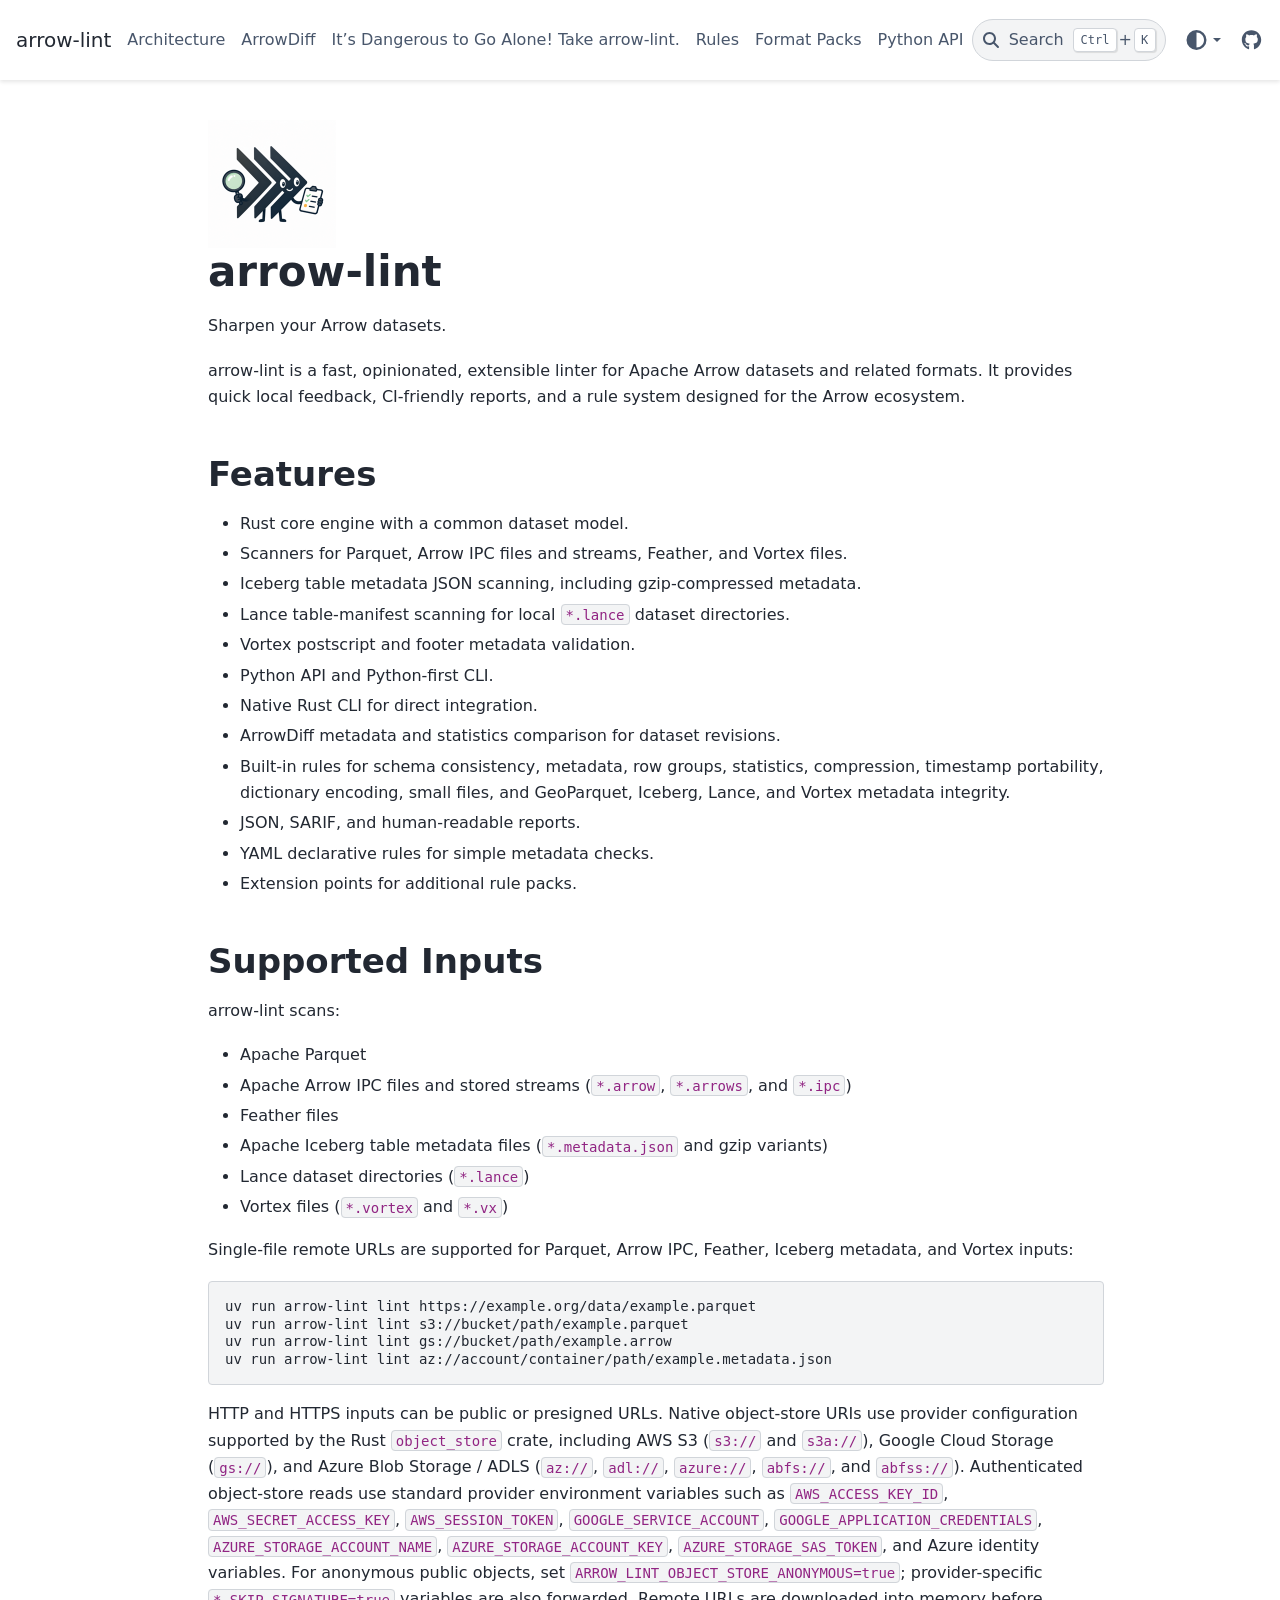
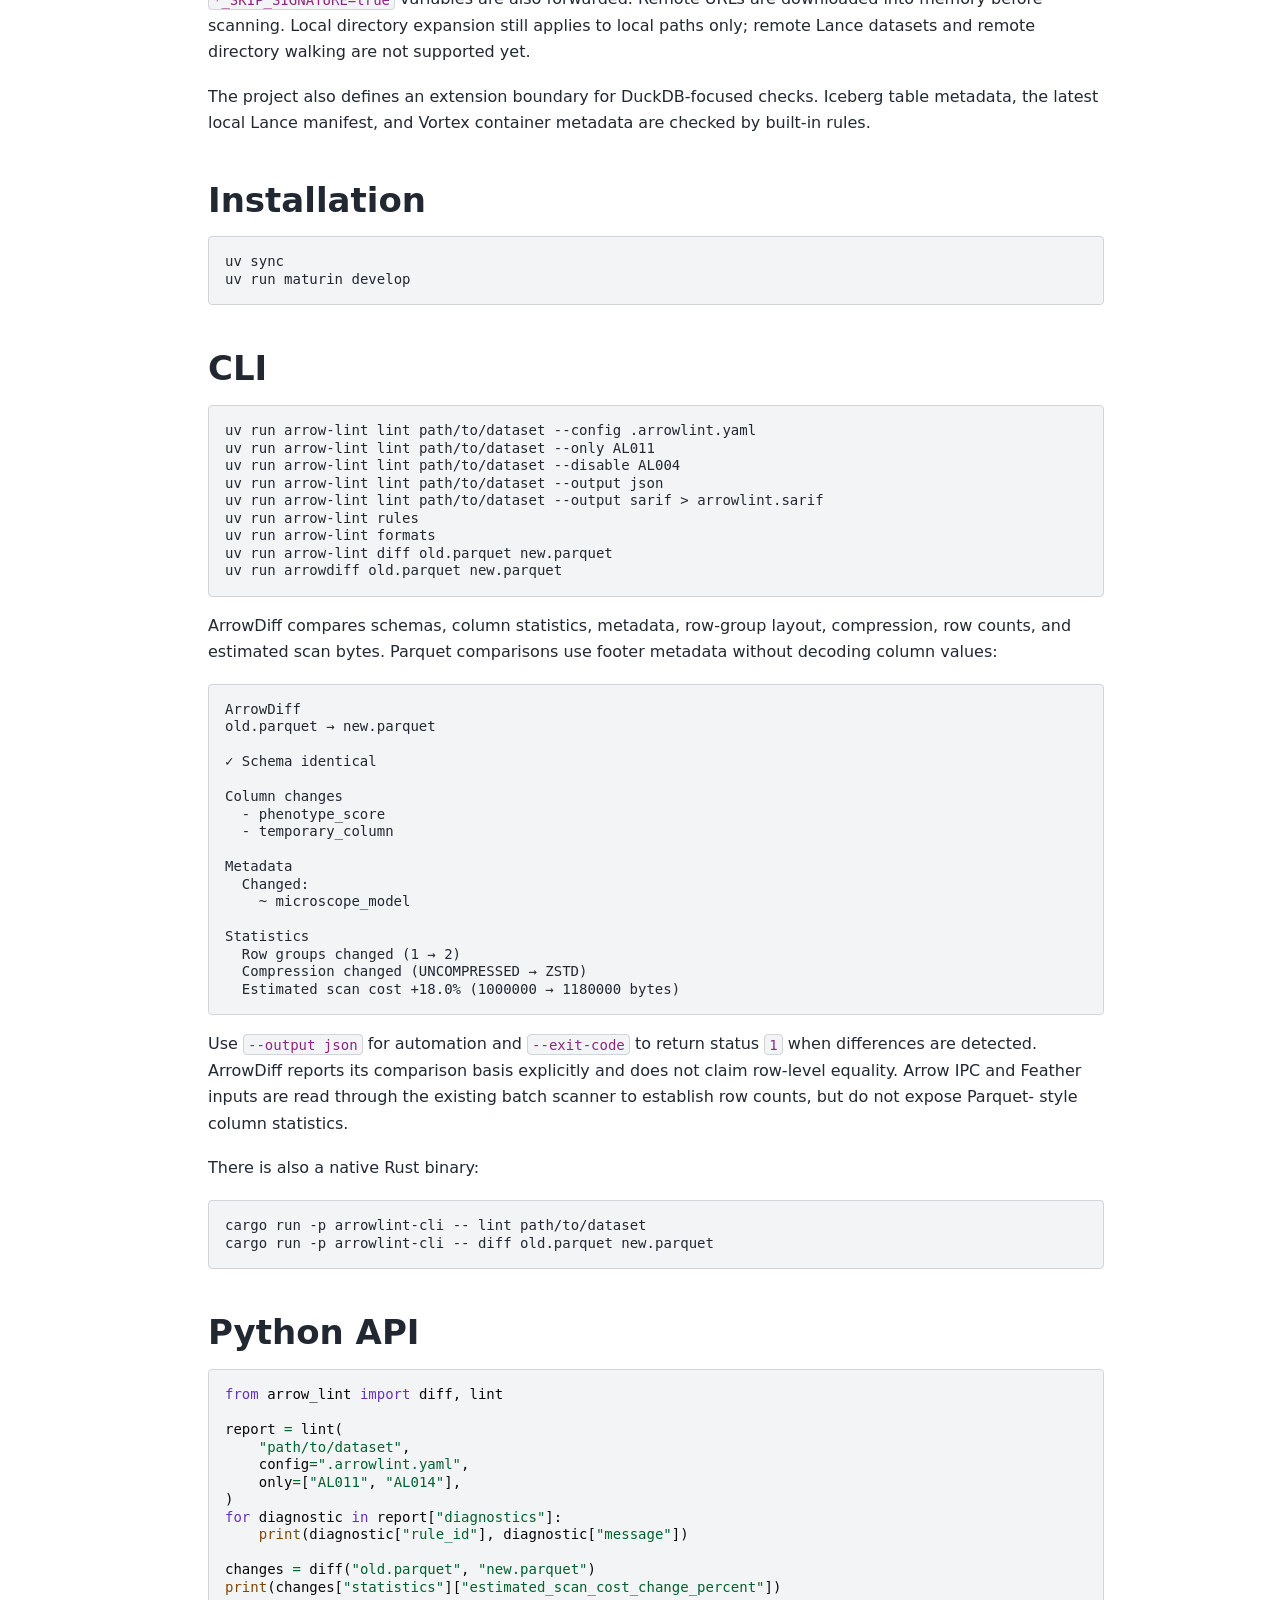
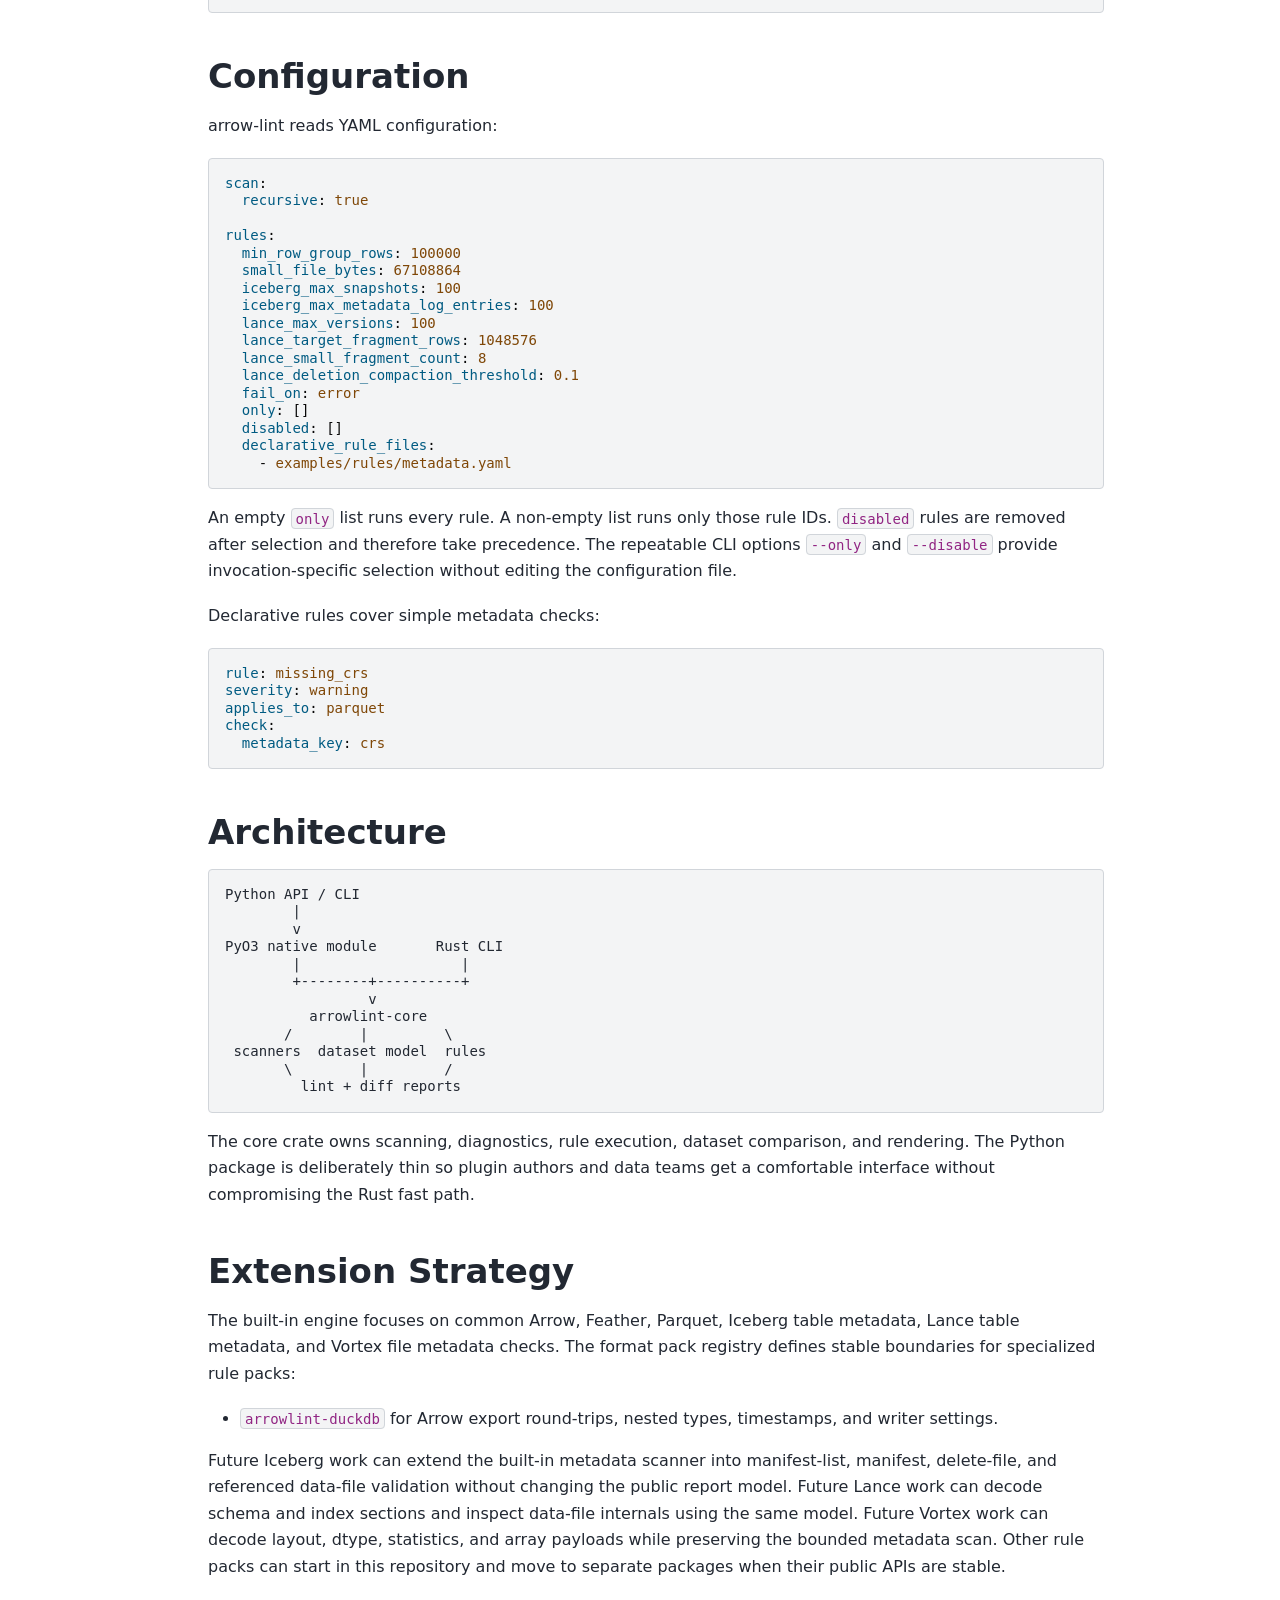
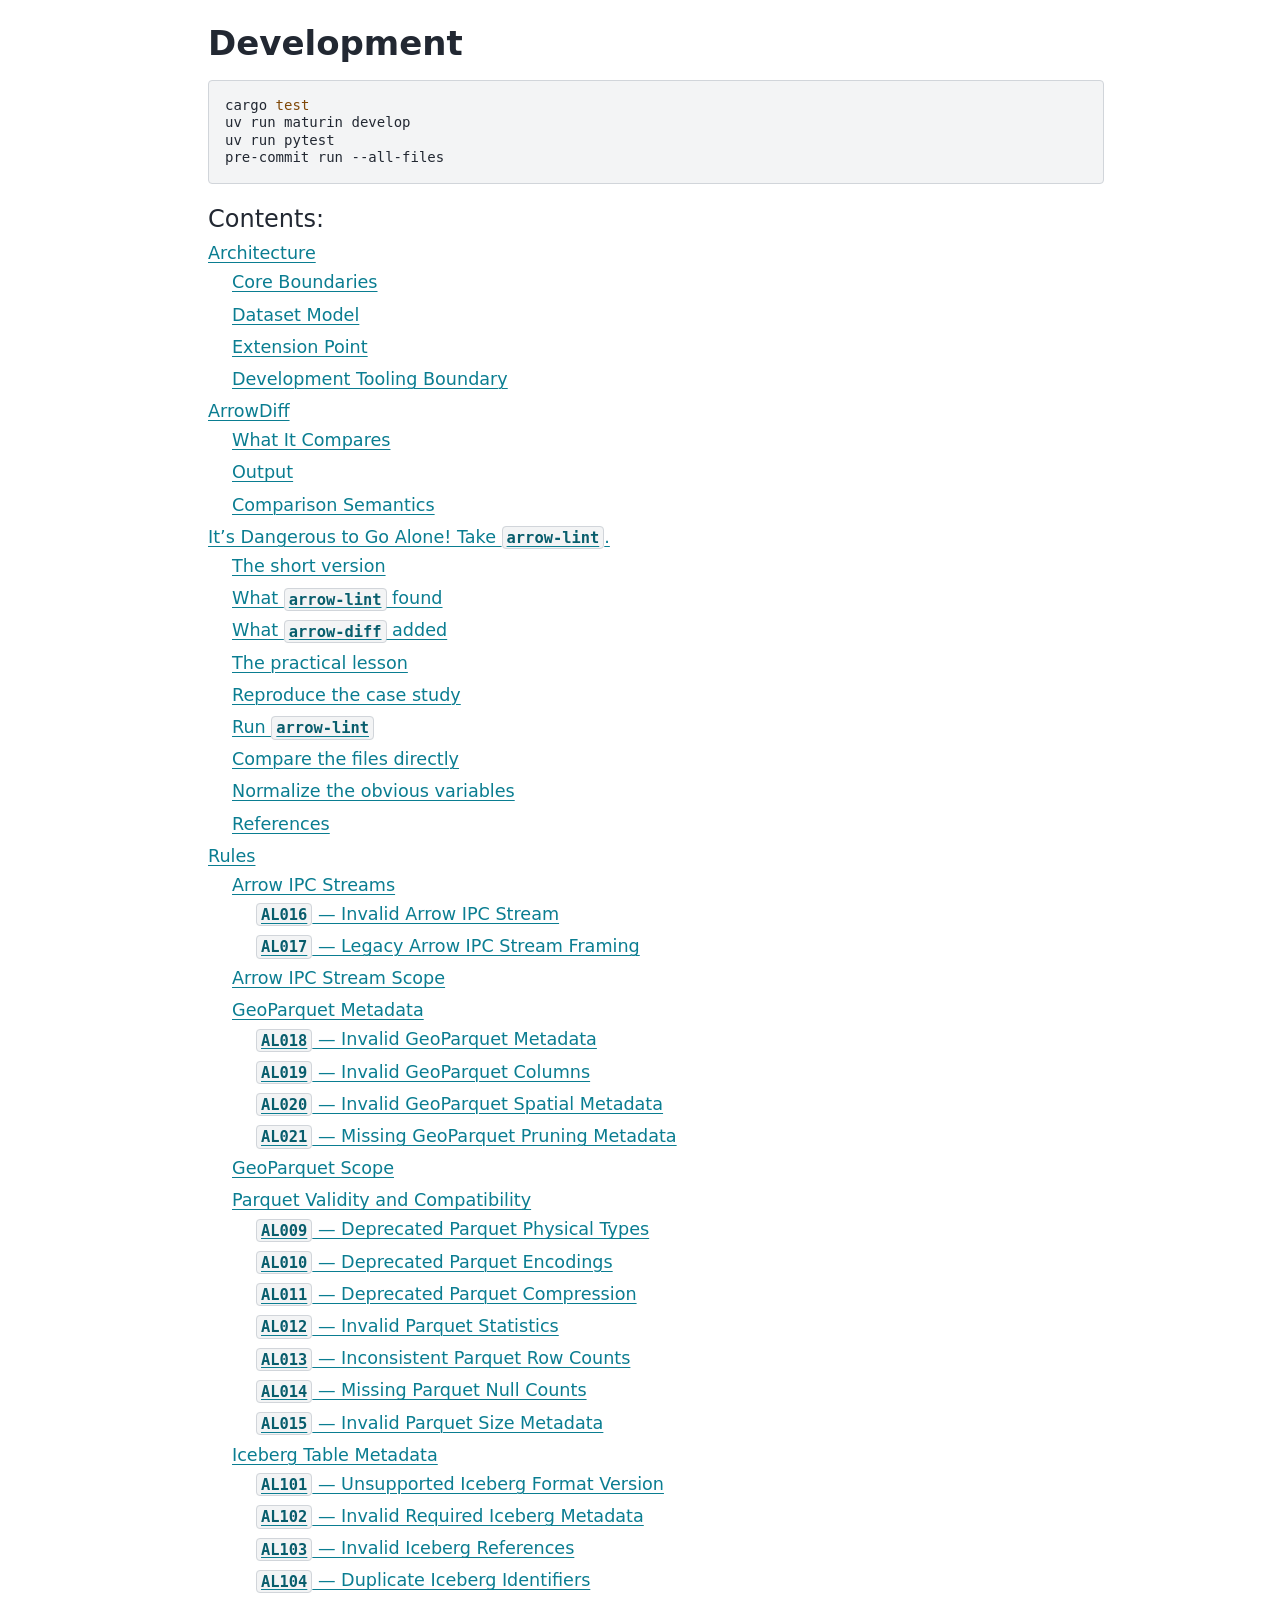
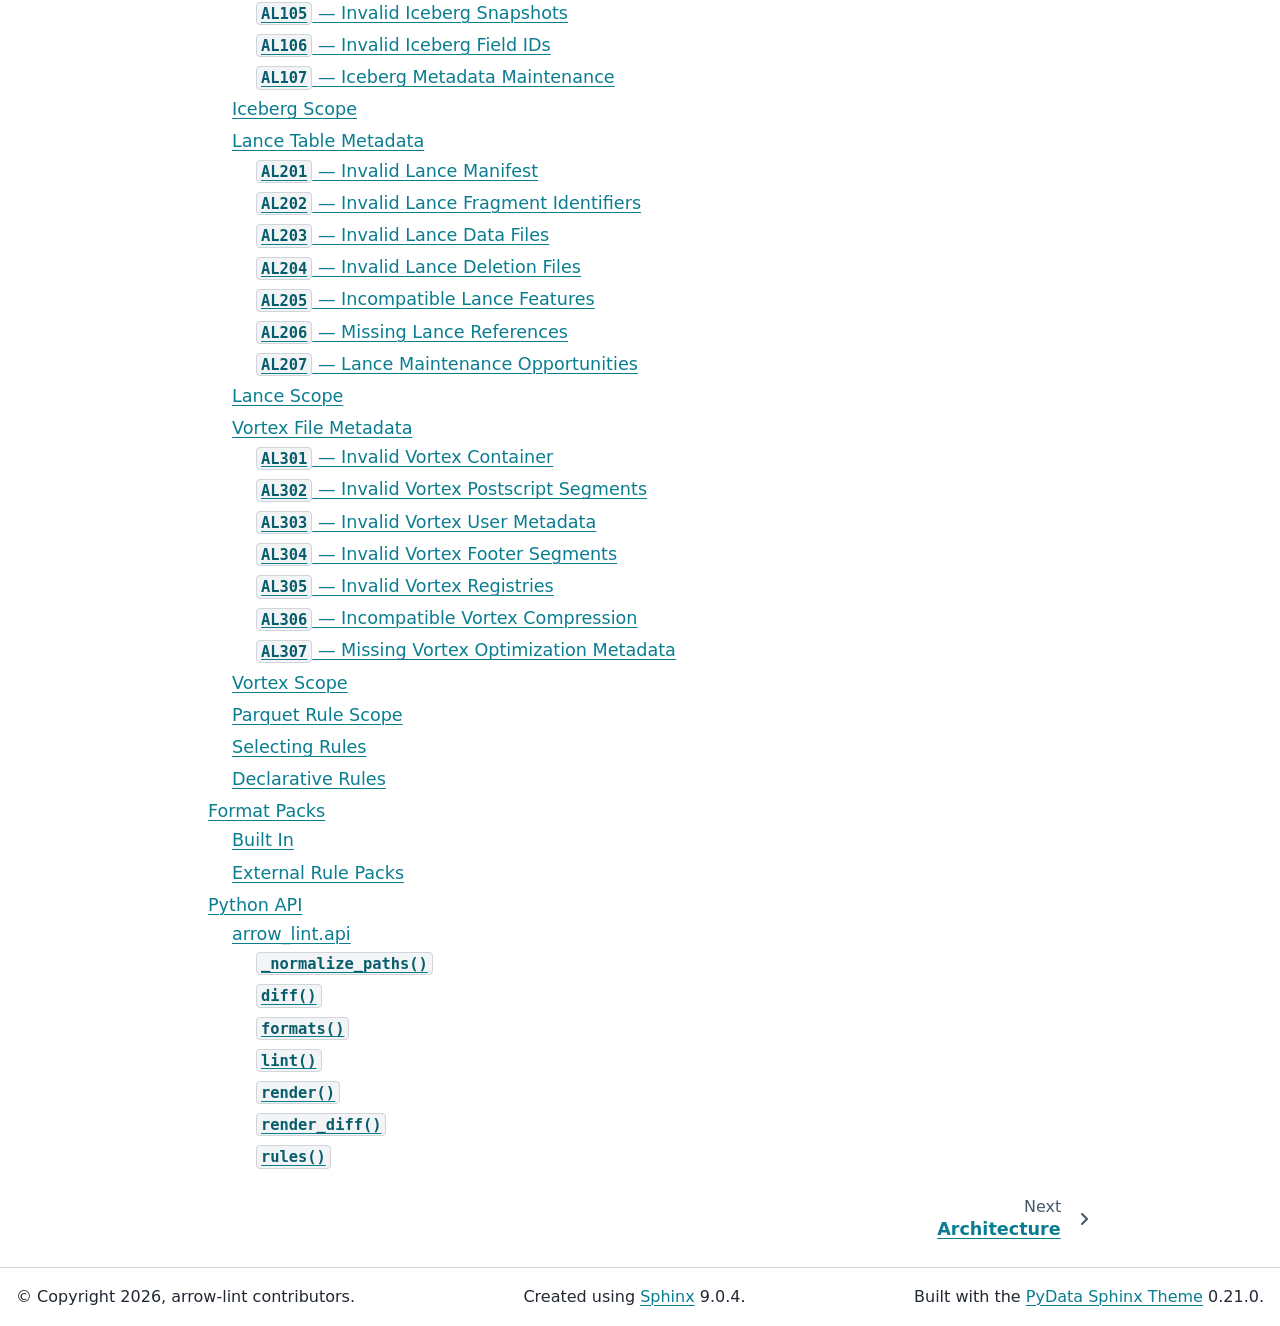
<file: index.html>
<!DOCTYPE html>


<html lang="en" data-content_root="./" >

  <head>
    <meta charset="utf-8" />
    <meta name="viewport" content="width=device-width, initial-scale=1.0" /><meta name="viewport" content="width=device-width, initial-scale=1" />

    <title>arrow-lint &#8212; arrow-lint  documentation</title>
  
  
  
  <script data-cfasync="false">
    document.documentElement.dataset.mode = localStorage.getItem("mode") || "";
    document.documentElement.dataset.theme = localStorage.getItem("theme") || "";
  </script>
  <!--
    this give us a css class that will be invisible only if js is disabled
  -->
  <noscript>
    <style>
      .pst-js-only { display: none !important; }

    </style>
  </noscript>
  
  <!-- Loaded before other Sphinx assets -->
  <link href="_static/styles/theme.css?digest=cb8930eaaf36d9849b67" rel="stylesheet" />
<link href="_static/styles/pydata-sphinx-theme.css?digest=cb8930eaaf36d9849b67" rel="stylesheet" />

    <link rel="stylesheet" type="text/css" href="_static/pygments.css?v=8f2a1f02" />
    <link rel="stylesheet" type="text/css" href="_static/mystnb.11b39860a7a0cbfd473a3ad8a317855267ff0bd372690045ca344a6b62be495e.css" />
    <link rel="stylesheet" type="text/css" href="_static/custom.css?v=63dfd3e1" />
  
  <!-- So that users can add custom icons -->
  <script defer src="_static/scripts/fontawesome.js?digest=cb8930eaaf36d9849b67"></script>
  <!-- Pre-loaded scripts that we'll load fully later -->
  <link rel="preload" as="script" href="_static/scripts/bootstrap.js?digest=cb8930eaaf36d9849b67" />
<link rel="preload" as="script" href="_static/scripts/pydata-sphinx-theme.js?digest=cb8930eaaf36d9849b67" />

    <script src="_static/documentation_options.js?v=5929fcd5"></script>
    <script src="_static/doctools.js?v=fd6eb6e6"></script>
    <script src="_static/sphinx_highlight.js?v=6ffebe34"></script>
    <script>DOCUMENTATION_OPTIONS.pagename = 'index';</script>
    <script>DOCUMENTATION_OPTIONS.search_as_you_type = false;</script>
    <link rel="index" title="Index" href="genindex.html" />
    <link rel="search" title="Search" href="search.html" />
    <link rel="next" title="Architecture" href="architecture.html" />
  <meta name="viewport" content="width=device-width, initial-scale=1"/>
  <meta name="docsearch:language" content="en"/>
  <meta name="docsearch:version" content="" />
  
    
    <script src="_static/searchtools.js"></script>
    <script src="_static/language_data.js"></script>
    <script src="searchindex.js"></script>
  
  </head>
  <body data-default-mode="">
  
  
  <div id="pst-skip-link" class="skip-link d-print-none"><a href="#main-content">Skip to main content</a></div>

  
  <div id="pst-scroll-pixel-helper"></div>
  
  <button type="button" class="btn rounded-pill" id="pst-back-to-top">
    <i class="fa-solid fa-arrow-up"></i>Back to top</button>
  
  
  
  
  <dialog id="pst-search-dialog">
    
<form class="bd-search d-flex align-items-center"
      action="search.html"
      method="get">
  <i class="fa-solid fa-magnifying-glass"></i>
  <input type="search"
         class="form-control"
         name="q"
         placeholder="Search the docs ..."
         aria-label="Search the docs ..."
         autocomplete="off"
         autocorrect="off"
         autocapitalize="off"
         spellcheck="false"/>
  <span class="search-button__kbd-shortcut"><kbd class="kbd-shortcut__modifier">Ctrl</kbd>+<kbd>K</kbd></span>
</form>
  </dialog>

  <div class="pst-async-banner-revealer d-none">
  <aside id="bd-header-version-warning" class="d-none d-print-none" aria-label="Version warning"></aside>
</div>

  
    <header id="pst-header" class="bd-header navbar navbar-expand-lg bd-navbar d-print-none">
<div class="bd-header__inner bd-page-width">
  <button class="pst-navbar-icon sidebar-toggle primary-toggle" aria-label="Site navigation">
    <span class="fa-solid fa-bars"></span>
  </button>
  
  
  <div class=" navbar-header-items__start">
    
      <div class="navbar-item">

  
    
  

<a class="navbar-brand logo" href="#">
  
  
  
  
  
  
    <p class="title logo__title">arrow-lint</p>
  
</a></div>
    
  </div>
  
  <div class=" navbar-header-items">
    
    <div class="me-auto navbar-header-items__center">
      
        <div class="navbar-item">
<nav>
  <ul class="bd-navbar-elements navbar-nav">
    
<li class="nav-item ">
  <a class="nav-link nav-internal" href="architecture.html">
    Architecture
  </a>
</li>


<li class="nav-item ">
  <a class="nav-link nav-internal" href="arrowdiff.html">
    ArrowDiff
  </a>
</li>


<li class="nav-item ">
  <a class="nav-link nav-internal" href="case-studies/parquet-writers.html">
    It’s Dangerous to Go Alone! Take arrow-lint.
  </a>
</li>


<li class="nav-item ">
  <a class="nav-link nav-internal" href="rules.html">
    Rules
  </a>
</li>


<li class="nav-item ">
  <a class="nav-link nav-internal" href="format-packs.html">
    Format Packs
  </a>
</li>


<li class="nav-item ">
  <a class="nav-link nav-internal" href="python-api.html">
    Python API
  </a>
</li>

  </ul>
</nav></div>
      
    </div>
    
    
    <div class="navbar-header-items__end">
      
        <div class="navbar-item navbar-persistent--container">
          

<button class="btn search-button-field search-button__button pst-js-only" title="Search" aria-label="Search" data-bs-placement="bottom" data-bs-toggle="tooltip">
 <i class="fa-solid fa-magnifying-glass"></i>
 <span class="search-button__default-text">Search</span>
 <span class="search-button__kbd-shortcut"><kbd class="kbd-shortcut__modifier">Ctrl</kbd>+<kbd class="kbd-shortcut__modifier">K</kbd></span>
</button>
        </div>
      
      
        <div class="navbar-item">

<div class="theme-switch-container dropdown pst-js-only" data-bs-toggle="tooltip" data-bs-placement="bottom" title="Color mode">
  <button class="btn btn-sm nav-link pst-navbar-icon theme-switch-button dropdown-toggle" aria-label="Color mode" data-bs-toggle="dropdown">
    <i class="theme-switch fa-solid fa-sun fa-lg fa-fw" data-mode="light" title="Light"></i>
    <i class="theme-switch fa-solid fa-moon fa-lg fa-fw" data-mode="dark" title="Dark"></i>
    <i class="theme-switch fa-solid fa-circle-half-stroke fa-lg fa-fw" data-mode="auto" title="System Settings"></i>
  </button>
  <ul class="dropdown-menu dropdown-menu-end">
    <li><button class="dropdown-item d-flex align-items-center theme-change-button" data-mode="auto"><i class="fa-solid fa-circle-half-stroke fa-lg fa-fw me-1"></i>System Settings</button></li>
    <li><button class="dropdown-item d-flex align-items-center theme-change-button" data-mode="light"><i class="fa-solid fa-sun fa-lg fa-fw me-1"></i>Light</button></li>
    <li><button class="dropdown-item d-flex align-items-center theme-change-button" data-mode="dark"><i class="fa-solid fa-moon fa-lg fa-fw me-1"></i>Dark</button></li>
  </ul>
</div></div>
      
        <div class="navbar-item"><ul class="navbar-icon-links"
    aria-label="Icon Links">
        <li class="nav-item">
          
          
          
          
          
          
          
          
          <a href="https://github.com/CU-DBMI/arrow-lint" title="GitHub" class="nav-link pst-navbar-icon" rel="noopener" target="_blank" data-bs-toggle="tooltip" data-bs-placement="bottom"><i class="fa-brands fa-github fa-lg" aria-hidden="true"></i><span class="visually-hidden">GitHub</span></a>
        </li>
</ul></div>
      
    </div>
    
  </div>
  
  
    <div class="navbar-persistent--mobile">

<button class="btn search-button-field search-button__button pst-js-only" title="Search" aria-label="Search" data-bs-placement="bottom" data-bs-toggle="tooltip">
 <i class="fa-solid fa-magnifying-glass"></i>
 <span class="search-button__default-text">Search</span>
 <span class="search-button__kbd-shortcut"><kbd class="kbd-shortcut__modifier">Ctrl</kbd>+<kbd class="kbd-shortcut__modifier">K</kbd></span>
</button>
    </div>
  

  
</div>

    </header>
  

  <div class="bd-container">
    <div class="bd-container__inner bd-page-width">
      
      
      
        
      
      <dialog id="pst-primary-sidebar-modal"></dialog>
      <div id="pst-primary-sidebar" class="bd-sidebar-primary bd-sidebar hide-on-wide">
        

  
  <div class="sidebar-header-items sidebar-primary__section">
    
    
      <div class="sidebar-header-items__center">
        
          
          
            <div class="navbar-item">
<nav>
  <ul class="bd-navbar-elements navbar-nav">
    
<li class="nav-item ">
  <a class="nav-link nav-internal" href="architecture.html">
    Architecture
  </a>
</li>


<li class="nav-item ">
  <a class="nav-link nav-internal" href="arrowdiff.html">
    ArrowDiff
  </a>
</li>


<li class="nav-item ">
  <a class="nav-link nav-internal" href="case-studies/parquet-writers.html">
    It’s Dangerous to Go Alone! Take arrow-lint.
  </a>
</li>


<li class="nav-item ">
  <a class="nav-link nav-internal" href="rules.html">
    Rules
  </a>
</li>


<li class="nav-item ">
  <a class="nav-link nav-internal" href="format-packs.html">
    Format Packs
  </a>
</li>


<li class="nav-item ">
  <a class="nav-link nav-internal" href="python-api.html">
    Python API
  </a>
</li>

  </ul>
</nav></div>
          
        
      </div>
    
    
    
      <div class="sidebar-header-items__end">
        
          <div class="navbar-item">

<div class="theme-switch-container dropdown pst-js-only" data-bs-toggle="tooltip" data-bs-placement="bottom" title="Color mode">
  <button class="btn btn-sm nav-link pst-navbar-icon theme-switch-button dropdown-toggle" aria-label="Color mode" data-bs-toggle="dropdown">
    <i class="theme-switch fa-solid fa-sun fa-lg fa-fw" data-mode="light" title="Light"></i>
    <i class="theme-switch fa-solid fa-moon fa-lg fa-fw" data-mode="dark" title="Dark"></i>
    <i class="theme-switch fa-solid fa-circle-half-stroke fa-lg fa-fw" data-mode="auto" title="System Settings"></i>
  </button>
  <ul class="dropdown-menu dropdown-menu-end">
    <li><button class="dropdown-item d-flex align-items-center theme-change-button" data-mode="auto"><i class="fa-solid fa-circle-half-stroke fa-lg fa-fw me-1"></i>System Settings</button></li>
    <li><button class="dropdown-item d-flex align-items-center theme-change-button" data-mode="light"><i class="fa-solid fa-sun fa-lg fa-fw me-1"></i>Light</button></li>
    <li><button class="dropdown-item d-flex align-items-center theme-change-button" data-mode="dark"><i class="fa-solid fa-moon fa-lg fa-fw me-1"></i>Dark</button></li>
  </ul>
</div></div>
        
          <div class="navbar-item"><ul class="navbar-icon-links"
    aria-label="Icon Links">
        <li class="nav-item">
          
          
          
          
          
          
          
          
          <a href="https://github.com/CU-DBMI/arrow-lint" title="GitHub" class="nav-link pst-navbar-icon" rel="noopener" target="_blank" data-bs-toggle="tooltip" data-bs-placement="bottom"><i class="fa-brands fa-github fa-lg" aria-hidden="true"></i><span class="visually-hidden">GitHub</span></a>
        </li>
</ul></div>
        
      </div>
    
  </div>
  
  
  <div class="sidebar-primary-items__end sidebar-primary__section">
      <div class="sidebar-primary-item">
<div id="ethical-ad-placement"
      class="flat"
      data-ea-publisher="readthedocs"
      data-ea-type="readthedocs-sidebar"
      data-ea-manual="true">
</div></div>
  </div>


      </div>
      
      <main id="main-content" class="bd-main" role="main">
        
        
          <div class="bd-content">
            <div class="bd-article-container">
              
              <div class="bd-header-article d-print-none"></div>
              
              
              
                
<div id="searchbox"></div>
                <article class="bd-article">
                  
  <!-- include contents from the root readme -->
<img src="docs/src/images/arrow-lint-logo.png" alt="arrow-lint logo" width="128">
<section id="arrow-lint">
<h1>arrow-lint<a class="headerlink" href="#arrow-lint" title="Link to this heading">#</a></h1>
<p>Sharpen your Arrow datasets.</p>
<p>arrow-lint is a fast, opinionated, extensible linter for Apache Arrow datasets
and related formats. It provides quick local feedback, CI-friendly reports, and
a rule system designed for the Arrow ecosystem.</p>
<section id="features">
<h2>Features<a class="headerlink" href="#features" title="Link to this heading">#</a></h2>
<ul class="simple">
<li><p>Rust core engine with a common dataset model.</p></li>
<li><p>Scanners for Parquet, Arrow IPC files and streams, Feather, and Vortex files.</p></li>
<li><p>Iceberg table metadata JSON scanning, including gzip-compressed metadata.</p></li>
<li><p>Lance table-manifest scanning for local <code class="docutils literal notranslate"><span class="pre">*.lance</span></code> dataset directories.</p></li>
<li><p>Vortex postscript and footer metadata validation.</p></li>
<li><p>Python API and Python-first CLI.</p></li>
<li><p>Native Rust CLI for direct integration.</p></li>
<li><p>ArrowDiff metadata and statistics comparison for dataset revisions.</p></li>
<li><p>Built-in rules for schema consistency, metadata, row groups, statistics,
compression, timestamp portability, dictionary encoding, small files, and
GeoParquet, Iceberg, Lance, and Vortex metadata integrity.</p></li>
<li><p>JSON, SARIF, and human-readable reports.</p></li>
<li><p>YAML declarative rules for simple metadata checks.</p></li>
<li><p>Extension points for additional rule packs.</p></li>
</ul>
</section>
<section id="supported-inputs">
<h2>Supported Inputs<a class="headerlink" href="#supported-inputs" title="Link to this heading">#</a></h2>
<p>arrow-lint scans:</p>
<ul class="simple">
<li><p>Apache Parquet</p></li>
<li><p>Apache Arrow IPC files and stored streams (<code class="docutils literal notranslate"><span class="pre">*.arrow</span></code>, <code class="docutils literal notranslate"><span class="pre">*.arrows</span></code>, and <code class="docutils literal notranslate"><span class="pre">*.ipc</span></code>)</p></li>
<li><p>Feather files</p></li>
<li><p>Apache Iceberg table metadata files (<code class="docutils literal notranslate"><span class="pre">*.metadata.json</span></code> and gzip variants)</p></li>
<li><p>Lance dataset directories (<code class="docutils literal notranslate"><span class="pre">*.lance</span></code>)</p></li>
<li><p>Vortex files (<code class="docutils literal notranslate"><span class="pre">*.vortex</span></code> and <code class="docutils literal notranslate"><span class="pre">*.vx</span></code>)</p></li>
</ul>
<p>Single-file remote URLs are supported for Parquet, Arrow IPC, Feather, Iceberg
metadata, and Vortex inputs:</p>
<div class="highlight-bash notranslate"><div class="highlight"><pre><span></span>uv<span class="w"> </span>run<span class="w"> </span>arrow-lint<span class="w"> </span>lint<span class="w"> </span>https://example.org/data/example.parquet
uv<span class="w"> </span>run<span class="w"> </span>arrow-lint<span class="w"> </span>lint<span class="w"> </span>s3://bucket/path/example.parquet
uv<span class="w"> </span>run<span class="w"> </span>arrow-lint<span class="w"> </span>lint<span class="w"> </span>gs://bucket/path/example.arrow
uv<span class="w"> </span>run<span class="w"> </span>arrow-lint<span class="w"> </span>lint<span class="w"> </span>az://account/container/path/example.metadata.json
</pre></div>
</div>
<p>HTTP and HTTPS inputs can be public or presigned URLs. Native object-store URIs
use provider configuration supported by the Rust <code class="docutils literal notranslate"><span class="pre">object_store</span></code> crate, including
AWS S3 (<code class="docutils literal notranslate"><span class="pre">s3://</span></code> and <code class="docutils literal notranslate"><span class="pre">s3a://</span></code>), Google Cloud Storage (<code class="docutils literal notranslate"><span class="pre">gs://</span></code>), and Azure Blob
Storage / ADLS (<code class="docutils literal notranslate"><span class="pre">az://</span></code>, <code class="docutils literal notranslate"><span class="pre">adl://</span></code>, <code class="docutils literal notranslate"><span class="pre">azure://</span></code>, <code class="docutils literal notranslate"><span class="pre">abfs://</span></code>, and <code class="docutils literal notranslate"><span class="pre">abfss://</span></code>).
Authenticated object-store reads use standard provider environment variables
such as <code class="docutils literal notranslate"><span class="pre">AWS_ACCESS_KEY_ID</span></code>, <code class="docutils literal notranslate"><span class="pre">AWS_SECRET_ACCESS_KEY</span></code>, <code class="docutils literal notranslate"><span class="pre">AWS_SESSION_TOKEN</span></code>,
<code class="docutils literal notranslate"><span class="pre">GOOGLE_SERVICE_ACCOUNT</span></code>, <code class="docutils literal notranslate"><span class="pre">GOOGLE_APPLICATION_CREDENTIALS</span></code>,
<code class="docutils literal notranslate"><span class="pre">AZURE_STORAGE_ACCOUNT_NAME</span></code>, <code class="docutils literal notranslate"><span class="pre">AZURE_STORAGE_ACCOUNT_KEY</span></code>,
<code class="docutils literal notranslate"><span class="pre">AZURE_STORAGE_SAS_TOKEN</span></code>, and Azure identity variables. For anonymous public
objects, set <code class="docutils literal notranslate"><span class="pre">ARROW_LINT_OBJECT_STORE_ANONYMOUS=true</span></code>; provider-specific
<code class="docutils literal notranslate"><span class="pre">*_SKIP_SIGNATURE=true</span></code> variables are also forwarded. Remote URLs are
downloaded into memory before scanning. Local directory
expansion still applies to local paths only; remote Lance datasets and remote
directory walking are not supported yet.</p>
<p>The project also defines an extension boundary for DuckDB-focused checks.
Iceberg table metadata, the latest local Lance manifest, and Vortex container
metadata are checked by built-in rules.</p>
</section>
<section id="installation">
<h2>Installation<a class="headerlink" href="#installation" title="Link to this heading">#</a></h2>
<div class="highlight-bash notranslate"><div class="highlight"><pre><span></span>uv<span class="w"> </span>sync
uv<span class="w"> </span>run<span class="w"> </span>maturin<span class="w"> </span>develop
</pre></div>
</div>
</section>
<section id="cli">
<h2>CLI<a class="headerlink" href="#cli" title="Link to this heading">#</a></h2>
<div class="highlight-bash notranslate"><div class="highlight"><pre><span></span>uv<span class="w"> </span>run<span class="w"> </span>arrow-lint<span class="w"> </span>lint<span class="w"> </span>path/to/dataset<span class="w"> </span>--config<span class="w"> </span>.arrowlint.yaml
uv<span class="w"> </span>run<span class="w"> </span>arrow-lint<span class="w"> </span>lint<span class="w"> </span>path/to/dataset<span class="w"> </span>--only<span class="w"> </span>AL011
uv<span class="w"> </span>run<span class="w"> </span>arrow-lint<span class="w"> </span>lint<span class="w"> </span>path/to/dataset<span class="w"> </span>--disable<span class="w"> </span>AL004
uv<span class="w"> </span>run<span class="w"> </span>arrow-lint<span class="w"> </span>lint<span class="w"> </span>path/to/dataset<span class="w"> </span>--output<span class="w"> </span>json
uv<span class="w"> </span>run<span class="w"> </span>arrow-lint<span class="w"> </span>lint<span class="w"> </span>path/to/dataset<span class="w"> </span>--output<span class="w"> </span>sarif<span class="w"> </span>&gt;<span class="w"> </span>arrowlint.sarif
uv<span class="w"> </span>run<span class="w"> </span>arrow-lint<span class="w"> </span>rules
uv<span class="w"> </span>run<span class="w"> </span>arrow-lint<span class="w"> </span>formats
uv<span class="w"> </span>run<span class="w"> </span>arrow-lint<span class="w"> </span>diff<span class="w"> </span>old.parquet<span class="w"> </span>new.parquet
uv<span class="w"> </span>run<span class="w"> </span>arrowdiff<span class="w"> </span>old.parquet<span class="w"> </span>new.parquet
</pre></div>
</div>
<p>ArrowDiff compares schemas, column statistics, metadata, row-group layout,
compression, row counts, and estimated scan bytes. Parquet comparisons use
footer metadata without decoding column values:</p>
<div class="highlight-text notranslate"><div class="highlight"><pre><span></span>ArrowDiff
old.parquet → new.parquet

✓ Schema identical

Column changes
  - phenotype_score
  - temporary_column

Metadata
  Changed:
    ~ microscope_model

Statistics
  Row groups changed (1 → 2)
  Compression changed (UNCOMPRESSED → ZSTD)
  Estimated scan cost +18.0% (1000000 → 1180000 bytes)
</pre></div>
</div>
<p>Use <code class="docutils literal notranslate"><span class="pre">--output</span> <span class="pre">json</span></code> for automation and <code class="docutils literal notranslate"><span class="pre">--exit-code</span></code> to return status <code class="docutils literal notranslate"><span class="pre">1</span></code> when
differences are detected. ArrowDiff reports its comparison basis explicitly and
does not claim row-level equality. Arrow IPC and Feather inputs are read through
the existing batch scanner to establish row counts, but do not expose Parquet-
style column statistics.</p>
<p>There is also a native Rust binary:</p>
<div class="highlight-bash notranslate"><div class="highlight"><pre><span></span>cargo<span class="w"> </span>run<span class="w"> </span>-p<span class="w"> </span>arrowlint-cli<span class="w"> </span>--<span class="w"> </span>lint<span class="w"> </span>path/to/dataset
cargo<span class="w"> </span>run<span class="w"> </span>-p<span class="w"> </span>arrowlint-cli<span class="w"> </span>--<span class="w"> </span>diff<span class="w"> </span>old.parquet<span class="w"> </span>new.parquet
</pre></div>
</div>
</section>
<section id="python-api">
<h2>Python API<a class="headerlink" href="#python-api" title="Link to this heading">#</a></h2>
<div class="highlight-python notranslate"><div class="highlight"><pre><span></span><span class="kn">from</span><span class="w"> </span><span class="nn">arrow_lint</span><span class="w"> </span><span class="kn">import</span> <span class="n">diff</span><span class="p">,</span> <span class="n">lint</span>

<span class="n">report</span> <span class="o">=</span> <span class="n">lint</span><span class="p">(</span>
    <span class="s2">&quot;path/to/dataset&quot;</span><span class="p">,</span>
    <span class="n">config</span><span class="o">=</span><span class="s2">&quot;.arrowlint.yaml&quot;</span><span class="p">,</span>
    <span class="n">only</span><span class="o">=</span><span class="p">[</span><span class="s2">&quot;AL011&quot;</span><span class="p">,</span> <span class="s2">&quot;AL014&quot;</span><span class="p">],</span>
<span class="p">)</span>
<span class="k">for</span> <span class="n">diagnostic</span> <span class="ow">in</span> <span class="n">report</span><span class="p">[</span><span class="s2">&quot;diagnostics&quot;</span><span class="p">]:</span>
    <span class="nb">print</span><span class="p">(</span><span class="n">diagnostic</span><span class="p">[</span><span class="s2">&quot;rule_id&quot;</span><span class="p">],</span> <span class="n">diagnostic</span><span class="p">[</span><span class="s2">&quot;message&quot;</span><span class="p">])</span>

<span class="n">changes</span> <span class="o">=</span> <span class="n">diff</span><span class="p">(</span><span class="s2">&quot;old.parquet&quot;</span><span class="p">,</span> <span class="s2">&quot;new.parquet&quot;</span><span class="p">)</span>
<span class="nb">print</span><span class="p">(</span><span class="n">changes</span><span class="p">[</span><span class="s2">&quot;statistics&quot;</span><span class="p">][</span><span class="s2">&quot;estimated_scan_cost_change_percent&quot;</span><span class="p">])</span>
</pre></div>
</div>
</section>
<section id="configuration">
<h2>Configuration<a class="headerlink" href="#configuration" title="Link to this heading">#</a></h2>
<p>arrow-lint reads YAML configuration:</p>
<div class="highlight-yaml notranslate"><div class="highlight"><pre><span></span><span class="nt">scan</span><span class="p">:</span>
<span class="w">  </span><span class="nt">recursive</span><span class="p">:</span><span class="w"> </span><span class="l l-Scalar l-Scalar-Plain">true</span>

<span class="nt">rules</span><span class="p">:</span>
<span class="w">  </span><span class="nt">min_row_group_rows</span><span class="p">:</span><span class="w"> </span><span class="l l-Scalar l-Scalar-Plain">100000</span>
<span class="w">  </span><span class="nt">small_file_bytes</span><span class="p">:</span><span class="w"> </span><span class="l l-Scalar l-Scalar-Plain">67108864</span>
<span class="w">  </span><span class="nt">iceberg_max_snapshots</span><span class="p">:</span><span class="w"> </span><span class="l l-Scalar l-Scalar-Plain">100</span>
<span class="w">  </span><span class="nt">iceberg_max_metadata_log_entries</span><span class="p">:</span><span class="w"> </span><span class="l l-Scalar l-Scalar-Plain">100</span>
<span class="w">  </span><span class="nt">lance_max_versions</span><span class="p">:</span><span class="w"> </span><span class="l l-Scalar l-Scalar-Plain">100</span>
<span class="w">  </span><span class="nt">lance_target_fragment_rows</span><span class="p">:</span><span class="w"> </span><span class="l l-Scalar l-Scalar-Plain">1048576</span>
<span class="w">  </span><span class="nt">lance_small_fragment_count</span><span class="p">:</span><span class="w"> </span><span class="l l-Scalar l-Scalar-Plain">8</span>
<span class="w">  </span><span class="nt">lance_deletion_compaction_threshold</span><span class="p">:</span><span class="w"> </span><span class="l l-Scalar l-Scalar-Plain">0.1</span>
<span class="w">  </span><span class="nt">fail_on</span><span class="p">:</span><span class="w"> </span><span class="l l-Scalar l-Scalar-Plain">error</span>
<span class="w">  </span><span class="nt">only</span><span class="p">:</span><span class="w"> </span><span class="p p-Indicator">[]</span>
<span class="w">  </span><span class="nt">disabled</span><span class="p">:</span><span class="w"> </span><span class="p p-Indicator">[]</span>
<span class="w">  </span><span class="nt">declarative_rule_files</span><span class="p">:</span>
<span class="w">    </span><span class="p p-Indicator">-</span><span class="w"> </span><span class="l l-Scalar l-Scalar-Plain">examples/rules/metadata.yaml</span>
</pre></div>
</div>
<p>An empty <code class="docutils literal notranslate"><span class="pre">only</span></code> list runs every rule. A non-empty list runs only those rule IDs.
<code class="docutils literal notranslate"><span class="pre">disabled</span></code> rules are removed after selection and therefore take precedence.
The repeatable CLI options <code class="docutils literal notranslate"><span class="pre">--only</span></code> and <code class="docutils literal notranslate"><span class="pre">--disable</span></code> provide invocation-specific
selection without editing the configuration file.</p>
<p>Declarative rules cover simple metadata checks:</p>
<div class="highlight-yaml notranslate"><div class="highlight"><pre><span></span><span class="nt">rule</span><span class="p">:</span><span class="w"> </span><span class="l l-Scalar l-Scalar-Plain">missing_crs</span>
<span class="nt">severity</span><span class="p">:</span><span class="w"> </span><span class="l l-Scalar l-Scalar-Plain">warning</span>
<span class="nt">applies_to</span><span class="p">:</span><span class="w"> </span><span class="l l-Scalar l-Scalar-Plain">parquet</span>
<span class="nt">check</span><span class="p">:</span>
<span class="w">  </span><span class="nt">metadata_key</span><span class="p">:</span><span class="w"> </span><span class="l l-Scalar l-Scalar-Plain">crs</span>
</pre></div>
</div>
</section>
<section id="architecture">
<h2>Architecture<a class="headerlink" href="#architecture" title="Link to this heading">#</a></h2>
<div class="highlight-text notranslate"><div class="highlight"><pre><span></span>Python API / CLI
        |
        v
PyO3 native module       Rust CLI
        |                   |
        +--------+----------+
                 v
          arrowlint-core
       /        |         \
 scanners  dataset model  rules
       \        |         /
         lint + diff reports
</pre></div>
</div>
<p>The core crate owns scanning, diagnostics, rule execution, dataset comparison,
and rendering. The Python package is deliberately thin so plugin authors and
data teams get a comfortable interface without compromising the Rust fast path.</p>
</section>
<section id="extension-strategy">
<h2>Extension Strategy<a class="headerlink" href="#extension-strategy" title="Link to this heading">#</a></h2>
<p>The built-in engine focuses on common Arrow, Feather, Parquet, Iceberg table
metadata, Lance table metadata, and Vortex file metadata checks. The format
pack registry defines stable boundaries for specialized rule packs:</p>
<ul class="simple">
<li><p><code class="docutils literal notranslate"><span class="pre">arrowlint-duckdb</span></code> for Arrow export round-trips, nested types, timestamps, and writer settings.</p></li>
</ul>
<p>Future Iceberg work can extend the built-in metadata scanner into manifest-list,
manifest, delete-file, and referenced data-file validation without changing the
public report model. Future Lance work can decode schema and index sections and
inspect data-file internals using the same model. Future Vortex work can decode
layout, dtype, statistics, and array payloads while preserving the bounded
metadata scan. Other rule packs can start in this repository and move to
separate packages when their public APIs are stable.</p>
</section>
<section id="development">
<h2>Development<a class="headerlink" href="#development" title="Link to this heading">#</a></h2>
<div class="highlight-bash notranslate"><div class="highlight"><pre><span></span>cargo<span class="w"> </span><span class="nb">test</span>
uv<span class="w"> </span>run<span class="w"> </span>maturin<span class="w"> </span>develop
uv<span class="w"> </span>run<span class="w"> </span>pytest
pre-commit<span class="w"> </span>run<span class="w"> </span>--all-files
</pre></div>
</div>
<div class="toctree-wrapper compound">
<p aria-level="2" class="caption" role="heading"><span class="caption-text">Contents:</span></p>
<ul>
<li class="toctree-l1"><a class="reference internal" href="architecture.html">Architecture</a><ul>
<li class="toctree-l2"><a class="reference internal" href="architecture.html#core-boundaries">Core Boundaries</a></li>
<li class="toctree-l2"><a class="reference internal" href="architecture.html#dataset-model">Dataset Model</a></li>
<li class="toctree-l2"><a class="reference internal" href="architecture.html#extension-point">Extension Point</a></li>
<li class="toctree-l2"><a class="reference internal" href="architecture.html#development-tooling-boundary">Development Tooling Boundary</a></li>
</ul>
</li>
<li class="toctree-l1"><a class="reference internal" href="arrowdiff.html">ArrowDiff</a><ul>
<li class="toctree-l2"><a class="reference internal" href="arrowdiff.html#what-it-compares">What It Compares</a></li>
<li class="toctree-l2"><a class="reference internal" href="arrowdiff.html#output">Output</a></li>
<li class="toctree-l2"><a class="reference internal" href="arrowdiff.html#comparison-semantics">Comparison Semantics</a></li>
</ul>
</li>
<li class="toctree-l1"><a class="reference internal" href="case-studies/parquet-writers.html">It’s Dangerous to Go Alone! Take <code class="docutils literal notranslate"><span class="pre">arrow-lint</span></code>.</a><ul>
<li class="toctree-l2"><a class="reference internal" href="case-studies/parquet-writers.html#the-short-version">The short version</a></li>
<li class="toctree-l2"><a class="reference internal" href="case-studies/parquet-writers.html#what-arrow-lint-found">What <code class="docutils literal notranslate"><span class="pre">arrow-lint</span></code> found</a></li>
<li class="toctree-l2"><a class="reference internal" href="case-studies/parquet-writers.html#what-arrow-diff-added">What <code class="docutils literal notranslate"><span class="pre">arrow-diff</span></code> added</a></li>
<li class="toctree-l2"><a class="reference internal" href="case-studies/parquet-writers.html#the-practical-lesson">The practical lesson</a></li>
<li class="toctree-l2"><a class="reference internal" href="case-studies/parquet-writers.html#reproduce-the-case-study">Reproduce the case study</a></li>
<li class="toctree-l2"><a class="reference internal" href="case-studies/parquet-writers.html#run-arrow-lint">Run <code class="docutils literal notranslate"><span class="pre">arrow-lint</span></code></a></li>
<li class="toctree-l2"><a class="reference internal" href="case-studies/parquet-writers.html#compare-the-files-directly">Compare the files directly</a></li>
<li class="toctree-l2"><a class="reference internal" href="case-studies/parquet-writers.html#normalize-the-obvious-variables">Normalize the obvious variables</a></li>
<li class="toctree-l2"><a class="reference internal" href="case-studies/parquet-writers.html#references">References</a></li>
</ul>
</li>
<li class="toctree-l1"><a class="reference internal" href="rules.html">Rules</a><ul>
<li class="toctree-l2"><a class="reference internal" href="rules.html#arrow-ipc-streams">Arrow IPC Streams</a><ul>
<li class="toctree-l3"><a class="reference internal" href="rules.html#al016-invalid-arrow-ipc-stream"><code class="docutils literal notranslate"><span class="pre">AL016</span></code> — Invalid Arrow IPC Stream</a></li>
<li class="toctree-l3"><a class="reference internal" href="rules.html#al017-legacy-arrow-ipc-stream-framing"><code class="docutils literal notranslate"><span class="pre">AL017</span></code> — Legacy Arrow IPC Stream Framing</a></li>
</ul>
</li>
<li class="toctree-l2"><a class="reference internal" href="rules.html#arrow-ipc-stream-scope">Arrow IPC Stream Scope</a></li>
<li class="toctree-l2"><a class="reference internal" href="rules.html#geoparquet-metadata">GeoParquet Metadata</a><ul>
<li class="toctree-l3"><a class="reference internal" href="rules.html#al018-invalid-geoparquet-metadata"><code class="docutils literal notranslate"><span class="pre">AL018</span></code> — Invalid GeoParquet Metadata</a></li>
<li class="toctree-l3"><a class="reference internal" href="rules.html#al019-invalid-geoparquet-columns"><code class="docutils literal notranslate"><span class="pre">AL019</span></code> — Invalid GeoParquet Columns</a></li>
<li class="toctree-l3"><a class="reference internal" href="rules.html#al020-invalid-geoparquet-spatial-metadata"><code class="docutils literal notranslate"><span class="pre">AL020</span></code> — Invalid GeoParquet Spatial Metadata</a></li>
<li class="toctree-l3"><a class="reference internal" href="rules.html#al021-missing-geoparquet-pruning-metadata"><code class="docutils literal notranslate"><span class="pre">AL021</span></code> — Missing GeoParquet Pruning Metadata</a></li>
</ul>
</li>
<li class="toctree-l2"><a class="reference internal" href="rules.html#geoparquet-scope">GeoParquet Scope</a></li>
<li class="toctree-l2"><a class="reference internal" href="rules.html#parquet-validity-and-compatibility">Parquet Validity and Compatibility</a><ul>
<li class="toctree-l3"><a class="reference internal" href="rules.html#al009-deprecated-parquet-physical-types"><code class="docutils literal notranslate"><span class="pre">AL009</span></code> — Deprecated Parquet Physical Types</a></li>
<li class="toctree-l3"><a class="reference internal" href="rules.html#al010-deprecated-parquet-encodings"><code class="docutils literal notranslate"><span class="pre">AL010</span></code> — Deprecated Parquet Encodings</a></li>
<li class="toctree-l3"><a class="reference internal" href="rules.html#al011-deprecated-parquet-compression"><code class="docutils literal notranslate"><span class="pre">AL011</span></code> — Deprecated Parquet Compression</a></li>
<li class="toctree-l3"><a class="reference internal" href="rules.html#al012-invalid-parquet-statistics"><code class="docutils literal notranslate"><span class="pre">AL012</span></code> — Invalid Parquet Statistics</a></li>
<li class="toctree-l3"><a class="reference internal" href="rules.html#al013-inconsistent-parquet-row-counts"><code class="docutils literal notranslate"><span class="pre">AL013</span></code> — Inconsistent Parquet Row Counts</a></li>
<li class="toctree-l3"><a class="reference internal" href="rules.html#al014-missing-parquet-null-counts"><code class="docutils literal notranslate"><span class="pre">AL014</span></code> — Missing Parquet Null Counts</a></li>
<li class="toctree-l3"><a class="reference internal" href="rules.html#al015-invalid-parquet-size-metadata"><code class="docutils literal notranslate"><span class="pre">AL015</span></code> — Invalid Parquet Size Metadata</a></li>
</ul>
</li>
<li class="toctree-l2"><a class="reference internal" href="rules.html#iceberg-table-metadata">Iceberg Table Metadata</a><ul>
<li class="toctree-l3"><a class="reference internal" href="rules.html#al101-unsupported-iceberg-format-version"><code class="docutils literal notranslate"><span class="pre">AL101</span></code> — Unsupported Iceberg Format Version</a></li>
<li class="toctree-l3"><a class="reference internal" href="rules.html#al102-invalid-required-iceberg-metadata"><code class="docutils literal notranslate"><span class="pre">AL102</span></code> — Invalid Required Iceberg Metadata</a></li>
<li class="toctree-l3"><a class="reference internal" href="rules.html#al103-invalid-iceberg-references"><code class="docutils literal notranslate"><span class="pre">AL103</span></code> — Invalid Iceberg References</a></li>
<li class="toctree-l3"><a class="reference internal" href="rules.html#al104-duplicate-iceberg-identifiers"><code class="docutils literal notranslate"><span class="pre">AL104</span></code> — Duplicate Iceberg Identifiers</a></li>
<li class="toctree-l3"><a class="reference internal" href="rules.html#al105-invalid-iceberg-snapshots"><code class="docutils literal notranslate"><span class="pre">AL105</span></code> — Invalid Iceberg Snapshots</a></li>
<li class="toctree-l3"><a class="reference internal" href="rules.html#al106-invalid-iceberg-field-ids"><code class="docutils literal notranslate"><span class="pre">AL106</span></code> — Invalid Iceberg Field IDs</a></li>
<li class="toctree-l3"><a class="reference internal" href="rules.html#al107-iceberg-metadata-maintenance"><code class="docutils literal notranslate"><span class="pre">AL107</span></code> — Iceberg Metadata Maintenance</a></li>
</ul>
</li>
<li class="toctree-l2"><a class="reference internal" href="rules.html#iceberg-scope">Iceberg Scope</a></li>
<li class="toctree-l2"><a class="reference internal" href="rules.html#lance-table-metadata">Lance Table Metadata</a><ul>
<li class="toctree-l3"><a class="reference internal" href="rules.html#al201-invalid-lance-manifest"><code class="docutils literal notranslate"><span class="pre">AL201</span></code> — Invalid Lance Manifest</a></li>
<li class="toctree-l3"><a class="reference internal" href="rules.html#al202-invalid-lance-fragment-identifiers"><code class="docutils literal notranslate"><span class="pre">AL202</span></code> — Invalid Lance Fragment Identifiers</a></li>
<li class="toctree-l3"><a class="reference internal" href="rules.html#al203-invalid-lance-data-files"><code class="docutils literal notranslate"><span class="pre">AL203</span></code> — Invalid Lance Data Files</a></li>
<li class="toctree-l3"><a class="reference internal" href="rules.html#al204-invalid-lance-deletion-files"><code class="docutils literal notranslate"><span class="pre">AL204</span></code> — Invalid Lance Deletion Files</a></li>
<li class="toctree-l3"><a class="reference internal" href="rules.html#al205-incompatible-lance-features"><code class="docutils literal notranslate"><span class="pre">AL205</span></code> — Incompatible Lance Features</a></li>
<li class="toctree-l3"><a class="reference internal" href="rules.html#al206-missing-lance-references"><code class="docutils literal notranslate"><span class="pre">AL206</span></code> — Missing Lance References</a></li>
<li class="toctree-l3"><a class="reference internal" href="rules.html#al207-lance-maintenance-opportunities"><code class="docutils literal notranslate"><span class="pre">AL207</span></code> — Lance Maintenance Opportunities</a></li>
</ul>
</li>
<li class="toctree-l2"><a class="reference internal" href="rules.html#lance-scope">Lance Scope</a></li>
<li class="toctree-l2"><a class="reference internal" href="rules.html#vortex-file-metadata">Vortex File Metadata</a><ul>
<li class="toctree-l3"><a class="reference internal" href="rules.html#al301-invalid-vortex-container"><code class="docutils literal notranslate"><span class="pre">AL301</span></code> — Invalid Vortex Container</a></li>
<li class="toctree-l3"><a class="reference internal" href="rules.html#al302-invalid-vortex-postscript-segments"><code class="docutils literal notranslate"><span class="pre">AL302</span></code> — Invalid Vortex Postscript Segments</a></li>
<li class="toctree-l3"><a class="reference internal" href="rules.html#al303-invalid-vortex-user-metadata"><code class="docutils literal notranslate"><span class="pre">AL303</span></code> — Invalid Vortex User Metadata</a></li>
<li class="toctree-l3"><a class="reference internal" href="rules.html#al304-invalid-vortex-footer-segments"><code class="docutils literal notranslate"><span class="pre">AL304</span></code> — Invalid Vortex Footer Segments</a></li>
<li class="toctree-l3"><a class="reference internal" href="rules.html#al305-invalid-vortex-registries"><code class="docutils literal notranslate"><span class="pre">AL305</span></code> — Invalid Vortex Registries</a></li>
<li class="toctree-l3"><a class="reference internal" href="rules.html#al306-incompatible-vortex-compression"><code class="docutils literal notranslate"><span class="pre">AL306</span></code> — Incompatible Vortex Compression</a></li>
<li class="toctree-l3"><a class="reference internal" href="rules.html#al307-missing-vortex-optimization-metadata"><code class="docutils literal notranslate"><span class="pre">AL307</span></code> — Missing Vortex Optimization Metadata</a></li>
</ul>
</li>
<li class="toctree-l2"><a class="reference internal" href="rules.html#vortex-scope">Vortex Scope</a></li>
<li class="toctree-l2"><a class="reference internal" href="rules.html#parquet-rule-scope">Parquet Rule Scope</a></li>
<li class="toctree-l2"><a class="reference internal" href="rules.html#selecting-rules">Selecting Rules</a></li>
<li class="toctree-l2"><a class="reference internal" href="rules.html#declarative-rules">Declarative Rules</a></li>
</ul>
</li>
<li class="toctree-l1"><a class="reference internal" href="format-packs.html">Format Packs</a><ul>
<li class="toctree-l2"><a class="reference internal" href="format-packs.html#built-in">Built In</a></li>
<li class="toctree-l2"><a class="reference internal" href="format-packs.html#external-rule-packs">External Rule Packs</a></li>
</ul>
</li>
<li class="toctree-l1"><a class="reference internal" href="python-api.html">Python API</a><ul>
<li class="toctree-l2"><a class="reference internal" href="python-api.html#module-arrow_lint.api">arrow_lint.api</a><ul>
<li class="toctree-l3"><a class="reference internal" href="python-api.html#arrow_lint.api._normalize_paths"><code class="docutils literal notranslate"><span class="pre">_normalize_paths()</span></code></a></li>
<li class="toctree-l3"><a class="reference internal" href="python-api.html#arrow_lint.api.diff"><code class="docutils literal notranslate"><span class="pre">diff()</span></code></a></li>
<li class="toctree-l3"><a class="reference internal" href="python-api.html#arrow_lint.api.formats"><code class="docutils literal notranslate"><span class="pre">formats()</span></code></a></li>
<li class="toctree-l3"><a class="reference internal" href="python-api.html#arrow_lint.api.lint"><code class="docutils literal notranslate"><span class="pre">lint()</span></code></a></li>
<li class="toctree-l3"><a class="reference internal" href="python-api.html#arrow_lint.api.render"><code class="docutils literal notranslate"><span class="pre">render()</span></code></a></li>
<li class="toctree-l3"><a class="reference internal" href="python-api.html#arrow_lint.api.render_diff"><code class="docutils literal notranslate"><span class="pre">render_diff()</span></code></a></li>
<li class="toctree-l3"><a class="reference internal" href="python-api.html#arrow_lint.api.rules"><code class="docutils literal notranslate"><span class="pre">rules()</span></code></a></li>
</ul>
</li>
</ul>
</li>
</ul>
</div>
</section>
</section>


                </article>
              
              
              
              
              
                <footer class="prev-next-footer d-print-none">
                  
<div class="prev-next-area">
    <a class="right-next"
       href="architecture.html"
       title="next page">
      <div class="prev-next-info">
        <p class="prev-next-subtitle">next</p>
        <p class="prev-next-title">Architecture</p>
      </div>
      <i class="fa-solid fa-angle-right"></i>
    </a>
</div>
                </footer>
              
            </div>
            
            
              
            
          </div>
          <footer class="bd-footer-content">
            
          </footer>
        
      </main>
    </div>
  </div>
  
  <!-- Scripts loaded after <body> so the DOM is not blocked -->
  <script defer src="_static/scripts/bootstrap.js?digest=cb8930eaaf36d9849b67"></script>
<script defer src="_static/scripts/pydata-sphinx-theme.js?digest=cb8930eaaf36d9849b67"></script>

  <footer class="bd-footer">
<div class="bd-footer__inner bd-page-width">
  
    <div class="footer-items__start">
      
        <div class="footer-item">

  <p class="copyright">
    
      © Copyright 2026, arrow-lint contributors.
      <br/>
    
  </p>
</div>
      
    </div>
  
  
    <div class="footer-items__center">
      
        <div class="footer-item">

  <p class="sphinx-version">
    Created using <a href="https://www.sphinx-doc.org/">Sphinx</a> 9.0.4.
    <br/>
  </p>
</div>
      
    </div>
  
  
    <div class="footer-items__end">
      
        <div class="footer-item">
<p class="theme-version">
  <!-- # L10n: Setting the PST URL as an argument as this does not need to be localized -->
  Built with the <a href="https://pydata-sphinx-theme.readthedocs.io/en/stable/index.html">PyData Sphinx Theme</a> 0.21.0.
</p></div>
      
    </div>
  
</div>

  </footer>
  </body>
</html>
</file>
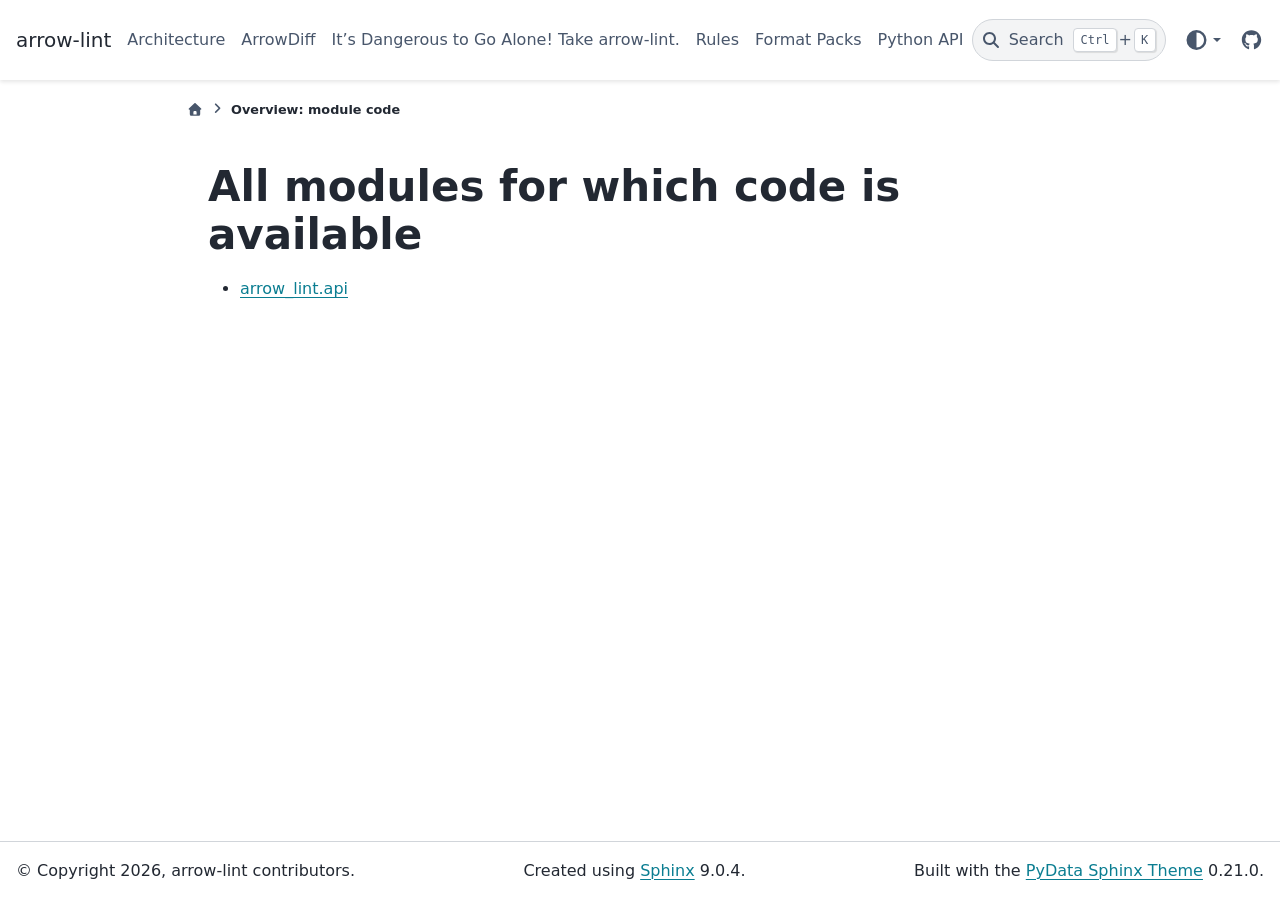
<file: _modules/index.html>
<!DOCTYPE html>


<html lang="en" data-content_root="../" >

  <head>
    <meta charset="utf-8" />
    <meta name="viewport" content="width=device-width, initial-scale=1.0" />
    <title>Overview: module code &#8212; arrow-lint  documentation</title>
  
  
  
  <script data-cfasync="false">
    document.documentElement.dataset.mode = localStorage.getItem("mode") || "";
    document.documentElement.dataset.theme = localStorage.getItem("theme") || "";
  </script>
  <!--
    this give us a css class that will be invisible only if js is disabled
  -->
  <noscript>
    <style>
      .pst-js-only { display: none !important; }

    </style>
  </noscript>
  
  <!-- Loaded before other Sphinx assets -->
  <link href="../_static/styles/theme.css?digest=cb8930eaaf36d9849b67" rel="stylesheet" />
<link href="../_static/styles/pydata-sphinx-theme.css?digest=cb8930eaaf36d9849b67" rel="stylesheet" />

    <link rel="stylesheet" type="text/css" href="../_static/pygments.css?v=8f2a1f02" />
    <link rel="stylesheet" type="text/css" href="../_static/mystnb.11b39860a7a0cbfd473a3ad8a317855267ff0bd372690045ca344a6b62be495e.css" />
    <link rel="stylesheet" type="text/css" href="../_static/custom.css?v=63dfd3e1" />
  
  <!-- So that users can add custom icons -->
  <script defer src="../_static/scripts/fontawesome.js?digest=cb8930eaaf36d9849b67"></script>
  <!-- Pre-loaded scripts that we'll load fully later -->
  <link rel="preload" as="script" href="../_static/scripts/bootstrap.js?digest=cb8930eaaf36d9849b67" />
<link rel="preload" as="script" href="../_static/scripts/pydata-sphinx-theme.js?digest=cb8930eaaf36d9849b67" />

    <script src="../_static/documentation_options.js?v=5929fcd5"></script>
    <script src="../_static/doctools.js?v=fd6eb6e6"></script>
    <script src="../_static/sphinx_highlight.js?v=6ffebe34"></script>
    <script>DOCUMENTATION_OPTIONS.pagename = '_modules/index';</script>
    <script>DOCUMENTATION_OPTIONS.search_as_you_type = false;</script>
    <link rel="index" title="Index" href="../genindex.html" />
    <link rel="search" title="Search" href="../search.html" />
  <meta name="viewport" content="width=device-width, initial-scale=1"/>
  <meta name="docsearch:language" content="en"/>
  <meta name="docsearch:version" content="" />
  
    
    <script src="../_static/searchtools.js"></script>
    <script src="../_static/language_data.js"></script>
    <script src="../searchindex.js"></script>
  
  </head>
  <body data-default-mode="">
  
  
  <div id="pst-skip-link" class="skip-link d-print-none"><a href="#main-content">Skip to main content</a></div>

  
  <div id="pst-scroll-pixel-helper"></div>
  
  <button type="button" class="btn rounded-pill" id="pst-back-to-top">
    <i class="fa-solid fa-arrow-up"></i>Back to top</button>
  
  
  
  
  <dialog id="pst-search-dialog">
    
<form class="bd-search d-flex align-items-center"
      action="../search.html"
      method="get">
  <i class="fa-solid fa-magnifying-glass"></i>
  <input type="search"
         class="form-control"
         name="q"
         placeholder="Search the docs ..."
         aria-label="Search the docs ..."
         autocomplete="off"
         autocorrect="off"
         autocapitalize="off"
         spellcheck="false"/>
  <span class="search-button__kbd-shortcut"><kbd class="kbd-shortcut__modifier">Ctrl</kbd>+<kbd>K</kbd></span>
</form>
  </dialog>

  <div class="pst-async-banner-revealer d-none">
  <aside id="bd-header-version-warning" class="d-none d-print-none" aria-label="Version warning"></aside>
</div>

  
    <header id="pst-header" class="bd-header navbar navbar-expand-lg bd-navbar d-print-none">
<div class="bd-header__inner bd-page-width">
  <button class="pst-navbar-icon sidebar-toggle primary-toggle" aria-label="Site navigation">
    <span class="fa-solid fa-bars"></span>
  </button>
  
  
  <div class=" navbar-header-items__start">
    
      <div class="navbar-item">

  
    
  

<a class="navbar-brand logo" href="../index.html">
  
  
  
  
  
  
    <p class="title logo__title">arrow-lint</p>
  
</a></div>
    
  </div>
  
  <div class=" navbar-header-items">
    
    <div class="me-auto navbar-header-items__center">
      
        <div class="navbar-item">
<nav>
  <ul class="bd-navbar-elements navbar-nav">
    
<li class="nav-item ">
  <a class="nav-link nav-internal" href="../architecture.html">
    Architecture
  </a>
</li>


<li class="nav-item ">
  <a class="nav-link nav-internal" href="../arrowdiff.html">
    ArrowDiff
  </a>
</li>


<li class="nav-item ">
  <a class="nav-link nav-internal" href="../case-studies/parquet-writers.html">
    It’s Dangerous to Go Alone! Take arrow-lint.
  </a>
</li>


<li class="nav-item ">
  <a class="nav-link nav-internal" href="../rules.html">
    Rules
  </a>
</li>


<li class="nav-item ">
  <a class="nav-link nav-internal" href="../format-packs.html">
    Format Packs
  </a>
</li>


<li class="nav-item ">
  <a class="nav-link nav-internal" href="../python-api.html">
    Python API
  </a>
</li>

  </ul>
</nav></div>
      
    </div>
    
    
    <div class="navbar-header-items__end">
      
        <div class="navbar-item navbar-persistent--container">
          

<button class="btn search-button-field search-button__button pst-js-only" title="Search" aria-label="Search" data-bs-placement="bottom" data-bs-toggle="tooltip">
 <i class="fa-solid fa-magnifying-glass"></i>
 <span class="search-button__default-text">Search</span>
 <span class="search-button__kbd-shortcut"><kbd class="kbd-shortcut__modifier">Ctrl</kbd>+<kbd class="kbd-shortcut__modifier">K</kbd></span>
</button>
        </div>
      
      
        <div class="navbar-item">

<div class="theme-switch-container dropdown pst-js-only" data-bs-toggle="tooltip" data-bs-placement="bottom" title="Color mode">
  <button class="btn btn-sm nav-link pst-navbar-icon theme-switch-button dropdown-toggle" aria-label="Color mode" data-bs-toggle="dropdown">
    <i class="theme-switch fa-solid fa-sun fa-lg fa-fw" data-mode="light" title="Light"></i>
    <i class="theme-switch fa-solid fa-moon fa-lg fa-fw" data-mode="dark" title="Dark"></i>
    <i class="theme-switch fa-solid fa-circle-half-stroke fa-lg fa-fw" data-mode="auto" title="System Settings"></i>
  </button>
  <ul class="dropdown-menu dropdown-menu-end">
    <li><button class="dropdown-item d-flex align-items-center theme-change-button" data-mode="auto"><i class="fa-solid fa-circle-half-stroke fa-lg fa-fw me-1"></i>System Settings</button></li>
    <li><button class="dropdown-item d-flex align-items-center theme-change-button" data-mode="light"><i class="fa-solid fa-sun fa-lg fa-fw me-1"></i>Light</button></li>
    <li><button class="dropdown-item d-flex align-items-center theme-change-button" data-mode="dark"><i class="fa-solid fa-moon fa-lg fa-fw me-1"></i>Dark</button></li>
  </ul>
</div></div>
      
        <div class="navbar-item"><ul class="navbar-icon-links"
    aria-label="Icon Links">
        <li class="nav-item">
          
          
          
          
          
          
          
          
          <a href="https://github.com/CU-DBMI/arrow-lint" title="GitHub" class="nav-link pst-navbar-icon" rel="noopener" target="_blank" data-bs-toggle="tooltip" data-bs-placement="bottom"><i class="fa-brands fa-github fa-lg" aria-hidden="true"></i><span class="visually-hidden">GitHub</span></a>
        </li>
</ul></div>
      
    </div>
    
  </div>
  
  
    <div class="navbar-persistent--mobile">

<button class="btn search-button-field search-button__button pst-js-only" title="Search" aria-label="Search" data-bs-placement="bottom" data-bs-toggle="tooltip">
 <i class="fa-solid fa-magnifying-glass"></i>
 <span class="search-button__default-text">Search</span>
 <span class="search-button__kbd-shortcut"><kbd class="kbd-shortcut__modifier">Ctrl</kbd>+<kbd class="kbd-shortcut__modifier">K</kbd></span>
</button>
    </div>
  

  
</div>

    </header>
  

  <div class="bd-container">
    <div class="bd-container__inner bd-page-width">
      
      
      
        
      
      <dialog id="pst-primary-sidebar-modal"></dialog>
      <div id="pst-primary-sidebar" class="bd-sidebar-primary bd-sidebar hide-on-wide">
        

  
  <div class="sidebar-header-items sidebar-primary__section">
    
    
      <div class="sidebar-header-items__center">
        
          
          
            <div class="navbar-item">
<nav>
  <ul class="bd-navbar-elements navbar-nav">
    
<li class="nav-item ">
  <a class="nav-link nav-internal" href="../architecture.html">
    Architecture
  </a>
</li>


<li class="nav-item ">
  <a class="nav-link nav-internal" href="../arrowdiff.html">
    ArrowDiff
  </a>
</li>


<li class="nav-item ">
  <a class="nav-link nav-internal" href="../case-studies/parquet-writers.html">
    It’s Dangerous to Go Alone! Take arrow-lint.
  </a>
</li>


<li class="nav-item ">
  <a class="nav-link nav-internal" href="../rules.html">
    Rules
  </a>
</li>


<li class="nav-item ">
  <a class="nav-link nav-internal" href="../format-packs.html">
    Format Packs
  </a>
</li>


<li class="nav-item ">
  <a class="nav-link nav-internal" href="../python-api.html">
    Python API
  </a>
</li>

  </ul>
</nav></div>
          
        
      </div>
    
    
    
      <div class="sidebar-header-items__end">
        
          <div class="navbar-item">

<div class="theme-switch-container dropdown pst-js-only" data-bs-toggle="tooltip" data-bs-placement="bottom" title="Color mode">
  <button class="btn btn-sm nav-link pst-navbar-icon theme-switch-button dropdown-toggle" aria-label="Color mode" data-bs-toggle="dropdown">
    <i class="theme-switch fa-solid fa-sun fa-lg fa-fw" data-mode="light" title="Light"></i>
    <i class="theme-switch fa-solid fa-moon fa-lg fa-fw" data-mode="dark" title="Dark"></i>
    <i class="theme-switch fa-solid fa-circle-half-stroke fa-lg fa-fw" data-mode="auto" title="System Settings"></i>
  </button>
  <ul class="dropdown-menu dropdown-menu-end">
    <li><button class="dropdown-item d-flex align-items-center theme-change-button" data-mode="auto"><i class="fa-solid fa-circle-half-stroke fa-lg fa-fw me-1"></i>System Settings</button></li>
    <li><button class="dropdown-item d-flex align-items-center theme-change-button" data-mode="light"><i class="fa-solid fa-sun fa-lg fa-fw me-1"></i>Light</button></li>
    <li><button class="dropdown-item d-flex align-items-center theme-change-button" data-mode="dark"><i class="fa-solid fa-moon fa-lg fa-fw me-1"></i>Dark</button></li>
  </ul>
</div></div>
        
          <div class="navbar-item"><ul class="navbar-icon-links"
    aria-label="Icon Links">
        <li class="nav-item">
          
          
          
          
          
          
          
          
          <a href="https://github.com/CU-DBMI/arrow-lint" title="GitHub" class="nav-link pst-navbar-icon" rel="noopener" target="_blank" data-bs-toggle="tooltip" data-bs-placement="bottom"><i class="fa-brands fa-github fa-lg" aria-hidden="true"></i><span class="visually-hidden">GitHub</span></a>
        </li>
</ul></div>
        
      </div>
    
  </div>
  
  
  <div class="sidebar-primary-items__end sidebar-primary__section">
      <div class="sidebar-primary-item">
<div id="ethical-ad-placement"
      class="flat"
      data-ea-publisher="readthedocs"
      data-ea-type="readthedocs-sidebar"
      data-ea-manual="true">
</div></div>
  </div>


      </div>
      
      <main id="main-content" class="bd-main" role="main">
        
        
          <div class="bd-content">
            <div class="bd-article-container">
              
              <div class="bd-header-article d-print-none">
<div class="header-article-items header-article__inner">
  
    <div class="header-article-items__start">
      
        <div class="header-article-item">

<nav aria-label="Breadcrumb" class="d-print-none">
  <ul class="bd-breadcrumbs">
    
    <li class="breadcrumb-item breadcrumb-home">
      <a href="../index.html" class="nav-link" aria-label="Home">
        <i class="fa-solid fa-home"></i>
      </a>
    </li>
    <li class="breadcrumb-item active" aria-current="page"><span class="ellipsis">Overview: module code</span></li>
  </ul>
</nav>
</div>
      
    </div>
  
  
</div>
</div>
              
              
              
                
<div id="searchbox"></div>
                <article class="bd-article">
                  
  <h1>All modules for which code is available</h1>
<ul><li><a href="arrow_lint/api.html">arrow_lint.api</a></li>
</ul>

                </article>
              
              
              
              
              
                <footer class="prev-next-footer d-print-none">
                  
<div class="prev-next-area">
</div>
                </footer>
              
            </div>
            
            
              
            
          </div>
          <footer class="bd-footer-content">
            
          </footer>
        
      </main>
    </div>
  </div>
  
  <!-- Scripts loaded after <body> so the DOM is not blocked -->
  <script defer src="../_static/scripts/bootstrap.js?digest=cb8930eaaf36d9849b67"></script>
<script defer src="../_static/scripts/pydata-sphinx-theme.js?digest=cb8930eaaf36d9849b67"></script>

  <footer class="bd-footer">
<div class="bd-footer__inner bd-page-width">
  
    <div class="footer-items__start">
      
        <div class="footer-item">

  <p class="copyright">
    
      © Copyright 2026, arrow-lint contributors.
      <br/>
    
  </p>
</div>
      
    </div>
  
  
    <div class="footer-items__center">
      
        <div class="footer-item">

  <p class="sphinx-version">
    Created using <a href="https://www.sphinx-doc.org/">Sphinx</a> 9.0.4.
    <br/>
  </p>
</div>
      
    </div>
  
  
    <div class="footer-items__end">
      
        <div class="footer-item">
<p class="theme-version">
  <!-- # L10n: Setting the PST URL as an argument as this does not need to be localized -->
  Built with the <a href="https://pydata-sphinx-theme.readthedocs.io/en/stable/index.html">PyData Sphinx Theme</a> 0.21.0.
</p></div>
      
    </div>
  
</div>

  </footer>
  </body>
</html>
</file>
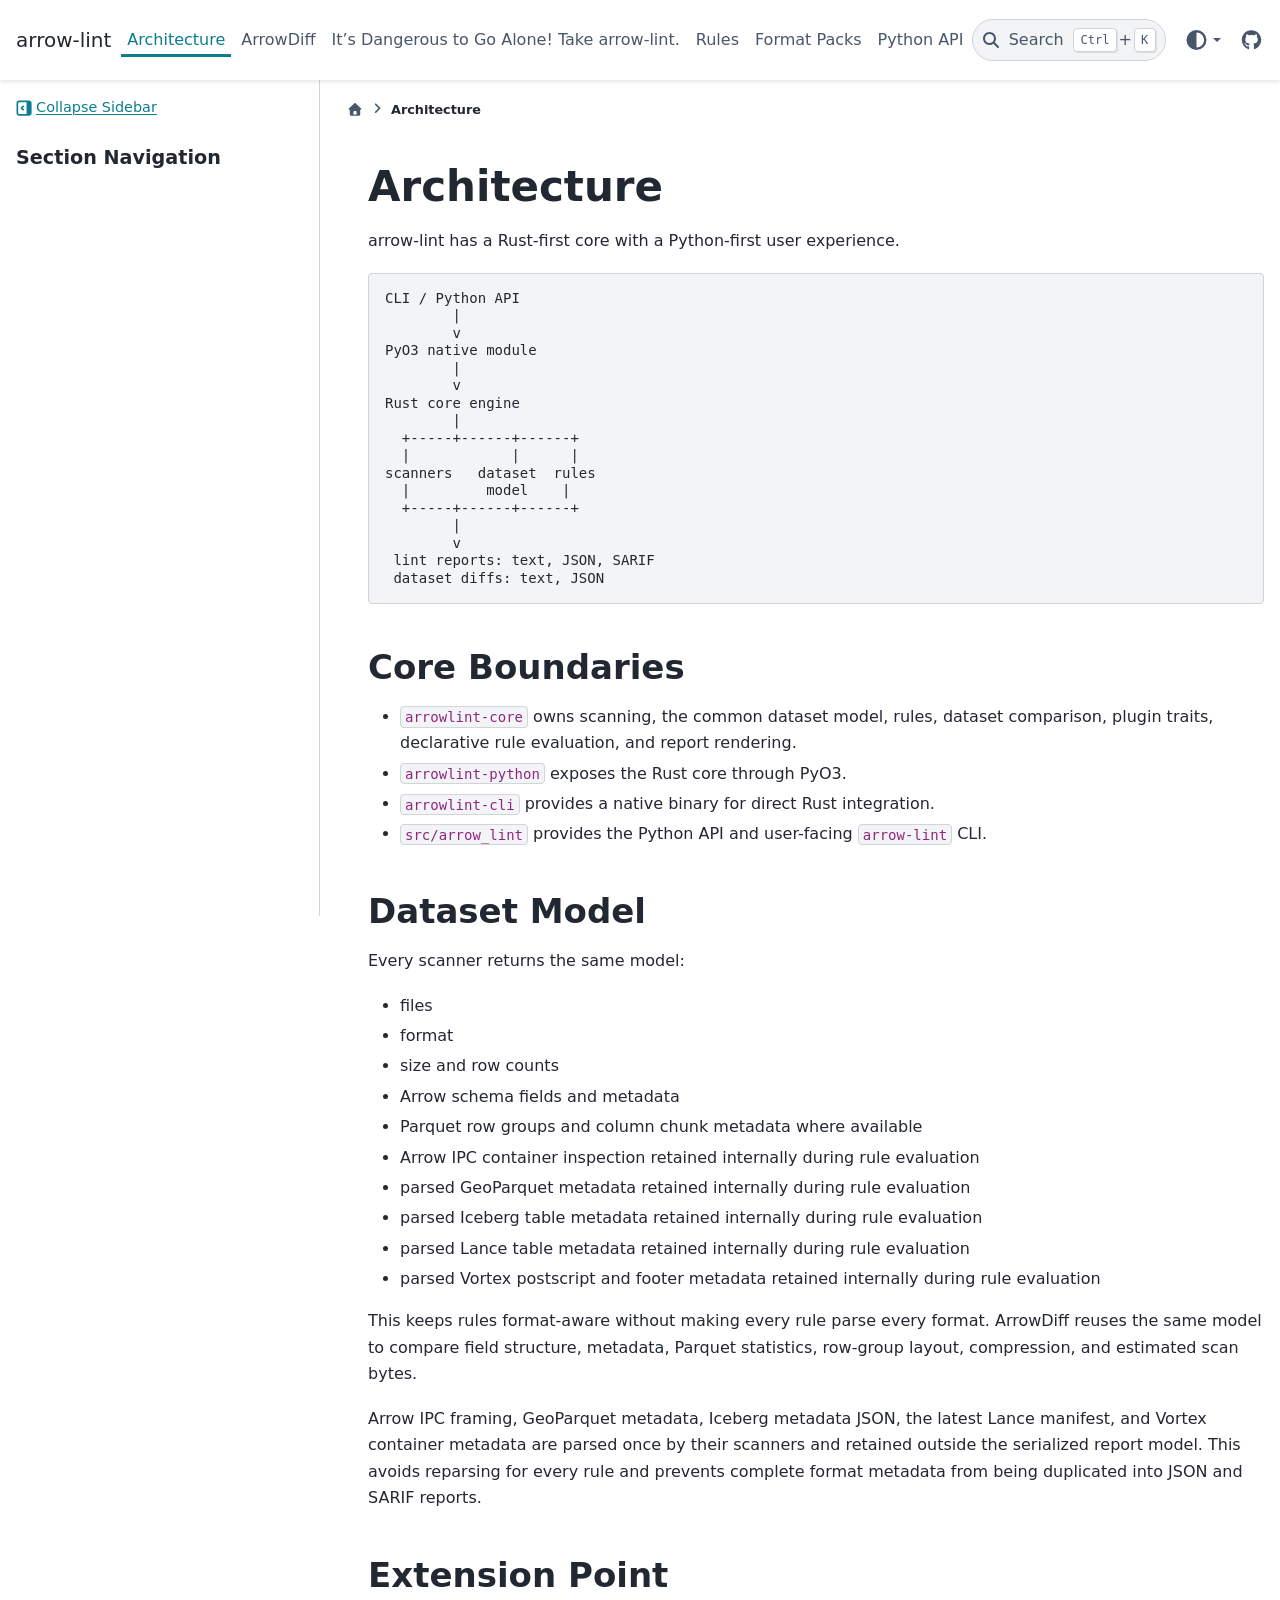
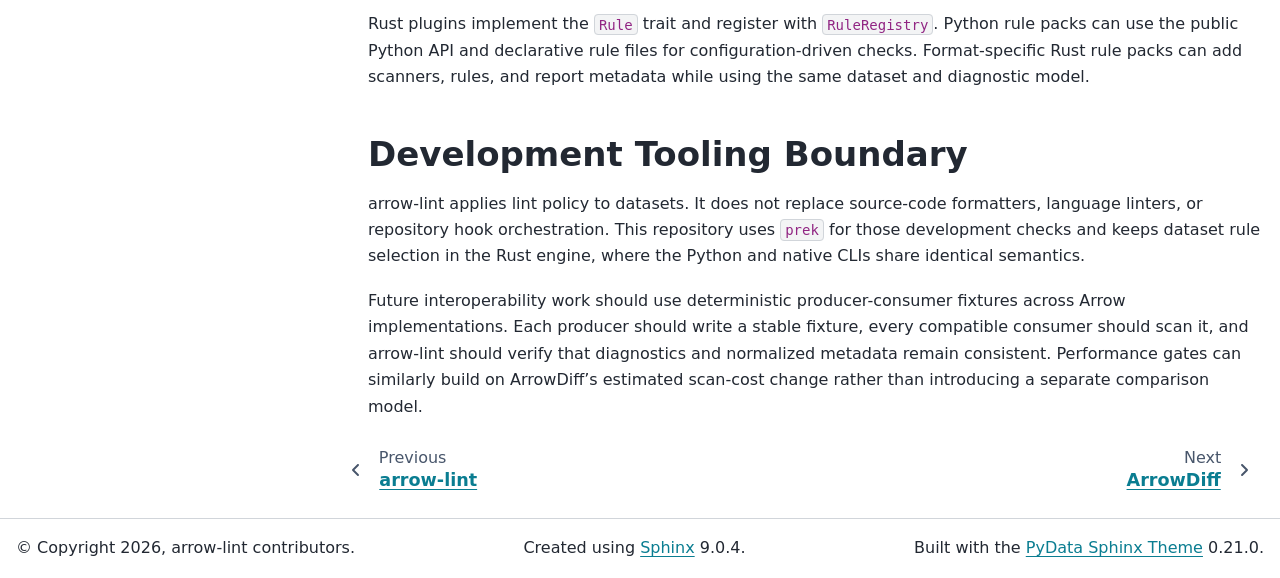
<file: architecture.html>
<!DOCTYPE html>


<html lang="en" data-content_root="./" >

  <head>
    <meta charset="utf-8" />
    <meta name="viewport" content="width=device-width, initial-scale=1.0" /><meta name="viewport" content="width=device-width, initial-scale=1" />

    <title>Architecture &#8212; arrow-lint  documentation</title>
  
  
  
  <script data-cfasync="false">
    document.documentElement.dataset.mode = localStorage.getItem("mode") || "";
    document.documentElement.dataset.theme = localStorage.getItem("theme") || "";
  </script>
  <!--
    this give us a css class that will be invisible only if js is disabled
  -->
  <noscript>
    <style>
      .pst-js-only { display: none !important; }

    </style>
  </noscript>
  
  <!-- Loaded before other Sphinx assets -->
  <link href="_static/styles/theme.css?digest=cb8930eaaf36d9849b67" rel="stylesheet" />
<link href="_static/styles/pydata-sphinx-theme.css?digest=cb8930eaaf36d9849b67" rel="stylesheet" />

    <link rel="stylesheet" type="text/css" href="_static/pygments.css?v=8f2a1f02" />
    <link rel="stylesheet" type="text/css" href="_static/mystnb.11b39860a7a0cbfd473a3ad8a317855267ff0bd372690045ca344a6b62be495e.css" />
    <link rel="stylesheet" type="text/css" href="_static/custom.css?v=63dfd3e1" />
  
  <!-- So that users can add custom icons -->
  <script defer src="_static/scripts/fontawesome.js?digest=cb8930eaaf36d9849b67"></script>
  <!-- Pre-loaded scripts that we'll load fully later -->
  <link rel="preload" as="script" href="_static/scripts/bootstrap.js?digest=cb8930eaaf36d9849b67" />
<link rel="preload" as="script" href="_static/scripts/pydata-sphinx-theme.js?digest=cb8930eaaf36d9849b67" />

    <script src="_static/documentation_options.js?v=5929fcd5"></script>
    <script src="_static/doctools.js?v=fd6eb6e6"></script>
    <script src="_static/sphinx_highlight.js?v=6ffebe34"></script>
    <script>DOCUMENTATION_OPTIONS.pagename = 'architecture';</script>
    <script>DOCUMENTATION_OPTIONS.search_as_you_type = false;</script>
    <link rel="index" title="Index" href="genindex.html" />
    <link rel="search" title="Search" href="search.html" />
    <link rel="next" title="ArrowDiff" href="arrowdiff.html" />
    <link rel="prev" title="arrow-lint" href="index.html" />
  <meta name="viewport" content="width=device-width, initial-scale=1"/>
  <meta name="docsearch:language" content="en"/>
  <meta name="docsearch:version" content="" />
  
    
    <script src="_static/searchtools.js"></script>
    <script src="_static/language_data.js"></script>
    <script src="searchindex.js"></script>
  
  </head>
  <body data-default-mode="">
  
  
  <div id="pst-skip-link" class="skip-link d-print-none"><a href="#main-content">Skip to main content</a></div>

  
  <div id="pst-scroll-pixel-helper"></div>
  
  <button type="button" class="btn rounded-pill" id="pst-back-to-top">
    <i class="fa-solid fa-arrow-up"></i>Back to top</button>
  
  
  
  
  <dialog id="pst-search-dialog">
    
<form class="bd-search d-flex align-items-center"
      action="search.html"
      method="get">
  <i class="fa-solid fa-magnifying-glass"></i>
  <input type="search"
         class="form-control"
         name="q"
         placeholder="Search the docs ..."
         aria-label="Search the docs ..."
         autocomplete="off"
         autocorrect="off"
         autocapitalize="off"
         spellcheck="false"/>
  <span class="search-button__kbd-shortcut"><kbd class="kbd-shortcut__modifier">Ctrl</kbd>+<kbd>K</kbd></span>
</form>
  </dialog>

  <div class="pst-async-banner-revealer d-none">
  <aside id="bd-header-version-warning" class="d-none d-print-none" aria-label="Version warning"></aside>
</div>

  
    <header id="pst-header" class="bd-header navbar navbar-expand-lg bd-navbar d-print-none">
<div class="bd-header__inner bd-page-width">
  <button class="pst-navbar-icon sidebar-toggle primary-toggle" aria-label="Site navigation">
    <span class="fa-solid fa-bars"></span>
  </button>
  
  
  <div class=" navbar-header-items__start">
    
      <div class="navbar-item">

  
    
  

<a class="navbar-brand logo" href="index.html">
  
  
  
  
  
  
    <p class="title logo__title">arrow-lint</p>
  
</a></div>
    
  </div>
  
  <div class=" navbar-header-items">
    
    <div class="me-auto navbar-header-items__center">
      
        <div class="navbar-item">
<nav>
  <ul class="bd-navbar-elements navbar-nav">
    
<li class="nav-item current active">
  <a class="nav-link nav-internal" href="#">
    Architecture
  </a>
</li>


<li class="nav-item ">
  <a class="nav-link nav-internal" href="arrowdiff.html">
    ArrowDiff
  </a>
</li>


<li class="nav-item ">
  <a class="nav-link nav-internal" href="case-studies/parquet-writers.html">
    It’s Dangerous to Go Alone! Take arrow-lint.
  </a>
</li>


<li class="nav-item ">
  <a class="nav-link nav-internal" href="rules.html">
    Rules
  </a>
</li>


<li class="nav-item ">
  <a class="nav-link nav-internal" href="format-packs.html">
    Format Packs
  </a>
</li>


<li class="nav-item ">
  <a class="nav-link nav-internal" href="python-api.html">
    Python API
  </a>
</li>

  </ul>
</nav></div>
      
    </div>
    
    
    <div class="navbar-header-items__end">
      
        <div class="navbar-item navbar-persistent--container">
          

<button class="btn search-button-field search-button__button pst-js-only" title="Search" aria-label="Search" data-bs-placement="bottom" data-bs-toggle="tooltip">
 <i class="fa-solid fa-magnifying-glass"></i>
 <span class="search-button__default-text">Search</span>
 <span class="search-button__kbd-shortcut"><kbd class="kbd-shortcut__modifier">Ctrl</kbd>+<kbd class="kbd-shortcut__modifier">K</kbd></span>
</button>
        </div>
      
      
        <div class="navbar-item">

<div class="theme-switch-container dropdown pst-js-only" data-bs-toggle="tooltip" data-bs-placement="bottom" title="Color mode">
  <button class="btn btn-sm nav-link pst-navbar-icon theme-switch-button dropdown-toggle" aria-label="Color mode" data-bs-toggle="dropdown">
    <i class="theme-switch fa-solid fa-sun fa-lg fa-fw" data-mode="light" title="Light"></i>
    <i class="theme-switch fa-solid fa-moon fa-lg fa-fw" data-mode="dark" title="Dark"></i>
    <i class="theme-switch fa-solid fa-circle-half-stroke fa-lg fa-fw" data-mode="auto" title="System Settings"></i>
  </button>
  <ul class="dropdown-menu dropdown-menu-end">
    <li><button class="dropdown-item d-flex align-items-center theme-change-button" data-mode="auto"><i class="fa-solid fa-circle-half-stroke fa-lg fa-fw me-1"></i>System Settings</button></li>
    <li><button class="dropdown-item d-flex align-items-center theme-change-button" data-mode="light"><i class="fa-solid fa-sun fa-lg fa-fw me-1"></i>Light</button></li>
    <li><button class="dropdown-item d-flex align-items-center theme-change-button" data-mode="dark"><i class="fa-solid fa-moon fa-lg fa-fw me-1"></i>Dark</button></li>
  </ul>
</div></div>
      
        <div class="navbar-item"><ul class="navbar-icon-links"
    aria-label="Icon Links">
        <li class="nav-item">
          
          
          
          
          
          
          
          
          <a href="https://github.com/CU-DBMI/arrow-lint" title="GitHub" class="nav-link pst-navbar-icon" rel="noopener" target="_blank" data-bs-toggle="tooltip" data-bs-placement="bottom"><i class="fa-brands fa-github fa-lg" aria-hidden="true"></i><span class="visually-hidden">GitHub</span></a>
        </li>
</ul></div>
      
    </div>
    
  </div>
  
  
    <div class="navbar-persistent--mobile">

<button class="btn search-button-field search-button__button pst-js-only" title="Search" aria-label="Search" data-bs-placement="bottom" data-bs-toggle="tooltip">
 <i class="fa-solid fa-magnifying-glass"></i>
 <span class="search-button__default-text">Search</span>
 <span class="search-button__kbd-shortcut"><kbd class="kbd-shortcut__modifier">Ctrl</kbd>+<kbd class="kbd-shortcut__modifier">K</kbd></span>
</button>
    </div>
  

  
</div>

    </header>
  

  <div class="bd-container">
    <div class="bd-container__inner bd-page-width">
      
      
      
      <dialog id="pst-primary-sidebar-modal"></dialog>
      <div id="pst-primary-sidebar" class="bd-sidebar-primary bd-sidebar">
        

  
  <div class="sidebar-header-items sidebar-primary__section">
    
    
      <div class="sidebar-header-items__center">
        
          
          
            <div class="navbar-item">
<nav>
  <ul class="bd-navbar-elements navbar-nav">
    
<li class="nav-item current active">
  <a class="nav-link nav-internal" href="#">
    Architecture
  </a>
</li>


<li class="nav-item ">
  <a class="nav-link nav-internal" href="arrowdiff.html">
    ArrowDiff
  </a>
</li>


<li class="nav-item ">
  <a class="nav-link nav-internal" href="case-studies/parquet-writers.html">
    It’s Dangerous to Go Alone! Take arrow-lint.
  </a>
</li>


<li class="nav-item ">
  <a class="nav-link nav-internal" href="rules.html">
    Rules
  </a>
</li>


<li class="nav-item ">
  <a class="nav-link nav-internal" href="format-packs.html">
    Format Packs
  </a>
</li>


<li class="nav-item ">
  <a class="nav-link nav-internal" href="python-api.html">
    Python API
  </a>
</li>

  </ul>
</nav></div>
          
        
      </div>
    
    
    
      <div class="sidebar-header-items__end">
        
          <div class="navbar-item">

<div class="theme-switch-container dropdown pst-js-only" data-bs-toggle="tooltip" data-bs-placement="bottom" title="Color mode">
  <button class="btn btn-sm nav-link pst-navbar-icon theme-switch-button dropdown-toggle" aria-label="Color mode" data-bs-toggle="dropdown">
    <i class="theme-switch fa-solid fa-sun fa-lg fa-fw" data-mode="light" title="Light"></i>
    <i class="theme-switch fa-solid fa-moon fa-lg fa-fw" data-mode="dark" title="Dark"></i>
    <i class="theme-switch fa-solid fa-circle-half-stroke fa-lg fa-fw" data-mode="auto" title="System Settings"></i>
  </button>
  <ul class="dropdown-menu dropdown-menu-end">
    <li><button class="dropdown-item d-flex align-items-center theme-change-button" data-mode="auto"><i class="fa-solid fa-circle-half-stroke fa-lg fa-fw me-1"></i>System Settings</button></li>
    <li><button class="dropdown-item d-flex align-items-center theme-change-button" data-mode="light"><i class="fa-solid fa-sun fa-lg fa-fw me-1"></i>Light</button></li>
    <li><button class="dropdown-item d-flex align-items-center theme-change-button" data-mode="dark"><i class="fa-solid fa-moon fa-lg fa-fw me-1"></i>Dark</button></li>
  </ul>
</div></div>
        
          <div class="navbar-item"><ul class="navbar-icon-links"
    aria-label="Icon Links">
        <li class="nav-item">
          
          
          
          
          
          
          
          
          <a href="https://github.com/CU-DBMI/arrow-lint" title="GitHub" class="nav-link pst-navbar-icon" rel="noopener" target="_blank" data-bs-toggle="tooltip" data-bs-placement="bottom"><i class="fa-brands fa-github fa-lg" aria-hidden="true"></i><span class="visually-hidden">GitHub</span></a>
        </li>
</ul></div>
        
      </div>
    
  </div>
  
    <div class="sidebar-primary-items__start sidebar-primary__section">
        <div class="sidebar-primary-item pst-sidebar-collapse"><button id="pst-collapse-sidebar-button" aria-expanded="true" aria-controls="pst-primary-sidebar">
  <svg class="pst-icon" role="img" aria-hidden="true" focusable="false" viewBox="0 0 16 16" xmlns="http://www.w3.org/2000/svg">
    <path fill="currentColor" d="M3 15.5C2.36232 15.5 1.74874 15.2564 1.28478 14.8189C0.820828 14.3815 0.541576 13.7832 0.504167 13.1467L0.5 13L0.5 3C0.499965 2.36232 0.743605 1.74874 1.18107 1.28478C1.61854 0.820828 2.21676 0.541576 2.85333 0.504167L3 0.5L13 0.5C13.6377 0.499965 14.2513 0.743605 14.7152 1.18107C15.1792 1.61854 15.4584 2.21676 15.4958 2.85333L15.5 3L15.5 13C15.5 13.6377 15.2564 14.2513 14.8189 14.7152C14.3815 15.1792 13.7832 15.4584 13.1467 15.4958L13 15.5L3 15.5ZM3 13.8333L10.5 13.8333L10.5 2.16667L3 2.16667C2.79589 2.16669 2.59889 2.24163 2.44636 2.37726C2.29383 2.5129 2.19638 2.69979 2.1725 2.9025L2.16667 3L2.16667 13C2.16669 13.2041 2.24163 13.4011 2.37726 13.5536C2.5129 13.7062 2.69979 13.8036 2.9025 13.8275L3 13.8333ZM6.65583 10.325L6.5775 10.2558L4.91083 8.58917C4.76735 8.44567 4.68116 8.25476 4.66843 8.05223C4.65569 7.84971 4.71729 7.6495 4.84167 7.48917L4.91083 7.41083L6.5775 5.74417C6.72747 5.59471 6.9287 5.50794 7.14032 5.50148C7.35194 5.49502 7.55809 5.56935 7.7169 5.70937C7.8757 5.8494 7.97525 6.04463 7.99533 6.25539C8.01541 6.46616 7.95451 6.67667 7.825 6.84417L7.75583 6.9225L6.67917 8L7.75583 9.0775C7.89931 9.22099 7.98551 9.41191 7.99824 9.61443C8.01097 9.81695 7.94938 10.0172 7.825 10.1775L7.75583 10.2558C7.61234 10.3993 7.42142 10.4855 7.2189 10.4982C7.01638 10.511 6.81617 10.4494 6.65583 10.325Z"/>
  </svg>
  <span class="pst-collapse-sidebar-label">Collapse Sidebar</span>
  <span class="pst-expand-sidebar-label">Expand Sidebar</span>
</button></div>
        <div class="sidebar-primary-item">

<nav class="bd-docs-nav bd-links"
     aria-label="Section Navigation">
  <p class="bd-links__title" role="heading" aria-level="1">Section Navigation</p>
  <div class="bd-toc-item navbar-nav"></div>
</nav></div>
    </div>
  
  
  <div class="sidebar-primary-items__end sidebar-primary__section">
      <div class="sidebar-primary-item">
<div id="ethical-ad-placement"
      class="flat"
      data-ea-publisher="readthedocs"
      data-ea-type="readthedocs-sidebar"
      data-ea-manual="true">
</div></div>
  </div>


      </div>
      
      <main id="main-content" class="bd-main" role="main">
        
        
          <div class="bd-content">
            <div class="bd-article-container">
              
              <div class="bd-header-article d-print-none">
<div class="header-article-items header-article__inner">
  
    <div class="header-article-items__start">
      
        <div class="header-article-item">

<nav aria-label="Breadcrumb" class="d-print-none">
  <ul class="bd-breadcrumbs">
    
    <li class="breadcrumb-item breadcrumb-home">
      <a href="index.html" class="nav-link" aria-label="Home">
        <i class="fa-solid fa-home"></i>
      </a>
    </li>
    <li class="breadcrumb-item active" aria-current="page"><span class="ellipsis">Architecture</span></li>
  </ul>
</nav>
</div>
      
    </div>
  
  
</div>
</div>
              
              
              
                
<div id="searchbox"></div>
                <article class="bd-article">
                  
  <section id="architecture">
<h1>Architecture<a class="headerlink" href="#architecture" title="Link to this heading">#</a></h1>
<p>arrow-lint has a Rust-first core with a Python-first user experience.</p>
<div class="highlight-text notranslate"><div class="highlight"><pre><span></span>CLI / Python API
        |
        v
PyO3 native module
        |
        v
Rust core engine
        |
  +-----+------+------+
  |            |      |
scanners   dataset  rules
  |         model    |
  +-----+------+------+
        |
        v
 lint reports: text, JSON, SARIF
 dataset diffs: text, JSON
</pre></div>
</div>
<section id="core-boundaries">
<h2>Core Boundaries<a class="headerlink" href="#core-boundaries" title="Link to this heading">#</a></h2>
<ul class="simple">
<li><p><code class="docutils literal notranslate"><span class="pre">arrowlint-core</span></code> owns scanning, the common dataset model, rules, dataset
comparison, plugin traits, declarative rule evaluation, and report rendering.</p></li>
<li><p><code class="docutils literal notranslate"><span class="pre">arrowlint-python</span></code> exposes the Rust core through PyO3.</p></li>
<li><p><code class="docutils literal notranslate"><span class="pre">arrowlint-cli</span></code> provides a native binary for direct Rust integration.</p></li>
<li><p><code class="docutils literal notranslate"><span class="pre">src/arrow_lint</span></code> provides the Python API and user-facing <code class="docutils literal notranslate"><span class="pre">arrow-lint</span></code> CLI.</p></li>
</ul>
</section>
<section id="dataset-model">
<h2>Dataset Model<a class="headerlink" href="#dataset-model" title="Link to this heading">#</a></h2>
<p>Every scanner returns the same model:</p>
<ul class="simple">
<li><p>files</p></li>
<li><p>format</p></li>
<li><p>size and row counts</p></li>
<li><p>Arrow schema fields and metadata</p></li>
<li><p>Parquet row groups and column chunk metadata where available</p></li>
<li><p>Arrow IPC container inspection retained internally during rule evaluation</p></li>
<li><p>parsed GeoParquet metadata retained internally during rule evaluation</p></li>
<li><p>parsed Iceberg table metadata retained internally during rule evaluation</p></li>
<li><p>parsed Lance table metadata retained internally during rule evaluation</p></li>
<li><p>parsed Vortex postscript and footer metadata retained internally during rule
evaluation</p></li>
</ul>
<p>This keeps rules format-aware without making every rule parse every format.
ArrowDiff reuses the same model to compare field structure, metadata, Parquet
statistics, row-group layout, compression, and estimated scan bytes.</p>
<p>Arrow IPC framing, GeoParquet metadata, Iceberg metadata JSON, the latest Lance
manifest, and Vortex container metadata are parsed once by their scanners and
retained outside the serialized report model. This avoids reparsing for every
rule and prevents complete format metadata from being duplicated into JSON and
SARIF reports.</p>
</section>
<section id="extension-point">
<h2>Extension Point<a class="headerlink" href="#extension-point" title="Link to this heading">#</a></h2>
<p>Rust plugins implement the <code class="docutils literal notranslate"><span class="pre">Rule</span></code> trait and register with <code class="docutils literal notranslate"><span class="pre">RuleRegistry</span></code>.
Python rule packs can use the public Python API and declarative rule files for
configuration-driven checks. Format-specific Rust rule packs can add scanners,
rules, and report metadata while using the same dataset and diagnostic model.</p>
</section>
<section id="development-tooling-boundary">
<h2>Development Tooling Boundary<a class="headerlink" href="#development-tooling-boundary" title="Link to this heading">#</a></h2>
<p>arrow-lint applies lint policy to datasets. It does not replace source-code
formatters, language linters, or repository hook orchestration. This repository
uses <code class="docutils literal notranslate"><span class="pre">prek</span></code> for those development checks and keeps dataset rule selection in
the Rust engine, where the Python and native CLIs share identical semantics.</p>
<p>Future interoperability work should use deterministic producer-consumer
fixtures across Arrow implementations. Each producer should write a stable
fixture, every compatible consumer should scan it, and arrow-lint should verify
that diagnostics and normalized metadata remain consistent. Performance gates
can similarly build on ArrowDiff’s estimated scan-cost change rather than
introducing a separate comparison model.</p>
</section>
</section>


                </article>
              
              
              
              
              
                <footer class="prev-next-footer d-print-none">
                  
<div class="prev-next-area">
    <a class="left-prev"
       href="index.html"
       title="previous page">
      <i class="fa-solid fa-angle-left"></i>
      <div class="prev-next-info">
        <p class="prev-next-subtitle">previous</p>
        <p class="prev-next-title">arrow-lint</p>
      </div>
    </a>
    <a class="right-next"
       href="arrowdiff.html"
       title="next page">
      <div class="prev-next-info">
        <p class="prev-next-subtitle">next</p>
        <p class="prev-next-title">ArrowDiff</p>
      </div>
      <i class="fa-solid fa-angle-right"></i>
    </a>
</div>
                </footer>
              
            </div>
            
            
              
            
          </div>
          <footer class="bd-footer-content">
            
          </footer>
        
      </main>
    </div>
  </div>
  
  <!-- Scripts loaded after <body> so the DOM is not blocked -->
  <script defer src="_static/scripts/bootstrap.js?digest=cb8930eaaf36d9849b67"></script>
<script defer src="_static/scripts/pydata-sphinx-theme.js?digest=cb8930eaaf36d9849b67"></script>

  <footer class="bd-footer">
<div class="bd-footer__inner bd-page-width">
  
    <div class="footer-items__start">
      
        <div class="footer-item">

  <p class="copyright">
    
      © Copyright 2026, arrow-lint contributors.
      <br/>
    
  </p>
</div>
      
    </div>
  
  
    <div class="footer-items__center">
      
        <div class="footer-item">

  <p class="sphinx-version">
    Created using <a href="https://www.sphinx-doc.org/">Sphinx</a> 9.0.4.
    <br/>
  </p>
</div>
      
    </div>
  
  
    <div class="footer-items__end">
      
        <div class="footer-item">
<p class="theme-version">
  <!-- # L10n: Setting the PST URL as an argument as this does not need to be localized -->
  Built with the <a href="https://pydata-sphinx-theme.readthedocs.io/en/stable/index.html">PyData Sphinx Theme</a> 0.21.0.
</p></div>
      
    </div>
  
</div>

  </footer>
  </body>
</html>
</file>
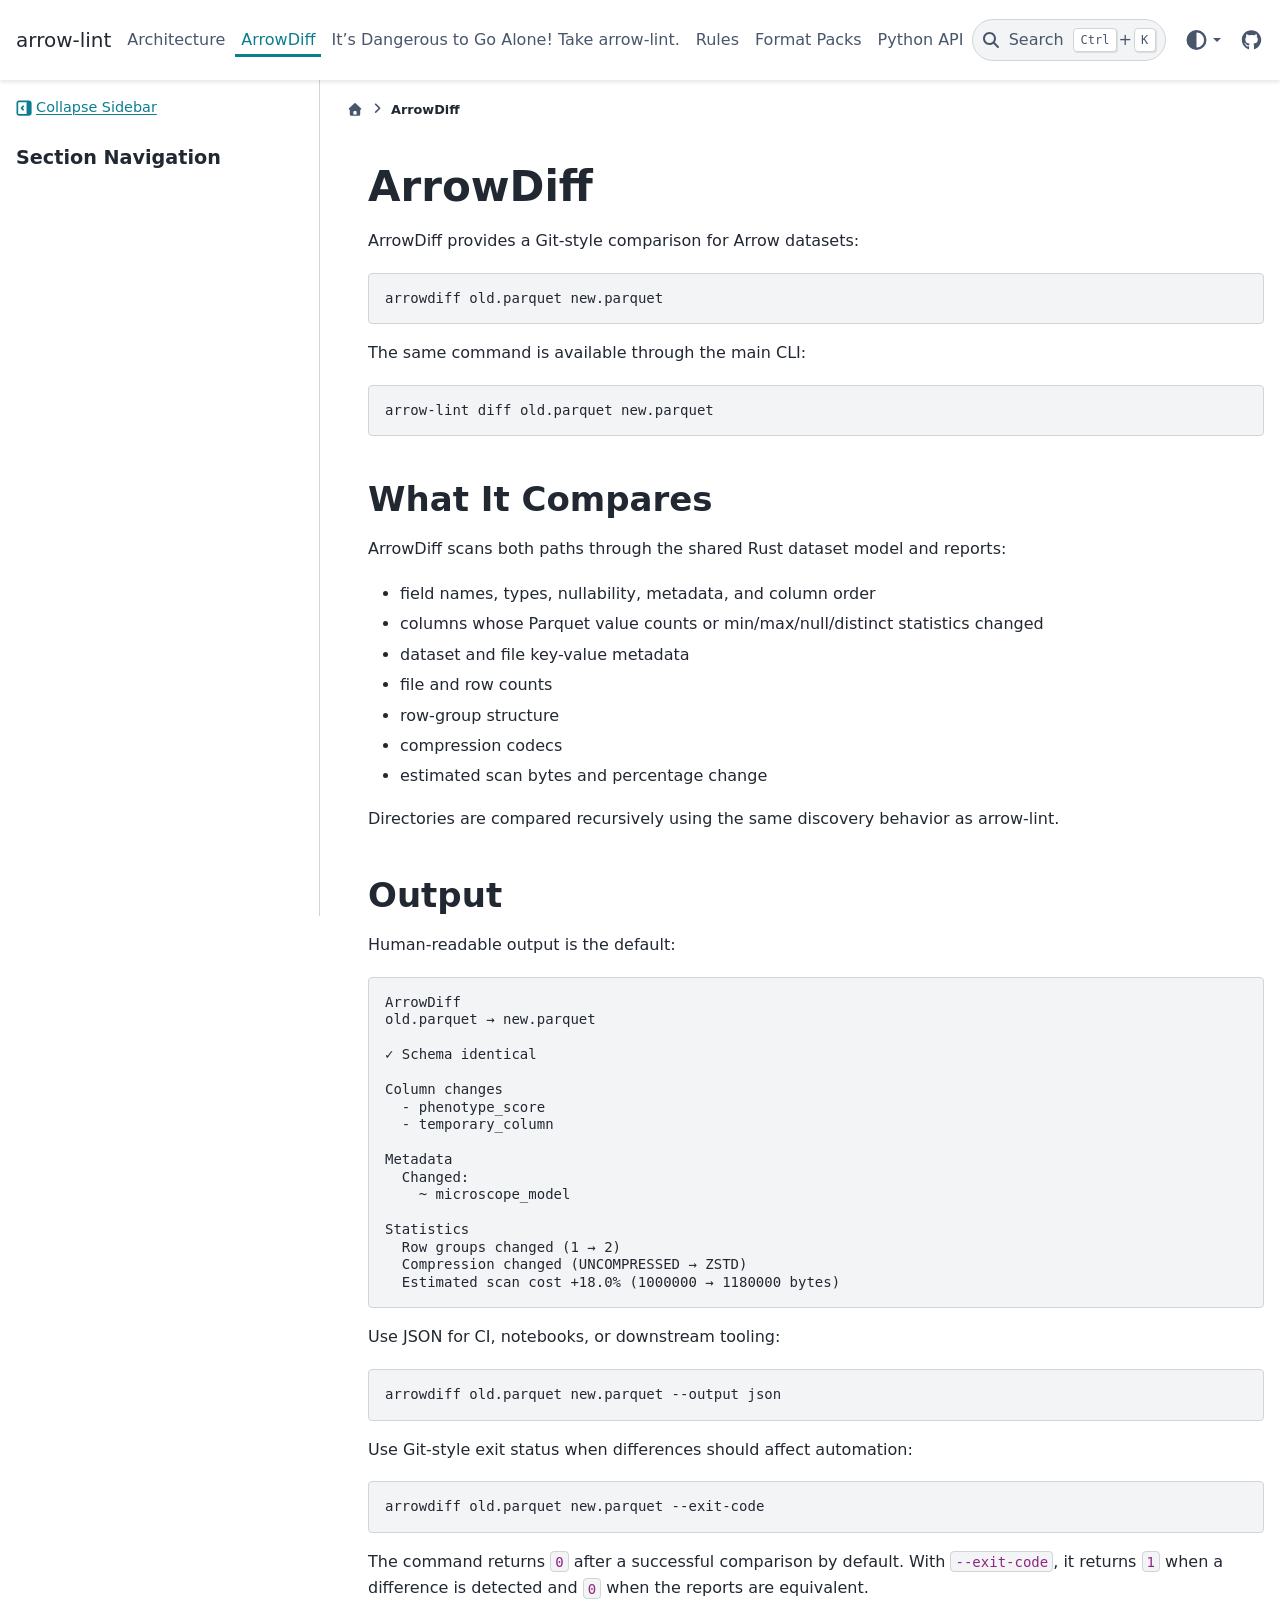
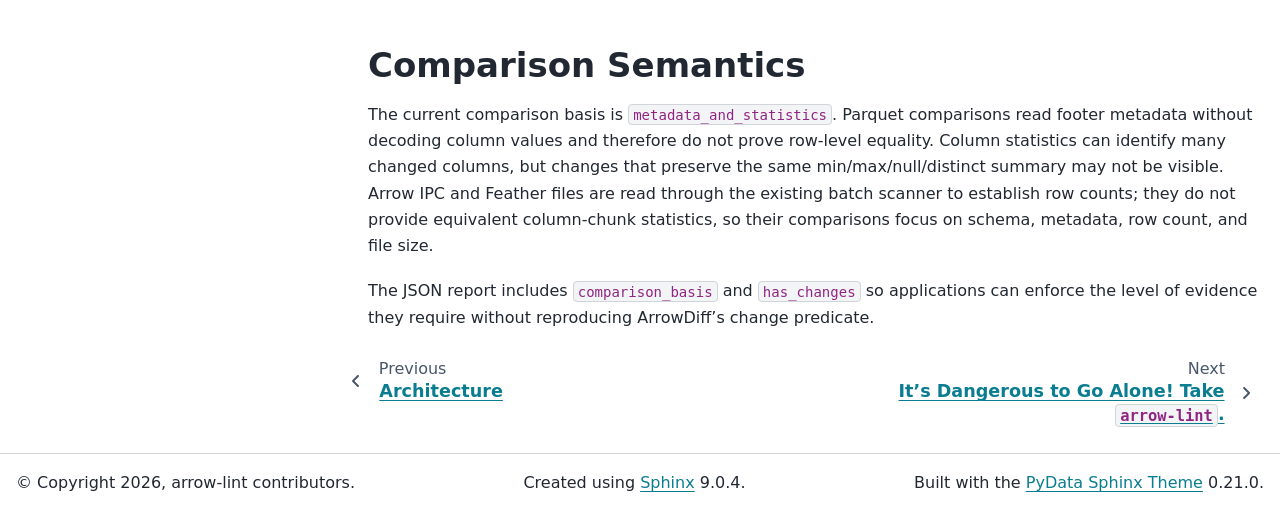
<file: arrowdiff.html>
<!DOCTYPE html>


<html lang="en" data-content_root="./" >

  <head>
    <meta charset="utf-8" />
    <meta name="viewport" content="width=device-width, initial-scale=1.0" /><meta name="viewport" content="width=device-width, initial-scale=1" />

    <title>ArrowDiff &#8212; arrow-lint  documentation</title>
  
  
  
  <script data-cfasync="false">
    document.documentElement.dataset.mode = localStorage.getItem("mode") || "";
    document.documentElement.dataset.theme = localStorage.getItem("theme") || "";
  </script>
  <!--
    this give us a css class that will be invisible only if js is disabled
  -->
  <noscript>
    <style>
      .pst-js-only { display: none !important; }

    </style>
  </noscript>
  
  <!-- Loaded before other Sphinx assets -->
  <link href="_static/styles/theme.css?digest=cb8930eaaf36d9849b67" rel="stylesheet" />
<link href="_static/styles/pydata-sphinx-theme.css?digest=cb8930eaaf36d9849b67" rel="stylesheet" />

    <link rel="stylesheet" type="text/css" href="_static/pygments.css?v=8f2a1f02" />
    <link rel="stylesheet" type="text/css" href="_static/mystnb.11b39860a7a0cbfd473a3ad8a317855267ff0bd372690045ca344a6b62be495e.css" />
    <link rel="stylesheet" type="text/css" href="_static/custom.css?v=63dfd3e1" />
  
  <!-- So that users can add custom icons -->
  <script defer src="_static/scripts/fontawesome.js?digest=cb8930eaaf36d9849b67"></script>
  <!-- Pre-loaded scripts that we'll load fully later -->
  <link rel="preload" as="script" href="_static/scripts/bootstrap.js?digest=cb8930eaaf36d9849b67" />
<link rel="preload" as="script" href="_static/scripts/pydata-sphinx-theme.js?digest=cb8930eaaf36d9849b67" />

    <script src="_static/documentation_options.js?v=5929fcd5"></script>
    <script src="_static/doctools.js?v=fd6eb6e6"></script>
    <script src="_static/sphinx_highlight.js?v=6ffebe34"></script>
    <script>DOCUMENTATION_OPTIONS.pagename = 'arrowdiff';</script>
    <script>DOCUMENTATION_OPTIONS.search_as_you_type = false;</script>
    <link rel="index" title="Index" href="genindex.html" />
    <link rel="search" title="Search" href="search.html" />
    <link rel="next" title="It’s Dangerous to Go Alone! Take arrow-lint." href="case-studies/parquet-writers.html" />
    <link rel="prev" title="Architecture" href="architecture.html" />
  <meta name="viewport" content="width=device-width, initial-scale=1"/>
  <meta name="docsearch:language" content="en"/>
  <meta name="docsearch:version" content="" />
  
    
    <script src="_static/searchtools.js"></script>
    <script src="_static/language_data.js"></script>
    <script src="searchindex.js"></script>
  
  </head>
  <body data-default-mode="">
  
  
  <div id="pst-skip-link" class="skip-link d-print-none"><a href="#main-content">Skip to main content</a></div>

  
  <div id="pst-scroll-pixel-helper"></div>
  
  <button type="button" class="btn rounded-pill" id="pst-back-to-top">
    <i class="fa-solid fa-arrow-up"></i>Back to top</button>
  
  
  
  
  <dialog id="pst-search-dialog">
    
<form class="bd-search d-flex align-items-center"
      action="search.html"
      method="get">
  <i class="fa-solid fa-magnifying-glass"></i>
  <input type="search"
         class="form-control"
         name="q"
         placeholder="Search the docs ..."
         aria-label="Search the docs ..."
         autocomplete="off"
         autocorrect="off"
         autocapitalize="off"
         spellcheck="false"/>
  <span class="search-button__kbd-shortcut"><kbd class="kbd-shortcut__modifier">Ctrl</kbd>+<kbd>K</kbd></span>
</form>
  </dialog>

  <div class="pst-async-banner-revealer d-none">
  <aside id="bd-header-version-warning" class="d-none d-print-none" aria-label="Version warning"></aside>
</div>

  
    <header id="pst-header" class="bd-header navbar navbar-expand-lg bd-navbar d-print-none">
<div class="bd-header__inner bd-page-width">
  <button class="pst-navbar-icon sidebar-toggle primary-toggle" aria-label="Site navigation">
    <span class="fa-solid fa-bars"></span>
  </button>
  
  
  <div class=" navbar-header-items__start">
    
      <div class="navbar-item">

  
    
  

<a class="navbar-brand logo" href="index.html">
  
  
  
  
  
  
    <p class="title logo__title">arrow-lint</p>
  
</a></div>
    
  </div>
  
  <div class=" navbar-header-items">
    
    <div class="me-auto navbar-header-items__center">
      
        <div class="navbar-item">
<nav>
  <ul class="bd-navbar-elements navbar-nav">
    
<li class="nav-item ">
  <a class="nav-link nav-internal" href="architecture.html">
    Architecture
  </a>
</li>


<li class="nav-item current active">
  <a class="nav-link nav-internal" href="#">
    ArrowDiff
  </a>
</li>


<li class="nav-item ">
  <a class="nav-link nav-internal" href="case-studies/parquet-writers.html">
    It’s Dangerous to Go Alone! Take arrow-lint.
  </a>
</li>


<li class="nav-item ">
  <a class="nav-link nav-internal" href="rules.html">
    Rules
  </a>
</li>


<li class="nav-item ">
  <a class="nav-link nav-internal" href="format-packs.html">
    Format Packs
  </a>
</li>


<li class="nav-item ">
  <a class="nav-link nav-internal" href="python-api.html">
    Python API
  </a>
</li>

  </ul>
</nav></div>
      
    </div>
    
    
    <div class="navbar-header-items__end">
      
        <div class="navbar-item navbar-persistent--container">
          

<button class="btn search-button-field search-button__button pst-js-only" title="Search" aria-label="Search" data-bs-placement="bottom" data-bs-toggle="tooltip">
 <i class="fa-solid fa-magnifying-glass"></i>
 <span class="search-button__default-text">Search</span>
 <span class="search-button__kbd-shortcut"><kbd class="kbd-shortcut__modifier">Ctrl</kbd>+<kbd class="kbd-shortcut__modifier">K</kbd></span>
</button>
        </div>
      
      
        <div class="navbar-item">

<div class="theme-switch-container dropdown pst-js-only" data-bs-toggle="tooltip" data-bs-placement="bottom" title="Color mode">
  <button class="btn btn-sm nav-link pst-navbar-icon theme-switch-button dropdown-toggle" aria-label="Color mode" data-bs-toggle="dropdown">
    <i class="theme-switch fa-solid fa-sun fa-lg fa-fw" data-mode="light" title="Light"></i>
    <i class="theme-switch fa-solid fa-moon fa-lg fa-fw" data-mode="dark" title="Dark"></i>
    <i class="theme-switch fa-solid fa-circle-half-stroke fa-lg fa-fw" data-mode="auto" title="System Settings"></i>
  </button>
  <ul class="dropdown-menu dropdown-menu-end">
    <li><button class="dropdown-item d-flex align-items-center theme-change-button" data-mode="auto"><i class="fa-solid fa-circle-half-stroke fa-lg fa-fw me-1"></i>System Settings</button></li>
    <li><button class="dropdown-item d-flex align-items-center theme-change-button" data-mode="light"><i class="fa-solid fa-sun fa-lg fa-fw me-1"></i>Light</button></li>
    <li><button class="dropdown-item d-flex align-items-center theme-change-button" data-mode="dark"><i class="fa-solid fa-moon fa-lg fa-fw me-1"></i>Dark</button></li>
  </ul>
</div></div>
      
        <div class="navbar-item"><ul class="navbar-icon-links"
    aria-label="Icon Links">
        <li class="nav-item">
          
          
          
          
          
          
          
          
          <a href="https://github.com/CU-DBMI/arrow-lint" title="GitHub" class="nav-link pst-navbar-icon" rel="noopener" target="_blank" data-bs-toggle="tooltip" data-bs-placement="bottom"><i class="fa-brands fa-github fa-lg" aria-hidden="true"></i><span class="visually-hidden">GitHub</span></a>
        </li>
</ul></div>
      
    </div>
    
  </div>
  
  
    <div class="navbar-persistent--mobile">

<button class="btn search-button-field search-button__button pst-js-only" title="Search" aria-label="Search" data-bs-placement="bottom" data-bs-toggle="tooltip">
 <i class="fa-solid fa-magnifying-glass"></i>
 <span class="search-button__default-text">Search</span>
 <span class="search-button__kbd-shortcut"><kbd class="kbd-shortcut__modifier">Ctrl</kbd>+<kbd class="kbd-shortcut__modifier">K</kbd></span>
</button>
    </div>
  

  
</div>

    </header>
  

  <div class="bd-container">
    <div class="bd-container__inner bd-page-width">
      
      
      
      <dialog id="pst-primary-sidebar-modal"></dialog>
      <div id="pst-primary-sidebar" class="bd-sidebar-primary bd-sidebar">
        

  
  <div class="sidebar-header-items sidebar-primary__section">
    
    
      <div class="sidebar-header-items__center">
        
          
          
            <div class="navbar-item">
<nav>
  <ul class="bd-navbar-elements navbar-nav">
    
<li class="nav-item ">
  <a class="nav-link nav-internal" href="architecture.html">
    Architecture
  </a>
</li>


<li class="nav-item current active">
  <a class="nav-link nav-internal" href="#">
    ArrowDiff
  </a>
</li>


<li class="nav-item ">
  <a class="nav-link nav-internal" href="case-studies/parquet-writers.html">
    It’s Dangerous to Go Alone! Take arrow-lint.
  </a>
</li>


<li class="nav-item ">
  <a class="nav-link nav-internal" href="rules.html">
    Rules
  </a>
</li>


<li class="nav-item ">
  <a class="nav-link nav-internal" href="format-packs.html">
    Format Packs
  </a>
</li>


<li class="nav-item ">
  <a class="nav-link nav-internal" href="python-api.html">
    Python API
  </a>
</li>

  </ul>
</nav></div>
          
        
      </div>
    
    
    
      <div class="sidebar-header-items__end">
        
          <div class="navbar-item">

<div class="theme-switch-container dropdown pst-js-only" data-bs-toggle="tooltip" data-bs-placement="bottom" title="Color mode">
  <button class="btn btn-sm nav-link pst-navbar-icon theme-switch-button dropdown-toggle" aria-label="Color mode" data-bs-toggle="dropdown">
    <i class="theme-switch fa-solid fa-sun fa-lg fa-fw" data-mode="light" title="Light"></i>
    <i class="theme-switch fa-solid fa-moon fa-lg fa-fw" data-mode="dark" title="Dark"></i>
    <i class="theme-switch fa-solid fa-circle-half-stroke fa-lg fa-fw" data-mode="auto" title="System Settings"></i>
  </button>
  <ul class="dropdown-menu dropdown-menu-end">
    <li><button class="dropdown-item d-flex align-items-center theme-change-button" data-mode="auto"><i class="fa-solid fa-circle-half-stroke fa-lg fa-fw me-1"></i>System Settings</button></li>
    <li><button class="dropdown-item d-flex align-items-center theme-change-button" data-mode="light"><i class="fa-solid fa-sun fa-lg fa-fw me-1"></i>Light</button></li>
    <li><button class="dropdown-item d-flex align-items-center theme-change-button" data-mode="dark"><i class="fa-solid fa-moon fa-lg fa-fw me-1"></i>Dark</button></li>
  </ul>
</div></div>
        
          <div class="navbar-item"><ul class="navbar-icon-links"
    aria-label="Icon Links">
        <li class="nav-item">
          
          
          
          
          
          
          
          
          <a href="https://github.com/CU-DBMI/arrow-lint" title="GitHub" class="nav-link pst-navbar-icon" rel="noopener" target="_blank" data-bs-toggle="tooltip" data-bs-placement="bottom"><i class="fa-brands fa-github fa-lg" aria-hidden="true"></i><span class="visually-hidden">GitHub</span></a>
        </li>
</ul></div>
        
      </div>
    
  </div>
  
    <div class="sidebar-primary-items__start sidebar-primary__section">
        <div class="sidebar-primary-item pst-sidebar-collapse"><button id="pst-collapse-sidebar-button" aria-expanded="true" aria-controls="pst-primary-sidebar">
  <svg class="pst-icon" role="img" aria-hidden="true" focusable="false" viewBox="0 0 16 16" xmlns="http://www.w3.org/2000/svg">
    <path fill="currentColor" d="M3 15.5C2.36232 15.5 1.74874 15.2564 1.28478 14.8189C0.820828 14.3815 0.541576 13.7832 0.504167 13.1467L0.5 13L0.5 3C0.499965 2.36232 0.743605 1.74874 1.18107 1.28478C1.61854 0.820828 2.21676 0.541576 2.85333 0.504167L3 0.5L13 0.5C13.6377 0.499965 14.2513 0.743605 14.7152 1.18107C15.1792 1.61854 15.4584 2.21676 15.4958 2.85333L15.5 3L15.5 13C15.5 13.6377 15.2564 14.2513 14.8189 14.7152C14.3815 15.1792 13.7832 15.4584 13.1467 15.4958L13 15.5L3 15.5ZM3 13.8333L10.5 13.8333L10.5 2.16667L3 2.16667C2.79589 2.16669 2.59889 2.24163 2.44636 2.37726C2.29383 2.5129 2.19638 2.69979 2.1725 2.9025L2.16667 3L2.16667 13C2.16669 13.2041 2.24163 13.4011 2.37726 13.5536C2.5129 13.7062 2.69979 13.8036 2.9025 13.8275L3 13.8333ZM6.65583 10.325L6.5775 10.2558L4.91083 8.58917C4.76735 8.44567 4.68116 8.25476 4.66843 8.05223C4.65569 7.84971 4.71729 7.6495 4.84167 7.48917L4.91083 7.41083L6.5775 5.74417C6.72747 5.59471 6.9287 5.50794 7.14032 5.50148C7.35194 5.49502 7.55809 5.56935 7.7169 5.70937C7.8757 5.8494 7.97525 6.04463 7.99533 6.25539C8.01541 6.46616 7.95451 6.67667 7.825 6.84417L7.75583 6.9225L6.67917 8L7.75583 9.0775C7.89931 9.22099 7.98551 9.41191 7.99824 9.61443C8.01097 9.81695 7.94938 10.0172 7.825 10.1775L7.75583 10.2558C7.61234 10.3993 7.42142 10.4855 7.2189 10.4982C7.01638 10.511 6.81617 10.4494 6.65583 10.325Z"/>
  </svg>
  <span class="pst-collapse-sidebar-label">Collapse Sidebar</span>
  <span class="pst-expand-sidebar-label">Expand Sidebar</span>
</button></div>
        <div class="sidebar-primary-item">

<nav class="bd-docs-nav bd-links"
     aria-label="Section Navigation">
  <p class="bd-links__title" role="heading" aria-level="1">Section Navigation</p>
  <div class="bd-toc-item navbar-nav"></div>
</nav></div>
    </div>
  
  
  <div class="sidebar-primary-items__end sidebar-primary__section">
      <div class="sidebar-primary-item">
<div id="ethical-ad-placement"
      class="flat"
      data-ea-publisher="readthedocs"
      data-ea-type="readthedocs-sidebar"
      data-ea-manual="true">
</div></div>
  </div>


      </div>
      
      <main id="main-content" class="bd-main" role="main">
        
        
          <div class="bd-content">
            <div class="bd-article-container">
              
              <div class="bd-header-article d-print-none">
<div class="header-article-items header-article__inner">
  
    <div class="header-article-items__start">
      
        <div class="header-article-item">

<nav aria-label="Breadcrumb" class="d-print-none">
  <ul class="bd-breadcrumbs">
    
    <li class="breadcrumb-item breadcrumb-home">
      <a href="index.html" class="nav-link" aria-label="Home">
        <i class="fa-solid fa-home"></i>
      </a>
    </li>
    <li class="breadcrumb-item active" aria-current="page"><span class="ellipsis">ArrowDiff</span></li>
  </ul>
</nav>
</div>
      
    </div>
  
  
</div>
</div>
              
              
              
                
<div id="searchbox"></div>
                <article class="bd-article">
                  
  <section id="arrowdiff">
<h1>ArrowDiff<a class="headerlink" href="#arrowdiff" title="Link to this heading">#</a></h1>
<p>ArrowDiff provides a Git-style comparison for Arrow datasets:</p>
<div class="highlight-bash notranslate"><div class="highlight"><pre><span></span>arrowdiff<span class="w"> </span>old.parquet<span class="w"> </span>new.parquet
</pre></div>
</div>
<p>The same command is available through the main CLI:</p>
<div class="highlight-bash notranslate"><div class="highlight"><pre><span></span>arrow-lint<span class="w"> </span>diff<span class="w"> </span>old.parquet<span class="w"> </span>new.parquet
</pre></div>
</div>
<section id="what-it-compares">
<h2>What It Compares<a class="headerlink" href="#what-it-compares" title="Link to this heading">#</a></h2>
<p>ArrowDiff scans both paths through the shared Rust dataset model and reports:</p>
<ul class="simple">
<li><p>field names, types, nullability, metadata, and column order</p></li>
<li><p>columns whose Parquet value counts or min/max/null/distinct statistics changed</p></li>
<li><p>dataset and file key-value metadata</p></li>
<li><p>file and row counts</p></li>
<li><p>row-group structure</p></li>
<li><p>compression codecs</p></li>
<li><p>estimated scan bytes and percentage change</p></li>
</ul>
<p>Directories are compared recursively using the same discovery behavior as
arrow-lint.</p>
</section>
<section id="output">
<h2>Output<a class="headerlink" href="#output" title="Link to this heading">#</a></h2>
<p>Human-readable output is the default:</p>
<div class="highlight-text notranslate"><div class="highlight"><pre><span></span>ArrowDiff
old.parquet → new.parquet

✓ Schema identical

Column changes
  - phenotype_score
  - temporary_column

Metadata
  Changed:
    ~ microscope_model

Statistics
  Row groups changed (1 → 2)
  Compression changed (UNCOMPRESSED → ZSTD)
  Estimated scan cost +18.0% (1000000 → 1180000 bytes)
</pre></div>
</div>
<p>Use JSON for CI, notebooks, or downstream tooling:</p>
<div class="highlight-bash notranslate"><div class="highlight"><pre><span></span>arrowdiff<span class="w"> </span>old.parquet<span class="w"> </span>new.parquet<span class="w"> </span>--output<span class="w"> </span>json
</pre></div>
</div>
<p>Use Git-style exit status when differences should affect automation:</p>
<div class="highlight-bash notranslate"><div class="highlight"><pre><span></span>arrowdiff<span class="w"> </span>old.parquet<span class="w"> </span>new.parquet<span class="w"> </span>--exit-code
</pre></div>
</div>
<p>The command returns <code class="docutils literal notranslate"><span class="pre">0</span></code> after a successful comparison by default. With
<code class="docutils literal notranslate"><span class="pre">--exit-code</span></code>, it returns <code class="docutils literal notranslate"><span class="pre">1</span></code> when a difference is detected and <code class="docutils literal notranslate"><span class="pre">0</span></code> when the
reports are equivalent.</p>
</section>
<section id="comparison-semantics">
<h2>Comparison Semantics<a class="headerlink" href="#comparison-semantics" title="Link to this heading">#</a></h2>
<p>The current comparison basis is <code class="docutils literal notranslate"><span class="pre">metadata_and_statistics</span></code>. Parquet comparisons
read footer metadata without decoding column values and therefore do not prove
row-level equality. Column statistics can identify many changed columns, but
changes that preserve the same min/max/null/distinct summary may not be visible.
Arrow IPC and Feather files are read through the existing batch scanner to
establish row counts; they do not provide equivalent column-chunk statistics, so
their comparisons focus on schema, metadata, row count, and file size.</p>
<p>The JSON report includes <code class="docutils literal notranslate"><span class="pre">comparison_basis</span></code> and <code class="docutils literal notranslate"><span class="pre">has_changes</span></code> so applications
can enforce the level of evidence they require without reproducing ArrowDiff’s
change predicate.</p>
</section>
</section>


                </article>
              
              
              
              
              
                <footer class="prev-next-footer d-print-none">
                  
<div class="prev-next-area">
    <a class="left-prev"
       href="architecture.html"
       title="previous page">
      <i class="fa-solid fa-angle-left"></i>
      <div class="prev-next-info">
        <p class="prev-next-subtitle">previous</p>
        <p class="prev-next-title">Architecture</p>
      </div>
    </a>
    <a class="right-next"
       href="case-studies/parquet-writers.html"
       title="next page">
      <div class="prev-next-info">
        <p class="prev-next-subtitle">next</p>
        <p class="prev-next-title">It’s Dangerous to Go Alone! Take <code class="docutils literal notranslate"><span class="pre">arrow-lint</span></code>.</p>
      </div>
      <i class="fa-solid fa-angle-right"></i>
    </a>
</div>
                </footer>
              
            </div>
            
            
              
            
          </div>
          <footer class="bd-footer-content">
            
          </footer>
        
      </main>
    </div>
  </div>
  
  <!-- Scripts loaded after <body> so the DOM is not blocked -->
  <script defer src="_static/scripts/bootstrap.js?digest=cb8930eaaf36d9849b67"></script>
<script defer src="_static/scripts/pydata-sphinx-theme.js?digest=cb8930eaaf36d9849b67"></script>

  <footer class="bd-footer">
<div class="bd-footer__inner bd-page-width">
  
    <div class="footer-items__start">
      
        <div class="footer-item">

  <p class="copyright">
    
      © Copyright 2026, arrow-lint contributors.
      <br/>
    
  </p>
</div>
      
    </div>
  
  
    <div class="footer-items__center">
      
        <div class="footer-item">

  <p class="sphinx-version">
    Created using <a href="https://www.sphinx-doc.org/">Sphinx</a> 9.0.4.
    <br/>
  </p>
</div>
      
    </div>
  
  
    <div class="footer-items__end">
      
        <div class="footer-item">
<p class="theme-version">
  <!-- # L10n: Setting the PST URL as an argument as this does not need to be localized -->
  Built with the <a href="https://pydata-sphinx-theme.readthedocs.io/en/stable/index.html">PyData Sphinx Theme</a> 0.21.0.
</p></div>
      
    </div>
  
</div>

  </footer>
  </body>
</html>
</file>
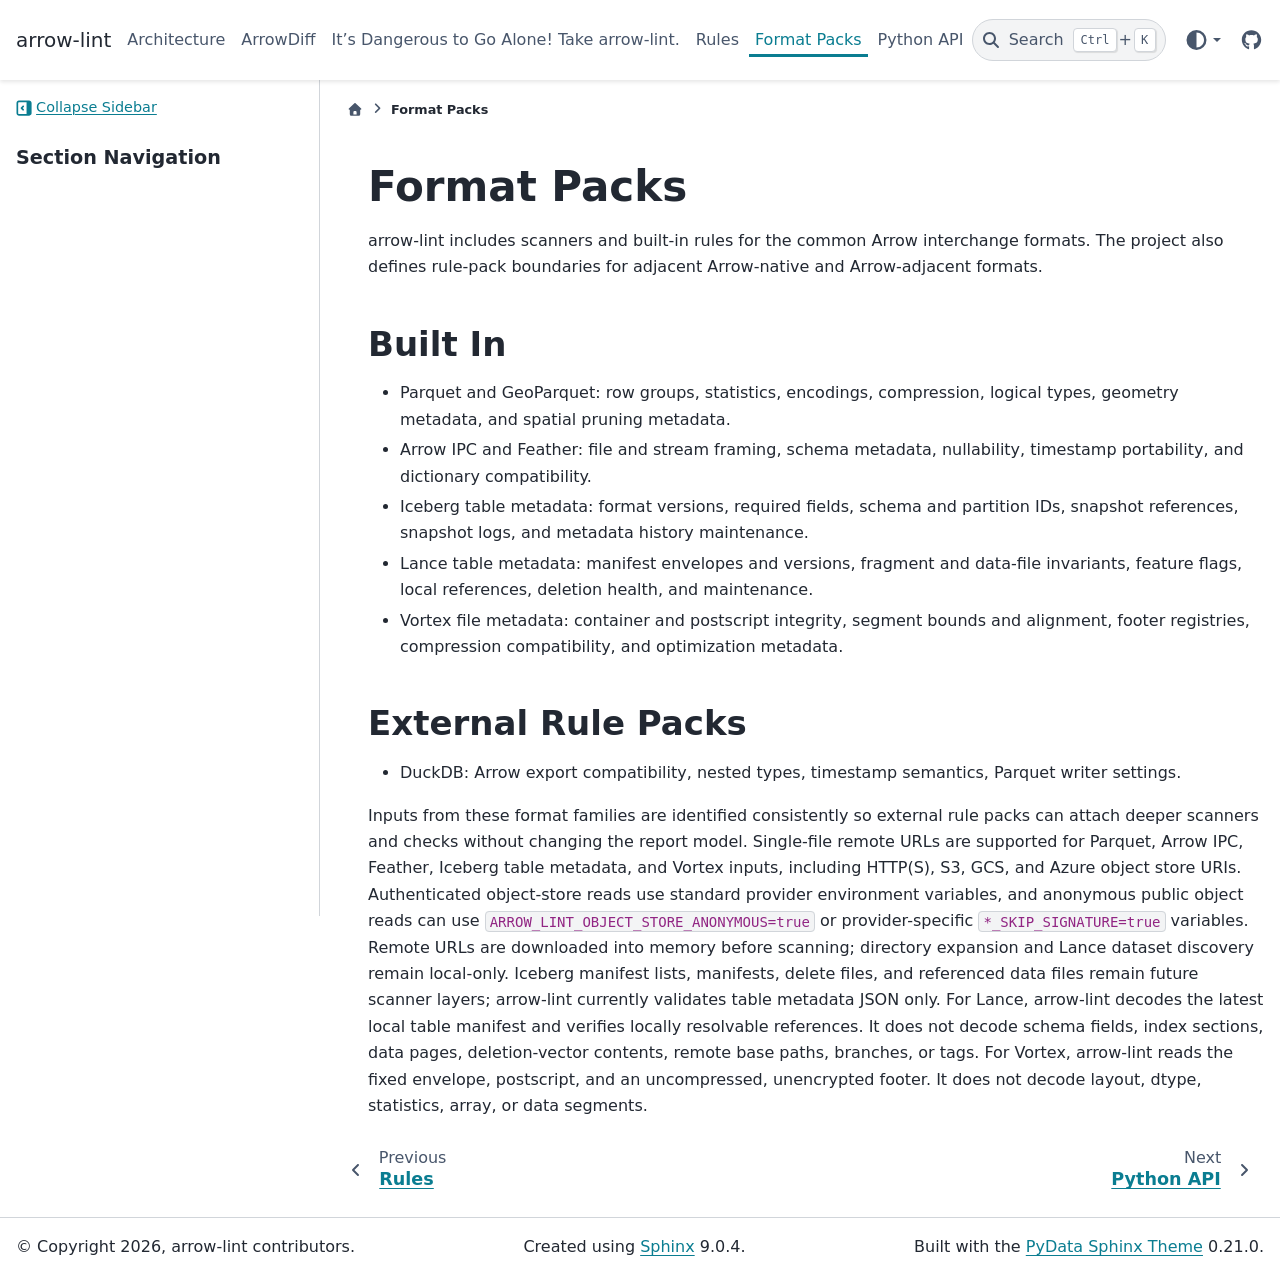
<file: format-packs.html>
<!DOCTYPE html>


<html lang="en" data-content_root="./" >

  <head>
    <meta charset="utf-8" />
    <meta name="viewport" content="width=device-width, initial-scale=1.0" /><meta name="viewport" content="width=device-width, initial-scale=1" />

    <title>Format Packs &#8212; arrow-lint  documentation</title>
  
  
  
  <script data-cfasync="false">
    document.documentElement.dataset.mode = localStorage.getItem("mode") || "";
    document.documentElement.dataset.theme = localStorage.getItem("theme") || "";
  </script>
  <!--
    this give us a css class that will be invisible only if js is disabled
  -->
  <noscript>
    <style>
      .pst-js-only { display: none !important; }

    </style>
  </noscript>
  
  <!-- Loaded before other Sphinx assets -->
  <link href="_static/styles/theme.css?digest=cb8930eaaf36d9849b67" rel="stylesheet" />
<link href="_static/styles/pydata-sphinx-theme.css?digest=cb8930eaaf36d9849b67" rel="stylesheet" />

    <link rel="stylesheet" type="text/css" href="_static/pygments.css?v=8f2a1f02" />
    <link rel="stylesheet" type="text/css" href="_static/mystnb.11b39860a7a0cbfd473a3ad8a317855267ff0bd372690045ca344a6b62be495e.css" />
    <link rel="stylesheet" type="text/css" href="_static/custom.css?v=63dfd3e1" />
  
  <!-- So that users can add custom icons -->
  <script defer src="_static/scripts/fontawesome.js?digest=cb8930eaaf36d9849b67"></script>
  <!-- Pre-loaded scripts that we'll load fully later -->
  <link rel="preload" as="script" href="_static/scripts/bootstrap.js?digest=cb8930eaaf36d9849b67" />
<link rel="preload" as="script" href="_static/scripts/pydata-sphinx-theme.js?digest=cb8930eaaf36d9849b67" />

    <script src="_static/documentation_options.js?v=5929fcd5"></script>
    <script src="_static/doctools.js?v=fd6eb6e6"></script>
    <script src="_static/sphinx_highlight.js?v=6ffebe34"></script>
    <script>DOCUMENTATION_OPTIONS.pagename = 'format-packs';</script>
    <script>DOCUMENTATION_OPTIONS.search_as_you_type = false;</script>
    <link rel="index" title="Index" href="genindex.html" />
    <link rel="search" title="Search" href="search.html" />
    <link rel="next" title="Python API" href="python-api.html" />
    <link rel="prev" title="Rules" href="rules.html" />
  <meta name="viewport" content="width=device-width, initial-scale=1"/>
  <meta name="docsearch:language" content="en"/>
  <meta name="docsearch:version" content="" />
  
    
    <script src="_static/searchtools.js"></script>
    <script src="_static/language_data.js"></script>
    <script src="searchindex.js"></script>
  
  </head>
  <body data-default-mode="">
  
  
  <div id="pst-skip-link" class="skip-link d-print-none"><a href="#main-content">Skip to main content</a></div>

  
  <div id="pst-scroll-pixel-helper"></div>
  
  <button type="button" class="btn rounded-pill" id="pst-back-to-top">
    <i class="fa-solid fa-arrow-up"></i>Back to top</button>
  
  
  
  
  <dialog id="pst-search-dialog">
    
<form class="bd-search d-flex align-items-center"
      action="search.html"
      method="get">
  <i class="fa-solid fa-magnifying-glass"></i>
  <input type="search"
         class="form-control"
         name="q"
         placeholder="Search the docs ..."
         aria-label="Search the docs ..."
         autocomplete="off"
         autocorrect="off"
         autocapitalize="off"
         spellcheck="false"/>
  <span class="search-button__kbd-shortcut"><kbd class="kbd-shortcut__modifier">Ctrl</kbd>+<kbd>K</kbd></span>
</form>
  </dialog>

  <div class="pst-async-banner-revealer d-none">
  <aside id="bd-header-version-warning" class="d-none d-print-none" aria-label="Version warning"></aside>
</div>

  
    <header id="pst-header" class="bd-header navbar navbar-expand-lg bd-navbar d-print-none">
<div class="bd-header__inner bd-page-width">
  <button class="pst-navbar-icon sidebar-toggle primary-toggle" aria-label="Site navigation">
    <span class="fa-solid fa-bars"></span>
  </button>
  
  
  <div class=" navbar-header-items__start">
    
      <div class="navbar-item">

  
    
  

<a class="navbar-brand logo" href="index.html">
  
  
  
  
  
  
    <p class="title logo__title">arrow-lint</p>
  
</a></div>
    
  </div>
  
  <div class=" navbar-header-items">
    
    <div class="me-auto navbar-header-items__center">
      
        <div class="navbar-item">
<nav>
  <ul class="bd-navbar-elements navbar-nav">
    
<li class="nav-item ">
  <a class="nav-link nav-internal" href="architecture.html">
    Architecture
  </a>
</li>


<li class="nav-item ">
  <a class="nav-link nav-internal" href="arrowdiff.html">
    ArrowDiff
  </a>
</li>


<li class="nav-item ">
  <a class="nav-link nav-internal" href="case-studies/parquet-writers.html">
    It’s Dangerous to Go Alone! Take arrow-lint.
  </a>
</li>


<li class="nav-item ">
  <a class="nav-link nav-internal" href="rules.html">
    Rules
  </a>
</li>


<li class="nav-item current active">
  <a class="nav-link nav-internal" href="#">
    Format Packs
  </a>
</li>


<li class="nav-item ">
  <a class="nav-link nav-internal" href="python-api.html">
    Python API
  </a>
</li>

  </ul>
</nav></div>
      
    </div>
    
    
    <div class="navbar-header-items__end">
      
        <div class="navbar-item navbar-persistent--container">
          

<button class="btn search-button-field search-button__button pst-js-only" title="Search" aria-label="Search" data-bs-placement="bottom" data-bs-toggle="tooltip">
 <i class="fa-solid fa-magnifying-glass"></i>
 <span class="search-button__default-text">Search</span>
 <span class="search-button__kbd-shortcut"><kbd class="kbd-shortcut__modifier">Ctrl</kbd>+<kbd class="kbd-shortcut__modifier">K</kbd></span>
</button>
        </div>
      
      
        <div class="navbar-item">

<div class="theme-switch-container dropdown pst-js-only" data-bs-toggle="tooltip" data-bs-placement="bottom" title="Color mode">
  <button class="btn btn-sm nav-link pst-navbar-icon theme-switch-button dropdown-toggle" aria-label="Color mode" data-bs-toggle="dropdown">
    <i class="theme-switch fa-solid fa-sun fa-lg fa-fw" data-mode="light" title="Light"></i>
    <i class="theme-switch fa-solid fa-moon fa-lg fa-fw" data-mode="dark" title="Dark"></i>
    <i class="theme-switch fa-solid fa-circle-half-stroke fa-lg fa-fw" data-mode="auto" title="System Settings"></i>
  </button>
  <ul class="dropdown-menu dropdown-menu-end">
    <li><button class="dropdown-item d-flex align-items-center theme-change-button" data-mode="auto"><i class="fa-solid fa-circle-half-stroke fa-lg fa-fw me-1"></i>System Settings</button></li>
    <li><button class="dropdown-item d-flex align-items-center theme-change-button" data-mode="light"><i class="fa-solid fa-sun fa-lg fa-fw me-1"></i>Light</button></li>
    <li><button class="dropdown-item d-flex align-items-center theme-change-button" data-mode="dark"><i class="fa-solid fa-moon fa-lg fa-fw me-1"></i>Dark</button></li>
  </ul>
</div></div>
      
        <div class="navbar-item"><ul class="navbar-icon-links"
    aria-label="Icon Links">
        <li class="nav-item">
          
          
          
          
          
          
          
          
          <a href="https://github.com/CU-DBMI/arrow-lint" title="GitHub" class="nav-link pst-navbar-icon" rel="noopener" target="_blank" data-bs-toggle="tooltip" data-bs-placement="bottom"><i class="fa-brands fa-github fa-lg" aria-hidden="true"></i><span class="visually-hidden">GitHub</span></a>
        </li>
</ul></div>
      
    </div>
    
  </div>
  
  
    <div class="navbar-persistent--mobile">

<button class="btn search-button-field search-button__button pst-js-only" title="Search" aria-label="Search" data-bs-placement="bottom" data-bs-toggle="tooltip">
 <i class="fa-solid fa-magnifying-glass"></i>
 <span class="search-button__default-text">Search</span>
 <span class="search-button__kbd-shortcut"><kbd class="kbd-shortcut__modifier">Ctrl</kbd>+<kbd class="kbd-shortcut__modifier">K</kbd></span>
</button>
    </div>
  

  
</div>

    </header>
  

  <div class="bd-container">
    <div class="bd-container__inner bd-page-width">
      
      
      
      <dialog id="pst-primary-sidebar-modal"></dialog>
      <div id="pst-primary-sidebar" class="bd-sidebar-primary bd-sidebar">
        

  
  <div class="sidebar-header-items sidebar-primary__section">
    
    
      <div class="sidebar-header-items__center">
        
          
          
            <div class="navbar-item">
<nav>
  <ul class="bd-navbar-elements navbar-nav">
    
<li class="nav-item ">
  <a class="nav-link nav-internal" href="architecture.html">
    Architecture
  </a>
</li>


<li class="nav-item ">
  <a class="nav-link nav-internal" href="arrowdiff.html">
    ArrowDiff
  </a>
</li>


<li class="nav-item ">
  <a class="nav-link nav-internal" href="case-studies/parquet-writers.html">
    It’s Dangerous to Go Alone! Take arrow-lint.
  </a>
</li>


<li class="nav-item ">
  <a class="nav-link nav-internal" href="rules.html">
    Rules
  </a>
</li>


<li class="nav-item current active">
  <a class="nav-link nav-internal" href="#">
    Format Packs
  </a>
</li>


<li class="nav-item ">
  <a class="nav-link nav-internal" href="python-api.html">
    Python API
  </a>
</li>

  </ul>
</nav></div>
          
        
      </div>
    
    
    
      <div class="sidebar-header-items__end">
        
          <div class="navbar-item">

<div class="theme-switch-container dropdown pst-js-only" data-bs-toggle="tooltip" data-bs-placement="bottom" title="Color mode">
  <button class="btn btn-sm nav-link pst-navbar-icon theme-switch-button dropdown-toggle" aria-label="Color mode" data-bs-toggle="dropdown">
    <i class="theme-switch fa-solid fa-sun fa-lg fa-fw" data-mode="light" title="Light"></i>
    <i class="theme-switch fa-solid fa-moon fa-lg fa-fw" data-mode="dark" title="Dark"></i>
    <i class="theme-switch fa-solid fa-circle-half-stroke fa-lg fa-fw" data-mode="auto" title="System Settings"></i>
  </button>
  <ul class="dropdown-menu dropdown-menu-end">
    <li><button class="dropdown-item d-flex align-items-center theme-change-button" data-mode="auto"><i class="fa-solid fa-circle-half-stroke fa-lg fa-fw me-1"></i>System Settings</button></li>
    <li><button class="dropdown-item d-flex align-items-center theme-change-button" data-mode="light"><i class="fa-solid fa-sun fa-lg fa-fw me-1"></i>Light</button></li>
    <li><button class="dropdown-item d-flex align-items-center theme-change-button" data-mode="dark"><i class="fa-solid fa-moon fa-lg fa-fw me-1"></i>Dark</button></li>
  </ul>
</div></div>
        
          <div class="navbar-item"><ul class="navbar-icon-links"
    aria-label="Icon Links">
        <li class="nav-item">
          
          
          
          
          
          
          
          
          <a href="https://github.com/CU-DBMI/arrow-lint" title="GitHub" class="nav-link pst-navbar-icon" rel="noopener" target="_blank" data-bs-toggle="tooltip" data-bs-placement="bottom"><i class="fa-brands fa-github fa-lg" aria-hidden="true"></i><span class="visually-hidden">GitHub</span></a>
        </li>
</ul></div>
        
      </div>
    
  </div>
  
    <div class="sidebar-primary-items__start sidebar-primary__section">
        <div class="sidebar-primary-item pst-sidebar-collapse"><button id="pst-collapse-sidebar-button" aria-expanded="true" aria-controls="pst-primary-sidebar">
  <svg class="pst-icon" role="img" aria-hidden="true" focusable="false" viewBox="0 0 16 16" xmlns="http://www.w3.org/2000/svg">
    <path fill="currentColor" d="M3 15.5C2.36232 15.5 1.74874 15.2564 1.28478 14.8189C0.820828 14.3815 0.541576 13.7832 0.504167 13.1467L0.5 13L0.5 3C0.499965 2.36232 0.743605 1.74874 1.18107 1.28478C1.61854 0.820828 2.21676 0.541576 2.85333 0.504167L3 0.5L13 0.5C13.6377 0.499965 14.2513 0.743605 14.7152 1.18107C15.1792 1.61854 15.4584 2.21676 15.4958 2.85333L15.5 3L15.5 13C15.5 13.6377 15.2564 14.2513 14.8189 14.7152C14.3815 15.1792 13.7832 15.4584 13.1467 15.4958L13 15.5L3 15.5ZM3 13.8333L10.5 13.8333L10.5 2.16667L3 2.16667C2.79589 2.16669 2.59889 2.24163 2.44636 2.37726C2.29383 2.5129 2.19638 2.69979 2.1725 2.9025L2.16667 3L2.16667 13C2.16669 13.2041 2.24163 13.4011 2.37726 13.5536C2.5129 13.7062 2.69979 13.8036 2.9025 13.8275L3 13.8333ZM6.65583 10.325L6.5775 10.2558L4.91083 8.58917C4.76735 8.44567 4.68116 8.25476 4.66843 8.05223C4.65569 7.84971 4.71729 7.6495 4.84167 7.48917L4.91083 7.41083L6.5775 5.74417C6.72747 5.59471 6.9287 5.50794 7.14032 5.50148C7.35194 5.49502 7.55809 5.56935 7.7169 5.70937C7.8757 5.8494 7.97525 6.04463 7.99533 6.25539C8.01541 6.46616 7.95451 6.67667 7.825 6.84417L7.75583 6.9225L6.67917 8L7.75583 9.0775C7.89931 9.22099 7.98551 9.41191 7.99824 9.61443C8.01097 9.81695 7.94938 10.0172 7.825 10.1775L7.75583 10.2558C7.61234 10.3993 7.42142 10.4855 7.2189 10.4982C7.01638 10.511 6.81617 10.4494 6.65583 10.325Z"/>
  </svg>
  <span class="pst-collapse-sidebar-label">Collapse Sidebar</span>
  <span class="pst-expand-sidebar-label">Expand Sidebar</span>
</button></div>
        <div class="sidebar-primary-item">

<nav class="bd-docs-nav bd-links"
     aria-label="Section Navigation">
  <p class="bd-links__title" role="heading" aria-level="1">Section Navigation</p>
  <div class="bd-toc-item navbar-nav"></div>
</nav></div>
    </div>
  
  
  <div class="sidebar-primary-items__end sidebar-primary__section">
      <div class="sidebar-primary-item">
<div id="ethical-ad-placement"
      class="flat"
      data-ea-publisher="readthedocs"
      data-ea-type="readthedocs-sidebar"
      data-ea-manual="true">
</div></div>
  </div>


      </div>
      
      <main id="main-content" class="bd-main" role="main">
        
        
          <div class="bd-content">
            <div class="bd-article-container">
              
              <div class="bd-header-article d-print-none">
<div class="header-article-items header-article__inner">
  
    <div class="header-article-items__start">
      
        <div class="header-article-item">

<nav aria-label="Breadcrumb" class="d-print-none">
  <ul class="bd-breadcrumbs">
    
    <li class="breadcrumb-item breadcrumb-home">
      <a href="index.html" class="nav-link" aria-label="Home">
        <i class="fa-solid fa-home"></i>
      </a>
    </li>
    <li class="breadcrumb-item active" aria-current="page"><span class="ellipsis">Format Packs</span></li>
  </ul>
</nav>
</div>
      
    </div>
  
  
</div>
</div>
              
              
              
                
<div id="searchbox"></div>
                <article class="bd-article">
                  
  <section id="format-packs">
<h1>Format Packs<a class="headerlink" href="#format-packs" title="Link to this heading">#</a></h1>
<p>arrow-lint includes scanners and built-in rules for the common Arrow interchange
formats. The project also defines rule-pack boundaries for adjacent Arrow-native
and Arrow-adjacent formats.</p>
<section id="built-in">
<h2>Built In<a class="headerlink" href="#built-in" title="Link to this heading">#</a></h2>
<ul class="simple">
<li><p>Parquet and GeoParquet: row groups, statistics, encodings, compression,
logical types, geometry metadata, and spatial pruning metadata.</p></li>
<li><p>Arrow IPC and Feather: file and stream framing, schema metadata, nullability,
timestamp portability, and dictionary compatibility.</p></li>
<li><p>Iceberg table metadata: format versions, required fields, schema and partition
IDs, snapshot references, snapshot logs, and metadata history maintenance.</p></li>
<li><p>Lance table metadata: manifest envelopes and versions, fragment and data-file
invariants, feature flags, local references, deletion health, and maintenance.</p></li>
<li><p>Vortex file metadata: container and postscript integrity, segment bounds and
alignment, footer registries, compression compatibility, and optimization
metadata.</p></li>
</ul>
</section>
<section id="external-rule-packs">
<h2>External Rule Packs<a class="headerlink" href="#external-rule-packs" title="Link to this heading">#</a></h2>
<ul class="simple">
<li><p>DuckDB: Arrow export compatibility, nested types, timestamp semantics,
Parquet writer settings.</p></li>
</ul>
<p>Inputs from these format families are identified consistently so external rule
packs can attach deeper scanners and checks without changing the report model.
Single-file remote URLs are supported for Parquet, Arrow IPC, Feather, Iceberg
table metadata, and Vortex inputs, including HTTP(S), S3, GCS, and Azure object
store URIs. Authenticated object-store reads use standard provider environment
variables, and anonymous public object reads can use
<code class="docutils literal notranslate"><span class="pre">ARROW_LINT_OBJECT_STORE_ANONYMOUS=true</span></code> or provider-specific
<code class="docutils literal notranslate"><span class="pre">*_SKIP_SIGNATURE=true</span></code> variables. Remote URLs are downloaded into memory before
scanning; directory expansion and Lance dataset discovery remain local-only.
Iceberg manifest lists, manifests, delete files, and referenced data files remain
future scanner layers; arrow-lint currently validates table metadata JSON only.
For Lance, arrow-lint decodes the latest local table manifest and verifies
locally resolvable references. It does not decode schema fields, index sections,
data pages, deletion-vector contents, remote base paths, branches, or tags.
For Vortex, arrow-lint reads the fixed envelope, postscript, and an uncompressed,
unencrypted footer. It does not decode layout, dtype, statistics, array, or data
segments.</p>
</section>
</section>


                </article>
              
              
              
              
              
                <footer class="prev-next-footer d-print-none">
                  
<div class="prev-next-area">
    <a class="left-prev"
       href="rules.html"
       title="previous page">
      <i class="fa-solid fa-angle-left"></i>
      <div class="prev-next-info">
        <p class="prev-next-subtitle">previous</p>
        <p class="prev-next-title">Rules</p>
      </div>
    </a>
    <a class="right-next"
       href="python-api.html"
       title="next page">
      <div class="prev-next-info">
        <p class="prev-next-subtitle">next</p>
        <p class="prev-next-title">Python API</p>
      </div>
      <i class="fa-solid fa-angle-right"></i>
    </a>
</div>
                </footer>
              
            </div>
            
            
              
            
          </div>
          <footer class="bd-footer-content">
            
          </footer>
        
      </main>
    </div>
  </div>
  
  <!-- Scripts loaded after <body> so the DOM is not blocked -->
  <script defer src="_static/scripts/bootstrap.js?digest=cb8930eaaf36d9849b67"></script>
<script defer src="_static/scripts/pydata-sphinx-theme.js?digest=cb8930eaaf36d9849b67"></script>

  <footer class="bd-footer">
<div class="bd-footer__inner bd-page-width">
  
    <div class="footer-items__start">
      
        <div class="footer-item">

  <p class="copyright">
    
      © Copyright 2026, arrow-lint contributors.
      <br/>
    
  </p>
</div>
      
    </div>
  
  
    <div class="footer-items__center">
      
        <div class="footer-item">

  <p class="sphinx-version">
    Created using <a href="https://www.sphinx-doc.org/">Sphinx</a> 9.0.4.
    <br/>
  </p>
</div>
      
    </div>
  
  
    <div class="footer-items__end">
      
        <div class="footer-item">
<p class="theme-version">
  <!-- # L10n: Setting the PST URL as an argument as this does not need to be localized -->
  Built with the <a href="https://pydata-sphinx-theme.readthedocs.io/en/stable/index.html">PyData Sphinx Theme</a> 0.21.0.
</p></div>
      
    </div>
  
</div>

  </footer>
  </body>
</html>
</file>
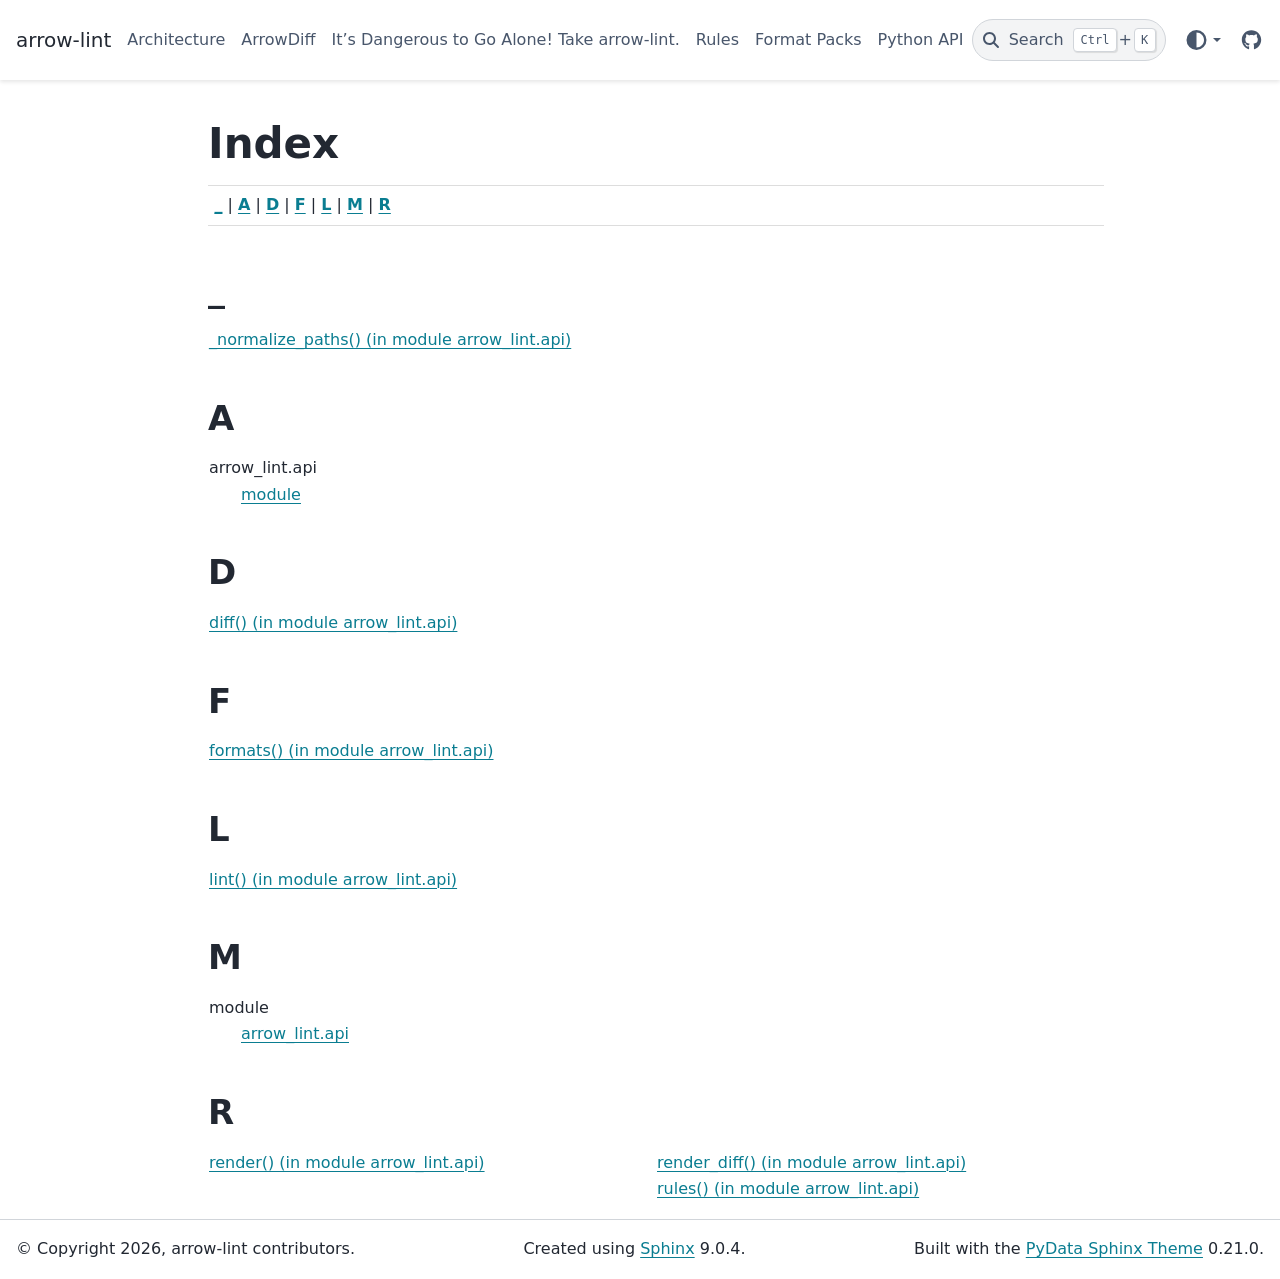
<file: genindex.html>
<!DOCTYPE html>


<html lang="en" data-content_root="./" >

  <head>
    <meta charset="utf-8" />
    <meta name="viewport" content="width=device-width, initial-scale=1.0" />
    <title>Index &#8212; arrow-lint  documentation</title>
  
  
  
  <script data-cfasync="false">
    document.documentElement.dataset.mode = localStorage.getItem("mode") || "";
    document.documentElement.dataset.theme = localStorage.getItem("theme") || "";
  </script>
  <!--
    this give us a css class that will be invisible only if js is disabled
  -->
  <noscript>
    <style>
      .pst-js-only { display: none !important; }

    </style>
  </noscript>
  
  <!-- Loaded before other Sphinx assets -->
  <link href="_static/styles/theme.css?digest=cb8930eaaf36d9849b67" rel="stylesheet" />
<link href="_static/styles/pydata-sphinx-theme.css?digest=cb8930eaaf36d9849b67" rel="stylesheet" />

    <link rel="stylesheet" type="text/css" href="_static/pygments.css?v=8f2a1f02" />
    <link rel="stylesheet" type="text/css" href="_static/mystnb.11b39860a7a0cbfd473a3ad8a317855267ff0bd372690045ca344a6b62be495e.css" />
    <link rel="stylesheet" type="text/css" href="_static/custom.css?v=63dfd3e1" />
  
  <!-- So that users can add custom icons -->
  <script defer src="_static/scripts/fontawesome.js?digest=cb8930eaaf36d9849b67"></script>
  <!-- Pre-loaded scripts that we'll load fully later -->
  <link rel="preload" as="script" href="_static/scripts/bootstrap.js?digest=cb8930eaaf36d9849b67" />
<link rel="preload" as="script" href="_static/scripts/pydata-sphinx-theme.js?digest=cb8930eaaf36d9849b67" />

    <script src="_static/documentation_options.js?v=5929fcd5"></script>
    <script src="_static/doctools.js?v=fd6eb6e6"></script>
    <script src="_static/sphinx_highlight.js?v=6ffebe34"></script>
    <script>DOCUMENTATION_OPTIONS.pagename = 'genindex';</script>
    <script>DOCUMENTATION_OPTIONS.search_as_you_type = false;</script>
    <link rel="index" title="Index" href="#" />
    <link rel="search" title="Search" href="search.html" />
  <meta name="viewport" content="width=device-width, initial-scale=1"/>
  <meta name="docsearch:language" content="en"/>
  <meta name="docsearch:version" content="" />
  
    
    <script src="_static/searchtools.js"></script>
    <script src="_static/language_data.js"></script>
    <script src="searchindex.js"></script>
  
  </head>
  <body data-default-mode="">
  
  
  <div id="pst-skip-link" class="skip-link d-print-none"><a href="#main-content">Skip to main content</a></div>

  
  <div id="pst-scroll-pixel-helper"></div>
  
  <button type="button" class="btn rounded-pill" id="pst-back-to-top">
    <i class="fa-solid fa-arrow-up"></i>Back to top</button>
  
  
  
  
  <dialog id="pst-search-dialog">
    
<form class="bd-search d-flex align-items-center"
      action="search.html"
      method="get">
  <i class="fa-solid fa-magnifying-glass"></i>
  <input type="search"
         class="form-control"
         name="q"
         placeholder="Search the docs ..."
         aria-label="Search the docs ..."
         autocomplete="off"
         autocorrect="off"
         autocapitalize="off"
         spellcheck="false"/>
  <span class="search-button__kbd-shortcut"><kbd class="kbd-shortcut__modifier">Ctrl</kbd>+<kbd>K</kbd></span>
</form>
  </dialog>

  <div class="pst-async-banner-revealer d-none">
  <aside id="bd-header-version-warning" class="d-none d-print-none" aria-label="Version warning"></aside>
</div>

  
    <header id="pst-header" class="bd-header navbar navbar-expand-lg bd-navbar d-print-none">
<div class="bd-header__inner bd-page-width">
  <button class="pst-navbar-icon sidebar-toggle primary-toggle" aria-label="Site navigation">
    <span class="fa-solid fa-bars"></span>
  </button>
  
  
  <div class=" navbar-header-items__start">
    
      <div class="navbar-item">

  
    
  

<a class="navbar-brand logo" href="index.html">
  
  
  
  
  
  
    <p class="title logo__title">arrow-lint</p>
  
</a></div>
    
  </div>
  
  <div class=" navbar-header-items">
    
    <div class="me-auto navbar-header-items__center">
      
        <div class="navbar-item">
<nav>
  <ul class="bd-navbar-elements navbar-nav">
    
<li class="nav-item ">
  <a class="nav-link nav-internal" href="architecture.html">
    Architecture
  </a>
</li>


<li class="nav-item ">
  <a class="nav-link nav-internal" href="arrowdiff.html">
    ArrowDiff
  </a>
</li>


<li class="nav-item ">
  <a class="nav-link nav-internal" href="case-studies/parquet-writers.html">
    It’s Dangerous to Go Alone! Take arrow-lint.
  </a>
</li>


<li class="nav-item ">
  <a class="nav-link nav-internal" href="rules.html">
    Rules
  </a>
</li>


<li class="nav-item ">
  <a class="nav-link nav-internal" href="format-packs.html">
    Format Packs
  </a>
</li>


<li class="nav-item ">
  <a class="nav-link nav-internal" href="python-api.html">
    Python API
  </a>
</li>

  </ul>
</nav></div>
      
    </div>
    
    
    <div class="navbar-header-items__end">
      
        <div class="navbar-item navbar-persistent--container">
          

<button class="btn search-button-field search-button__button pst-js-only" title="Search" aria-label="Search" data-bs-placement="bottom" data-bs-toggle="tooltip">
 <i class="fa-solid fa-magnifying-glass"></i>
 <span class="search-button__default-text">Search</span>
 <span class="search-button__kbd-shortcut"><kbd class="kbd-shortcut__modifier">Ctrl</kbd>+<kbd class="kbd-shortcut__modifier">K</kbd></span>
</button>
        </div>
      
      
        <div class="navbar-item">

<div class="theme-switch-container dropdown pst-js-only" data-bs-toggle="tooltip" data-bs-placement="bottom" title="Color mode">
  <button class="btn btn-sm nav-link pst-navbar-icon theme-switch-button dropdown-toggle" aria-label="Color mode" data-bs-toggle="dropdown">
    <i class="theme-switch fa-solid fa-sun fa-lg fa-fw" data-mode="light" title="Light"></i>
    <i class="theme-switch fa-solid fa-moon fa-lg fa-fw" data-mode="dark" title="Dark"></i>
    <i class="theme-switch fa-solid fa-circle-half-stroke fa-lg fa-fw" data-mode="auto" title="System Settings"></i>
  </button>
  <ul class="dropdown-menu dropdown-menu-end">
    <li><button class="dropdown-item d-flex align-items-center theme-change-button" data-mode="auto"><i class="fa-solid fa-circle-half-stroke fa-lg fa-fw me-1"></i>System Settings</button></li>
    <li><button class="dropdown-item d-flex align-items-center theme-change-button" data-mode="light"><i class="fa-solid fa-sun fa-lg fa-fw me-1"></i>Light</button></li>
    <li><button class="dropdown-item d-flex align-items-center theme-change-button" data-mode="dark"><i class="fa-solid fa-moon fa-lg fa-fw me-1"></i>Dark</button></li>
  </ul>
</div></div>
      
        <div class="navbar-item"><ul class="navbar-icon-links"
    aria-label="Icon Links">
        <li class="nav-item">
          
          
          
          
          
          
          
          
          <a href="https://github.com/CU-DBMI/arrow-lint" title="GitHub" class="nav-link pst-navbar-icon" rel="noopener" target="_blank" data-bs-toggle="tooltip" data-bs-placement="bottom"><i class="fa-brands fa-github fa-lg" aria-hidden="true"></i><span class="visually-hidden">GitHub</span></a>
        </li>
</ul></div>
      
    </div>
    
  </div>
  
  
    <div class="navbar-persistent--mobile">

<button class="btn search-button-field search-button__button pst-js-only" title="Search" aria-label="Search" data-bs-placement="bottom" data-bs-toggle="tooltip">
 <i class="fa-solid fa-magnifying-glass"></i>
 <span class="search-button__default-text">Search</span>
 <span class="search-button__kbd-shortcut"><kbd class="kbd-shortcut__modifier">Ctrl</kbd>+<kbd class="kbd-shortcut__modifier">K</kbd></span>
</button>
    </div>
  

  
</div>

    </header>
  

  <div class="bd-container">
    <div class="bd-container__inner bd-page-width">
      
      
      
        
      
      <dialog id="pst-primary-sidebar-modal"></dialog>
      <div id="pst-primary-sidebar" class="bd-sidebar-primary bd-sidebar hide-on-wide">
        

  
  <div class="sidebar-header-items sidebar-primary__section">
    
    
      <div class="sidebar-header-items__center">
        
          
          
            <div class="navbar-item">
<nav>
  <ul class="bd-navbar-elements navbar-nav">
    
<li class="nav-item ">
  <a class="nav-link nav-internal" href="architecture.html">
    Architecture
  </a>
</li>


<li class="nav-item ">
  <a class="nav-link nav-internal" href="arrowdiff.html">
    ArrowDiff
  </a>
</li>


<li class="nav-item ">
  <a class="nav-link nav-internal" href="case-studies/parquet-writers.html">
    It’s Dangerous to Go Alone! Take arrow-lint.
  </a>
</li>


<li class="nav-item ">
  <a class="nav-link nav-internal" href="rules.html">
    Rules
  </a>
</li>


<li class="nav-item ">
  <a class="nav-link nav-internal" href="format-packs.html">
    Format Packs
  </a>
</li>


<li class="nav-item ">
  <a class="nav-link nav-internal" href="python-api.html">
    Python API
  </a>
</li>

  </ul>
</nav></div>
          
        
      </div>
    
    
    
      <div class="sidebar-header-items__end">
        
          <div class="navbar-item">

<div class="theme-switch-container dropdown pst-js-only" data-bs-toggle="tooltip" data-bs-placement="bottom" title="Color mode">
  <button class="btn btn-sm nav-link pst-navbar-icon theme-switch-button dropdown-toggle" aria-label="Color mode" data-bs-toggle="dropdown">
    <i class="theme-switch fa-solid fa-sun fa-lg fa-fw" data-mode="light" title="Light"></i>
    <i class="theme-switch fa-solid fa-moon fa-lg fa-fw" data-mode="dark" title="Dark"></i>
    <i class="theme-switch fa-solid fa-circle-half-stroke fa-lg fa-fw" data-mode="auto" title="System Settings"></i>
  </button>
  <ul class="dropdown-menu dropdown-menu-end">
    <li><button class="dropdown-item d-flex align-items-center theme-change-button" data-mode="auto"><i class="fa-solid fa-circle-half-stroke fa-lg fa-fw me-1"></i>System Settings</button></li>
    <li><button class="dropdown-item d-flex align-items-center theme-change-button" data-mode="light"><i class="fa-solid fa-sun fa-lg fa-fw me-1"></i>Light</button></li>
    <li><button class="dropdown-item d-flex align-items-center theme-change-button" data-mode="dark"><i class="fa-solid fa-moon fa-lg fa-fw me-1"></i>Dark</button></li>
  </ul>
</div></div>
        
          <div class="navbar-item"><ul class="navbar-icon-links"
    aria-label="Icon Links">
        <li class="nav-item">
          
          
          
          
          
          
          
          
          <a href="https://github.com/CU-DBMI/arrow-lint" title="GitHub" class="nav-link pst-navbar-icon" rel="noopener" target="_blank" data-bs-toggle="tooltip" data-bs-placement="bottom"><i class="fa-brands fa-github fa-lg" aria-hidden="true"></i><span class="visually-hidden">GitHub</span></a>
        </li>
</ul></div>
        
      </div>
    
  </div>
  
  
  <div class="sidebar-primary-items__end sidebar-primary__section">
      <div class="sidebar-primary-item">
<div id="ethical-ad-placement"
      class="flat"
      data-ea-publisher="readthedocs"
      data-ea-type="readthedocs-sidebar"
      data-ea-manual="true">
</div></div>
  </div>


      </div>
      
      <main id="main-content" class="bd-main" role="main">
        
        
          <div class="bd-content">
            <div class="bd-article-container">
              
              <div class="bd-header-article d-print-none"></div>
              
              
              
                
<div id="searchbox"></div>
                <article class="bd-article">
                  

<h1 id="index">Index</h1>

<div class="genindex-jumpbox">
 <a href="#_"><strong>_</strong></a>
 | <a href="#A"><strong>A</strong></a>
 | <a href="#D"><strong>D</strong></a>
 | <a href="#F"><strong>F</strong></a>
 | <a href="#L"><strong>L</strong></a>
 | <a href="#M"><strong>M</strong></a>
 | <a href="#R"><strong>R</strong></a>
 
</div>
<h2 id="_">_</h2>
<table style="width: 100%" class="indextable genindextable"><tr>
  <td style="width: 33%; vertical-align: top;"><ul>
      <li><a href="python-api.html#arrow_lint.api._normalize_paths">_normalize_paths() (in module arrow_lint.api)</a>
</li>
  </ul></td>
</tr></table>

<h2 id="A">A</h2>
<table style="width: 100%" class="indextable genindextable"><tr>
  <td style="width: 33%; vertical-align: top;"><ul>
      <li>
    arrow_lint.api

      <ul>
        <li><a href="python-api.html#module-arrow_lint.api">module</a>
</li>
      </ul></li>
  </ul></td>
</tr></table>

<h2 id="D">D</h2>
<table style="width: 100%" class="indextable genindextable"><tr>
  <td style="width: 33%; vertical-align: top;"><ul>
      <li><a href="python-api.html#arrow_lint.api.diff">diff() (in module arrow_lint.api)</a>
</li>
  </ul></td>
</tr></table>

<h2 id="F">F</h2>
<table style="width: 100%" class="indextable genindextable"><tr>
  <td style="width: 33%; vertical-align: top;"><ul>
      <li><a href="python-api.html#arrow_lint.api.formats">formats() (in module arrow_lint.api)</a>
</li>
  </ul></td>
</tr></table>

<h2 id="L">L</h2>
<table style="width: 100%" class="indextable genindextable"><tr>
  <td style="width: 33%; vertical-align: top;"><ul>
      <li><a href="python-api.html#arrow_lint.api.lint">lint() (in module arrow_lint.api)</a>
</li>
  </ul></td>
</tr></table>

<h2 id="M">M</h2>
<table style="width: 100%" class="indextable genindextable"><tr>
  <td style="width: 33%; vertical-align: top;"><ul>
      <li>
    module

      <ul>
        <li><a href="python-api.html#module-arrow_lint.api">arrow_lint.api</a>
</li>
      </ul></li>
  </ul></td>
</tr></table>

<h2 id="R">R</h2>
<table style="width: 100%" class="indextable genindextable"><tr>
  <td style="width: 33%; vertical-align: top;"><ul>
      <li><a href="python-api.html#arrow_lint.api.render">render() (in module arrow_lint.api)</a>
</li>
  </ul></td>
  <td style="width: 33%; vertical-align: top;"><ul>
      <li><a href="python-api.html#arrow_lint.api.render_diff">render_diff() (in module arrow_lint.api)</a>
</li>
      <li><a href="python-api.html#arrow_lint.api.rules">rules() (in module arrow_lint.api)</a>
</li>
  </ul></td>
</tr></table>



                </article>
              
              
              
              
              
                <footer class="prev-next-footer d-print-none">
                  
<div class="prev-next-area">
</div>
                </footer>
              
            </div>
            
            
              
            
          </div>
          <footer class="bd-footer-content">
            
          </footer>
        
      </main>
    </div>
  </div>
  
  <!-- Scripts loaded after <body> so the DOM is not blocked -->
  <script defer src="_static/scripts/bootstrap.js?digest=cb8930eaaf36d9849b67"></script>
<script defer src="_static/scripts/pydata-sphinx-theme.js?digest=cb8930eaaf36d9849b67"></script>

  <footer class="bd-footer">
<div class="bd-footer__inner bd-page-width">
  
    <div class="footer-items__start">
      
        <div class="footer-item">

  <p class="copyright">
    
      © Copyright 2026, arrow-lint contributors.
      <br/>
    
  </p>
</div>
      
    </div>
  
  
    <div class="footer-items__center">
      
        <div class="footer-item">

  <p class="sphinx-version">
    Created using <a href="https://www.sphinx-doc.org/">Sphinx</a> 9.0.4.
    <br/>
  </p>
</div>
      
    </div>
  
  
    <div class="footer-items__end">
      
        <div class="footer-item">
<p class="theme-version">
  <!-- # L10n: Setting the PST URL as an argument as this does not need to be localized -->
  Built with the <a href="https://pydata-sphinx-theme.readthedocs.io/en/stable/index.html">PyData Sphinx Theme</a> 0.21.0.
</p></div>
      
    </div>
  
</div>

  </footer>
  </body>
</html>
</file>
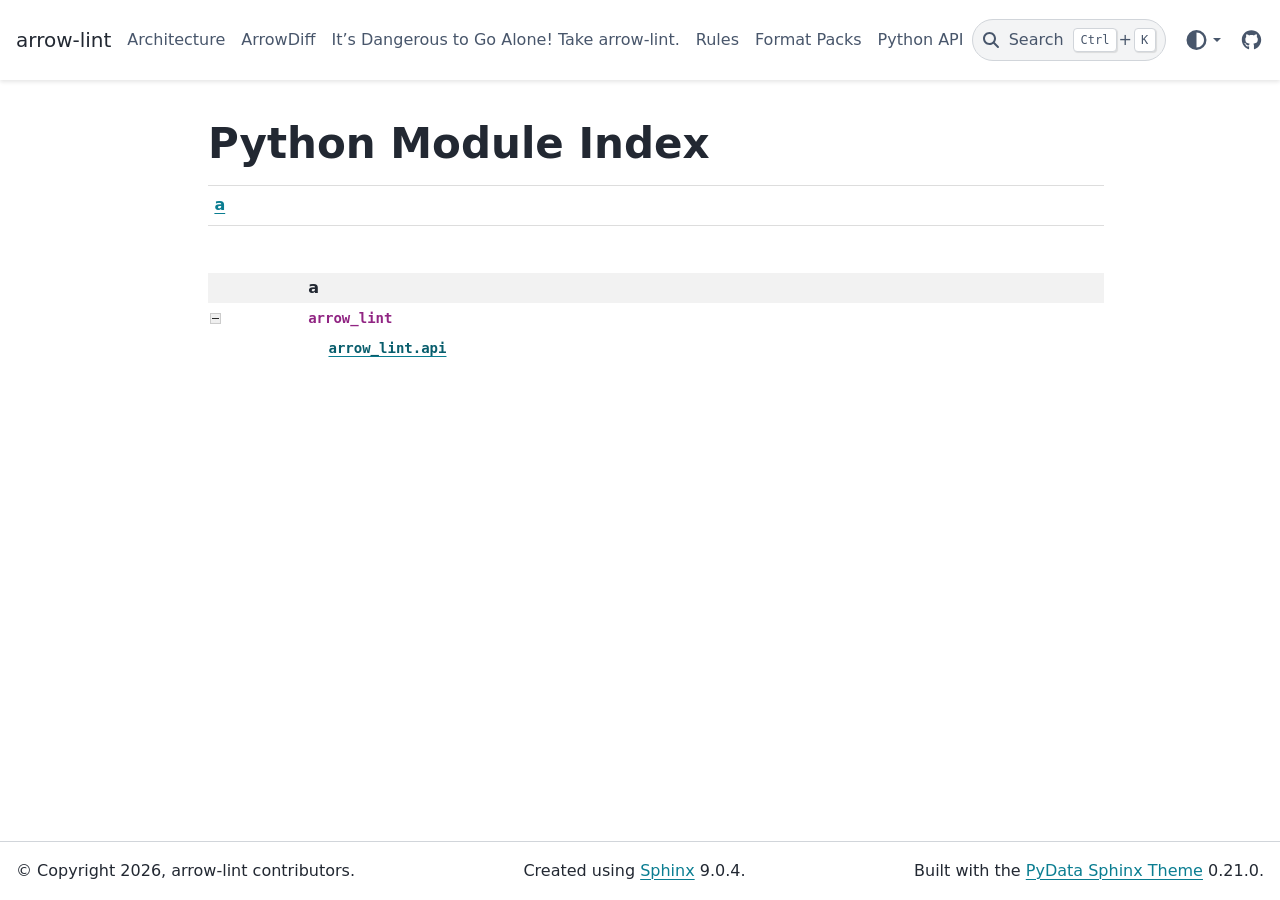
<file: py-modindex.html>
<!DOCTYPE html>


<html lang="en" data-content_root="./" >

  <head>
    <meta charset="utf-8" />
    <meta name="viewport" content="width=device-width, initial-scale=1.0" />
    <title>Python Module Index &#8212; arrow-lint  documentation</title>
  
  
  
  <script data-cfasync="false">
    document.documentElement.dataset.mode = localStorage.getItem("mode") || "";
    document.documentElement.dataset.theme = localStorage.getItem("theme") || "";
  </script>
  <!--
    this give us a css class that will be invisible only if js is disabled
  -->
  <noscript>
    <style>
      .pst-js-only { display: none !important; }

    </style>
  </noscript>
  
  <!-- Loaded before other Sphinx assets -->
  <link href="_static/styles/theme.css?digest=cb8930eaaf36d9849b67" rel="stylesheet" />
<link href="_static/styles/pydata-sphinx-theme.css?digest=cb8930eaaf36d9849b67" rel="stylesheet" />

    <link rel="stylesheet" type="text/css" href="_static/pygments.css?v=8f2a1f02" />
    <link rel="stylesheet" type="text/css" href="_static/mystnb.11b39860a7a0cbfd473a3ad8a317855267ff0bd372690045ca344a6b62be495e.css" />
    <link rel="stylesheet" type="text/css" href="_static/custom.css?v=63dfd3e1" />
  
  <!-- So that users can add custom icons -->
  <script defer src="_static/scripts/fontawesome.js?digest=cb8930eaaf36d9849b67"></script>
  <!-- Pre-loaded scripts that we'll load fully later -->
  <link rel="preload" as="script" href="_static/scripts/bootstrap.js?digest=cb8930eaaf36d9849b67" />
<link rel="preload" as="script" href="_static/scripts/pydata-sphinx-theme.js?digest=cb8930eaaf36d9849b67" />

    <script src="_static/documentation_options.js?v=5929fcd5"></script>
    <script src="_static/doctools.js?v=fd6eb6e6"></script>
    <script src="_static/sphinx_highlight.js?v=6ffebe34"></script>
    <script>DOCUMENTATION_OPTIONS.pagename = 'py-modindex';</script>
    <script>DOCUMENTATION_OPTIONS.search_as_you_type = false;</script>
    <link rel="index" title="Index" href="genindex.html" />
    <link rel="search" title="Search" href="search.html" />

  <meta name="viewport" content="width=device-width, initial-scale=1"/>
  <meta name="docsearch:language" content="en"/>
  <meta name="docsearch:version" content="" />
  
    
    <script src="_static/searchtools.js"></script>
    <script src="_static/language_data.js"></script>
    <script src="searchindex.js"></script>
  


  </head>
  <body data-default-mode="">
  
  
  <div id="pst-skip-link" class="skip-link d-print-none"><a href="#main-content">Skip to main content</a></div>

  
  <div id="pst-scroll-pixel-helper"></div>
  
  <button type="button" class="btn rounded-pill" id="pst-back-to-top">
    <i class="fa-solid fa-arrow-up"></i>Back to top</button>
  
  
  
  
  <dialog id="pst-search-dialog">
    
<form class="bd-search d-flex align-items-center"
      action="search.html"
      method="get">
  <i class="fa-solid fa-magnifying-glass"></i>
  <input type="search"
         class="form-control"
         name="q"
         placeholder="Search the docs ..."
         aria-label="Search the docs ..."
         autocomplete="off"
         autocorrect="off"
         autocapitalize="off"
         spellcheck="false"/>
  <span class="search-button__kbd-shortcut"><kbd class="kbd-shortcut__modifier">Ctrl</kbd>+<kbd>K</kbd></span>
</form>
  </dialog>

  <div class="pst-async-banner-revealer d-none">
  <aside id="bd-header-version-warning" class="d-none d-print-none" aria-label="Version warning"></aside>
</div>

  
    <header id="pst-header" class="bd-header navbar navbar-expand-lg bd-navbar d-print-none">
<div class="bd-header__inner bd-page-width">
  <button class="pst-navbar-icon sidebar-toggle primary-toggle" aria-label="Site navigation">
    <span class="fa-solid fa-bars"></span>
  </button>
  
  
  <div class=" navbar-header-items__start">
    
      <div class="navbar-item">

  
    
  

<a class="navbar-brand logo" href="index.html">
  
  
  
  
  
  
    <p class="title logo__title">arrow-lint</p>
  
</a></div>
    
  </div>
  
  <div class=" navbar-header-items">
    
    <div class="me-auto navbar-header-items__center">
      
        <div class="navbar-item">
<nav>
  <ul class="bd-navbar-elements navbar-nav">
    
<li class="nav-item ">
  <a class="nav-link nav-internal" href="architecture.html">
    Architecture
  </a>
</li>


<li class="nav-item ">
  <a class="nav-link nav-internal" href="arrowdiff.html">
    ArrowDiff
  </a>
</li>


<li class="nav-item ">
  <a class="nav-link nav-internal" href="case-studies/parquet-writers.html">
    It’s Dangerous to Go Alone! Take arrow-lint.
  </a>
</li>


<li class="nav-item ">
  <a class="nav-link nav-internal" href="rules.html">
    Rules
  </a>
</li>


<li class="nav-item ">
  <a class="nav-link nav-internal" href="format-packs.html">
    Format Packs
  </a>
</li>


<li class="nav-item ">
  <a class="nav-link nav-internal" href="python-api.html">
    Python API
  </a>
</li>

  </ul>
</nav></div>
      
    </div>
    
    
    <div class="navbar-header-items__end">
      
        <div class="navbar-item navbar-persistent--container">
          

<button class="btn search-button-field search-button__button pst-js-only" title="Search" aria-label="Search" data-bs-placement="bottom" data-bs-toggle="tooltip">
 <i class="fa-solid fa-magnifying-glass"></i>
 <span class="search-button__default-text">Search</span>
 <span class="search-button__kbd-shortcut"><kbd class="kbd-shortcut__modifier">Ctrl</kbd>+<kbd class="kbd-shortcut__modifier">K</kbd></span>
</button>
        </div>
      
      
        <div class="navbar-item">

<div class="theme-switch-container dropdown pst-js-only" data-bs-toggle="tooltip" data-bs-placement="bottom" title="Color mode">
  <button class="btn btn-sm nav-link pst-navbar-icon theme-switch-button dropdown-toggle" aria-label="Color mode" data-bs-toggle="dropdown">
    <i class="theme-switch fa-solid fa-sun fa-lg fa-fw" data-mode="light" title="Light"></i>
    <i class="theme-switch fa-solid fa-moon fa-lg fa-fw" data-mode="dark" title="Dark"></i>
    <i class="theme-switch fa-solid fa-circle-half-stroke fa-lg fa-fw" data-mode="auto" title="System Settings"></i>
  </button>
  <ul class="dropdown-menu dropdown-menu-end">
    <li><button class="dropdown-item d-flex align-items-center theme-change-button" data-mode="auto"><i class="fa-solid fa-circle-half-stroke fa-lg fa-fw me-1"></i>System Settings</button></li>
    <li><button class="dropdown-item d-flex align-items-center theme-change-button" data-mode="light"><i class="fa-solid fa-sun fa-lg fa-fw me-1"></i>Light</button></li>
    <li><button class="dropdown-item d-flex align-items-center theme-change-button" data-mode="dark"><i class="fa-solid fa-moon fa-lg fa-fw me-1"></i>Dark</button></li>
  </ul>
</div></div>
      
        <div class="navbar-item"><ul class="navbar-icon-links"
    aria-label="Icon Links">
        <li class="nav-item">
          
          
          
          
          
          
          
          
          <a href="https://github.com/CU-DBMI/arrow-lint" title="GitHub" class="nav-link pst-navbar-icon" rel="noopener" target="_blank" data-bs-toggle="tooltip" data-bs-placement="bottom"><i class="fa-brands fa-github fa-lg" aria-hidden="true"></i><span class="visually-hidden">GitHub</span></a>
        </li>
</ul></div>
      
    </div>
    
  </div>
  
  
    <div class="navbar-persistent--mobile">

<button class="btn search-button-field search-button__button pst-js-only" title="Search" aria-label="Search" data-bs-placement="bottom" data-bs-toggle="tooltip">
 <i class="fa-solid fa-magnifying-glass"></i>
 <span class="search-button__default-text">Search</span>
 <span class="search-button__kbd-shortcut"><kbd class="kbd-shortcut__modifier">Ctrl</kbd>+<kbd class="kbd-shortcut__modifier">K</kbd></span>
</button>
    </div>
  

  
</div>

    </header>
  

  <div class="bd-container">
    <div class="bd-container__inner bd-page-width">
      
      
      
        
      
      <dialog id="pst-primary-sidebar-modal"></dialog>
      <div id="pst-primary-sidebar" class="bd-sidebar-primary bd-sidebar hide-on-wide">
        

  
  <div class="sidebar-header-items sidebar-primary__section">
    
    
      <div class="sidebar-header-items__center">
        
          
          
            <div class="navbar-item">
<nav>
  <ul class="bd-navbar-elements navbar-nav">
    
<li class="nav-item ">
  <a class="nav-link nav-internal" href="architecture.html">
    Architecture
  </a>
</li>


<li class="nav-item ">
  <a class="nav-link nav-internal" href="arrowdiff.html">
    ArrowDiff
  </a>
</li>


<li class="nav-item ">
  <a class="nav-link nav-internal" href="case-studies/parquet-writers.html">
    It’s Dangerous to Go Alone! Take arrow-lint.
  </a>
</li>


<li class="nav-item ">
  <a class="nav-link nav-internal" href="rules.html">
    Rules
  </a>
</li>


<li class="nav-item ">
  <a class="nav-link nav-internal" href="format-packs.html">
    Format Packs
  </a>
</li>


<li class="nav-item ">
  <a class="nav-link nav-internal" href="python-api.html">
    Python API
  </a>
</li>

  </ul>
</nav></div>
          
        
      </div>
    
    
    
      <div class="sidebar-header-items__end">
        
          <div class="navbar-item">

<div class="theme-switch-container dropdown pst-js-only" data-bs-toggle="tooltip" data-bs-placement="bottom" title="Color mode">
  <button class="btn btn-sm nav-link pst-navbar-icon theme-switch-button dropdown-toggle" aria-label="Color mode" data-bs-toggle="dropdown">
    <i class="theme-switch fa-solid fa-sun fa-lg fa-fw" data-mode="light" title="Light"></i>
    <i class="theme-switch fa-solid fa-moon fa-lg fa-fw" data-mode="dark" title="Dark"></i>
    <i class="theme-switch fa-solid fa-circle-half-stroke fa-lg fa-fw" data-mode="auto" title="System Settings"></i>
  </button>
  <ul class="dropdown-menu dropdown-menu-end">
    <li><button class="dropdown-item d-flex align-items-center theme-change-button" data-mode="auto"><i class="fa-solid fa-circle-half-stroke fa-lg fa-fw me-1"></i>System Settings</button></li>
    <li><button class="dropdown-item d-flex align-items-center theme-change-button" data-mode="light"><i class="fa-solid fa-sun fa-lg fa-fw me-1"></i>Light</button></li>
    <li><button class="dropdown-item d-flex align-items-center theme-change-button" data-mode="dark"><i class="fa-solid fa-moon fa-lg fa-fw me-1"></i>Dark</button></li>
  </ul>
</div></div>
        
          <div class="navbar-item"><ul class="navbar-icon-links"
    aria-label="Icon Links">
        <li class="nav-item">
          
          
          
          
          
          
          
          
          <a href="https://github.com/CU-DBMI/arrow-lint" title="GitHub" class="nav-link pst-navbar-icon" rel="noopener" target="_blank" data-bs-toggle="tooltip" data-bs-placement="bottom"><i class="fa-brands fa-github fa-lg" aria-hidden="true"></i><span class="visually-hidden">GitHub</span></a>
        </li>
</ul></div>
        
      </div>
    
  </div>
  
  
  <div class="sidebar-primary-items__end sidebar-primary__section">
      <div class="sidebar-primary-item">
<div id="ethical-ad-placement"
      class="flat"
      data-ea-publisher="readthedocs"
      data-ea-type="readthedocs-sidebar"
      data-ea-manual="true">
</div></div>
  </div>


      </div>
      
      <main id="main-content" class="bd-main" role="main">
        
        
          <div class="bd-content">
            <div class="bd-article-container">
              
              <div class="bd-header-article d-print-none"></div>
              
              
              
                
<div id="searchbox"></div>
                <article class="bd-article">
                  

   <h1>Python Module Index</h1>

   <div class="modindex-jumpbox">
   <a href="#cap-a"><strong>a</strong></a>
   </div>

   <table class="indextable modindextable">
     <tr class="pcap"><td></td><td>&#160;</td><td></td></tr>
     <tr class="cap" id="cap-a"><td></td><td>
       <strong>a</strong></td><td></td></tr>
     <tr>
       <td><img src="_static/minus.png" class="toggler"
              id="toggle-1" style="display: none" alt="-" /></td>
       <td>
       <code class="xref">arrow_lint</code></td><td>
       <em></em></td></tr>
     <tr class="cg-1">
       <td></td>
       <td>&#160;&#160;&#160;
       <a href="python-api.html#module-arrow_lint.api"><code class="xref">arrow_lint.api</code></a></td><td>
       <em></em></td></tr>
   </table>


                </article>
              
              
              
              
              
                <footer class="prev-next-footer d-print-none">
                  
<div class="prev-next-area">
</div>
                </footer>
              
            </div>
            
            
              
            
          </div>
          <footer class="bd-footer-content">
            
          </footer>
        
      </main>
    </div>
  </div>
  
  <!-- Scripts loaded after <body> so the DOM is not blocked -->
  <script defer src="_static/scripts/bootstrap.js?digest=cb8930eaaf36d9849b67"></script>
<script defer src="_static/scripts/pydata-sphinx-theme.js?digest=cb8930eaaf36d9849b67"></script>

  <footer class="bd-footer">
<div class="bd-footer__inner bd-page-width">
  
    <div class="footer-items__start">
      
        <div class="footer-item">

  <p class="copyright">
    
      © Copyright 2026, arrow-lint contributors.
      <br/>
    
  </p>
</div>
      
    </div>
  
  
    <div class="footer-items__center">
      
        <div class="footer-item">

  <p class="sphinx-version">
    Created using <a href="https://www.sphinx-doc.org/">Sphinx</a> 9.0.4.
    <br/>
  </p>
</div>
      
    </div>
  
  
    <div class="footer-items__end">
      
        <div class="footer-item">
<p class="theme-version">
  <!-- # L10n: Setting the PST URL as an argument as this does not need to be localized -->
  Built with the <a href="https://pydata-sphinx-theme.readthedocs.io/en/stable/index.html">PyData Sphinx Theme</a> 0.21.0.
</p></div>
      
    </div>
  
</div>

  </footer>
  </body>
</html>
</file>
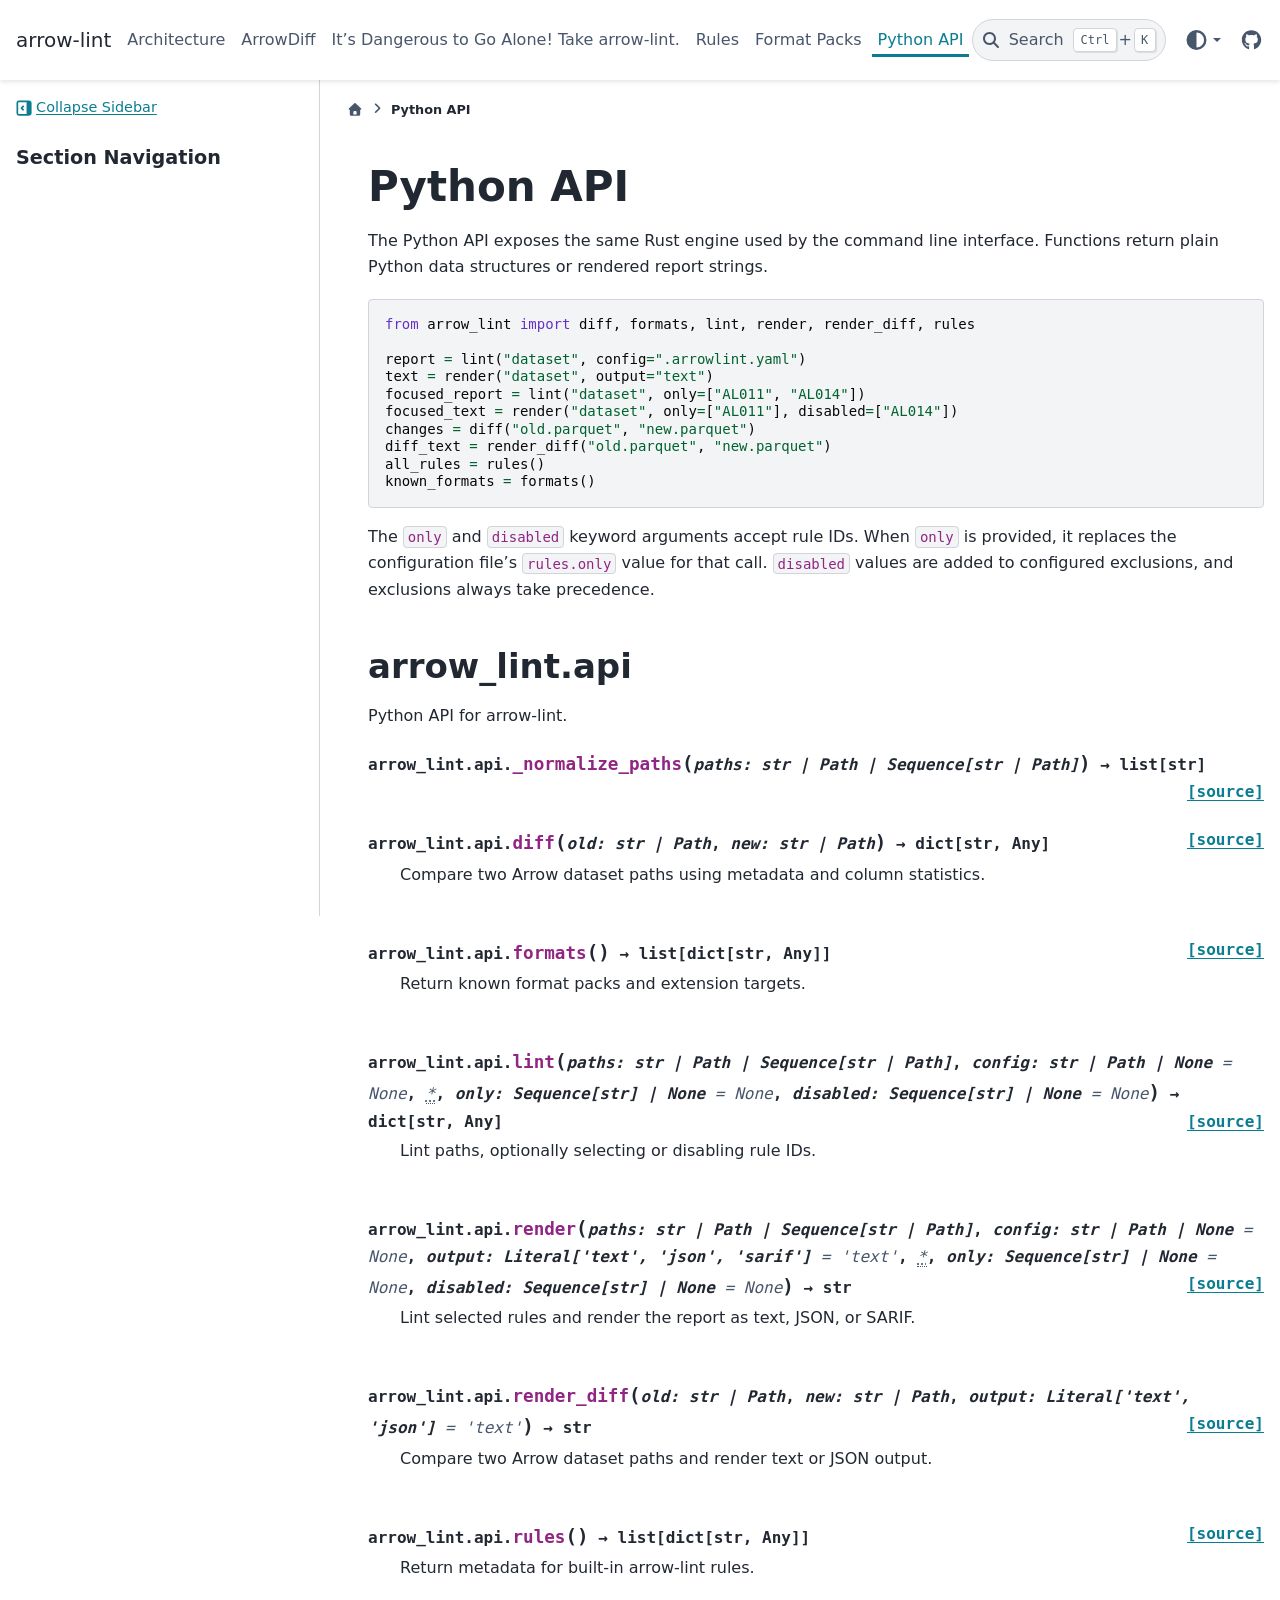
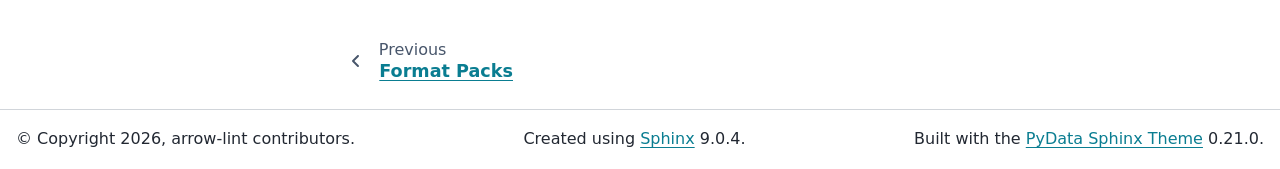
<file: python-api.html>
<!DOCTYPE html>


<html lang="en" data-content_root="./" >

  <head>
    <meta charset="utf-8" />
    <meta name="viewport" content="width=device-width, initial-scale=1.0" /><meta name="viewport" content="width=device-width, initial-scale=1" />

    <title>Python API &#8212; arrow-lint  documentation</title>
  
  
  
  <script data-cfasync="false">
    document.documentElement.dataset.mode = localStorage.getItem("mode") || "";
    document.documentElement.dataset.theme = localStorage.getItem("theme") || "";
  </script>
  <!--
    this give us a css class that will be invisible only if js is disabled
  -->
  <noscript>
    <style>
      .pst-js-only { display: none !important; }

    </style>
  </noscript>
  
  <!-- Loaded before other Sphinx assets -->
  <link href="_static/styles/theme.css?digest=cb8930eaaf36d9849b67" rel="stylesheet" />
<link href="_static/styles/pydata-sphinx-theme.css?digest=cb8930eaaf36d9849b67" rel="stylesheet" />

    <link rel="stylesheet" type="text/css" href="_static/pygments.css?v=8f2a1f02" />
    <link rel="stylesheet" type="text/css" href="_static/mystnb.11b39860a7a0cbfd473a3ad8a317855267ff0bd372690045ca344a6b62be495e.css" />
    <link rel="stylesheet" type="text/css" href="_static/custom.css?v=63dfd3e1" />
  
  <!-- So that users can add custom icons -->
  <script defer src="_static/scripts/fontawesome.js?digest=cb8930eaaf36d9849b67"></script>
  <!-- Pre-loaded scripts that we'll load fully later -->
  <link rel="preload" as="script" href="_static/scripts/bootstrap.js?digest=cb8930eaaf36d9849b67" />
<link rel="preload" as="script" href="_static/scripts/pydata-sphinx-theme.js?digest=cb8930eaaf36d9849b67" />

    <script src="_static/documentation_options.js?v=5929fcd5"></script>
    <script src="_static/doctools.js?v=fd6eb6e6"></script>
    <script src="_static/sphinx_highlight.js?v=6ffebe34"></script>
    <script>DOCUMENTATION_OPTIONS.pagename = 'python-api';</script>
    <script>DOCUMENTATION_OPTIONS.search_as_you_type = false;</script>
    <link rel="index" title="Index" href="genindex.html" />
    <link rel="search" title="Search" href="search.html" />
    <link rel="prev" title="Format Packs" href="format-packs.html" />
  <meta name="viewport" content="width=device-width, initial-scale=1"/>
  <meta name="docsearch:language" content="en"/>
  <meta name="docsearch:version" content="" />
  
    
    <script src="_static/searchtools.js"></script>
    <script src="_static/language_data.js"></script>
    <script src="searchindex.js"></script>
  
  </head>
  <body data-default-mode="">
  
  
  <div id="pst-skip-link" class="skip-link d-print-none"><a href="#main-content">Skip to main content</a></div>

  
  <div id="pst-scroll-pixel-helper"></div>
  
  <button type="button" class="btn rounded-pill" id="pst-back-to-top">
    <i class="fa-solid fa-arrow-up"></i>Back to top</button>
  
  
  
  
  <dialog id="pst-search-dialog">
    
<form class="bd-search d-flex align-items-center"
      action="search.html"
      method="get">
  <i class="fa-solid fa-magnifying-glass"></i>
  <input type="search"
         class="form-control"
         name="q"
         placeholder="Search the docs ..."
         aria-label="Search the docs ..."
         autocomplete="off"
         autocorrect="off"
         autocapitalize="off"
         spellcheck="false"/>
  <span class="search-button__kbd-shortcut"><kbd class="kbd-shortcut__modifier">Ctrl</kbd>+<kbd>K</kbd></span>
</form>
  </dialog>

  <div class="pst-async-banner-revealer d-none">
  <aside id="bd-header-version-warning" class="d-none d-print-none" aria-label="Version warning"></aside>
</div>

  
    <header id="pst-header" class="bd-header navbar navbar-expand-lg bd-navbar d-print-none">
<div class="bd-header__inner bd-page-width">
  <button class="pst-navbar-icon sidebar-toggle primary-toggle" aria-label="Site navigation">
    <span class="fa-solid fa-bars"></span>
  </button>
  
  
  <div class=" navbar-header-items__start">
    
      <div class="navbar-item">

  
    
  

<a class="navbar-brand logo" href="index.html">
  
  
  
  
  
  
    <p class="title logo__title">arrow-lint</p>
  
</a></div>
    
  </div>
  
  <div class=" navbar-header-items">
    
    <div class="me-auto navbar-header-items__center">
      
        <div class="navbar-item">
<nav>
  <ul class="bd-navbar-elements navbar-nav">
    
<li class="nav-item ">
  <a class="nav-link nav-internal" href="architecture.html">
    Architecture
  </a>
</li>


<li class="nav-item ">
  <a class="nav-link nav-internal" href="arrowdiff.html">
    ArrowDiff
  </a>
</li>


<li class="nav-item ">
  <a class="nav-link nav-internal" href="case-studies/parquet-writers.html">
    It’s Dangerous to Go Alone! Take arrow-lint.
  </a>
</li>


<li class="nav-item ">
  <a class="nav-link nav-internal" href="rules.html">
    Rules
  </a>
</li>


<li class="nav-item ">
  <a class="nav-link nav-internal" href="format-packs.html">
    Format Packs
  </a>
</li>


<li class="nav-item current active">
  <a class="nav-link nav-internal" href="#">
    Python API
  </a>
</li>

  </ul>
</nav></div>
      
    </div>
    
    
    <div class="navbar-header-items__end">
      
        <div class="navbar-item navbar-persistent--container">
          

<button class="btn search-button-field search-button__button pst-js-only" title="Search" aria-label="Search" data-bs-placement="bottom" data-bs-toggle="tooltip">
 <i class="fa-solid fa-magnifying-glass"></i>
 <span class="search-button__default-text">Search</span>
 <span class="search-button__kbd-shortcut"><kbd class="kbd-shortcut__modifier">Ctrl</kbd>+<kbd class="kbd-shortcut__modifier">K</kbd></span>
</button>
        </div>
      
      
        <div class="navbar-item">

<div class="theme-switch-container dropdown pst-js-only" data-bs-toggle="tooltip" data-bs-placement="bottom" title="Color mode">
  <button class="btn btn-sm nav-link pst-navbar-icon theme-switch-button dropdown-toggle" aria-label="Color mode" data-bs-toggle="dropdown">
    <i class="theme-switch fa-solid fa-sun fa-lg fa-fw" data-mode="light" title="Light"></i>
    <i class="theme-switch fa-solid fa-moon fa-lg fa-fw" data-mode="dark" title="Dark"></i>
    <i class="theme-switch fa-solid fa-circle-half-stroke fa-lg fa-fw" data-mode="auto" title="System Settings"></i>
  </button>
  <ul class="dropdown-menu dropdown-menu-end">
    <li><button class="dropdown-item d-flex align-items-center theme-change-button" data-mode="auto"><i class="fa-solid fa-circle-half-stroke fa-lg fa-fw me-1"></i>System Settings</button></li>
    <li><button class="dropdown-item d-flex align-items-center theme-change-button" data-mode="light"><i class="fa-solid fa-sun fa-lg fa-fw me-1"></i>Light</button></li>
    <li><button class="dropdown-item d-flex align-items-center theme-change-button" data-mode="dark"><i class="fa-solid fa-moon fa-lg fa-fw me-1"></i>Dark</button></li>
  </ul>
</div></div>
      
        <div class="navbar-item"><ul class="navbar-icon-links"
    aria-label="Icon Links">
        <li class="nav-item">
          
          
          
          
          
          
          
          
          <a href="https://github.com/CU-DBMI/arrow-lint" title="GitHub" class="nav-link pst-navbar-icon" rel="noopener" target="_blank" data-bs-toggle="tooltip" data-bs-placement="bottom"><i class="fa-brands fa-github fa-lg" aria-hidden="true"></i><span class="visually-hidden">GitHub</span></a>
        </li>
</ul></div>
      
    </div>
    
  </div>
  
  
    <div class="navbar-persistent--mobile">

<button class="btn search-button-field search-button__button pst-js-only" title="Search" aria-label="Search" data-bs-placement="bottom" data-bs-toggle="tooltip">
 <i class="fa-solid fa-magnifying-glass"></i>
 <span class="search-button__default-text">Search</span>
 <span class="search-button__kbd-shortcut"><kbd class="kbd-shortcut__modifier">Ctrl</kbd>+<kbd class="kbd-shortcut__modifier">K</kbd></span>
</button>
    </div>
  

  
</div>

    </header>
  

  <div class="bd-container">
    <div class="bd-container__inner bd-page-width">
      
      
      
      <dialog id="pst-primary-sidebar-modal"></dialog>
      <div id="pst-primary-sidebar" class="bd-sidebar-primary bd-sidebar">
        

  
  <div class="sidebar-header-items sidebar-primary__section">
    
    
      <div class="sidebar-header-items__center">
        
          
          
            <div class="navbar-item">
<nav>
  <ul class="bd-navbar-elements navbar-nav">
    
<li class="nav-item ">
  <a class="nav-link nav-internal" href="architecture.html">
    Architecture
  </a>
</li>


<li class="nav-item ">
  <a class="nav-link nav-internal" href="arrowdiff.html">
    ArrowDiff
  </a>
</li>


<li class="nav-item ">
  <a class="nav-link nav-internal" href="case-studies/parquet-writers.html">
    It’s Dangerous to Go Alone! Take arrow-lint.
  </a>
</li>


<li class="nav-item ">
  <a class="nav-link nav-internal" href="rules.html">
    Rules
  </a>
</li>


<li class="nav-item ">
  <a class="nav-link nav-internal" href="format-packs.html">
    Format Packs
  </a>
</li>


<li class="nav-item current active">
  <a class="nav-link nav-internal" href="#">
    Python API
  </a>
</li>

  </ul>
</nav></div>
          
        
      </div>
    
    
    
      <div class="sidebar-header-items__end">
        
          <div class="navbar-item">

<div class="theme-switch-container dropdown pst-js-only" data-bs-toggle="tooltip" data-bs-placement="bottom" title="Color mode">
  <button class="btn btn-sm nav-link pst-navbar-icon theme-switch-button dropdown-toggle" aria-label="Color mode" data-bs-toggle="dropdown">
    <i class="theme-switch fa-solid fa-sun fa-lg fa-fw" data-mode="light" title="Light"></i>
    <i class="theme-switch fa-solid fa-moon fa-lg fa-fw" data-mode="dark" title="Dark"></i>
    <i class="theme-switch fa-solid fa-circle-half-stroke fa-lg fa-fw" data-mode="auto" title="System Settings"></i>
  </button>
  <ul class="dropdown-menu dropdown-menu-end">
    <li><button class="dropdown-item d-flex align-items-center theme-change-button" data-mode="auto"><i class="fa-solid fa-circle-half-stroke fa-lg fa-fw me-1"></i>System Settings</button></li>
    <li><button class="dropdown-item d-flex align-items-center theme-change-button" data-mode="light"><i class="fa-solid fa-sun fa-lg fa-fw me-1"></i>Light</button></li>
    <li><button class="dropdown-item d-flex align-items-center theme-change-button" data-mode="dark"><i class="fa-solid fa-moon fa-lg fa-fw me-1"></i>Dark</button></li>
  </ul>
</div></div>
        
          <div class="navbar-item"><ul class="navbar-icon-links"
    aria-label="Icon Links">
        <li class="nav-item">
          
          
          
          
          
          
          
          
          <a href="https://github.com/CU-DBMI/arrow-lint" title="GitHub" class="nav-link pst-navbar-icon" rel="noopener" target="_blank" data-bs-toggle="tooltip" data-bs-placement="bottom"><i class="fa-brands fa-github fa-lg" aria-hidden="true"></i><span class="visually-hidden">GitHub</span></a>
        </li>
</ul></div>
        
      </div>
    
  </div>
  
    <div class="sidebar-primary-items__start sidebar-primary__section">
        <div class="sidebar-primary-item pst-sidebar-collapse"><button id="pst-collapse-sidebar-button" aria-expanded="true" aria-controls="pst-primary-sidebar">
  <svg class="pst-icon" role="img" aria-hidden="true" focusable="false" viewBox="0 0 16 16" xmlns="http://www.w3.org/2000/svg">
    <path fill="currentColor" d="M3 15.5C2.36232 15.5 1.74874 15.2564 1.28478 14.8189C0.820828 14.3815 0.541576 13.7832 0.504167 13.1467L0.5 13L0.5 3C0.499965 2.36232 0.743605 1.74874 1.18107 1.28478C1.61854 0.820828 2.21676 0.541576 2.85333 0.504167L3 0.5L13 0.5C13.6377 0.499965 14.2513 0.743605 14.7152 1.18107C15.1792 1.61854 15.4584 2.21676 15.4958 2.85333L15.5 3L15.5 13C15.5 13.6377 15.2564 14.2513 14.8189 14.7152C14.3815 15.1792 13.7832 15.4584 13.1467 15.4958L13 15.5L3 15.5ZM3 13.8333L10.5 13.8333L10.5 2.16667L3 2.16667C2.79589 2.16669 2.59889 2.24163 2.44636 2.37726C2.29383 2.5129 2.19638 2.69979 2.1725 2.9025L2.16667 3L2.16667 13C2.16669 13.2041 2.24163 13.4011 2.37726 13.5536C2.5129 13.7062 2.69979 13.8036 2.9025 13.8275L3 13.8333ZM6.65583 10.325L6.5775 10.2558L4.91083 8.58917C4.76735 8.44567 4.68116 8.25476 4.66843 8.05223C4.65569 7.84971 4.71729 7.6495 4.84167 7.48917L4.91083 7.41083L6.5775 5.74417C6.72747 5.59471 6.9287 5.50794 7.14032 5.50148C7.35194 5.49502 7.55809 5.56935 7.7169 5.70937C7.8757 5.8494 7.97525 6.04463 7.99533 6.25539C8.01541 6.46616 7.95451 6.67667 7.825 6.84417L7.75583 6.9225L6.67917 8L7.75583 9.0775C7.89931 9.22099 7.98551 9.41191 7.99824 9.61443C8.01097 9.81695 7.94938 10.0172 7.825 10.1775L7.75583 10.2558C7.61234 10.3993 7.42142 10.4855 7.2189 10.4982C7.01638 10.511 6.81617 10.4494 6.65583 10.325Z"/>
  </svg>
  <span class="pst-collapse-sidebar-label">Collapse Sidebar</span>
  <span class="pst-expand-sidebar-label">Expand Sidebar</span>
</button></div>
        <div class="sidebar-primary-item">

<nav class="bd-docs-nav bd-links"
     aria-label="Section Navigation">
  <p class="bd-links__title" role="heading" aria-level="1">Section Navigation</p>
  <div class="bd-toc-item navbar-nav"></div>
</nav></div>
    </div>
  
  
  <div class="sidebar-primary-items__end sidebar-primary__section">
      <div class="sidebar-primary-item">
<div id="ethical-ad-placement"
      class="flat"
      data-ea-publisher="readthedocs"
      data-ea-type="readthedocs-sidebar"
      data-ea-manual="true">
</div></div>
  </div>


      </div>
      
      <main id="main-content" class="bd-main" role="main">
        
        
          <div class="bd-content">
            <div class="bd-article-container">
              
              <div class="bd-header-article d-print-none">
<div class="header-article-items header-article__inner">
  
    <div class="header-article-items__start">
      
        <div class="header-article-item">

<nav aria-label="Breadcrumb" class="d-print-none">
  <ul class="bd-breadcrumbs">
    
    <li class="breadcrumb-item breadcrumb-home">
      <a href="index.html" class="nav-link" aria-label="Home">
        <i class="fa-solid fa-home"></i>
      </a>
    </li>
    <li class="breadcrumb-item active" aria-current="page"><span class="ellipsis">Python API</span></li>
  </ul>
</nav>
</div>
      
    </div>
  
  
</div>
</div>
              
              
              
                
<div id="searchbox"></div>
                <article class="bd-article">
                  
  <section id="python-api">
<h1>Python API<a class="headerlink" href="#python-api" title="Link to this heading">#</a></h1>
<p>The Python API exposes the same Rust engine used by the command line interface.
Functions return plain Python data structures or rendered report strings.</p>
<div class="highlight-python notranslate"><div class="highlight"><pre><span></span><span class="kn">from</span><span class="w"> </span><span class="nn">arrow_lint</span><span class="w"> </span><span class="kn">import</span> <span class="n">diff</span><span class="p">,</span> <span class="n">formats</span><span class="p">,</span> <span class="n">lint</span><span class="p">,</span> <span class="n">render</span><span class="p">,</span> <span class="n">render_diff</span><span class="p">,</span> <span class="n">rules</span>

<span class="n">report</span> <span class="o">=</span> <span class="n">lint</span><span class="p">(</span><span class="s2">&quot;dataset&quot;</span><span class="p">,</span> <span class="n">config</span><span class="o">=</span><span class="s2">&quot;.arrowlint.yaml&quot;</span><span class="p">)</span>
<span class="n">text</span> <span class="o">=</span> <span class="n">render</span><span class="p">(</span><span class="s2">&quot;dataset&quot;</span><span class="p">,</span> <span class="n">output</span><span class="o">=</span><span class="s2">&quot;text&quot;</span><span class="p">)</span>
<span class="n">focused_report</span> <span class="o">=</span> <span class="n">lint</span><span class="p">(</span><span class="s2">&quot;dataset&quot;</span><span class="p">,</span> <span class="n">only</span><span class="o">=</span><span class="p">[</span><span class="s2">&quot;AL011&quot;</span><span class="p">,</span> <span class="s2">&quot;AL014&quot;</span><span class="p">])</span>
<span class="n">focused_text</span> <span class="o">=</span> <span class="n">render</span><span class="p">(</span><span class="s2">&quot;dataset&quot;</span><span class="p">,</span> <span class="n">only</span><span class="o">=</span><span class="p">[</span><span class="s2">&quot;AL011&quot;</span><span class="p">],</span> <span class="n">disabled</span><span class="o">=</span><span class="p">[</span><span class="s2">&quot;AL014&quot;</span><span class="p">])</span>
<span class="n">changes</span> <span class="o">=</span> <span class="n">diff</span><span class="p">(</span><span class="s2">&quot;old.parquet&quot;</span><span class="p">,</span> <span class="s2">&quot;new.parquet&quot;</span><span class="p">)</span>
<span class="n">diff_text</span> <span class="o">=</span> <span class="n">render_diff</span><span class="p">(</span><span class="s2">&quot;old.parquet&quot;</span><span class="p">,</span> <span class="s2">&quot;new.parquet&quot;</span><span class="p">)</span>
<span class="n">all_rules</span> <span class="o">=</span> <span class="n">rules</span><span class="p">()</span>
<span class="n">known_formats</span> <span class="o">=</span> <span class="n">formats</span><span class="p">()</span>
</pre></div>
</div>
<p>The <code class="docutils literal notranslate"><span class="pre">only</span></code> and <code class="docutils literal notranslate"><span class="pre">disabled</span></code> keyword arguments accept rule IDs. When <code class="docutils literal notranslate"><span class="pre">only</span></code> is
provided, it replaces the configuration file’s <code class="docutils literal notranslate"><span class="pre">rules.only</span></code> value for that
call. <code class="docutils literal notranslate"><span class="pre">disabled</span></code> values are added to configured exclusions, and exclusions
always take precedence.</p>
<section id="module-arrow_lint.api">
<span id="arrow-lint-api"></span><h2>arrow_lint.api<a class="headerlink" href="#module-arrow_lint.api" title="Link to this heading">#</a></h2>
<p>Python API for arrow-lint.</p>
<dl class="py function">
<dt class="sig sig-object py" id="arrow_lint.api._normalize_paths">
<span class="sig-prename descclassname"><span class="pre">arrow_lint.api.</span></span><span class="sig-name descname"><span class="pre">_normalize_paths</span></span><span class="sig-paren">(</span><em class="sig-param"><span class="n"><span class="pre">paths</span></span><span class="p"><span class="pre">:</span></span><span class="w"> </span><span class="n"><span class="pre">str</span><span class="w"> </span><span class="p"><span class="pre">|</span></span><span class="w"> </span><span class="pre">Path</span><span class="w"> </span><span class="p"><span class="pre">|</span></span><span class="w"> </span><span class="pre">Sequence</span><span class="p"><span class="pre">[</span></span><span class="pre">str</span><span class="w"> </span><span class="p"><span class="pre">|</span></span><span class="w"> </span><span class="pre">Path</span><span class="p"><span class="pre">]</span></span></span></em><span class="sig-paren">)</span> <span class="sig-return"><span class="sig-return-icon">&#x2192;</span> <span class="sig-return-typehint"><span class="pre">list</span><span class="p"><span class="pre">[</span></span><span class="pre">str</span><span class="p"><span class="pre">]</span></span></span></span><a class="reference internal" href="_modules/arrow_lint/api.html#_normalize_paths"><span class="viewcode-link"><span class="pre">[source]</span></span></a><a class="headerlink" href="#arrow_lint.api._normalize_paths" title="Link to this definition">#</a></dt>
<dd></dd></dl>

<dl class="py function">
<dt class="sig sig-object py" id="arrow_lint.api.diff">
<span class="sig-prename descclassname"><span class="pre">arrow_lint.api.</span></span><span class="sig-name descname"><span class="pre">diff</span></span><span class="sig-paren">(</span><em class="sig-param"><span class="n"><span class="pre">old</span></span><span class="p"><span class="pre">:</span></span><span class="w"> </span><span class="n"><span class="pre">str</span><span class="w"> </span><span class="p"><span class="pre">|</span></span><span class="w"> </span><span class="pre">Path</span></span></em>, <em class="sig-param"><span class="n"><span class="pre">new</span></span><span class="p"><span class="pre">:</span></span><span class="w"> </span><span class="n"><span class="pre">str</span><span class="w"> </span><span class="p"><span class="pre">|</span></span><span class="w"> </span><span class="pre">Path</span></span></em><span class="sig-paren">)</span> <span class="sig-return"><span class="sig-return-icon">&#x2192;</span> <span class="sig-return-typehint"><span class="pre">dict</span><span class="p"><span class="pre">[</span></span><span class="pre">str</span><span class="p"><span class="pre">,</span></span><span class="w"> </span><span class="pre">Any</span><span class="p"><span class="pre">]</span></span></span></span><a class="reference internal" href="_modules/arrow_lint/api.html#diff"><span class="viewcode-link"><span class="pre">[source]</span></span></a><a class="headerlink" href="#arrow_lint.api.diff" title="Link to this definition">#</a></dt>
<dd><p>Compare two Arrow dataset paths using metadata and column statistics.</p>
</dd></dl>

<dl class="py function">
<dt class="sig sig-object py" id="arrow_lint.api.formats">
<span class="sig-prename descclassname"><span class="pre">arrow_lint.api.</span></span><span class="sig-name descname"><span class="pre">formats</span></span><span class="sig-paren">(</span><span class="sig-paren">)</span> <span class="sig-return"><span class="sig-return-icon">&#x2192;</span> <span class="sig-return-typehint"><span class="pre">list</span><span class="p"><span class="pre">[</span></span><span class="pre">dict</span><span class="p"><span class="pre">[</span></span><span class="pre">str</span><span class="p"><span class="pre">,</span></span><span class="w"> </span><span class="pre">Any</span><span class="p"><span class="pre">]</span></span><span class="p"><span class="pre">]</span></span></span></span><a class="reference internal" href="_modules/arrow_lint/api.html#formats"><span class="viewcode-link"><span class="pre">[source]</span></span></a><a class="headerlink" href="#arrow_lint.api.formats" title="Link to this definition">#</a></dt>
<dd><p>Return known format packs and extension targets.</p>
</dd></dl>

<dl class="py function">
<dt class="sig sig-object py" id="arrow_lint.api.lint">
<span class="sig-prename descclassname"><span class="pre">arrow_lint.api.</span></span><span class="sig-name descname"><span class="pre">lint</span></span><span class="sig-paren">(</span><em class="sig-param"><span class="n"><span class="pre">paths</span></span><span class="p"><span class="pre">:</span></span><span class="w"> </span><span class="n"><span class="pre">str</span><span class="w"> </span><span class="p"><span class="pre">|</span></span><span class="w"> </span><span class="pre">Path</span><span class="w"> </span><span class="p"><span class="pre">|</span></span><span class="w"> </span><span class="pre">Sequence</span><span class="p"><span class="pre">[</span></span><span class="pre">str</span><span class="w"> </span><span class="p"><span class="pre">|</span></span><span class="w"> </span><span class="pre">Path</span><span class="p"><span class="pre">]</span></span></span></em>, <em class="sig-param"><span class="n"><span class="pre">config</span></span><span class="p"><span class="pre">:</span></span><span class="w"> </span><span class="n"><span class="pre">str</span><span class="w"> </span><span class="p"><span class="pre">|</span></span><span class="w"> </span><span class="pre">Path</span><span class="w"> </span><span class="p"><span class="pre">|</span></span><span class="w"> </span><span class="pre">None</span></span><span class="w"> </span><span class="o"><span class="pre">=</span></span><span class="w"> </span><span class="default_value"><span class="pre">None</span></span></em>, <em class="sig-param"><span class="keyword-only-separator o"><abbr title="Keyword-only parameters separator (PEP 3102)"><span class="pre">*</span></abbr></span></em>, <em class="sig-param"><span class="n"><span class="pre">only</span></span><span class="p"><span class="pre">:</span></span><span class="w"> </span><span class="n"><span class="pre">Sequence</span><span class="p"><span class="pre">[</span></span><span class="pre">str</span><span class="p"><span class="pre">]</span></span><span class="w"> </span><span class="p"><span class="pre">|</span></span><span class="w"> </span><span class="pre">None</span></span><span class="w"> </span><span class="o"><span class="pre">=</span></span><span class="w"> </span><span class="default_value"><span class="pre">None</span></span></em>, <em class="sig-param"><span class="n"><span class="pre">disabled</span></span><span class="p"><span class="pre">:</span></span><span class="w"> </span><span class="n"><span class="pre">Sequence</span><span class="p"><span class="pre">[</span></span><span class="pre">str</span><span class="p"><span class="pre">]</span></span><span class="w"> </span><span class="p"><span class="pre">|</span></span><span class="w"> </span><span class="pre">None</span></span><span class="w"> </span><span class="o"><span class="pre">=</span></span><span class="w"> </span><span class="default_value"><span class="pre">None</span></span></em><span class="sig-paren">)</span> <span class="sig-return"><span class="sig-return-icon">&#x2192;</span> <span class="sig-return-typehint"><span class="pre">dict</span><span class="p"><span class="pre">[</span></span><span class="pre">str</span><span class="p"><span class="pre">,</span></span><span class="w"> </span><span class="pre">Any</span><span class="p"><span class="pre">]</span></span></span></span><a class="reference internal" href="_modules/arrow_lint/api.html#lint"><span class="viewcode-link"><span class="pre">[source]</span></span></a><a class="headerlink" href="#arrow_lint.api.lint" title="Link to this definition">#</a></dt>
<dd><p>Lint paths, optionally selecting or disabling rule IDs.</p>
</dd></dl>

<dl class="py function">
<dt class="sig sig-object py" id="arrow_lint.api.render">
<span class="sig-prename descclassname"><span class="pre">arrow_lint.api.</span></span><span class="sig-name descname"><span class="pre">render</span></span><span class="sig-paren">(</span><em class="sig-param"><span class="n"><span class="pre">paths</span></span><span class="p"><span class="pre">:</span></span><span class="w"> </span><span class="n"><span class="pre">str</span><span class="w"> </span><span class="p"><span class="pre">|</span></span><span class="w"> </span><span class="pre">Path</span><span class="w"> </span><span class="p"><span class="pre">|</span></span><span class="w"> </span><span class="pre">Sequence</span><span class="p"><span class="pre">[</span></span><span class="pre">str</span><span class="w"> </span><span class="p"><span class="pre">|</span></span><span class="w"> </span><span class="pre">Path</span><span class="p"><span class="pre">]</span></span></span></em>, <em class="sig-param"><span class="n"><span class="pre">config</span></span><span class="p"><span class="pre">:</span></span><span class="w"> </span><span class="n"><span class="pre">str</span><span class="w"> </span><span class="p"><span class="pre">|</span></span><span class="w"> </span><span class="pre">Path</span><span class="w"> </span><span class="p"><span class="pre">|</span></span><span class="w"> </span><span class="pre">None</span></span><span class="w"> </span><span class="o"><span class="pre">=</span></span><span class="w"> </span><span class="default_value"><span class="pre">None</span></span></em>, <em class="sig-param"><span class="n"><span class="pre">output</span></span><span class="p"><span class="pre">:</span></span><span class="w"> </span><span class="n"><span class="pre">Literal</span><span class="p"><span class="pre">[</span></span><span class="s"><span class="pre">'text'</span></span><span class="p"><span class="pre">,</span></span><span class="w"> </span><span class="s"><span class="pre">'json'</span></span><span class="p"><span class="pre">,</span></span><span class="w"> </span><span class="s"><span class="pre">'sarif'</span></span><span class="p"><span class="pre">]</span></span></span><span class="w"> </span><span class="o"><span class="pre">=</span></span><span class="w"> </span><span class="default_value"><span class="pre">'text'</span></span></em>, <em class="sig-param"><span class="keyword-only-separator o"><abbr title="Keyword-only parameters separator (PEP 3102)"><span class="pre">*</span></abbr></span></em>, <em class="sig-param"><span class="n"><span class="pre">only</span></span><span class="p"><span class="pre">:</span></span><span class="w"> </span><span class="n"><span class="pre">Sequence</span><span class="p"><span class="pre">[</span></span><span class="pre">str</span><span class="p"><span class="pre">]</span></span><span class="w"> </span><span class="p"><span class="pre">|</span></span><span class="w"> </span><span class="pre">None</span></span><span class="w"> </span><span class="o"><span class="pre">=</span></span><span class="w"> </span><span class="default_value"><span class="pre">None</span></span></em>, <em class="sig-param"><span class="n"><span class="pre">disabled</span></span><span class="p"><span class="pre">:</span></span><span class="w"> </span><span class="n"><span class="pre">Sequence</span><span class="p"><span class="pre">[</span></span><span class="pre">str</span><span class="p"><span class="pre">]</span></span><span class="w"> </span><span class="p"><span class="pre">|</span></span><span class="w"> </span><span class="pre">None</span></span><span class="w"> </span><span class="o"><span class="pre">=</span></span><span class="w"> </span><span class="default_value"><span class="pre">None</span></span></em><span class="sig-paren">)</span> <span class="sig-return"><span class="sig-return-icon">&#x2192;</span> <span class="sig-return-typehint"><span class="pre">str</span></span></span><a class="reference internal" href="_modules/arrow_lint/api.html#render"><span class="viewcode-link"><span class="pre">[source]</span></span></a><a class="headerlink" href="#arrow_lint.api.render" title="Link to this definition">#</a></dt>
<dd><p>Lint selected rules and render the report as text, JSON, or SARIF.</p>
</dd></dl>

<dl class="py function">
<dt class="sig sig-object py" id="arrow_lint.api.render_diff">
<span class="sig-prename descclassname"><span class="pre">arrow_lint.api.</span></span><span class="sig-name descname"><span class="pre">render_diff</span></span><span class="sig-paren">(</span><em class="sig-param"><span class="n"><span class="pre">old</span></span><span class="p"><span class="pre">:</span></span><span class="w"> </span><span class="n"><span class="pre">str</span><span class="w"> </span><span class="p"><span class="pre">|</span></span><span class="w"> </span><span class="pre">Path</span></span></em>, <em class="sig-param"><span class="n"><span class="pre">new</span></span><span class="p"><span class="pre">:</span></span><span class="w"> </span><span class="n"><span class="pre">str</span><span class="w"> </span><span class="p"><span class="pre">|</span></span><span class="w"> </span><span class="pre">Path</span></span></em>, <em class="sig-param"><span class="n"><span class="pre">output</span></span><span class="p"><span class="pre">:</span></span><span class="w"> </span><span class="n"><span class="pre">Literal</span><span class="p"><span class="pre">[</span></span><span class="s"><span class="pre">'text'</span></span><span class="p"><span class="pre">,</span></span><span class="w"> </span><span class="s"><span class="pre">'json'</span></span><span class="p"><span class="pre">]</span></span></span><span class="w"> </span><span class="o"><span class="pre">=</span></span><span class="w"> </span><span class="default_value"><span class="pre">'text'</span></span></em><span class="sig-paren">)</span> <span class="sig-return"><span class="sig-return-icon">&#x2192;</span> <span class="sig-return-typehint"><span class="pre">str</span></span></span><a class="reference internal" href="_modules/arrow_lint/api.html#render_diff"><span class="viewcode-link"><span class="pre">[source]</span></span></a><a class="headerlink" href="#arrow_lint.api.render_diff" title="Link to this definition">#</a></dt>
<dd><p>Compare two Arrow dataset paths and render text or JSON output.</p>
</dd></dl>

<dl class="py function">
<dt class="sig sig-object py" id="arrow_lint.api.rules">
<span class="sig-prename descclassname"><span class="pre">arrow_lint.api.</span></span><span class="sig-name descname"><span class="pre">rules</span></span><span class="sig-paren">(</span><span class="sig-paren">)</span> <span class="sig-return"><span class="sig-return-icon">&#x2192;</span> <span class="sig-return-typehint"><span class="pre">list</span><span class="p"><span class="pre">[</span></span><span class="pre">dict</span><span class="p"><span class="pre">[</span></span><span class="pre">str</span><span class="p"><span class="pre">,</span></span><span class="w"> </span><span class="pre">Any</span><span class="p"><span class="pre">]</span></span><span class="p"><span class="pre">]</span></span></span></span><a class="reference internal" href="_modules/arrow_lint/api.html#rules"><span class="viewcode-link"><span class="pre">[source]</span></span></a><a class="headerlink" href="#arrow_lint.api.rules" title="Link to this definition">#</a></dt>
<dd><p>Return metadata for built-in arrow-lint rules.</p>
</dd></dl>

</section>
</section>


                </article>
              
              
              
              
              
                <footer class="prev-next-footer d-print-none">
                  
<div class="prev-next-area">
    <a class="left-prev"
       href="format-packs.html"
       title="previous page">
      <i class="fa-solid fa-angle-left"></i>
      <div class="prev-next-info">
        <p class="prev-next-subtitle">previous</p>
        <p class="prev-next-title">Format Packs</p>
      </div>
    </a>
</div>
                </footer>
              
            </div>
            
            
              
            
          </div>
          <footer class="bd-footer-content">
            
          </footer>
        
      </main>
    </div>
  </div>
  
  <!-- Scripts loaded after <body> so the DOM is not blocked -->
  <script defer src="_static/scripts/bootstrap.js?digest=cb8930eaaf36d9849b67"></script>
<script defer src="_static/scripts/pydata-sphinx-theme.js?digest=cb8930eaaf36d9849b67"></script>

  <footer class="bd-footer">
<div class="bd-footer__inner bd-page-width">
  
    <div class="footer-items__start">
      
        <div class="footer-item">

  <p class="copyright">
    
      © Copyright 2026, arrow-lint contributors.
      <br/>
    
  </p>
</div>
      
    </div>
  
  
    <div class="footer-items__center">
      
        <div class="footer-item">

  <p class="sphinx-version">
    Created using <a href="https://www.sphinx-doc.org/">Sphinx</a> 9.0.4.
    <br/>
  </p>
</div>
      
    </div>
  
  
    <div class="footer-items__end">
      
        <div class="footer-item">
<p class="theme-version">
  <!-- # L10n: Setting the PST URL as an argument as this does not need to be localized -->
  Built with the <a href="https://pydata-sphinx-theme.readthedocs.io/en/stable/index.html">PyData Sphinx Theme</a> 0.21.0.
</p></div>
      
    </div>
  
</div>

  </footer>
  </body>
</html>
</file>
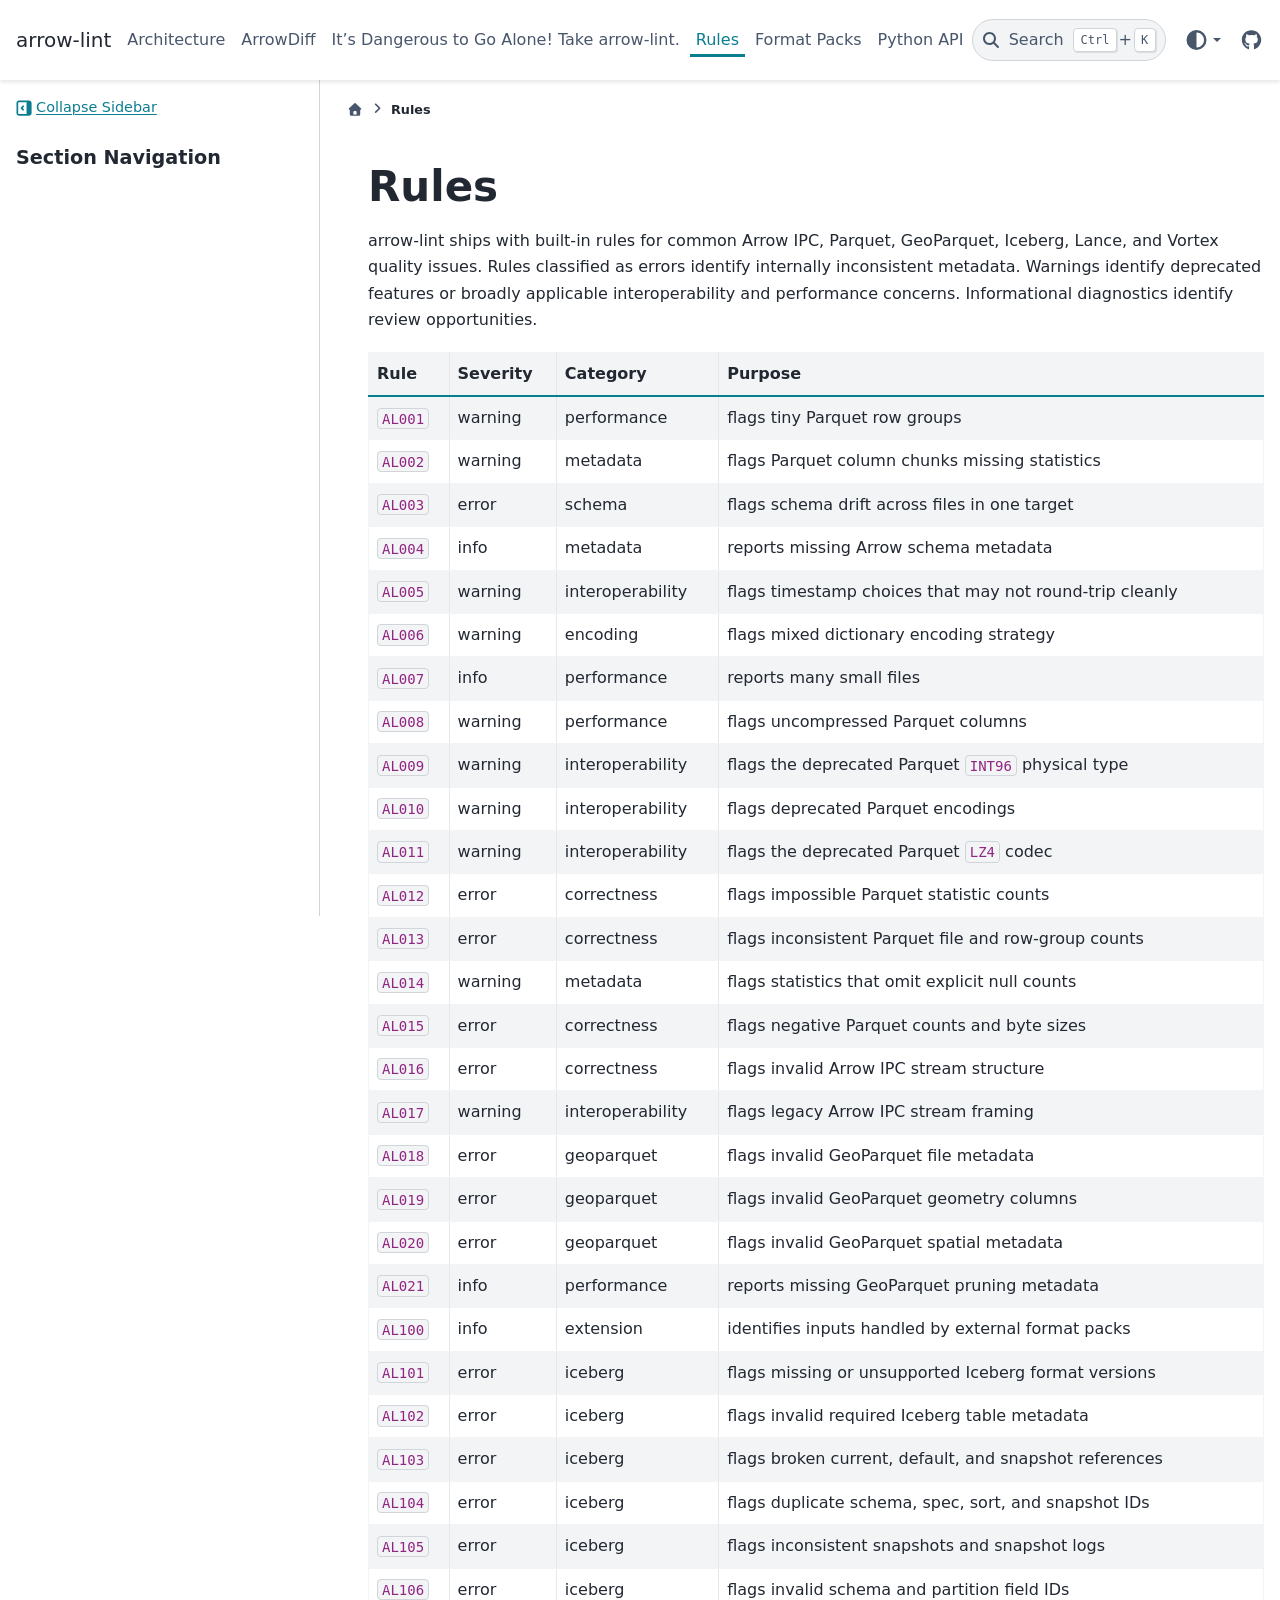
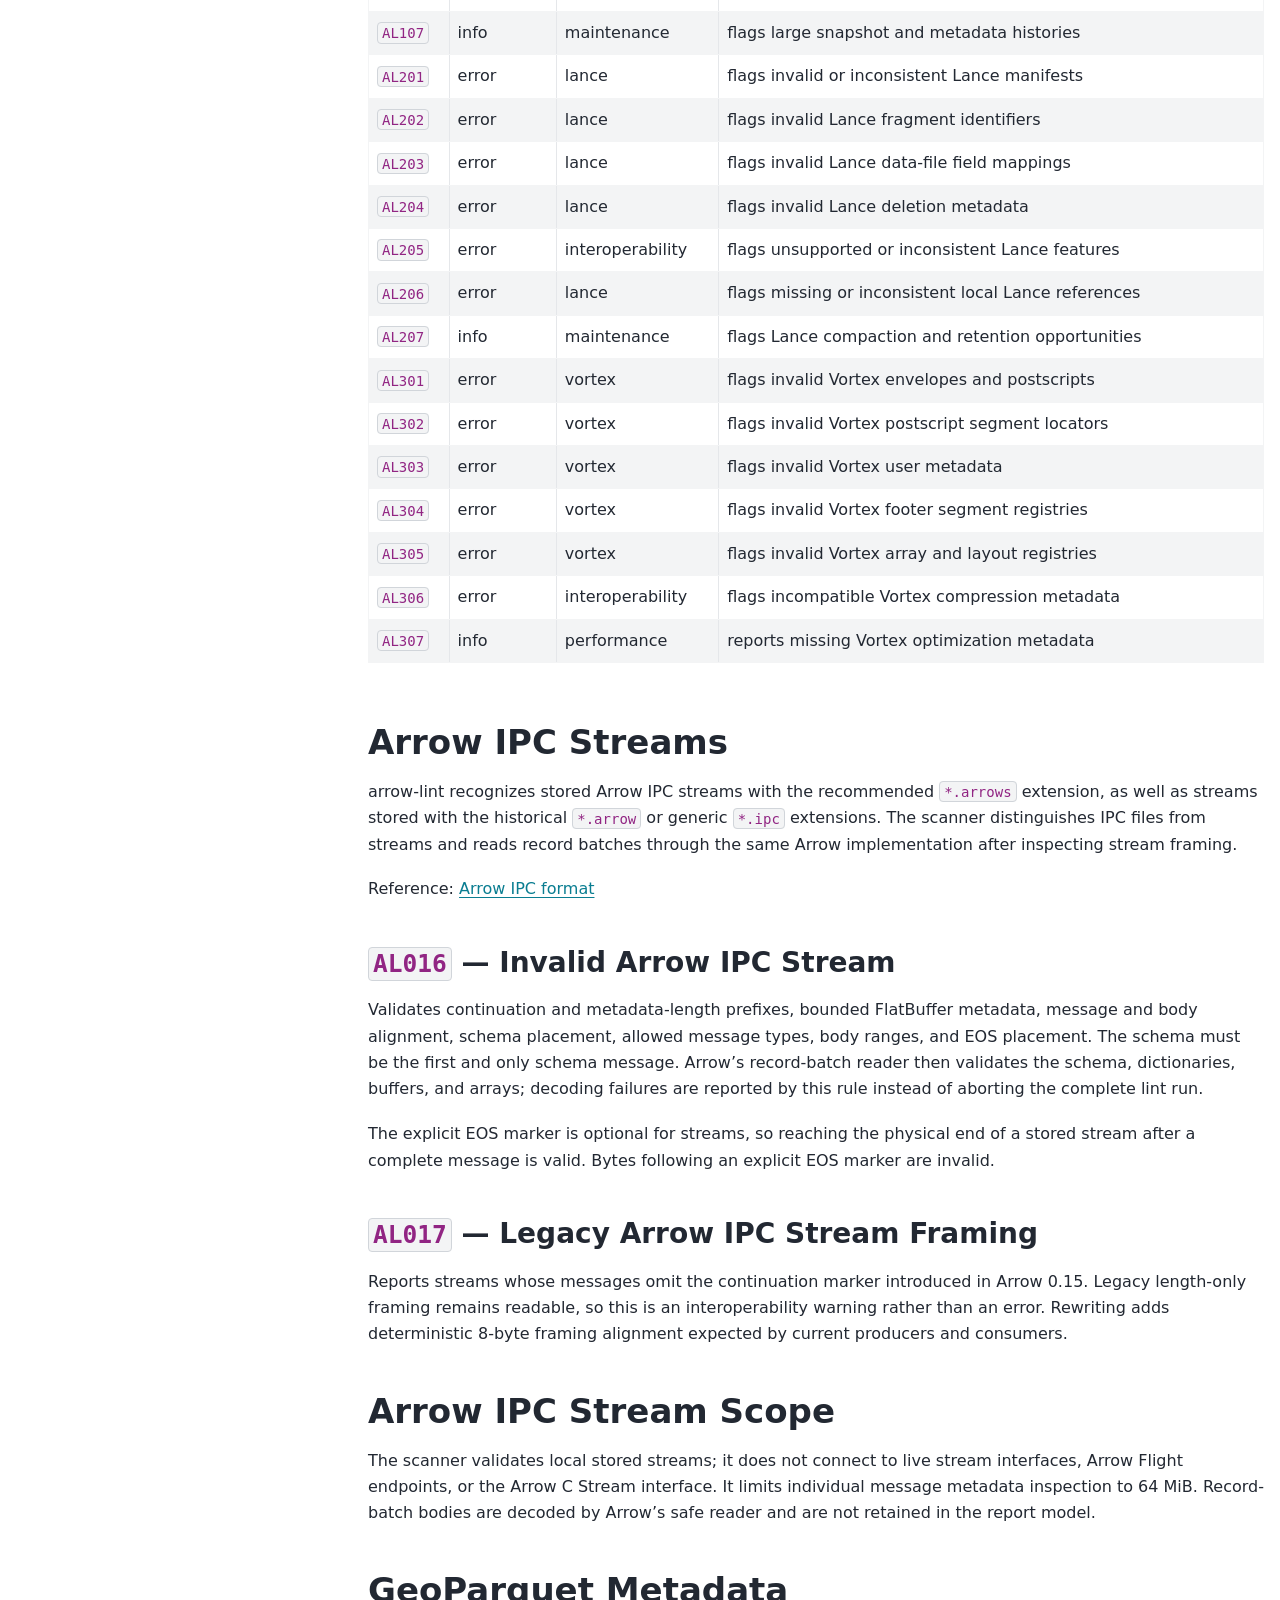
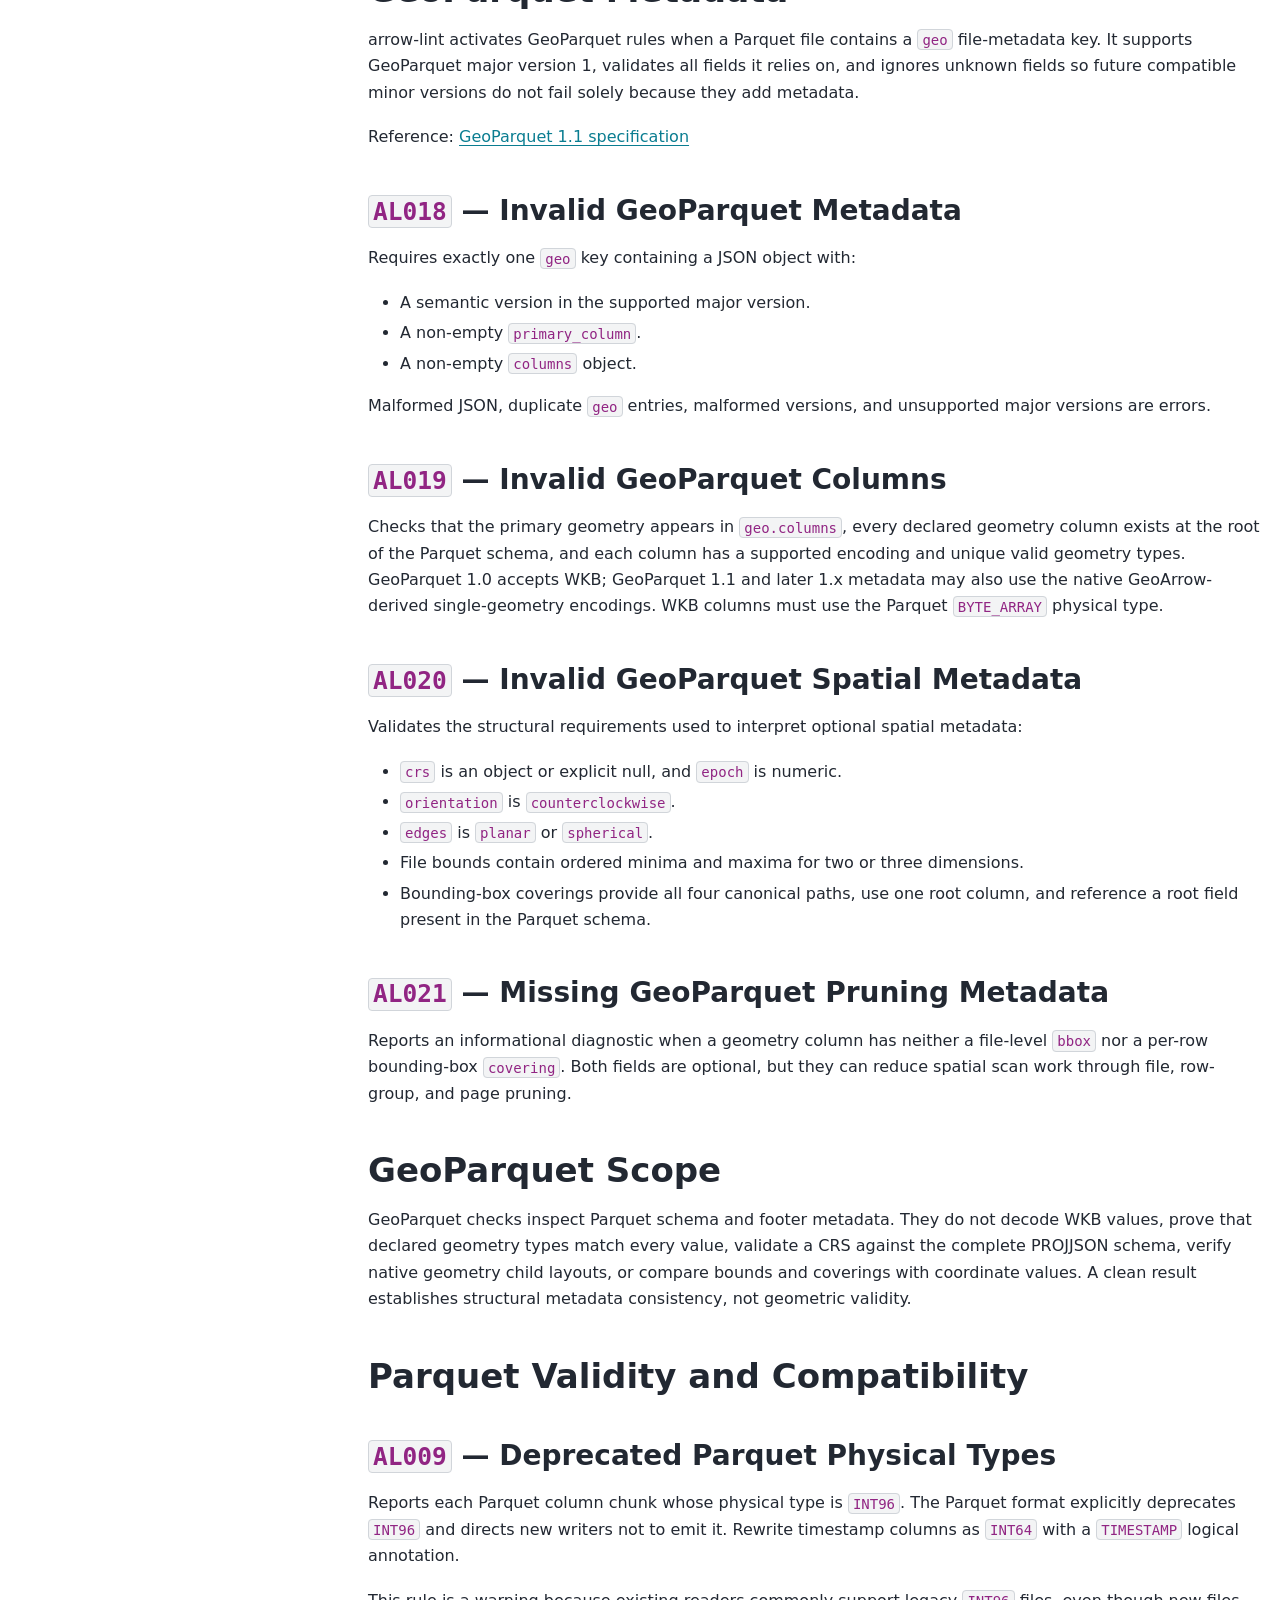
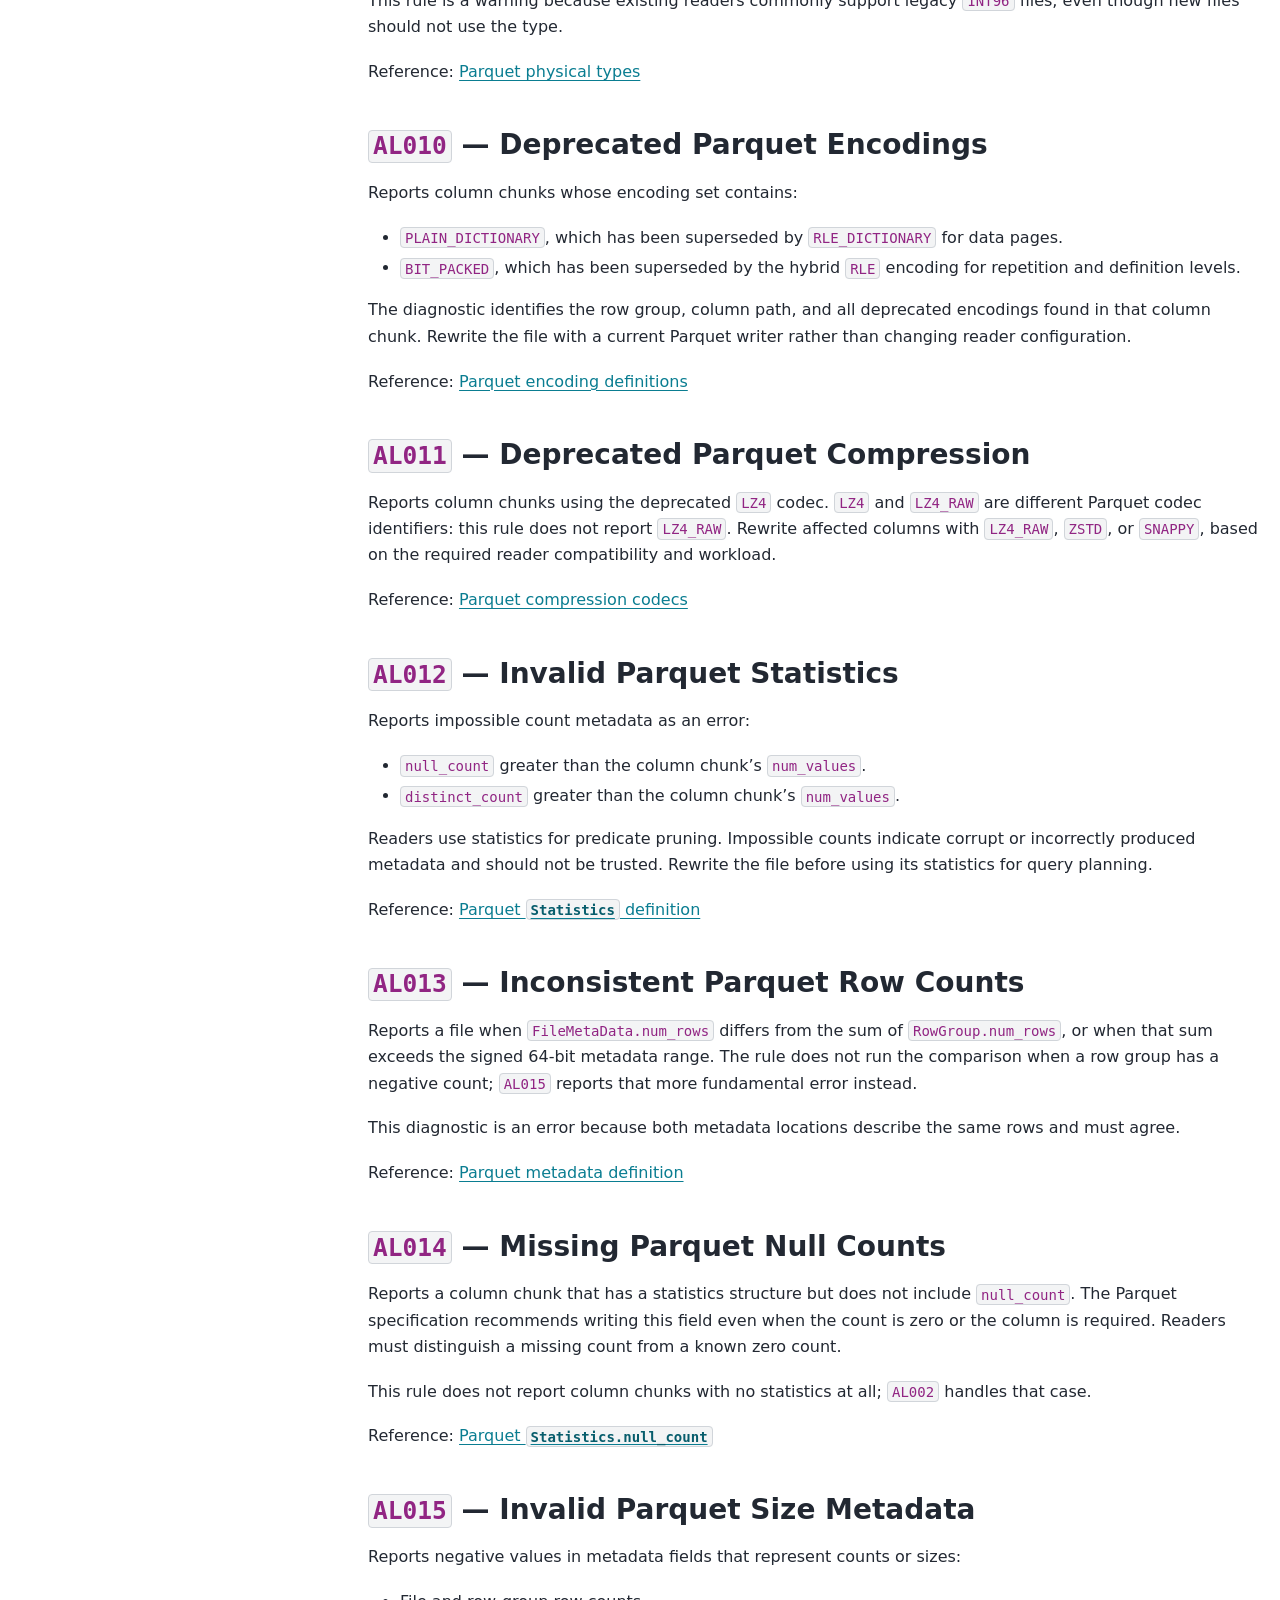
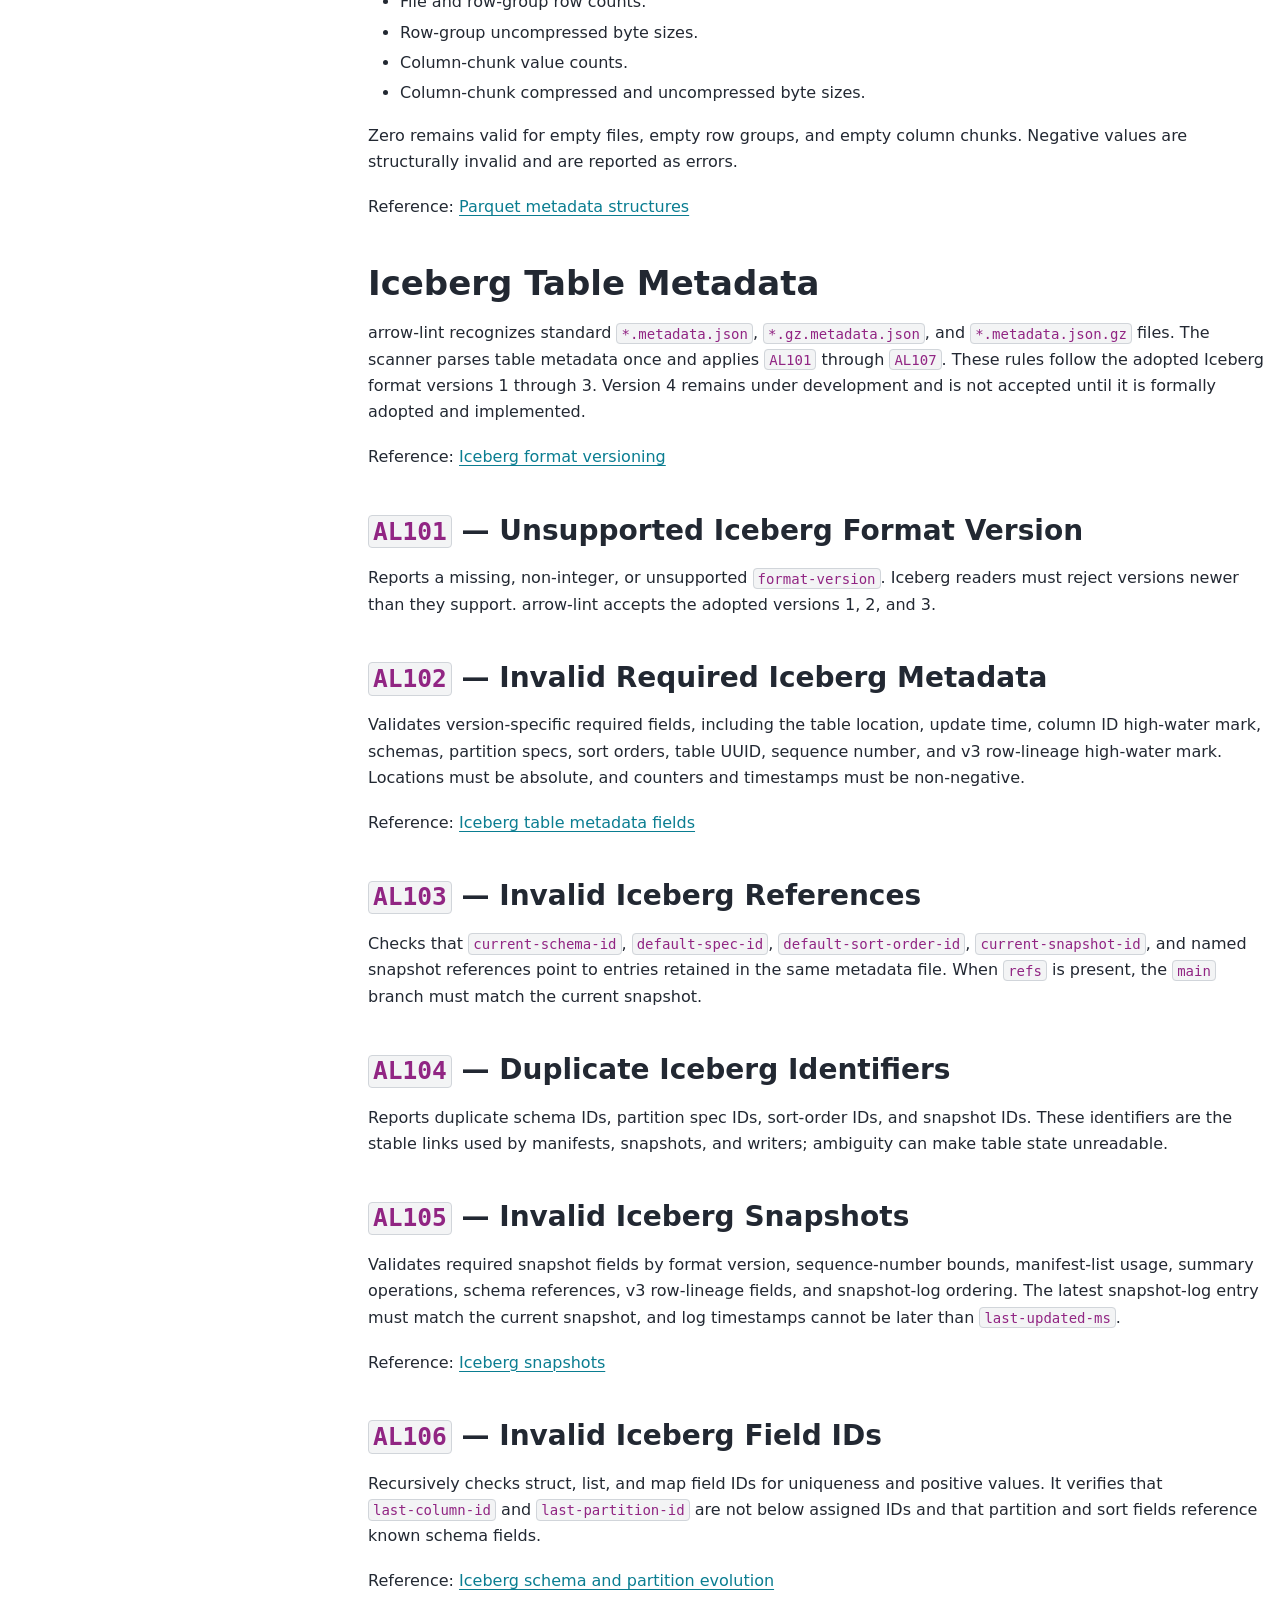
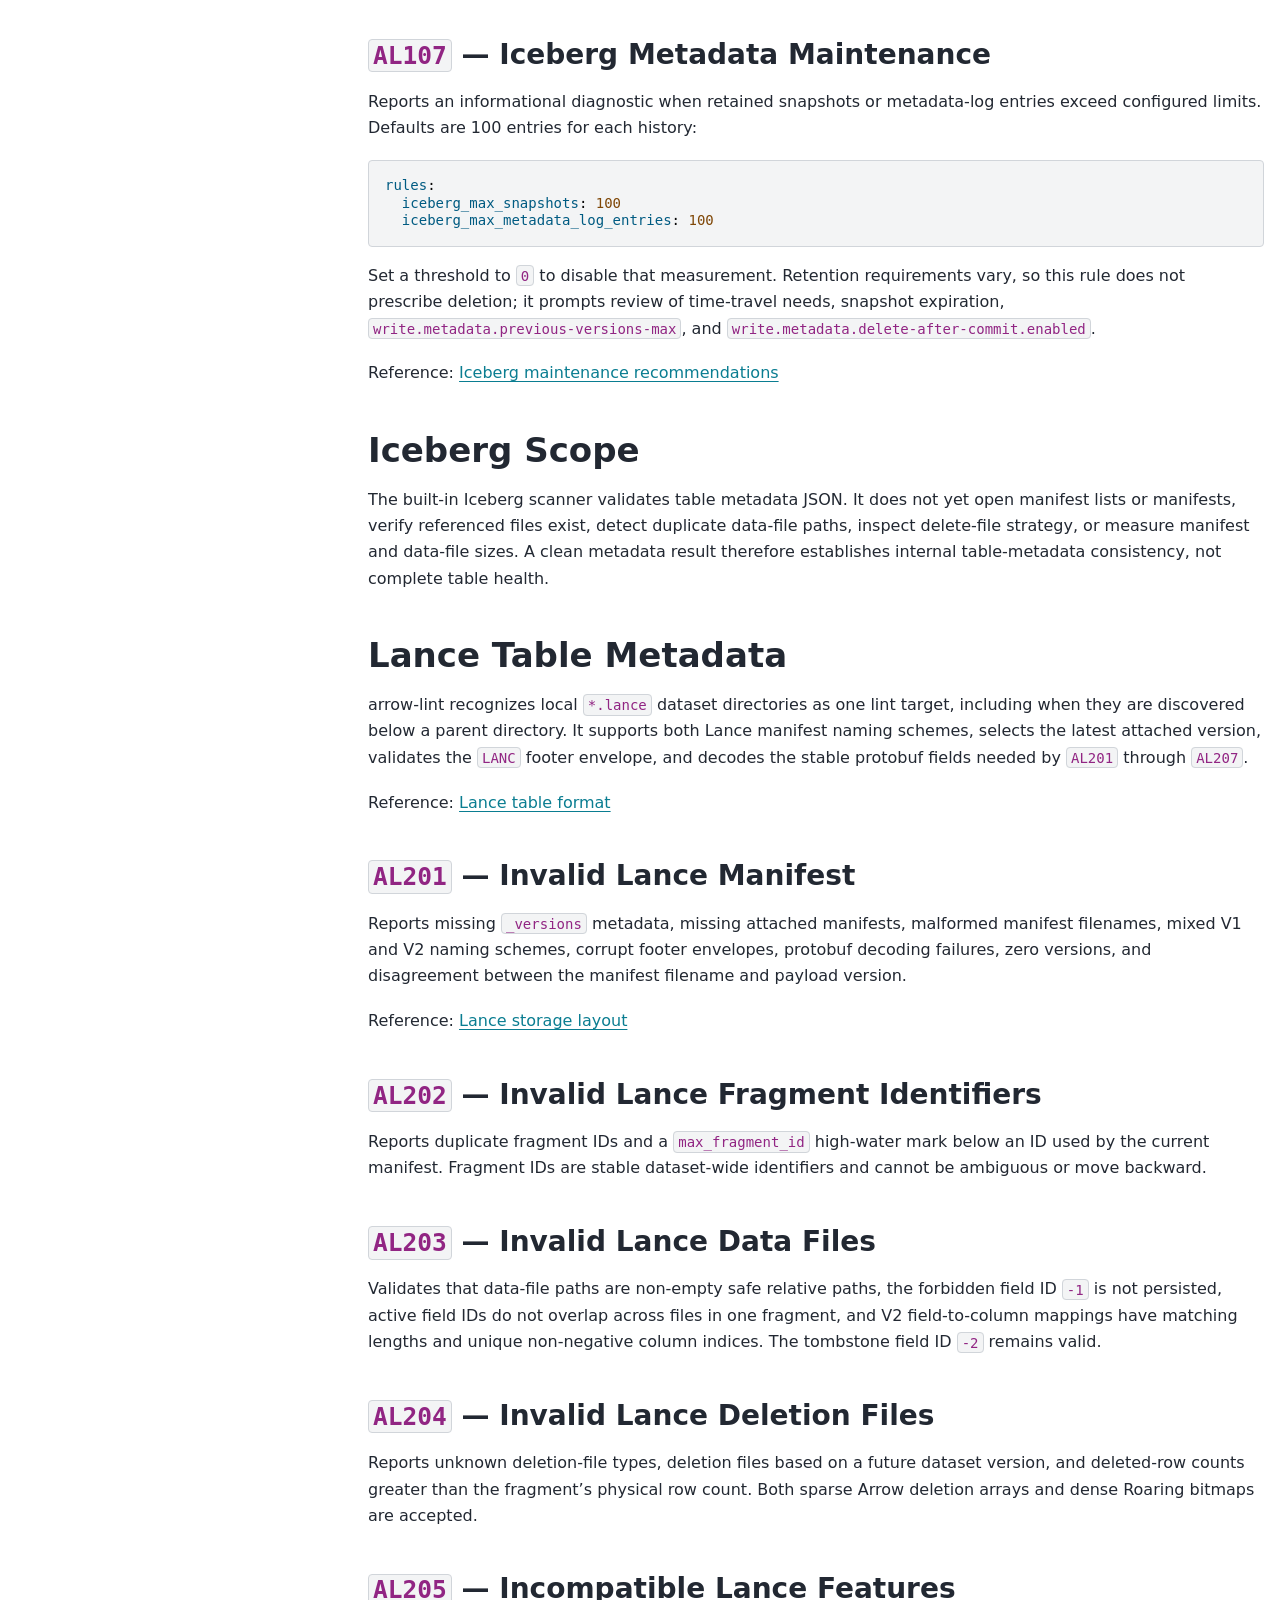
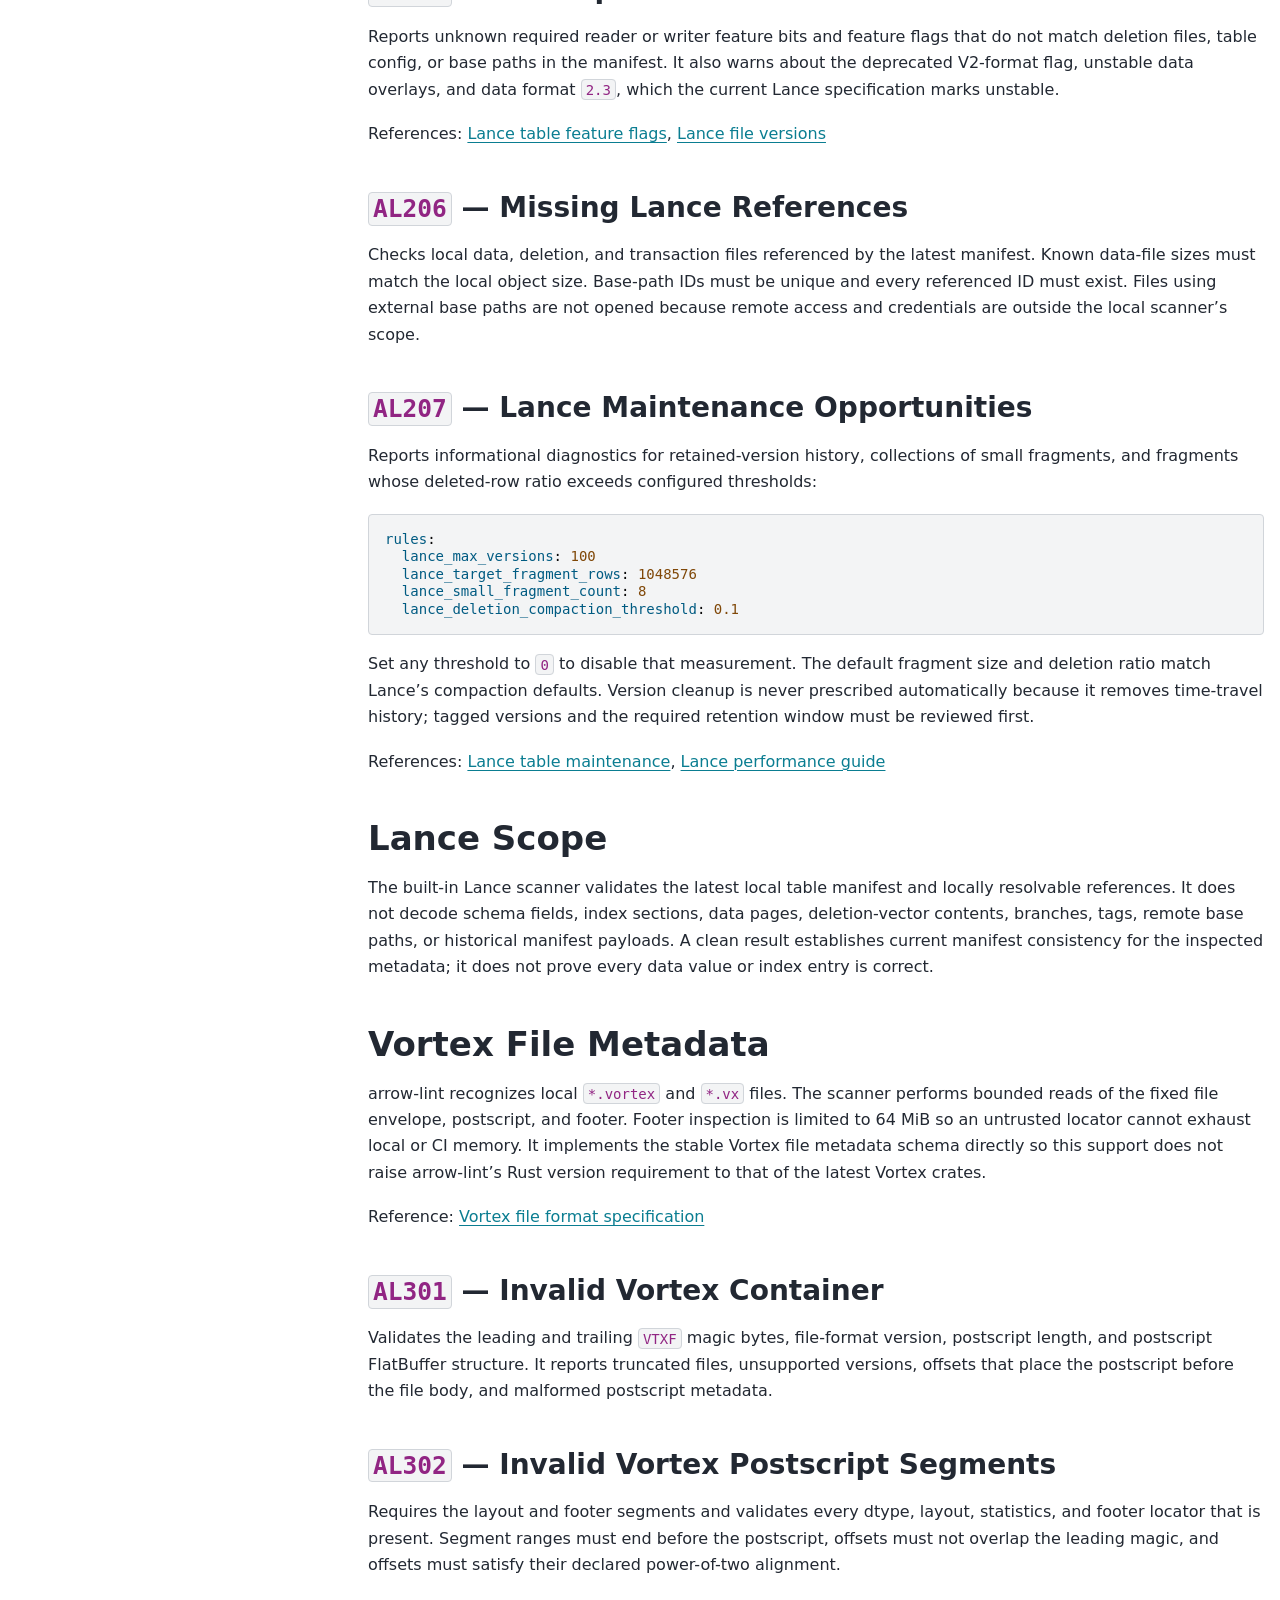
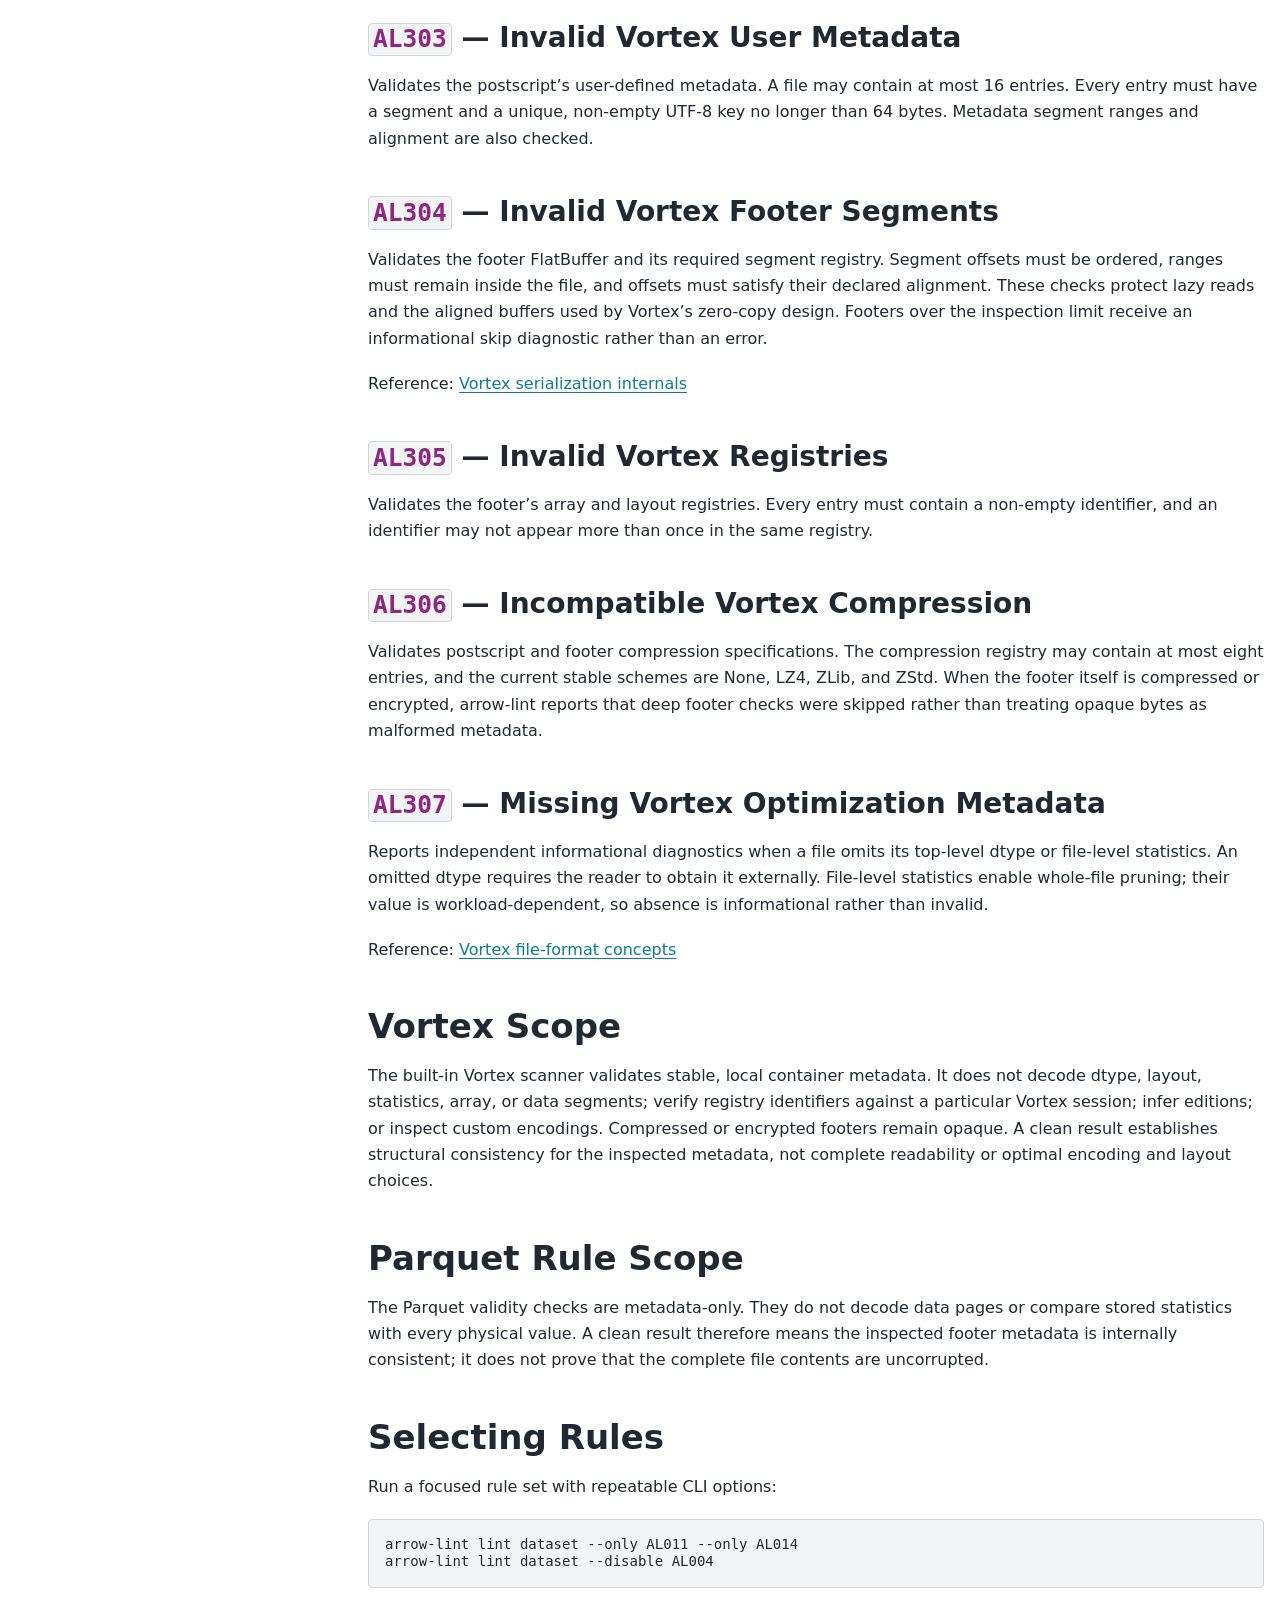
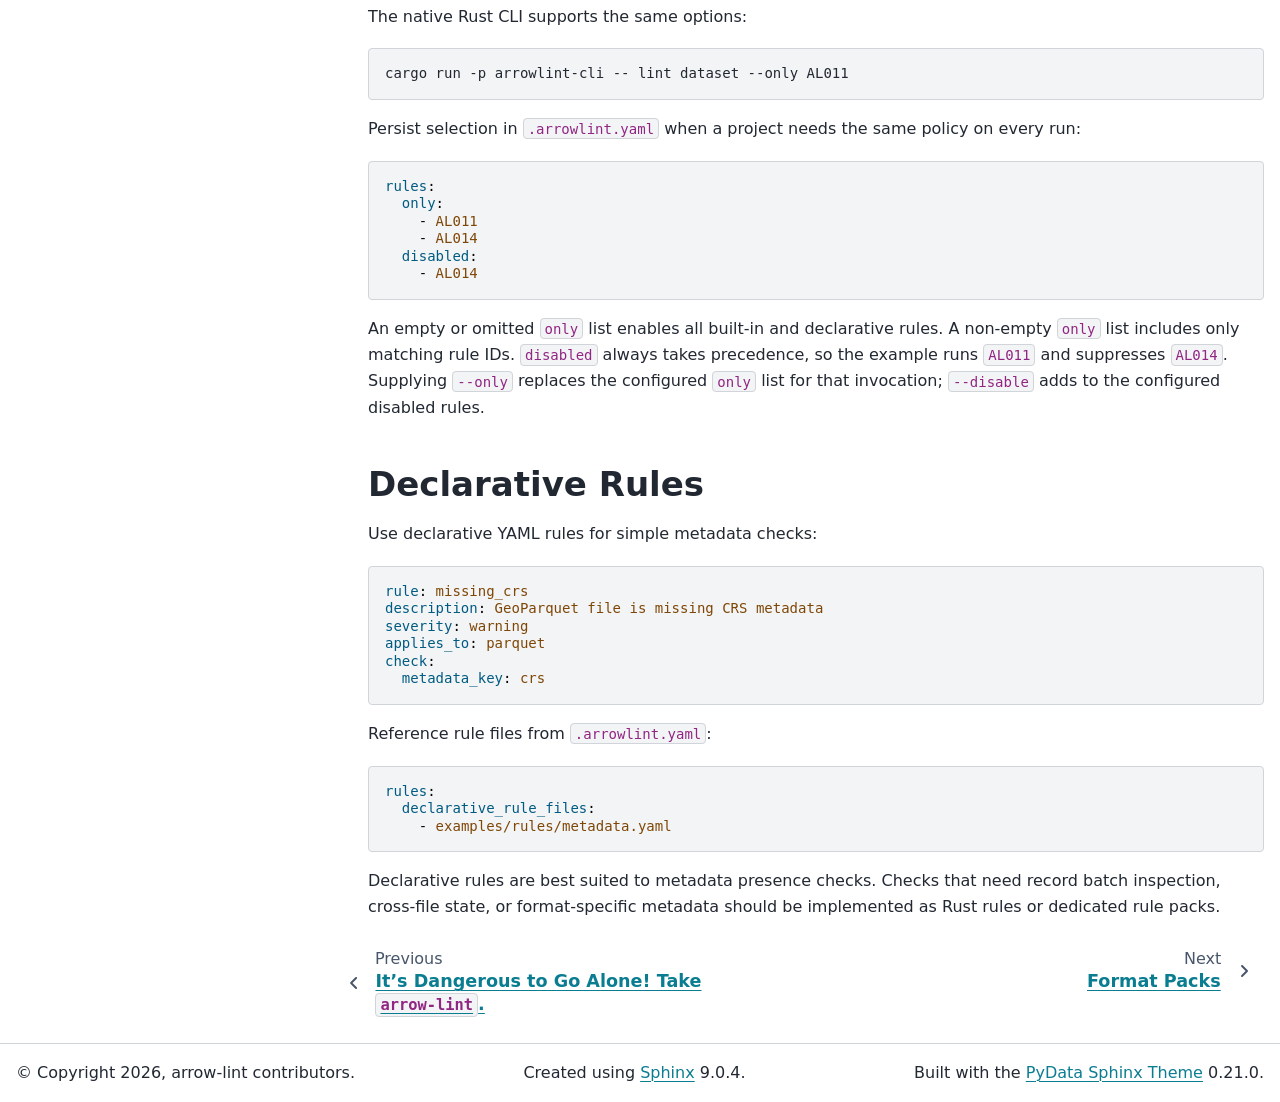
<file: rules.html>
<!DOCTYPE html>


<html lang="en" data-content_root="./" >

  <head>
    <meta charset="utf-8" />
    <meta name="viewport" content="width=device-width, initial-scale=1.0" /><meta name="viewport" content="width=device-width, initial-scale=1" />

    <title>Rules &#8212; arrow-lint  documentation</title>
  
  
  
  <script data-cfasync="false">
    document.documentElement.dataset.mode = localStorage.getItem("mode") || "";
    document.documentElement.dataset.theme = localStorage.getItem("theme") || "";
  </script>
  <!--
    this give us a css class that will be invisible only if js is disabled
  -->
  <noscript>
    <style>
      .pst-js-only { display: none !important; }

    </style>
  </noscript>
  
  <!-- Loaded before other Sphinx assets -->
  <link href="_static/styles/theme.css?digest=cb8930eaaf36d9849b67" rel="stylesheet" />
<link href="_static/styles/pydata-sphinx-theme.css?digest=cb8930eaaf36d9849b67" rel="stylesheet" />

    <link rel="stylesheet" type="text/css" href="_static/pygments.css?v=8f2a1f02" />
    <link rel="stylesheet" type="text/css" href="_static/mystnb.11b39860a7a0cbfd473a3ad8a317855267ff0bd372690045ca344a6b62be495e.css" />
    <link rel="stylesheet" type="text/css" href="_static/custom.css?v=63dfd3e1" />
  
  <!-- So that users can add custom icons -->
  <script defer src="_static/scripts/fontawesome.js?digest=cb8930eaaf36d9849b67"></script>
  <!-- Pre-loaded scripts that we'll load fully later -->
  <link rel="preload" as="script" href="_static/scripts/bootstrap.js?digest=cb8930eaaf36d9849b67" />
<link rel="preload" as="script" href="_static/scripts/pydata-sphinx-theme.js?digest=cb8930eaaf36d9849b67" />

    <script src="_static/documentation_options.js?v=5929fcd5"></script>
    <script src="_static/doctools.js?v=fd6eb6e6"></script>
    <script src="_static/sphinx_highlight.js?v=6ffebe34"></script>
    <script>DOCUMENTATION_OPTIONS.pagename = 'rules';</script>
    <script>DOCUMENTATION_OPTIONS.search_as_you_type = false;</script>
    <link rel="index" title="Index" href="genindex.html" />
    <link rel="search" title="Search" href="search.html" />
    <link rel="next" title="Format Packs" href="format-packs.html" />
    <link rel="prev" title="It’s Dangerous to Go Alone! Take arrow-lint." href="case-studies/parquet-writers.html" />
  <meta name="viewport" content="width=device-width, initial-scale=1"/>
  <meta name="docsearch:language" content="en"/>
  <meta name="docsearch:version" content="" />
  
    
    <script src="_static/searchtools.js"></script>
    <script src="_static/language_data.js"></script>
    <script src="searchindex.js"></script>
  
  </head>
  <body data-default-mode="">
  
  
  <div id="pst-skip-link" class="skip-link d-print-none"><a href="#main-content">Skip to main content</a></div>

  
  <div id="pst-scroll-pixel-helper"></div>
  
  <button type="button" class="btn rounded-pill" id="pst-back-to-top">
    <i class="fa-solid fa-arrow-up"></i>Back to top</button>
  
  
  
  
  <dialog id="pst-search-dialog">
    
<form class="bd-search d-flex align-items-center"
      action="search.html"
      method="get">
  <i class="fa-solid fa-magnifying-glass"></i>
  <input type="search"
         class="form-control"
         name="q"
         placeholder="Search the docs ..."
         aria-label="Search the docs ..."
         autocomplete="off"
         autocorrect="off"
         autocapitalize="off"
         spellcheck="false"/>
  <span class="search-button__kbd-shortcut"><kbd class="kbd-shortcut__modifier">Ctrl</kbd>+<kbd>K</kbd></span>
</form>
  </dialog>

  <div class="pst-async-banner-revealer d-none">
  <aside id="bd-header-version-warning" class="d-none d-print-none" aria-label="Version warning"></aside>
</div>

  
    <header id="pst-header" class="bd-header navbar navbar-expand-lg bd-navbar d-print-none">
<div class="bd-header__inner bd-page-width">
  <button class="pst-navbar-icon sidebar-toggle primary-toggle" aria-label="Site navigation">
    <span class="fa-solid fa-bars"></span>
  </button>
  
  
  <div class=" navbar-header-items__start">
    
      <div class="navbar-item">

  
    
  

<a class="navbar-brand logo" href="index.html">
  
  
  
  
  
  
    <p class="title logo__title">arrow-lint</p>
  
</a></div>
    
  </div>
  
  <div class=" navbar-header-items">
    
    <div class="me-auto navbar-header-items__center">
      
        <div class="navbar-item">
<nav>
  <ul class="bd-navbar-elements navbar-nav">
    
<li class="nav-item ">
  <a class="nav-link nav-internal" href="architecture.html">
    Architecture
  </a>
</li>


<li class="nav-item ">
  <a class="nav-link nav-internal" href="arrowdiff.html">
    ArrowDiff
  </a>
</li>


<li class="nav-item ">
  <a class="nav-link nav-internal" href="case-studies/parquet-writers.html">
    It’s Dangerous to Go Alone! Take arrow-lint.
  </a>
</li>


<li class="nav-item current active">
  <a class="nav-link nav-internal" href="#">
    Rules
  </a>
</li>


<li class="nav-item ">
  <a class="nav-link nav-internal" href="format-packs.html">
    Format Packs
  </a>
</li>


<li class="nav-item ">
  <a class="nav-link nav-internal" href="python-api.html">
    Python API
  </a>
</li>

  </ul>
</nav></div>
      
    </div>
    
    
    <div class="navbar-header-items__end">
      
        <div class="navbar-item navbar-persistent--container">
          

<button class="btn search-button-field search-button__button pst-js-only" title="Search" aria-label="Search" data-bs-placement="bottom" data-bs-toggle="tooltip">
 <i class="fa-solid fa-magnifying-glass"></i>
 <span class="search-button__default-text">Search</span>
 <span class="search-button__kbd-shortcut"><kbd class="kbd-shortcut__modifier">Ctrl</kbd>+<kbd class="kbd-shortcut__modifier">K</kbd></span>
</button>
        </div>
      
      
        <div class="navbar-item">

<div class="theme-switch-container dropdown pst-js-only" data-bs-toggle="tooltip" data-bs-placement="bottom" title="Color mode">
  <button class="btn btn-sm nav-link pst-navbar-icon theme-switch-button dropdown-toggle" aria-label="Color mode" data-bs-toggle="dropdown">
    <i class="theme-switch fa-solid fa-sun fa-lg fa-fw" data-mode="light" title="Light"></i>
    <i class="theme-switch fa-solid fa-moon fa-lg fa-fw" data-mode="dark" title="Dark"></i>
    <i class="theme-switch fa-solid fa-circle-half-stroke fa-lg fa-fw" data-mode="auto" title="System Settings"></i>
  </button>
  <ul class="dropdown-menu dropdown-menu-end">
    <li><button class="dropdown-item d-flex align-items-center theme-change-button" data-mode="auto"><i class="fa-solid fa-circle-half-stroke fa-lg fa-fw me-1"></i>System Settings</button></li>
    <li><button class="dropdown-item d-flex align-items-center theme-change-button" data-mode="light"><i class="fa-solid fa-sun fa-lg fa-fw me-1"></i>Light</button></li>
    <li><button class="dropdown-item d-flex align-items-center theme-change-button" data-mode="dark"><i class="fa-solid fa-moon fa-lg fa-fw me-1"></i>Dark</button></li>
  </ul>
</div></div>
      
        <div class="navbar-item"><ul class="navbar-icon-links"
    aria-label="Icon Links">
        <li class="nav-item">
          
          
          
          
          
          
          
          
          <a href="https://github.com/CU-DBMI/arrow-lint" title="GitHub" class="nav-link pst-navbar-icon" rel="noopener" target="_blank" data-bs-toggle="tooltip" data-bs-placement="bottom"><i class="fa-brands fa-github fa-lg" aria-hidden="true"></i><span class="visually-hidden">GitHub</span></a>
        </li>
</ul></div>
      
    </div>
    
  </div>
  
  
    <div class="navbar-persistent--mobile">

<button class="btn search-button-field search-button__button pst-js-only" title="Search" aria-label="Search" data-bs-placement="bottom" data-bs-toggle="tooltip">
 <i class="fa-solid fa-magnifying-glass"></i>
 <span class="search-button__default-text">Search</span>
 <span class="search-button__kbd-shortcut"><kbd class="kbd-shortcut__modifier">Ctrl</kbd>+<kbd class="kbd-shortcut__modifier">K</kbd></span>
</button>
    </div>
  

  
</div>

    </header>
  

  <div class="bd-container">
    <div class="bd-container__inner bd-page-width">
      
      
      
      <dialog id="pst-primary-sidebar-modal"></dialog>
      <div id="pst-primary-sidebar" class="bd-sidebar-primary bd-sidebar">
        

  
  <div class="sidebar-header-items sidebar-primary__section">
    
    
      <div class="sidebar-header-items__center">
        
          
          
            <div class="navbar-item">
<nav>
  <ul class="bd-navbar-elements navbar-nav">
    
<li class="nav-item ">
  <a class="nav-link nav-internal" href="architecture.html">
    Architecture
  </a>
</li>


<li class="nav-item ">
  <a class="nav-link nav-internal" href="arrowdiff.html">
    ArrowDiff
  </a>
</li>


<li class="nav-item ">
  <a class="nav-link nav-internal" href="case-studies/parquet-writers.html">
    It’s Dangerous to Go Alone! Take arrow-lint.
  </a>
</li>


<li class="nav-item current active">
  <a class="nav-link nav-internal" href="#">
    Rules
  </a>
</li>


<li class="nav-item ">
  <a class="nav-link nav-internal" href="format-packs.html">
    Format Packs
  </a>
</li>


<li class="nav-item ">
  <a class="nav-link nav-internal" href="python-api.html">
    Python API
  </a>
</li>

  </ul>
</nav></div>
          
        
      </div>
    
    
    
      <div class="sidebar-header-items__end">
        
          <div class="navbar-item">

<div class="theme-switch-container dropdown pst-js-only" data-bs-toggle="tooltip" data-bs-placement="bottom" title="Color mode">
  <button class="btn btn-sm nav-link pst-navbar-icon theme-switch-button dropdown-toggle" aria-label="Color mode" data-bs-toggle="dropdown">
    <i class="theme-switch fa-solid fa-sun fa-lg fa-fw" data-mode="light" title="Light"></i>
    <i class="theme-switch fa-solid fa-moon fa-lg fa-fw" data-mode="dark" title="Dark"></i>
    <i class="theme-switch fa-solid fa-circle-half-stroke fa-lg fa-fw" data-mode="auto" title="System Settings"></i>
  </button>
  <ul class="dropdown-menu dropdown-menu-end">
    <li><button class="dropdown-item d-flex align-items-center theme-change-button" data-mode="auto"><i class="fa-solid fa-circle-half-stroke fa-lg fa-fw me-1"></i>System Settings</button></li>
    <li><button class="dropdown-item d-flex align-items-center theme-change-button" data-mode="light"><i class="fa-solid fa-sun fa-lg fa-fw me-1"></i>Light</button></li>
    <li><button class="dropdown-item d-flex align-items-center theme-change-button" data-mode="dark"><i class="fa-solid fa-moon fa-lg fa-fw me-1"></i>Dark</button></li>
  </ul>
</div></div>
        
          <div class="navbar-item"><ul class="navbar-icon-links"
    aria-label="Icon Links">
        <li class="nav-item">
          
          
          
          
          
          
          
          
          <a href="https://github.com/CU-DBMI/arrow-lint" title="GitHub" class="nav-link pst-navbar-icon" rel="noopener" target="_blank" data-bs-toggle="tooltip" data-bs-placement="bottom"><i class="fa-brands fa-github fa-lg" aria-hidden="true"></i><span class="visually-hidden">GitHub</span></a>
        </li>
</ul></div>
        
      </div>
    
  </div>
  
    <div class="sidebar-primary-items__start sidebar-primary__section">
        <div class="sidebar-primary-item pst-sidebar-collapse"><button id="pst-collapse-sidebar-button" aria-expanded="true" aria-controls="pst-primary-sidebar">
  <svg class="pst-icon" role="img" aria-hidden="true" focusable="false" viewBox="0 0 16 16" xmlns="http://www.w3.org/2000/svg">
    <path fill="currentColor" d="M3 15.5C2.36232 15.5 1.74874 15.2564 1.28478 14.8189C0.820828 14.3815 0.541576 13.7832 0.504167 13.1467L0.5 13L0.5 3C0.499965 2.36232 0.743605 1.74874 1.18107 1.28478C1.61854 0.820828 2.21676 0.541576 2.85333 0.504167L3 0.5L13 0.5C13.6377 0.499965 14.2513 0.743605 14.7152 1.18107C15.1792 1.61854 15.4584 2.21676 15.4958 2.85333L15.5 3L15.5 13C15.5 13.6377 15.2564 14.2513 14.8189 14.7152C14.3815 15.1792 13.7832 15.4584 13.1467 15.4958L13 15.5L3 15.5ZM3 13.8333L10.5 13.8333L10.5 2.16667L3 2.16667C2.79589 2.16669 2.59889 2.24163 2.44636 2.37726C2.29383 2.5129 2.19638 2.69979 2.1725 2.9025L2.16667 3L2.16667 13C2.16669 13.2041 2.24163 13.4011 2.37726 13.5536C2.5129 13.7062 2.69979 13.8036 2.9025 13.8275L3 13.8333ZM6.65583 10.325L6.5775 10.2558L4.91083 8.58917C4.76735 8.44567 4.68116 8.25476 4.66843 8.05223C4.65569 7.84971 4.71729 7.6495 4.84167 7.48917L4.91083 7.41083L6.5775 5.74417C6.72747 5.59471 6.9287 5.50794 7.14032 5.50148C7.35194 5.49502 7.55809 5.56935 7.7169 5.70937C7.8757 5.8494 7.97525 6.04463 7.99533 6.25539C8.01541 6.46616 7.95451 6.67667 7.825 6.84417L7.75583 6.9225L6.67917 8L7.75583 9.0775C7.89931 9.22099 7.98551 9.41191 7.99824 9.61443C8.01097 9.81695 7.94938 10.0172 7.825 10.1775L7.75583 10.2558C7.61234 10.3993 7.42142 10.4855 7.2189 10.4982C7.01638 10.511 6.81617 10.4494 6.65583 10.325Z"/>
  </svg>
  <span class="pst-collapse-sidebar-label">Collapse Sidebar</span>
  <span class="pst-expand-sidebar-label">Expand Sidebar</span>
</button></div>
        <div class="sidebar-primary-item">

<nav class="bd-docs-nav bd-links"
     aria-label="Section Navigation">
  <p class="bd-links__title" role="heading" aria-level="1">Section Navigation</p>
  <div class="bd-toc-item navbar-nav"></div>
</nav></div>
    </div>
  
  
  <div class="sidebar-primary-items__end sidebar-primary__section">
      <div class="sidebar-primary-item">
<div id="ethical-ad-placement"
      class="flat"
      data-ea-publisher="readthedocs"
      data-ea-type="readthedocs-sidebar"
      data-ea-manual="true">
</div></div>
  </div>


      </div>
      
      <main id="main-content" class="bd-main" role="main">
        
        
          <div class="bd-content">
            <div class="bd-article-container">
              
              <div class="bd-header-article d-print-none">
<div class="header-article-items header-article__inner">
  
    <div class="header-article-items__start">
      
        <div class="header-article-item">

<nav aria-label="Breadcrumb" class="d-print-none">
  <ul class="bd-breadcrumbs">
    
    <li class="breadcrumb-item breadcrumb-home">
      <a href="index.html" class="nav-link" aria-label="Home">
        <i class="fa-solid fa-home"></i>
      </a>
    </li>
    <li class="breadcrumb-item active" aria-current="page"><span class="ellipsis">Rules</span></li>
  </ul>
</nav>
</div>
      
    </div>
  
  
</div>
</div>
              
              
              
                
<div id="searchbox"></div>
                <article class="bd-article">
                  
  <section id="rules">
<h1>Rules<a class="headerlink" href="#rules" title="Link to this heading">#</a></h1>
<p>arrow-lint ships with built-in rules for common Arrow IPC, Parquet, GeoParquet,
Iceberg, Lance, and Vortex quality issues. Rules classified as errors identify
internally inconsistent metadata. Warnings identify deprecated features or
broadly applicable interoperability and performance concerns. Informational
diagnostics identify review opportunities.</p>
<div class="pst-scrollable-table-container"><table class="table">
<thead>
<tr class="row-odd"><th class="head"><p>Rule</p></th>
<th class="head"><p>Severity</p></th>
<th class="head"><p>Category</p></th>
<th class="head"><p>Purpose</p></th>
</tr>
</thead>
<tbody>
<tr class="row-even"><td><p><code class="docutils literal notranslate"><span class="pre">AL001</span></code></p></td>
<td><p>warning</p></td>
<td><p>performance</p></td>
<td><p>flags tiny Parquet row groups</p></td>
</tr>
<tr class="row-odd"><td><p><code class="docutils literal notranslate"><span class="pre">AL002</span></code></p></td>
<td><p>warning</p></td>
<td><p>metadata</p></td>
<td><p>flags Parquet column chunks missing statistics</p></td>
</tr>
<tr class="row-even"><td><p><code class="docutils literal notranslate"><span class="pre">AL003</span></code></p></td>
<td><p>error</p></td>
<td><p>schema</p></td>
<td><p>flags schema drift across files in one target</p></td>
</tr>
<tr class="row-odd"><td><p><code class="docutils literal notranslate"><span class="pre">AL004</span></code></p></td>
<td><p>info</p></td>
<td><p>metadata</p></td>
<td><p>reports missing Arrow schema metadata</p></td>
</tr>
<tr class="row-even"><td><p><code class="docutils literal notranslate"><span class="pre">AL005</span></code></p></td>
<td><p>warning</p></td>
<td><p>interoperability</p></td>
<td><p>flags timestamp choices that may not round-trip cleanly</p></td>
</tr>
<tr class="row-odd"><td><p><code class="docutils literal notranslate"><span class="pre">AL006</span></code></p></td>
<td><p>warning</p></td>
<td><p>encoding</p></td>
<td><p>flags mixed dictionary encoding strategy</p></td>
</tr>
<tr class="row-even"><td><p><code class="docutils literal notranslate"><span class="pre">AL007</span></code></p></td>
<td><p>info</p></td>
<td><p>performance</p></td>
<td><p>reports many small files</p></td>
</tr>
<tr class="row-odd"><td><p><code class="docutils literal notranslate"><span class="pre">AL008</span></code></p></td>
<td><p>warning</p></td>
<td><p>performance</p></td>
<td><p>flags uncompressed Parquet columns</p></td>
</tr>
<tr class="row-even"><td><p><code class="docutils literal notranslate"><span class="pre">AL009</span></code></p></td>
<td><p>warning</p></td>
<td><p>interoperability</p></td>
<td><p>flags the deprecated Parquet <code class="docutils literal notranslate"><span class="pre">INT96</span></code> physical type</p></td>
</tr>
<tr class="row-odd"><td><p><code class="docutils literal notranslate"><span class="pre">AL010</span></code></p></td>
<td><p>warning</p></td>
<td><p>interoperability</p></td>
<td><p>flags deprecated Parquet encodings</p></td>
</tr>
<tr class="row-even"><td><p><code class="docutils literal notranslate"><span class="pre">AL011</span></code></p></td>
<td><p>warning</p></td>
<td><p>interoperability</p></td>
<td><p>flags the deprecated Parquet <code class="docutils literal notranslate"><span class="pre">LZ4</span></code> codec</p></td>
</tr>
<tr class="row-odd"><td><p><code class="docutils literal notranslate"><span class="pre">AL012</span></code></p></td>
<td><p>error</p></td>
<td><p>correctness</p></td>
<td><p>flags impossible Parquet statistic counts</p></td>
</tr>
<tr class="row-even"><td><p><code class="docutils literal notranslate"><span class="pre">AL013</span></code></p></td>
<td><p>error</p></td>
<td><p>correctness</p></td>
<td><p>flags inconsistent Parquet file and row-group counts</p></td>
</tr>
<tr class="row-odd"><td><p><code class="docutils literal notranslate"><span class="pre">AL014</span></code></p></td>
<td><p>warning</p></td>
<td><p>metadata</p></td>
<td><p>flags statistics that omit explicit null counts</p></td>
</tr>
<tr class="row-even"><td><p><code class="docutils literal notranslate"><span class="pre">AL015</span></code></p></td>
<td><p>error</p></td>
<td><p>correctness</p></td>
<td><p>flags negative Parquet counts and byte sizes</p></td>
</tr>
<tr class="row-odd"><td><p><code class="docutils literal notranslate"><span class="pre">AL016</span></code></p></td>
<td><p>error</p></td>
<td><p>correctness</p></td>
<td><p>flags invalid Arrow IPC stream structure</p></td>
</tr>
<tr class="row-even"><td><p><code class="docutils literal notranslate"><span class="pre">AL017</span></code></p></td>
<td><p>warning</p></td>
<td><p>interoperability</p></td>
<td><p>flags legacy Arrow IPC stream framing</p></td>
</tr>
<tr class="row-odd"><td><p><code class="docutils literal notranslate"><span class="pre">AL018</span></code></p></td>
<td><p>error</p></td>
<td><p>geoparquet</p></td>
<td><p>flags invalid GeoParquet file metadata</p></td>
</tr>
<tr class="row-even"><td><p><code class="docutils literal notranslate"><span class="pre">AL019</span></code></p></td>
<td><p>error</p></td>
<td><p>geoparquet</p></td>
<td><p>flags invalid GeoParquet geometry columns</p></td>
</tr>
<tr class="row-odd"><td><p><code class="docutils literal notranslate"><span class="pre">AL020</span></code></p></td>
<td><p>error</p></td>
<td><p>geoparquet</p></td>
<td><p>flags invalid GeoParquet spatial metadata</p></td>
</tr>
<tr class="row-even"><td><p><code class="docutils literal notranslate"><span class="pre">AL021</span></code></p></td>
<td><p>info</p></td>
<td><p>performance</p></td>
<td><p>reports missing GeoParquet pruning metadata</p></td>
</tr>
<tr class="row-odd"><td><p><code class="docutils literal notranslate"><span class="pre">AL100</span></code></p></td>
<td><p>info</p></td>
<td><p>extension</p></td>
<td><p>identifies inputs handled by external format packs</p></td>
</tr>
<tr class="row-even"><td><p><code class="docutils literal notranslate"><span class="pre">AL101</span></code></p></td>
<td><p>error</p></td>
<td><p>iceberg</p></td>
<td><p>flags missing or unsupported Iceberg format versions</p></td>
</tr>
<tr class="row-odd"><td><p><code class="docutils literal notranslate"><span class="pre">AL102</span></code></p></td>
<td><p>error</p></td>
<td><p>iceberg</p></td>
<td><p>flags invalid required Iceberg table metadata</p></td>
</tr>
<tr class="row-even"><td><p><code class="docutils literal notranslate"><span class="pre">AL103</span></code></p></td>
<td><p>error</p></td>
<td><p>iceberg</p></td>
<td><p>flags broken current, default, and snapshot references</p></td>
</tr>
<tr class="row-odd"><td><p><code class="docutils literal notranslate"><span class="pre">AL104</span></code></p></td>
<td><p>error</p></td>
<td><p>iceberg</p></td>
<td><p>flags duplicate schema, spec, sort, and snapshot IDs</p></td>
</tr>
<tr class="row-even"><td><p><code class="docutils literal notranslate"><span class="pre">AL105</span></code></p></td>
<td><p>error</p></td>
<td><p>iceberg</p></td>
<td><p>flags inconsistent snapshots and snapshot logs</p></td>
</tr>
<tr class="row-odd"><td><p><code class="docutils literal notranslate"><span class="pre">AL106</span></code></p></td>
<td><p>error</p></td>
<td><p>iceberg</p></td>
<td><p>flags invalid schema and partition field IDs</p></td>
</tr>
<tr class="row-even"><td><p><code class="docutils literal notranslate"><span class="pre">AL107</span></code></p></td>
<td><p>info</p></td>
<td><p>maintenance</p></td>
<td><p>flags large snapshot and metadata histories</p></td>
</tr>
<tr class="row-odd"><td><p><code class="docutils literal notranslate"><span class="pre">AL201</span></code></p></td>
<td><p>error</p></td>
<td><p>lance</p></td>
<td><p>flags invalid or inconsistent Lance manifests</p></td>
</tr>
<tr class="row-even"><td><p><code class="docutils literal notranslate"><span class="pre">AL202</span></code></p></td>
<td><p>error</p></td>
<td><p>lance</p></td>
<td><p>flags invalid Lance fragment identifiers</p></td>
</tr>
<tr class="row-odd"><td><p><code class="docutils literal notranslate"><span class="pre">AL203</span></code></p></td>
<td><p>error</p></td>
<td><p>lance</p></td>
<td><p>flags invalid Lance data-file field mappings</p></td>
</tr>
<tr class="row-even"><td><p><code class="docutils literal notranslate"><span class="pre">AL204</span></code></p></td>
<td><p>error</p></td>
<td><p>lance</p></td>
<td><p>flags invalid Lance deletion metadata</p></td>
</tr>
<tr class="row-odd"><td><p><code class="docutils literal notranslate"><span class="pre">AL205</span></code></p></td>
<td><p>error</p></td>
<td><p>interoperability</p></td>
<td><p>flags unsupported or inconsistent Lance features</p></td>
</tr>
<tr class="row-even"><td><p><code class="docutils literal notranslate"><span class="pre">AL206</span></code></p></td>
<td><p>error</p></td>
<td><p>lance</p></td>
<td><p>flags missing or inconsistent local Lance references</p></td>
</tr>
<tr class="row-odd"><td><p><code class="docutils literal notranslate"><span class="pre">AL207</span></code></p></td>
<td><p>info</p></td>
<td><p>maintenance</p></td>
<td><p>flags Lance compaction and retention opportunities</p></td>
</tr>
<tr class="row-even"><td><p><code class="docutils literal notranslate"><span class="pre">AL301</span></code></p></td>
<td><p>error</p></td>
<td><p>vortex</p></td>
<td><p>flags invalid Vortex envelopes and postscripts</p></td>
</tr>
<tr class="row-odd"><td><p><code class="docutils literal notranslate"><span class="pre">AL302</span></code></p></td>
<td><p>error</p></td>
<td><p>vortex</p></td>
<td><p>flags invalid Vortex postscript segment locators</p></td>
</tr>
<tr class="row-even"><td><p><code class="docutils literal notranslate"><span class="pre">AL303</span></code></p></td>
<td><p>error</p></td>
<td><p>vortex</p></td>
<td><p>flags invalid Vortex user metadata</p></td>
</tr>
<tr class="row-odd"><td><p><code class="docutils literal notranslate"><span class="pre">AL304</span></code></p></td>
<td><p>error</p></td>
<td><p>vortex</p></td>
<td><p>flags invalid Vortex footer segment registries</p></td>
</tr>
<tr class="row-even"><td><p><code class="docutils literal notranslate"><span class="pre">AL305</span></code></p></td>
<td><p>error</p></td>
<td><p>vortex</p></td>
<td><p>flags invalid Vortex array and layout registries</p></td>
</tr>
<tr class="row-odd"><td><p><code class="docutils literal notranslate"><span class="pre">AL306</span></code></p></td>
<td><p>error</p></td>
<td><p>interoperability</p></td>
<td><p>flags incompatible Vortex compression metadata</p></td>
</tr>
<tr class="row-even"><td><p><code class="docutils literal notranslate"><span class="pre">AL307</span></code></p></td>
<td><p>info</p></td>
<td><p>performance</p></td>
<td><p>reports missing Vortex optimization metadata</p></td>
</tr>
</tbody>
</table>
</div>
<section id="arrow-ipc-streams">
<h2>Arrow IPC Streams<a class="headerlink" href="#arrow-ipc-streams" title="Link to this heading">#</a></h2>
<p>arrow-lint recognizes stored Arrow IPC streams with the recommended <code class="docutils literal notranslate"><span class="pre">*.arrows</span></code>
extension, as well as streams stored with the historical <code class="docutils literal notranslate"><span class="pre">*.arrow</span></code> or generic
<code class="docutils literal notranslate"><span class="pre">*.ipc</span></code> extensions. The scanner distinguishes IPC files from streams and reads
record batches through the same Arrow implementation after inspecting stream
framing.</p>
<p>Reference: <a class="reference external" href="https://arrow.apache.org/docs/format/Columnar.html#serialization-and-interprocess-communication-ipc">Arrow IPC format</a></p>
<section id="al016-invalid-arrow-ipc-stream">
<h3><code class="docutils literal notranslate"><span class="pre">AL016</span></code> — Invalid Arrow IPC Stream<a class="headerlink" href="#al016-invalid-arrow-ipc-stream" title="Link to this heading">#</a></h3>
<p>Validates continuation and metadata-length prefixes, bounded FlatBuffer
metadata, message and body alignment, schema placement, allowed message types,
body ranges, and EOS placement. The schema must be the first and only schema
message. Arrow’s record-batch reader then validates the schema, dictionaries,
buffers, and arrays; decoding failures are reported by this rule instead of
aborting the complete lint run.</p>
<p>The explicit EOS marker is optional for streams, so reaching the physical end
of a stored stream after a complete message is valid. Bytes following an
explicit EOS marker are invalid.</p>
</section>
<section id="al017-legacy-arrow-ipc-stream-framing">
<h3><code class="docutils literal notranslate"><span class="pre">AL017</span></code> — Legacy Arrow IPC Stream Framing<a class="headerlink" href="#al017-legacy-arrow-ipc-stream-framing" title="Link to this heading">#</a></h3>
<p>Reports streams whose messages omit the continuation marker introduced in Arrow
0.15. Legacy length-only framing remains readable, so this is an
interoperability warning rather than an error. Rewriting adds deterministic
8-byte framing alignment expected by current producers and consumers.</p>
</section>
</section>
<section id="arrow-ipc-stream-scope">
<h2>Arrow IPC Stream Scope<a class="headerlink" href="#arrow-ipc-stream-scope" title="Link to this heading">#</a></h2>
<p>The scanner validates local stored streams; it does not connect to live stream
interfaces, Arrow Flight endpoints, or the Arrow C Stream interface. It limits
individual message metadata inspection to 64 MiB. Record-batch bodies are
decoded by Arrow’s safe reader and are not retained in the report model.</p>
</section>
<section id="geoparquet-metadata">
<h2>GeoParquet Metadata<a class="headerlink" href="#geoparquet-metadata" title="Link to this heading">#</a></h2>
<p>arrow-lint activates GeoParquet rules when a Parquet file contains a <code class="docutils literal notranslate"><span class="pre">geo</span></code>
file-metadata key. It supports GeoParquet major version 1, validates all fields
it relies on, and ignores unknown fields so future compatible minor versions do
not fail solely because they add metadata.</p>
<p>Reference: <a class="reference external" href="https://geoparquet.org/releases/v1.1.0/">GeoParquet 1.1 specification</a></p>
<section id="al018-invalid-geoparquet-metadata">
<h3><code class="docutils literal notranslate"><span class="pre">AL018</span></code> — Invalid GeoParquet Metadata<a class="headerlink" href="#al018-invalid-geoparquet-metadata" title="Link to this heading">#</a></h3>
<p>Requires exactly one <code class="docutils literal notranslate"><span class="pre">geo</span></code> key containing a JSON object with:</p>
<ul class="simple">
<li><p>A semantic version in the supported major version.</p></li>
<li><p>A non-empty <code class="docutils literal notranslate"><span class="pre">primary_column</span></code>.</p></li>
<li><p>A non-empty <code class="docutils literal notranslate"><span class="pre">columns</span></code> object.</p></li>
</ul>
<p>Malformed JSON, duplicate <code class="docutils literal notranslate"><span class="pre">geo</span></code> entries, malformed versions, and unsupported
major versions are errors.</p>
</section>
<section id="al019-invalid-geoparquet-columns">
<h3><code class="docutils literal notranslate"><span class="pre">AL019</span></code> — Invalid GeoParquet Columns<a class="headerlink" href="#al019-invalid-geoparquet-columns" title="Link to this heading">#</a></h3>
<p>Checks that the primary geometry appears in <code class="docutils literal notranslate"><span class="pre">geo.columns</span></code>, every declared
geometry column exists at the root of the Parquet schema, and each column has a
supported encoding and unique valid geometry types. GeoParquet 1.0 accepts WKB;
GeoParquet 1.1 and later 1.x metadata may also use the native GeoArrow-derived
single-geometry encodings. WKB columns must use the Parquet <code class="docutils literal notranslate"><span class="pre">BYTE_ARRAY</span></code>
physical type.</p>
</section>
<section id="al020-invalid-geoparquet-spatial-metadata">
<h3><code class="docutils literal notranslate"><span class="pre">AL020</span></code> — Invalid GeoParquet Spatial Metadata<a class="headerlink" href="#al020-invalid-geoparquet-spatial-metadata" title="Link to this heading">#</a></h3>
<p>Validates the structural requirements used to interpret optional spatial
metadata:</p>
<ul class="simple">
<li><p><code class="docutils literal notranslate"><span class="pre">crs</span></code> is an object or explicit null, and <code class="docutils literal notranslate"><span class="pre">epoch</span></code> is numeric.</p></li>
<li><p><code class="docutils literal notranslate"><span class="pre">orientation</span></code> is <code class="docutils literal notranslate"><span class="pre">counterclockwise</span></code>.</p></li>
<li><p><code class="docutils literal notranslate"><span class="pre">edges</span></code> is <code class="docutils literal notranslate"><span class="pre">planar</span></code> or <code class="docutils literal notranslate"><span class="pre">spherical</span></code>.</p></li>
<li><p>File bounds contain ordered minima and maxima for two or three dimensions.</p></li>
<li><p>Bounding-box coverings provide all four canonical paths, use one root
column, and reference a root field present in the Parquet schema.</p></li>
</ul>
</section>
<section id="al021-missing-geoparquet-pruning-metadata">
<h3><code class="docutils literal notranslate"><span class="pre">AL021</span></code> — Missing GeoParquet Pruning Metadata<a class="headerlink" href="#al021-missing-geoparquet-pruning-metadata" title="Link to this heading">#</a></h3>
<p>Reports an informational diagnostic when a geometry column has neither a
file-level <code class="docutils literal notranslate"><span class="pre">bbox</span></code> nor a per-row bounding-box <code class="docutils literal notranslate"><span class="pre">covering</span></code>. Both fields are
optional, but they can reduce spatial scan work through file, row-group, and
page pruning.</p>
</section>
</section>
<section id="geoparquet-scope">
<h2>GeoParquet Scope<a class="headerlink" href="#geoparquet-scope" title="Link to this heading">#</a></h2>
<p>GeoParquet checks inspect Parquet schema and footer metadata. They do not decode
WKB values, prove that declared geometry types match every value, validate a CRS
against the complete PROJJSON schema, verify native geometry child layouts, or
compare bounds and coverings with coordinate values. A clean result establishes
structural metadata consistency, not geometric validity.</p>
</section>
<section id="parquet-validity-and-compatibility">
<h2>Parquet Validity and Compatibility<a class="headerlink" href="#parquet-validity-and-compatibility" title="Link to this heading">#</a></h2>
<section id="al009-deprecated-parquet-physical-types">
<h3><code class="docutils literal notranslate"><span class="pre">AL009</span></code> — Deprecated Parquet Physical Types<a class="headerlink" href="#al009-deprecated-parquet-physical-types" title="Link to this heading">#</a></h3>
<p>Reports each Parquet column chunk whose physical type is <code class="docutils literal notranslate"><span class="pre">INT96</span></code>. The Parquet
format explicitly deprecates <code class="docutils literal notranslate"><span class="pre">INT96</span></code> and directs new writers not to emit it.
Rewrite timestamp columns as <code class="docutils literal notranslate"><span class="pre">INT64</span></code> with a <code class="docutils literal notranslate"><span class="pre">TIMESTAMP</span></code> logical annotation.</p>
<p>This rule is a warning because existing readers commonly support legacy
<code class="docutils literal notranslate"><span class="pre">INT96</span></code> files, even though new files should not use the type.</p>
<p>Reference: <a class="reference external" href="https://parquet.apache.org/docs/file-format/types/">Parquet physical types</a></p>
</section>
<section id="al010-deprecated-parquet-encodings">
<h3><code class="docutils literal notranslate"><span class="pre">AL010</span></code> — Deprecated Parquet Encodings<a class="headerlink" href="#al010-deprecated-parquet-encodings" title="Link to this heading">#</a></h3>
<p>Reports column chunks whose encoding set contains:</p>
<ul class="simple">
<li><p><code class="docutils literal notranslate"><span class="pre">PLAIN_DICTIONARY</span></code>, which has been superseded by <code class="docutils literal notranslate"><span class="pre">RLE_DICTIONARY</span></code> for data
pages.</p></li>
<li><p><code class="docutils literal notranslate"><span class="pre">BIT_PACKED</span></code>, which has been superseded by the hybrid <code class="docutils literal notranslate"><span class="pre">RLE</span></code> encoding for
repetition and definition levels.</p></li>
</ul>
<p>The diagnostic identifies the row group, column path, and all deprecated
encodings found in that column chunk. Rewrite the file with a current Parquet
writer rather than changing reader configuration.</p>
<p>Reference: <a class="reference external" href="https://parquet.apache.org/docs/file-format/data-pages/encodings/">Parquet encoding definitions</a></p>
</section>
<section id="al011-deprecated-parquet-compression">
<h3><code class="docutils literal notranslate"><span class="pre">AL011</span></code> — Deprecated Parquet Compression<a class="headerlink" href="#al011-deprecated-parquet-compression" title="Link to this heading">#</a></h3>
<p>Reports column chunks using the deprecated <code class="docutils literal notranslate"><span class="pre">LZ4</span></code> codec. <code class="docutils literal notranslate"><span class="pre">LZ4</span></code> and <code class="docutils literal notranslate"><span class="pre">LZ4_RAW</span></code> are
different Parquet codec identifiers: this rule does not report <code class="docutils literal notranslate"><span class="pre">LZ4_RAW</span></code>.
Rewrite affected columns with <code class="docutils literal notranslate"><span class="pre">LZ4_RAW</span></code>, <code class="docutils literal notranslate"><span class="pre">ZSTD</span></code>, or <code class="docutils literal notranslate"><span class="pre">SNAPPY</span></code>, based on the
required reader compatibility and workload.</p>
<p>Reference: <a class="reference external" href="https://github.com/apache/parquet-format/blob/master/Compression.md">Parquet compression codecs</a></p>
</section>
<section id="al012-invalid-parquet-statistics">
<h3><code class="docutils literal notranslate"><span class="pre">AL012</span></code> — Invalid Parquet Statistics<a class="headerlink" href="#al012-invalid-parquet-statistics" title="Link to this heading">#</a></h3>
<p>Reports impossible count metadata as an error:</p>
<ul class="simple">
<li><p><code class="docutils literal notranslate"><span class="pre">null_count</span></code> greater than the column chunk’s <code class="docutils literal notranslate"><span class="pre">num_values</span></code>.</p></li>
<li><p><code class="docutils literal notranslate"><span class="pre">distinct_count</span></code> greater than the column chunk’s <code class="docutils literal notranslate"><span class="pre">num_values</span></code>.</p></li>
</ul>
<p>Readers use statistics for predicate pruning. Impossible counts indicate
corrupt or incorrectly produced metadata and should not be trusted. Rewrite
the file before using its statistics for query planning.</p>
<p>Reference: <a class="reference external" href="https://github.com/apache/parquet-format/blob/master/src/main/thrift/parquet.thrift">Parquet <code class="docutils literal notranslate"><span class="pre">Statistics</span></code> definition</a></p>
</section>
<section id="al013-inconsistent-parquet-row-counts">
<h3><code class="docutils literal notranslate"><span class="pre">AL013</span></code> — Inconsistent Parquet Row Counts<a class="headerlink" href="#al013-inconsistent-parquet-row-counts" title="Link to this heading">#</a></h3>
<p>Reports a file when <code class="docutils literal notranslate"><span class="pre">FileMetaData.num_rows</span></code> differs from the sum of
<code class="docutils literal notranslate"><span class="pre">RowGroup.num_rows</span></code>, or when that sum exceeds the signed 64-bit metadata range.
The rule does not run the comparison when a row group has a negative count;
<code class="docutils literal notranslate"><span class="pre">AL015</span></code> reports that more fundamental error instead.</p>
<p>This diagnostic is an error because both metadata locations describe the same
rows and must agree.</p>
<p>Reference: <a class="reference external" href="https://github.com/apache/parquet-format/blob/master/src/main/thrift/parquet.thrift">Parquet metadata definition</a></p>
</section>
<section id="al014-missing-parquet-null-counts">
<h3><code class="docutils literal notranslate"><span class="pre">AL014</span></code> — Missing Parquet Null Counts<a class="headerlink" href="#al014-missing-parquet-null-counts" title="Link to this heading">#</a></h3>
<p>Reports a column chunk that has a statistics structure but does not include
<code class="docutils literal notranslate"><span class="pre">null_count</span></code>. The Parquet specification recommends writing this field even
when the count is zero or the column is required. Readers must distinguish a
missing count from a known zero count.</p>
<p>This rule does not report column chunks with no statistics at all; <code class="docutils literal notranslate"><span class="pre">AL002</span></code>
handles that case.</p>
<p>Reference: <a class="reference external" href="https://github.com/apache/parquet-format/blob/master/src/main/thrift/parquet.thrift">Parquet <code class="docutils literal notranslate"><span class="pre">Statistics.null_count</span></code></a></p>
</section>
<section id="al015-invalid-parquet-size-metadata">
<h3><code class="docutils literal notranslate"><span class="pre">AL015</span></code> — Invalid Parquet Size Metadata<a class="headerlink" href="#al015-invalid-parquet-size-metadata" title="Link to this heading">#</a></h3>
<p>Reports negative values in metadata fields that represent counts or sizes:</p>
<ul class="simple">
<li><p>File and row-group row counts.</p></li>
<li><p>Row-group uncompressed byte sizes.</p></li>
<li><p>Column-chunk value counts.</p></li>
<li><p>Column-chunk compressed and uncompressed byte sizes.</p></li>
</ul>
<p>Zero remains valid for empty files, empty row groups, and empty column chunks.
Negative values are structurally invalid and are reported as errors.</p>
<p>Reference: <a class="reference external" href="https://github.com/apache/parquet-format/blob/master/src/main/thrift/parquet.thrift">Parquet metadata structures</a></p>
</section>
</section>
<section id="iceberg-table-metadata">
<h2>Iceberg Table Metadata<a class="headerlink" href="#iceberg-table-metadata" title="Link to this heading">#</a></h2>
<p>arrow-lint recognizes standard <code class="docutils literal notranslate"><span class="pre">*.metadata.json</span></code>, <code class="docutils literal notranslate"><span class="pre">*.gz.metadata.json</span></code>, and
<code class="docutils literal notranslate"><span class="pre">*.metadata.json.gz</span></code> files. The scanner parses table metadata once and applies
<code class="docutils literal notranslate"><span class="pre">AL101</span></code> through <code class="docutils literal notranslate"><span class="pre">AL107</span></code>. These rules follow the adopted Iceberg format versions
1 through 3. Version 4 remains under development and is not accepted until it is
formally adopted and implemented.</p>
<p>Reference: <a class="reference external" href="https://iceberg.apache.org/spec/#format-versioning">Iceberg format versioning</a></p>
<section id="al101-unsupported-iceberg-format-version">
<h3><code class="docutils literal notranslate"><span class="pre">AL101</span></code> — Unsupported Iceberg Format Version<a class="headerlink" href="#al101-unsupported-iceberg-format-version" title="Link to this heading">#</a></h3>
<p>Reports a missing, non-integer, or unsupported <code class="docutils literal notranslate"><span class="pre">format-version</span></code>. Iceberg readers
must reject versions newer than they support. arrow-lint accepts the adopted
versions 1, 2, and 3.</p>
</section>
<section id="al102-invalid-required-iceberg-metadata">
<h3><code class="docutils literal notranslate"><span class="pre">AL102</span></code> — Invalid Required Iceberg Metadata<a class="headerlink" href="#al102-invalid-required-iceberg-metadata" title="Link to this heading">#</a></h3>
<p>Validates version-specific required fields, including the table location,
update time, column ID high-water mark, schemas, partition specs, sort orders,
table UUID, sequence number, and v3 row-lineage high-water mark. Locations must
be absolute, and counters and timestamps must be non-negative.</p>
<p>Reference: <a class="reference external" href="https://iceberg.apache.org/spec/#table-metadata-fields">Iceberg table metadata fields</a></p>
</section>
<section id="al103-invalid-iceberg-references">
<h3><code class="docutils literal notranslate"><span class="pre">AL103</span></code> — Invalid Iceberg References<a class="headerlink" href="#al103-invalid-iceberg-references" title="Link to this heading">#</a></h3>
<p>Checks that <code class="docutils literal notranslate"><span class="pre">current-schema-id</span></code>, <code class="docutils literal notranslate"><span class="pre">default-spec-id</span></code>,
<code class="docutils literal notranslate"><span class="pre">default-sort-order-id</span></code>, <code class="docutils literal notranslate"><span class="pre">current-snapshot-id</span></code>, and named snapshot references
point to entries retained in the same metadata file. When <code class="docutils literal notranslate"><span class="pre">refs</span></code> is present,
the <code class="docutils literal notranslate"><span class="pre">main</span></code> branch must match the current snapshot.</p>
</section>
<section id="al104-duplicate-iceberg-identifiers">
<h3><code class="docutils literal notranslate"><span class="pre">AL104</span></code> — Duplicate Iceberg Identifiers<a class="headerlink" href="#al104-duplicate-iceberg-identifiers" title="Link to this heading">#</a></h3>
<p>Reports duplicate schema IDs, partition spec IDs, sort-order IDs, and snapshot
IDs. These identifiers are the stable links used by manifests, snapshots, and
writers; ambiguity can make table state unreadable.</p>
</section>
<section id="al105-invalid-iceberg-snapshots">
<h3><code class="docutils literal notranslate"><span class="pre">AL105</span></code> — Invalid Iceberg Snapshots<a class="headerlink" href="#al105-invalid-iceberg-snapshots" title="Link to this heading">#</a></h3>
<p>Validates required snapshot fields by format version, sequence-number bounds,
manifest-list usage, summary operations, schema references, v3 row-lineage
fields, and snapshot-log ordering. The latest snapshot-log entry must match the
current snapshot, and log timestamps cannot be later than <code class="docutils literal notranslate"><span class="pre">last-updated-ms</span></code>.</p>
<p>Reference: <a class="reference external" href="https://iceberg.apache.org/spec/#snapshots">Iceberg snapshots</a></p>
</section>
<section id="al106-invalid-iceberg-field-ids">
<h3><code class="docutils literal notranslate"><span class="pre">AL106</span></code> — Invalid Iceberg Field IDs<a class="headerlink" href="#al106-invalid-iceberg-field-ids" title="Link to this heading">#</a></h3>
<p>Recursively checks struct, list, and map field IDs for uniqueness and positive
values. It verifies that <code class="docutils literal notranslate"><span class="pre">last-column-id</span></code> and <code class="docutils literal notranslate"><span class="pre">last-partition-id</span></code> are not below
assigned IDs and that partition and sort fields reference known schema fields.</p>
<p>Reference: <a class="reference external" href="https://iceberg.apache.org/spec/#partition-evolution">Iceberg schema and partition evolution</a></p>
</section>
<section id="al107-iceberg-metadata-maintenance">
<h3><code class="docutils literal notranslate"><span class="pre">AL107</span></code> — Iceberg Metadata Maintenance<a class="headerlink" href="#al107-iceberg-metadata-maintenance" title="Link to this heading">#</a></h3>
<p>Reports an informational diagnostic when retained snapshots or metadata-log
entries exceed configured limits. Defaults are 100 entries for each history:</p>
<div class="highlight-yaml notranslate"><div class="highlight"><pre><span></span><span class="nt">rules</span><span class="p">:</span>
<span class="w">  </span><span class="nt">iceberg_max_snapshots</span><span class="p">:</span><span class="w"> </span><span class="l l-Scalar l-Scalar-Plain">100</span>
<span class="w">  </span><span class="nt">iceberg_max_metadata_log_entries</span><span class="p">:</span><span class="w"> </span><span class="l l-Scalar l-Scalar-Plain">100</span>
</pre></div>
</div>
<p>Set a threshold to <code class="docutils literal notranslate"><span class="pre">0</span></code> to disable that measurement. Retention requirements vary,
so this rule does not prescribe deletion; it prompts review of time-travel needs,
snapshot expiration, <code class="docutils literal notranslate"><span class="pre">write.metadata.previous-versions-max</span></code>, and
<code class="docutils literal notranslate"><span class="pre">write.metadata.delete-after-commit.enabled</span></code>.</p>
<p>Reference: <a class="reference external" href="https://iceberg.apache.org/docs/latest/maintenance/">Iceberg maintenance recommendations</a></p>
</section>
</section>
<section id="iceberg-scope">
<h2>Iceberg Scope<a class="headerlink" href="#iceberg-scope" title="Link to this heading">#</a></h2>
<p>The built-in Iceberg scanner validates table metadata JSON. It does not yet open
manifest lists or manifests, verify referenced files exist, detect duplicate
data-file paths, inspect delete-file strategy, or measure manifest and data-file
sizes. A clean metadata result therefore establishes internal table-metadata
consistency, not complete table health.</p>
</section>
<section id="lance-table-metadata">
<h2>Lance Table Metadata<a class="headerlink" href="#lance-table-metadata" title="Link to this heading">#</a></h2>
<p>arrow-lint recognizes local <code class="docutils literal notranslate"><span class="pre">*.lance</span></code> dataset directories as one lint target,
including when they are discovered below a parent directory. It supports both
Lance manifest naming schemes, selects the latest attached version, validates
the <code class="docutils literal notranslate"><span class="pre">LANC</span></code> footer envelope, and decodes the stable protobuf fields needed by
<code class="docutils literal notranslate"><span class="pre">AL201</span></code> through <code class="docutils literal notranslate"><span class="pre">AL207</span></code>.</p>
<p>Reference: <a class="reference external" href="https://lance.org/format/table/">Lance table format</a></p>
<section id="al201-invalid-lance-manifest">
<h3><code class="docutils literal notranslate"><span class="pre">AL201</span></code> — Invalid Lance Manifest<a class="headerlink" href="#al201-invalid-lance-manifest" title="Link to this heading">#</a></h3>
<p>Reports missing <code class="docutils literal notranslate"><span class="pre">_versions</span></code> metadata, missing attached manifests, malformed
manifest filenames, mixed V1 and V2 naming schemes, corrupt footer envelopes,
protobuf decoding failures, zero versions, and disagreement between the
manifest filename and payload version.</p>
<p>Reference: <a class="reference external" href="https://lance.org/format/table/layout/">Lance storage layout</a></p>
</section>
<section id="al202-invalid-lance-fragment-identifiers">
<h3><code class="docutils literal notranslate"><span class="pre">AL202</span></code> — Invalid Lance Fragment Identifiers<a class="headerlink" href="#al202-invalid-lance-fragment-identifiers" title="Link to this heading">#</a></h3>
<p>Reports duplicate fragment IDs and a <code class="docutils literal notranslate"><span class="pre">max_fragment_id</span></code> high-water mark below an
ID used by the current manifest. Fragment IDs are stable dataset-wide
identifiers and cannot be ambiguous or move backward.</p>
</section>
<section id="al203-invalid-lance-data-files">
<h3><code class="docutils literal notranslate"><span class="pre">AL203</span></code> — Invalid Lance Data Files<a class="headerlink" href="#al203-invalid-lance-data-files" title="Link to this heading">#</a></h3>
<p>Validates that data-file paths are non-empty safe relative paths, the forbidden
field ID <code class="docutils literal notranslate"><span class="pre">-1</span></code> is not persisted, active field IDs do not overlap across files in
one fragment, and V2 field-to-column mappings have matching lengths and unique
non-negative column indices. The tombstone field ID <code class="docutils literal notranslate"><span class="pre">-2</span></code> remains valid.</p>
</section>
<section id="al204-invalid-lance-deletion-files">
<h3><code class="docutils literal notranslate"><span class="pre">AL204</span></code> — Invalid Lance Deletion Files<a class="headerlink" href="#al204-invalid-lance-deletion-files" title="Link to this heading">#</a></h3>
<p>Reports unknown deletion-file types, deletion files based on a future dataset
version, and deleted-row counts greater than the fragment’s physical row count.
Both sparse Arrow deletion arrays and dense Roaring bitmaps are accepted.</p>
</section>
<section id="al205-incompatible-lance-features">
<h3><code class="docutils literal notranslate"><span class="pre">AL205</span></code> — Incompatible Lance Features<a class="headerlink" href="#al205-incompatible-lance-features" title="Link to this heading">#</a></h3>
<p>Reports unknown required reader or writer feature bits and feature flags that
do not match deletion files, table config, or base paths in the manifest. It
also warns about the deprecated V2-format flag, unstable data overlays, and
data format <code class="docutils literal notranslate"><span class="pre">2.3</span></code>, which the current Lance specification marks unstable.</p>
<p>References: <a class="reference external" href="https://lance.org/format/table/versioning/">Lance table feature flags</a>,
<a class="reference external" href="https://lance.org/format/file/versioning/">Lance file versions</a></p>
</section>
<section id="al206-missing-lance-references">
<h3><code class="docutils literal notranslate"><span class="pre">AL206</span></code> — Missing Lance References<a class="headerlink" href="#al206-missing-lance-references" title="Link to this heading">#</a></h3>
<p>Checks local data, deletion, and transaction files referenced by the latest
manifest. Known data-file sizes must match the local object size. Base-path IDs
must be unique and every referenced ID must exist. Files using external base
paths are not opened because remote access and credentials are outside the
local scanner’s scope.</p>
</section>
<section id="al207-lance-maintenance-opportunities">
<h3><code class="docutils literal notranslate"><span class="pre">AL207</span></code> — Lance Maintenance Opportunities<a class="headerlink" href="#al207-lance-maintenance-opportunities" title="Link to this heading">#</a></h3>
<p>Reports informational diagnostics for retained-version history, collections of
small fragments, and fragments whose deleted-row ratio exceeds configured
thresholds:</p>
<div class="highlight-yaml notranslate"><div class="highlight"><pre><span></span><span class="nt">rules</span><span class="p">:</span>
<span class="w">  </span><span class="nt">lance_max_versions</span><span class="p">:</span><span class="w"> </span><span class="l l-Scalar l-Scalar-Plain">100</span>
<span class="w">  </span><span class="nt">lance_target_fragment_rows</span><span class="p">:</span><span class="w"> </span><span class="l l-Scalar l-Scalar-Plain">1048576</span>
<span class="w">  </span><span class="nt">lance_small_fragment_count</span><span class="p">:</span><span class="w"> </span><span class="l l-Scalar l-Scalar-Plain">8</span>
<span class="w">  </span><span class="nt">lance_deletion_compaction_threshold</span><span class="p">:</span><span class="w"> </span><span class="l l-Scalar l-Scalar-Plain">0.1</span>
</pre></div>
</div>
<p>Set any threshold to <code class="docutils literal notranslate"><span class="pre">0</span></code> to disable that measurement. The default fragment size
and deletion ratio match Lance’s compaction defaults. Version cleanup is never
prescribed automatically because it removes time-travel history; tagged
versions and the required retention window must be reviewed first.</p>
<p>References: <a class="reference external" href="https://lance.org/guide/read_and_write/">Lance table maintenance</a>,
<a class="reference external" href="https://lance.org/guide/performance/">Lance performance guide</a></p>
</section>
</section>
<section id="lance-scope">
<h2>Lance Scope<a class="headerlink" href="#lance-scope" title="Link to this heading">#</a></h2>
<p>The built-in Lance scanner validates the latest local table manifest and
locally resolvable references. It does not decode schema fields, index sections,
data pages, deletion-vector contents, branches, tags, remote base paths, or
historical manifest payloads. A clean result establishes current manifest
consistency for the inspected metadata; it does not prove every data value or
index entry is correct.</p>
</section>
<section id="vortex-file-metadata">
<h2>Vortex File Metadata<a class="headerlink" href="#vortex-file-metadata" title="Link to this heading">#</a></h2>
<p>arrow-lint recognizes local <code class="docutils literal notranslate"><span class="pre">*.vortex</span></code> and <code class="docutils literal notranslate"><span class="pre">*.vx</span></code> files. The scanner performs
bounded reads of the fixed file envelope, postscript, and footer. Footer
inspection is limited to 64 MiB so an untrusted locator cannot exhaust local or
CI memory. It implements the stable Vortex file metadata schema directly so
this support does not raise arrow-lint’s Rust version requirement to that of the
latest Vortex crates.</p>
<p>Reference: <a class="reference external" href="https://docs.vortex.dev/specs/file-format">Vortex file format specification</a></p>
<section id="al301-invalid-vortex-container">
<h3><code class="docutils literal notranslate"><span class="pre">AL301</span></code> — Invalid Vortex Container<a class="headerlink" href="#al301-invalid-vortex-container" title="Link to this heading">#</a></h3>
<p>Validates the leading and trailing <code class="docutils literal notranslate"><span class="pre">VTXF</span></code> magic bytes, file-format version,
postscript length, and postscript FlatBuffer structure. It reports truncated
files, unsupported versions, offsets that place the postscript before the file
body, and malformed postscript metadata.</p>
</section>
<section id="al302-invalid-vortex-postscript-segments">
<h3><code class="docutils literal notranslate"><span class="pre">AL302</span></code> — Invalid Vortex Postscript Segments<a class="headerlink" href="#al302-invalid-vortex-postscript-segments" title="Link to this heading">#</a></h3>
<p>Requires the layout and footer segments and validates every dtype, layout,
statistics, and footer locator that is present. Segment ranges must end before
the postscript, offsets must not overlap the leading magic, and offsets must
satisfy their declared power-of-two alignment.</p>
</section>
<section id="al303-invalid-vortex-user-metadata">
<h3><code class="docutils literal notranslate"><span class="pre">AL303</span></code> — Invalid Vortex User Metadata<a class="headerlink" href="#al303-invalid-vortex-user-metadata" title="Link to this heading">#</a></h3>
<p>Validates the postscript’s user-defined metadata. A file may contain at most 16
entries. Every entry must have a segment and a unique, non-empty UTF-8 key no
longer than 64 bytes. Metadata segment ranges and alignment are also checked.</p>
</section>
<section id="al304-invalid-vortex-footer-segments">
<h3><code class="docutils literal notranslate"><span class="pre">AL304</span></code> — Invalid Vortex Footer Segments<a class="headerlink" href="#al304-invalid-vortex-footer-segments" title="Link to this heading">#</a></h3>
<p>Validates the footer FlatBuffer and its required segment registry. Segment
offsets must be ordered, ranges must remain inside the file, and offsets must
satisfy their declared alignment. These checks protect lazy reads and the
aligned buffers used by Vortex’s zero-copy design. Footers over the inspection
limit receive an informational skip diagnostic rather than an error.</p>
<p>Reference: <a class="reference external" href="https://docs.vortex.dev/developer-guide/internals/serialization">Vortex serialization internals</a></p>
</section>
<section id="al305-invalid-vortex-registries">
<h3><code class="docutils literal notranslate"><span class="pre">AL305</span></code> — Invalid Vortex Registries<a class="headerlink" href="#al305-invalid-vortex-registries" title="Link to this heading">#</a></h3>
<p>Validates the footer’s array and layout registries. Every entry must contain a
non-empty identifier, and an identifier may not appear more than once in the
same registry.</p>
</section>
<section id="al306-incompatible-vortex-compression">
<h3><code class="docutils literal notranslate"><span class="pre">AL306</span></code> — Incompatible Vortex Compression<a class="headerlink" href="#al306-incompatible-vortex-compression" title="Link to this heading">#</a></h3>
<p>Validates postscript and footer compression specifications. The compression
registry may contain at most eight entries, and the current stable schemes are
None, LZ4, ZLib, and ZStd. When the footer itself is compressed or encrypted,
arrow-lint reports that deep footer checks were skipped rather than treating
opaque bytes as malformed metadata.</p>
</section>
<section id="al307-missing-vortex-optimization-metadata">
<h3><code class="docutils literal notranslate"><span class="pre">AL307</span></code> — Missing Vortex Optimization Metadata<a class="headerlink" href="#al307-missing-vortex-optimization-metadata" title="Link to this heading">#</a></h3>
<p>Reports independent informational diagnostics when a file omits its top-level
dtype or file-level statistics. An omitted dtype requires the reader to obtain
it externally. File-level statistics enable whole-file pruning; their value is
workload-dependent, so absence is informational rather than invalid.</p>
<p>Reference: <a class="reference external" href="https://docs.vortex.dev/concepts/file-format">Vortex file-format concepts</a></p>
</section>
</section>
<section id="vortex-scope">
<h2>Vortex Scope<a class="headerlink" href="#vortex-scope" title="Link to this heading">#</a></h2>
<p>The built-in Vortex scanner validates stable, local container metadata. It does
not decode dtype, layout, statistics, array, or data segments; verify registry
identifiers against a particular Vortex session; infer editions; or inspect
custom encodings. Compressed or encrypted footers remain opaque. A clean result
establishes structural consistency for the inspected metadata, not complete
readability or optimal encoding and layout choices.</p>
</section>
<section id="parquet-rule-scope">
<h2>Parquet Rule Scope<a class="headerlink" href="#parquet-rule-scope" title="Link to this heading">#</a></h2>
<p>The Parquet validity checks are metadata-only. They do not decode data pages or
compare stored statistics with every physical value. A clean result therefore
means the inspected footer metadata is internally consistent; it does not prove
that the complete file contents are uncorrupted.</p>
</section>
<section id="selecting-rules">
<h2>Selecting Rules<a class="headerlink" href="#selecting-rules" title="Link to this heading">#</a></h2>
<p>Run a focused rule set with repeatable CLI options:</p>
<div class="highlight-bash notranslate"><div class="highlight"><pre><span></span>arrow-lint<span class="w"> </span>lint<span class="w"> </span>dataset<span class="w"> </span>--only<span class="w"> </span>AL011<span class="w"> </span>--only<span class="w"> </span>AL014
arrow-lint<span class="w"> </span>lint<span class="w"> </span>dataset<span class="w"> </span>--disable<span class="w"> </span>AL004
</pre></div>
</div>
<p>The native Rust CLI supports the same options:</p>
<div class="highlight-bash notranslate"><div class="highlight"><pre><span></span>cargo<span class="w"> </span>run<span class="w"> </span>-p<span class="w"> </span>arrowlint-cli<span class="w"> </span>--<span class="w"> </span>lint<span class="w"> </span>dataset<span class="w"> </span>--only<span class="w"> </span>AL011
</pre></div>
</div>
<p>Persist selection in <code class="docutils literal notranslate"><span class="pre">.arrowlint.yaml</span></code> when a project needs the same policy on
every run:</p>
<div class="highlight-yaml notranslate"><div class="highlight"><pre><span></span><span class="nt">rules</span><span class="p">:</span>
<span class="w">  </span><span class="nt">only</span><span class="p">:</span>
<span class="w">    </span><span class="p p-Indicator">-</span><span class="w"> </span><span class="l l-Scalar l-Scalar-Plain">AL011</span>
<span class="w">    </span><span class="p p-Indicator">-</span><span class="w"> </span><span class="l l-Scalar l-Scalar-Plain">AL014</span>
<span class="w">  </span><span class="nt">disabled</span><span class="p">:</span>
<span class="w">    </span><span class="p p-Indicator">-</span><span class="w"> </span><span class="l l-Scalar l-Scalar-Plain">AL014</span>
</pre></div>
</div>
<p>An empty or omitted <code class="docutils literal notranslate"><span class="pre">only</span></code> list enables all built-in and declarative rules. A
non-empty <code class="docutils literal notranslate"><span class="pre">only</span></code> list includes only matching rule IDs. <code class="docutils literal notranslate"><span class="pre">disabled</span></code> always takes
precedence, so the example runs <code class="docutils literal notranslate"><span class="pre">AL011</span></code> and suppresses <code class="docutils literal notranslate"><span class="pre">AL014</span></code>. Supplying
<code class="docutils literal notranslate"><span class="pre">--only</span></code> replaces the configured <code class="docutils literal notranslate"><span class="pre">only</span></code> list for that invocation; <code class="docutils literal notranslate"><span class="pre">--disable</span></code>
adds to the configured disabled rules.</p>
</section>
<section id="declarative-rules">
<h2>Declarative Rules<a class="headerlink" href="#declarative-rules" title="Link to this heading">#</a></h2>
<p>Use declarative YAML rules for simple metadata checks:</p>
<div class="highlight-yaml notranslate"><div class="highlight"><pre><span></span><span class="nt">rule</span><span class="p">:</span><span class="w"> </span><span class="l l-Scalar l-Scalar-Plain">missing_crs</span>
<span class="nt">description</span><span class="p">:</span><span class="w"> </span><span class="l l-Scalar l-Scalar-Plain">GeoParquet file is missing CRS metadata</span>
<span class="nt">severity</span><span class="p">:</span><span class="w"> </span><span class="l l-Scalar l-Scalar-Plain">warning</span>
<span class="nt">applies_to</span><span class="p">:</span><span class="w"> </span><span class="l l-Scalar l-Scalar-Plain">parquet</span>
<span class="nt">check</span><span class="p">:</span>
<span class="w">  </span><span class="nt">metadata_key</span><span class="p">:</span><span class="w"> </span><span class="l l-Scalar l-Scalar-Plain">crs</span>
</pre></div>
</div>
<p>Reference rule files from <code class="docutils literal notranslate"><span class="pre">.arrowlint.yaml</span></code>:</p>
<div class="highlight-yaml notranslate"><div class="highlight"><pre><span></span><span class="nt">rules</span><span class="p">:</span>
<span class="w">  </span><span class="nt">declarative_rule_files</span><span class="p">:</span>
<span class="w">    </span><span class="p p-Indicator">-</span><span class="w"> </span><span class="l l-Scalar l-Scalar-Plain">examples/rules/metadata.yaml</span>
</pre></div>
</div>
<p>Declarative rules are best suited to metadata presence checks. Checks that need
record batch inspection, cross-file state, or format-specific metadata should be
implemented as Rust rules or dedicated rule packs.</p>
</section>
</section>


                </article>
              
              
              
              
              
                <footer class="prev-next-footer d-print-none">
                  
<div class="prev-next-area">
    <a class="left-prev"
       href="case-studies/parquet-writers.html"
       title="previous page">
      <i class="fa-solid fa-angle-left"></i>
      <div class="prev-next-info">
        <p class="prev-next-subtitle">previous</p>
        <p class="prev-next-title">It’s Dangerous to Go Alone! Take <code class="docutils literal notranslate"><span class="pre">arrow-lint</span></code>.</p>
      </div>
    </a>
    <a class="right-next"
       href="format-packs.html"
       title="next page">
      <div class="prev-next-info">
        <p class="prev-next-subtitle">next</p>
        <p class="prev-next-title">Format Packs</p>
      </div>
      <i class="fa-solid fa-angle-right"></i>
    </a>
</div>
                </footer>
              
            </div>
            
            
              
            
          </div>
          <footer class="bd-footer-content">
            
          </footer>
        
      </main>
    </div>
  </div>
  
  <!-- Scripts loaded after <body> so the DOM is not blocked -->
  <script defer src="_static/scripts/bootstrap.js?digest=cb8930eaaf36d9849b67"></script>
<script defer src="_static/scripts/pydata-sphinx-theme.js?digest=cb8930eaaf36d9849b67"></script>

  <footer class="bd-footer">
<div class="bd-footer__inner bd-page-width">
  
    <div class="footer-items__start">
      
        <div class="footer-item">

  <p class="copyright">
    
      © Copyright 2026, arrow-lint contributors.
      <br/>
    
  </p>
</div>
      
    </div>
  
  
    <div class="footer-items__center">
      
        <div class="footer-item">

  <p class="sphinx-version">
    Created using <a href="https://www.sphinx-doc.org/">Sphinx</a> 9.0.4.
    <br/>
  </p>
</div>
      
    </div>
  
  
    <div class="footer-items__end">
      
        <div class="footer-item">
<p class="theme-version">
  <!-- # L10n: Setting the PST URL as an argument as this does not need to be localized -->
  Built with the <a href="https://pydata-sphinx-theme.readthedocs.io/en/stable/index.html">PyData Sphinx Theme</a> 0.21.0.
</p></div>
      
    </div>
  
</div>

  </footer>
  </body>
</html>
</file>
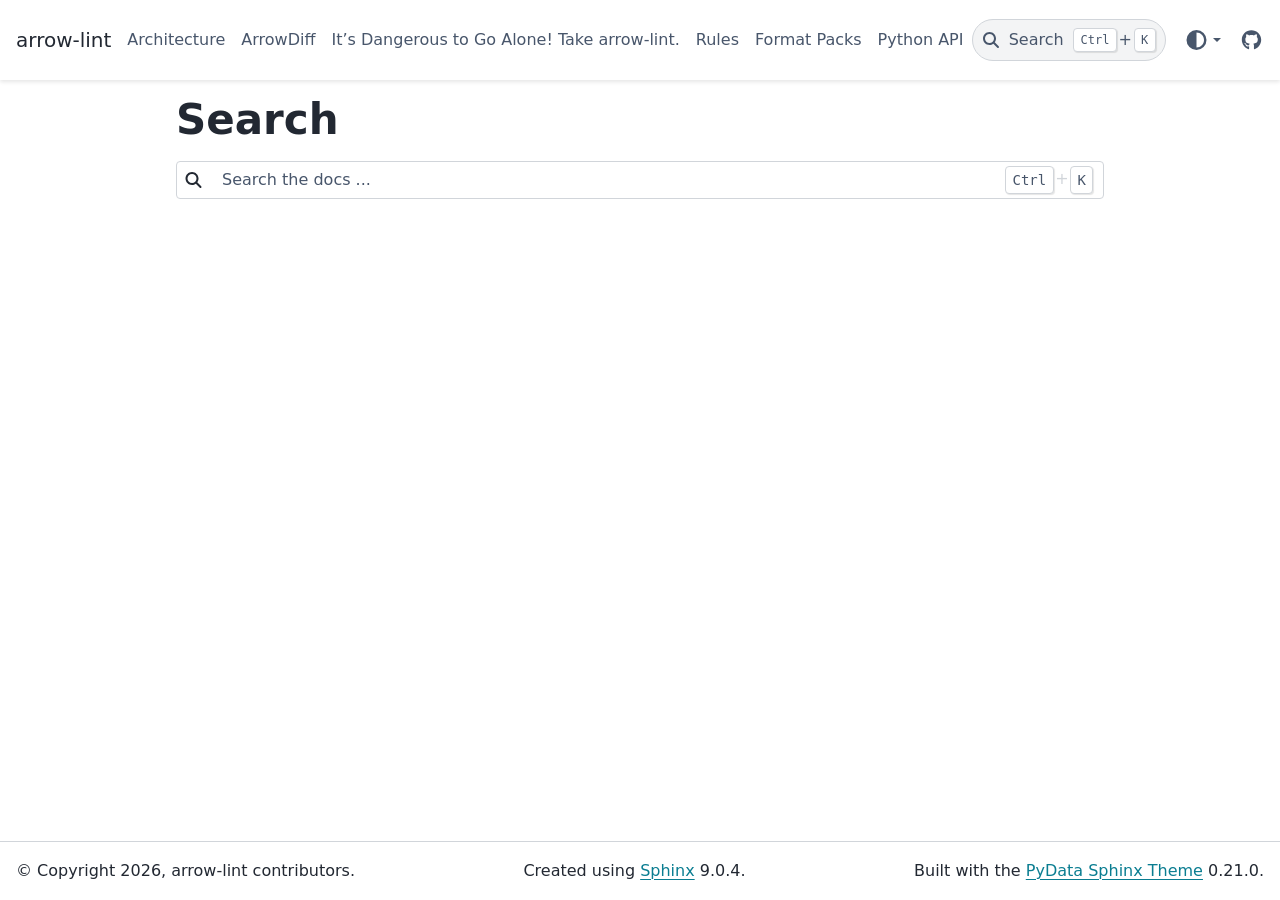
<file: search.html>
<!DOCTYPE html>


<html lang="en" data-content_root="./" >

  <head>
    <meta charset="utf-8" />
    <meta name="viewport" content="width=device-width, initial-scale=1.0" /><title>Search - arrow-lint  documentation</title>
  
  
  
  <script data-cfasync="false">
    document.documentElement.dataset.mode = localStorage.getItem("mode") || "";
    document.documentElement.dataset.theme = localStorage.getItem("theme") || "";
  </script>
  <!--
    this give us a css class that will be invisible only if js is disabled
  -->
  <noscript>
    <style>
      .pst-js-only { display: none !important; }

    </style>
  </noscript>
  
  <!-- Loaded before other Sphinx assets -->
  <link href="_static/styles/theme.css?digest=cb8930eaaf36d9849b67" rel="stylesheet" />
<link href="_static/styles/pydata-sphinx-theme.css?digest=cb8930eaaf36d9849b67" rel="stylesheet" />

    <link rel="stylesheet" type="text/css" href="_static/pygments.css?v=8f2a1f02" />
    <link rel="stylesheet" type="text/css" href="_static/mystnb.11b39860a7a0cbfd473a3ad8a317855267ff0bd372690045ca344a6b62be495e.css" />
    <link rel="stylesheet" type="text/css" href="_static/custom.css?v=63dfd3e1" />
  
  <!-- So that users can add custom icons -->
  <script defer src="_static/scripts/fontawesome.js?digest=cb8930eaaf36d9849b67"></script>
  <!-- Pre-loaded scripts that we'll load fully later -->
  <link rel="preload" as="script" href="_static/scripts/bootstrap.js?digest=cb8930eaaf36d9849b67" />
<link rel="preload" as="script" href="_static/scripts/pydata-sphinx-theme.js?digest=cb8930eaaf36d9849b67" />

    <script src="_static/documentation_options.js?v=5929fcd5"></script>
    <script src="_static/doctools.js?v=fd6eb6e6"></script>
    <script src="_static/sphinx_highlight.js?v=6ffebe34"></script>
    <script>DOCUMENTATION_OPTIONS.pagename = 'search';</script>
    <script>DOCUMENTATION_OPTIONS.search_as_you_type = false;</script>
  <script src="_static/searchtools.js"></script>
  <script src="_static/language_data.js"></script>
  <script src="searchindex.js"></script>
    <link rel="index" title="Index" href="genindex.html" />
    <link rel="search" title="Search" href="#" />
  <meta name="viewport" content="width=device-width, initial-scale=1"/>
  <meta name="docsearch:language" content="en"/>
  <meta name="docsearch:version" content="" />
  
    
  
  </head>
  <body data-default-mode="">
  
  
  <div id="pst-skip-link" class="skip-link d-print-none"><a href="#main-content">Skip to main content</a></div>

  
  <div id="pst-scroll-pixel-helper"></div>
  
  <button type="button" class="btn rounded-pill" id="pst-back-to-top">
    <i class="fa-solid fa-arrow-up"></i>Back to top</button>
  
  
  
  
  <dialog id="pst-search-dialog">
    
<form class="bd-search d-flex align-items-center"
      action="#"
      method="get">
  <i class="fa-solid fa-magnifying-glass"></i>
  <input type="search"
         class="form-control"
         name="q"
         placeholder="Search the docs ..."
         aria-label="Search the docs ..."
         autocomplete="off"
         autocorrect="off"
         autocapitalize="off"
         spellcheck="false"/>
  <span class="search-button__kbd-shortcut"><kbd class="kbd-shortcut__modifier">Ctrl</kbd>+<kbd>K</kbd></span>
</form>
  </dialog>

  <div class="pst-async-banner-revealer d-none">
  <aside id="bd-header-version-warning" class="d-none d-print-none" aria-label="Version warning"></aside>
</div>

  
    <header id="pst-header" class="bd-header navbar navbar-expand-lg bd-navbar d-print-none">
<div class="bd-header__inner bd-page-width">
  <button class="pst-navbar-icon sidebar-toggle primary-toggle" aria-label="Site navigation">
    <span class="fa-solid fa-bars"></span>
  </button>
  
  
  <div class=" navbar-header-items__start">
    
      <div class="navbar-item">

  
    
  

<a class="navbar-brand logo" href="index.html">
  
  
  
  
  
  
    <p class="title logo__title">arrow-lint</p>
  
</a></div>
    
  </div>
  
  <div class=" navbar-header-items">
    
    <div class="me-auto navbar-header-items__center">
      
        <div class="navbar-item">
<nav>
  <ul class="bd-navbar-elements navbar-nav">
    
<li class="nav-item ">
  <a class="nav-link nav-internal" href="architecture.html">
    Architecture
  </a>
</li>


<li class="nav-item ">
  <a class="nav-link nav-internal" href="arrowdiff.html">
    ArrowDiff
  </a>
</li>


<li class="nav-item ">
  <a class="nav-link nav-internal" href="case-studies/parquet-writers.html">
    It’s Dangerous to Go Alone! Take arrow-lint.
  </a>
</li>


<li class="nav-item ">
  <a class="nav-link nav-internal" href="rules.html">
    Rules
  </a>
</li>


<li class="nav-item ">
  <a class="nav-link nav-internal" href="format-packs.html">
    Format Packs
  </a>
</li>


<li class="nav-item ">
  <a class="nav-link nav-internal" href="python-api.html">
    Python API
  </a>
</li>

  </ul>
</nav></div>
      
    </div>
    
    
    <div class="navbar-header-items__end">
      
        <div class="navbar-item navbar-persistent--container">
          

<button class="btn search-button-field search-button__button pst-js-only" title="Search" aria-label="Search" data-bs-placement="bottom" data-bs-toggle="tooltip">
 <i class="fa-solid fa-magnifying-glass"></i>
 <span class="search-button__default-text">Search</span>
 <span class="search-button__kbd-shortcut"><kbd class="kbd-shortcut__modifier">Ctrl</kbd>+<kbd class="kbd-shortcut__modifier">K</kbd></span>
</button>
        </div>
      
      
        <div class="navbar-item">

<div class="theme-switch-container dropdown pst-js-only" data-bs-toggle="tooltip" data-bs-placement="bottom" title="Color mode">
  <button class="btn btn-sm nav-link pst-navbar-icon theme-switch-button dropdown-toggle" aria-label="Color mode" data-bs-toggle="dropdown">
    <i class="theme-switch fa-solid fa-sun fa-lg fa-fw" data-mode="light" title="Light"></i>
    <i class="theme-switch fa-solid fa-moon fa-lg fa-fw" data-mode="dark" title="Dark"></i>
    <i class="theme-switch fa-solid fa-circle-half-stroke fa-lg fa-fw" data-mode="auto" title="System Settings"></i>
  </button>
  <ul class="dropdown-menu dropdown-menu-end">
    <li><button class="dropdown-item d-flex align-items-center theme-change-button" data-mode="auto"><i class="fa-solid fa-circle-half-stroke fa-lg fa-fw me-1"></i>System Settings</button></li>
    <li><button class="dropdown-item d-flex align-items-center theme-change-button" data-mode="light"><i class="fa-solid fa-sun fa-lg fa-fw me-1"></i>Light</button></li>
    <li><button class="dropdown-item d-flex align-items-center theme-change-button" data-mode="dark"><i class="fa-solid fa-moon fa-lg fa-fw me-1"></i>Dark</button></li>
  </ul>
</div></div>
      
        <div class="navbar-item"><ul class="navbar-icon-links"
    aria-label="Icon Links">
        <li class="nav-item">
          
          
          
          
          
          
          
          
          <a href="https://github.com/CU-DBMI/arrow-lint" title="GitHub" class="nav-link pst-navbar-icon" rel="noopener" target="_blank" data-bs-toggle="tooltip" data-bs-placement="bottom"><i class="fa-brands fa-github fa-lg" aria-hidden="true"></i><span class="visually-hidden">GitHub</span></a>
        </li>
</ul></div>
      
    </div>
    
  </div>
  
  
    <div class="navbar-persistent--mobile">

<button class="btn search-button-field search-button__button pst-js-only" title="Search" aria-label="Search" data-bs-placement="bottom" data-bs-toggle="tooltip">
 <i class="fa-solid fa-magnifying-glass"></i>
 <span class="search-button__default-text">Search</span>
 <span class="search-button__kbd-shortcut"><kbd class="kbd-shortcut__modifier">Ctrl</kbd>+<kbd class="kbd-shortcut__modifier">K</kbd></span>
</button>
    </div>
  

  
</div>

    </header>
  

  <div class="bd-container">
    <div class="bd-container__inner bd-page-width">
      
      
      
        
      
      <dialog id="pst-primary-sidebar-modal"></dialog>
      <div id="pst-primary-sidebar" class="bd-sidebar-primary bd-sidebar hide-on-wide">
        

  
  <div class="sidebar-header-items sidebar-primary__section">
    
    
      <div class="sidebar-header-items__center">
        
          
          
            <div class="navbar-item">
<nav>
  <ul class="bd-navbar-elements navbar-nav">
    
<li class="nav-item ">
  <a class="nav-link nav-internal" href="architecture.html">
    Architecture
  </a>
</li>


<li class="nav-item ">
  <a class="nav-link nav-internal" href="arrowdiff.html">
    ArrowDiff
  </a>
</li>


<li class="nav-item ">
  <a class="nav-link nav-internal" href="case-studies/parquet-writers.html">
    It’s Dangerous to Go Alone! Take arrow-lint.
  </a>
</li>


<li class="nav-item ">
  <a class="nav-link nav-internal" href="rules.html">
    Rules
  </a>
</li>


<li class="nav-item ">
  <a class="nav-link nav-internal" href="format-packs.html">
    Format Packs
  </a>
</li>


<li class="nav-item ">
  <a class="nav-link nav-internal" href="python-api.html">
    Python API
  </a>
</li>

  </ul>
</nav></div>
          
        
      </div>
    
    
    
      <div class="sidebar-header-items__end">
        
          <div class="navbar-item">

<div class="theme-switch-container dropdown pst-js-only" data-bs-toggle="tooltip" data-bs-placement="bottom" title="Color mode">
  <button class="btn btn-sm nav-link pst-navbar-icon theme-switch-button dropdown-toggle" aria-label="Color mode" data-bs-toggle="dropdown">
    <i class="theme-switch fa-solid fa-sun fa-lg fa-fw" data-mode="light" title="Light"></i>
    <i class="theme-switch fa-solid fa-moon fa-lg fa-fw" data-mode="dark" title="Dark"></i>
    <i class="theme-switch fa-solid fa-circle-half-stroke fa-lg fa-fw" data-mode="auto" title="System Settings"></i>
  </button>
  <ul class="dropdown-menu dropdown-menu-end">
    <li><button class="dropdown-item d-flex align-items-center theme-change-button" data-mode="auto"><i class="fa-solid fa-circle-half-stroke fa-lg fa-fw me-1"></i>System Settings</button></li>
    <li><button class="dropdown-item d-flex align-items-center theme-change-button" data-mode="light"><i class="fa-solid fa-sun fa-lg fa-fw me-1"></i>Light</button></li>
    <li><button class="dropdown-item d-flex align-items-center theme-change-button" data-mode="dark"><i class="fa-solid fa-moon fa-lg fa-fw me-1"></i>Dark</button></li>
  </ul>
</div></div>
        
          <div class="navbar-item"><ul class="navbar-icon-links"
    aria-label="Icon Links">
        <li class="nav-item">
          
          
          
          
          
          
          
          
          <a href="https://github.com/CU-DBMI/arrow-lint" title="GitHub" class="nav-link pst-navbar-icon" rel="noopener" target="_blank" data-bs-toggle="tooltip" data-bs-placement="bottom"><i class="fa-brands fa-github fa-lg" aria-hidden="true"></i><span class="visually-hidden">GitHub</span></a>
        </li>
</ul></div>
        
      </div>
    
  </div>
  
  
  <div class="sidebar-primary-items__end sidebar-primary__section">
      <div class="sidebar-primary-item">
<div id="ethical-ad-placement"
      class="flat"
      data-ea-publisher="readthedocs"
      data-ea-type="readthedocs-sidebar"
      data-ea-manual="true">
</div></div>
  </div>


      </div>
      
      <main id="main-content" class="bd-main" role="main">
        
        
          <div class="bd-content">
            <div class="bd-article-container">
              
              <div class="bd-header-article d-print-none"></div>
              
              
  <div class="bd-search-container">
    <h1>Search</h1>
    <noscript>
      <div class="admonition error">
        <p class="admonition-title">Error</p>
        <p>Please activate JavaScript to enable the search functionality.</p>
      </div>
    </noscript>
    
<form class="bd-search d-flex align-items-center"
      action="#"
      method="get">
  <i class="fa-solid fa-magnifying-glass"></i>
  <input type="search"
         class="form-control"
         name="q"
         placeholder="Search the docs ..."
         aria-label="Search the docs ..."
         autocomplete="off"
         autocorrect="off"
         autocapitalize="off"
         spellcheck="false"/>
  <span class="search-button__kbd-shortcut"><kbd class="kbd-shortcut__modifier">Ctrl</kbd>+<kbd>K</kbd></span>
</form>
    <div id="search-results"></div>
  </div>
  <script>
    // Activate the search field on page load
    let searchInput = document.querySelector("form.bd-search input");
    if (searchInput) {
        searchInput.focus();
        searchInput.select();
        console.log("[PST]: Set focus on search field.");
    }
  </script>

              
              
              
              
                <footer class="prev-next-footer d-print-none">
                  
<div class="prev-next-area">
</div>
                </footer>
              
            </div>
            
            
              
            
          </div>
          <footer class="bd-footer-content">
            
          </footer>
        
      </main>
    </div>
  </div>
  
  <!-- Scripts loaded after <body> so the DOM is not blocked -->
  <script defer src="_static/scripts/bootstrap.js?digest=cb8930eaaf36d9849b67"></script>
<script defer src="_static/scripts/pydata-sphinx-theme.js?digest=cb8930eaaf36d9849b67"></script>

  <footer class="bd-footer">
<div class="bd-footer__inner bd-page-width">
  
    <div class="footer-items__start">
      
        <div class="footer-item">

  <p class="copyright">
    
      © Copyright 2026, arrow-lint contributors.
      <br/>
    
  </p>
</div>
      
    </div>
  
  
    <div class="footer-items__center">
      
        <div class="footer-item">

  <p class="sphinx-version">
    Created using <a href="https://www.sphinx-doc.org/">Sphinx</a> 9.0.4.
    <br/>
  </p>
</div>
      
    </div>
  
  
    <div class="footer-items__end">
      
        <div class="footer-item">
<p class="theme-version">
  <!-- # L10n: Setting the PST URL as an argument as this does not need to be localized -->
  Built with the <a href="https://pydata-sphinx-theme.readthedocs.io/en/stable/index.html">PyData Sphinx Theme</a> 0.21.0.
</p></div>
      
    </div>
  
</div>

  </footer>
  </body>
</html>
</file>
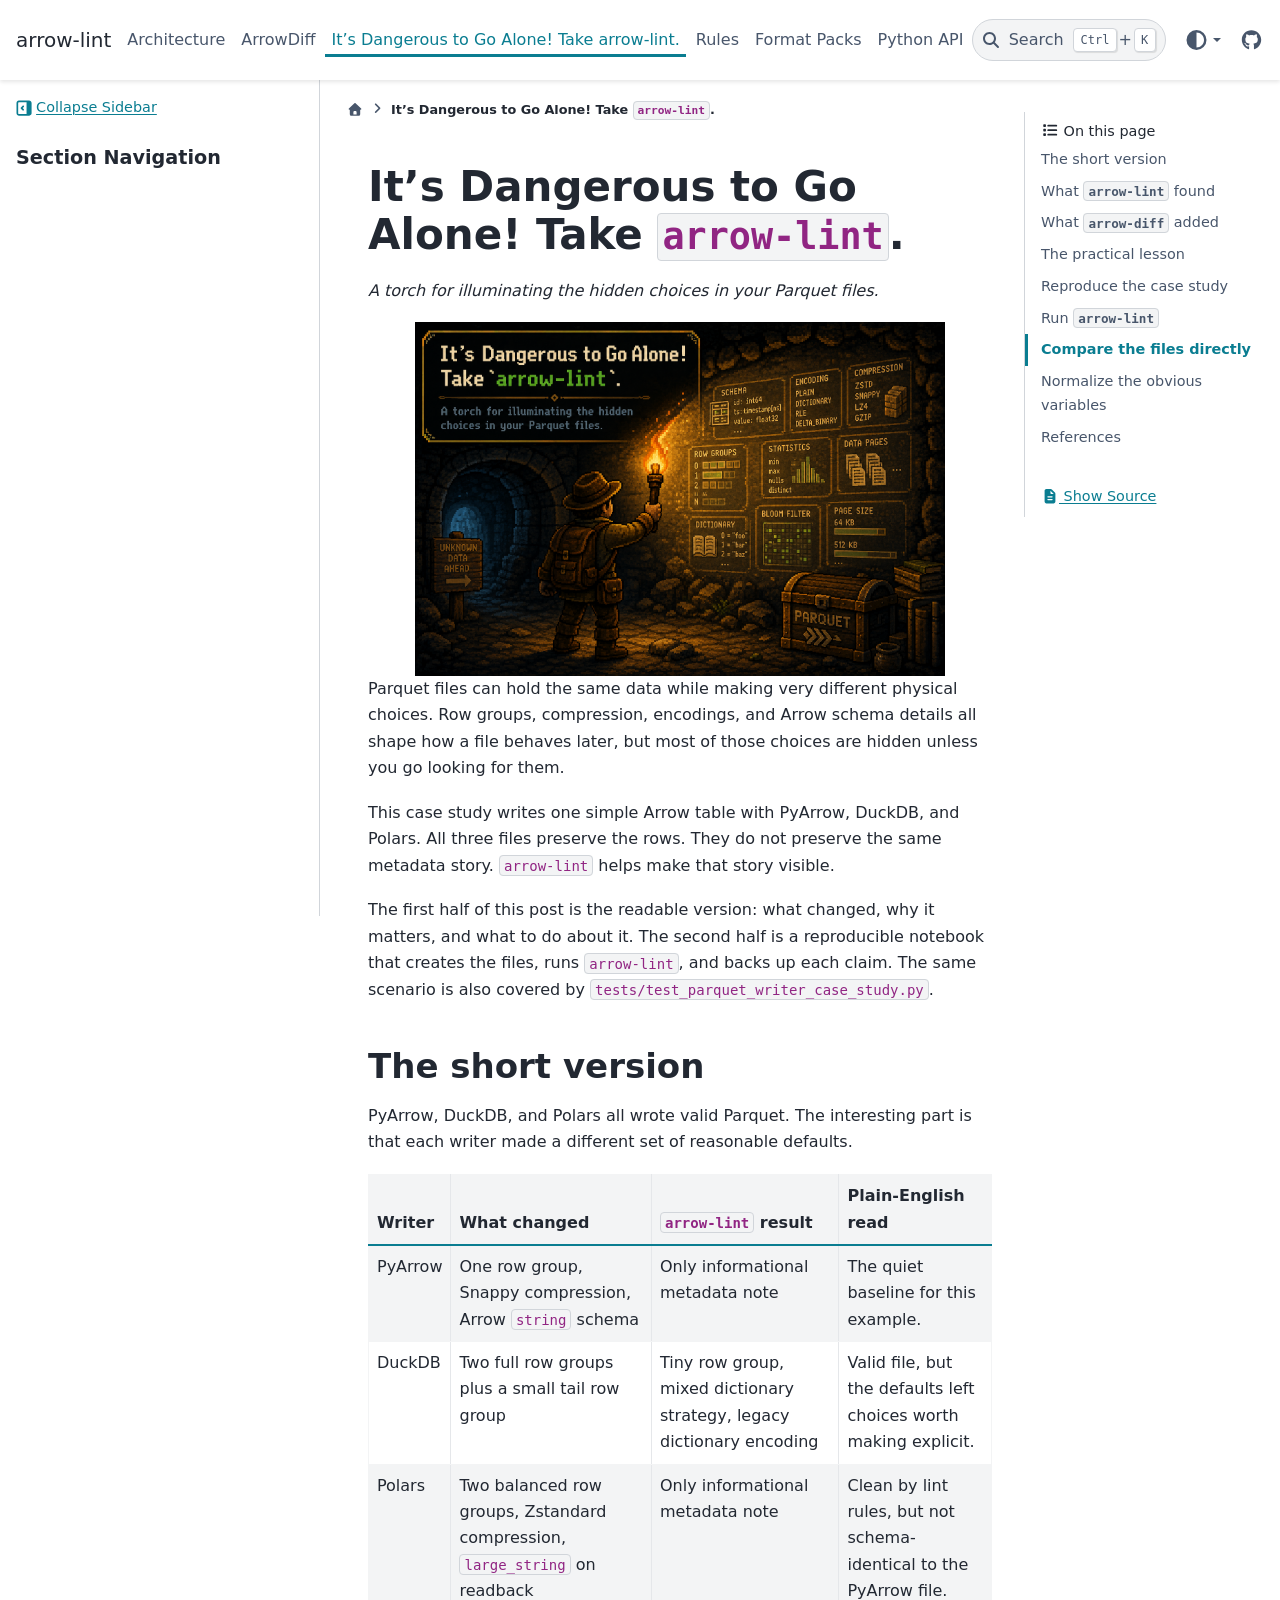
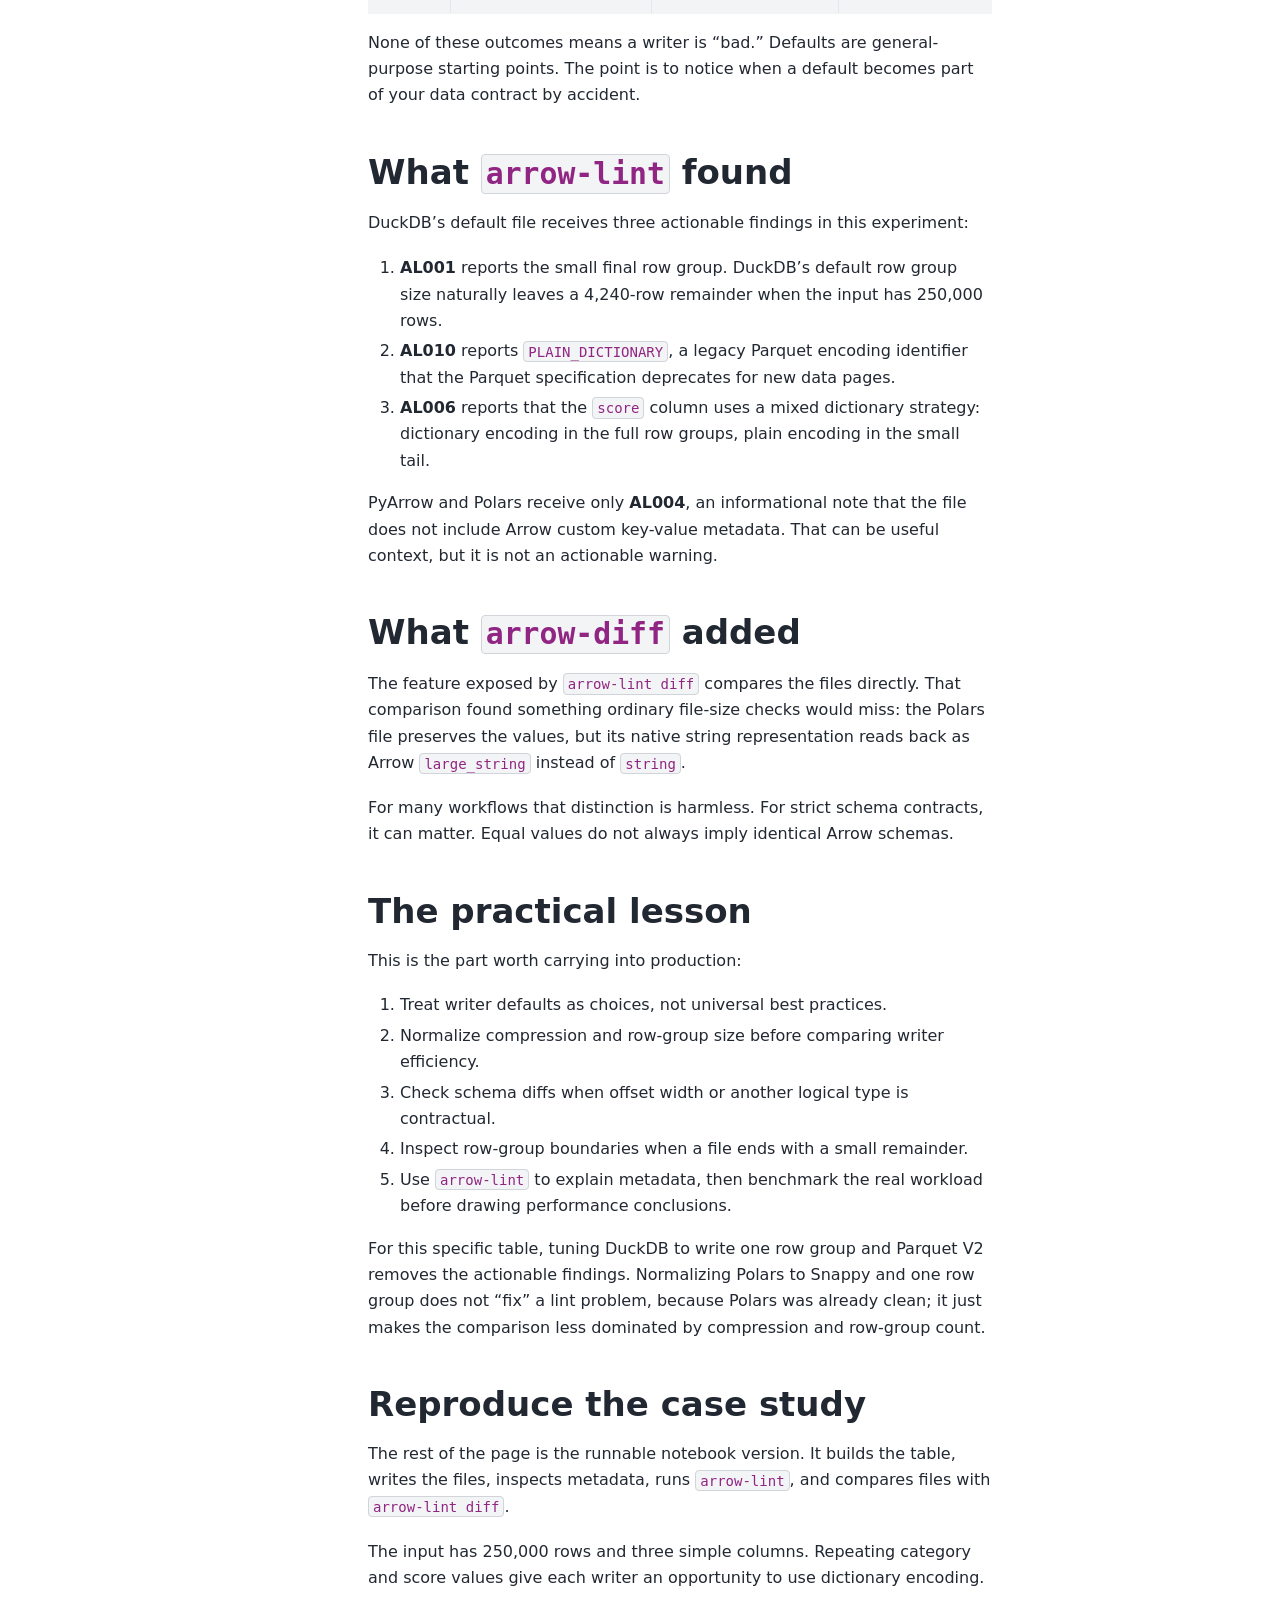
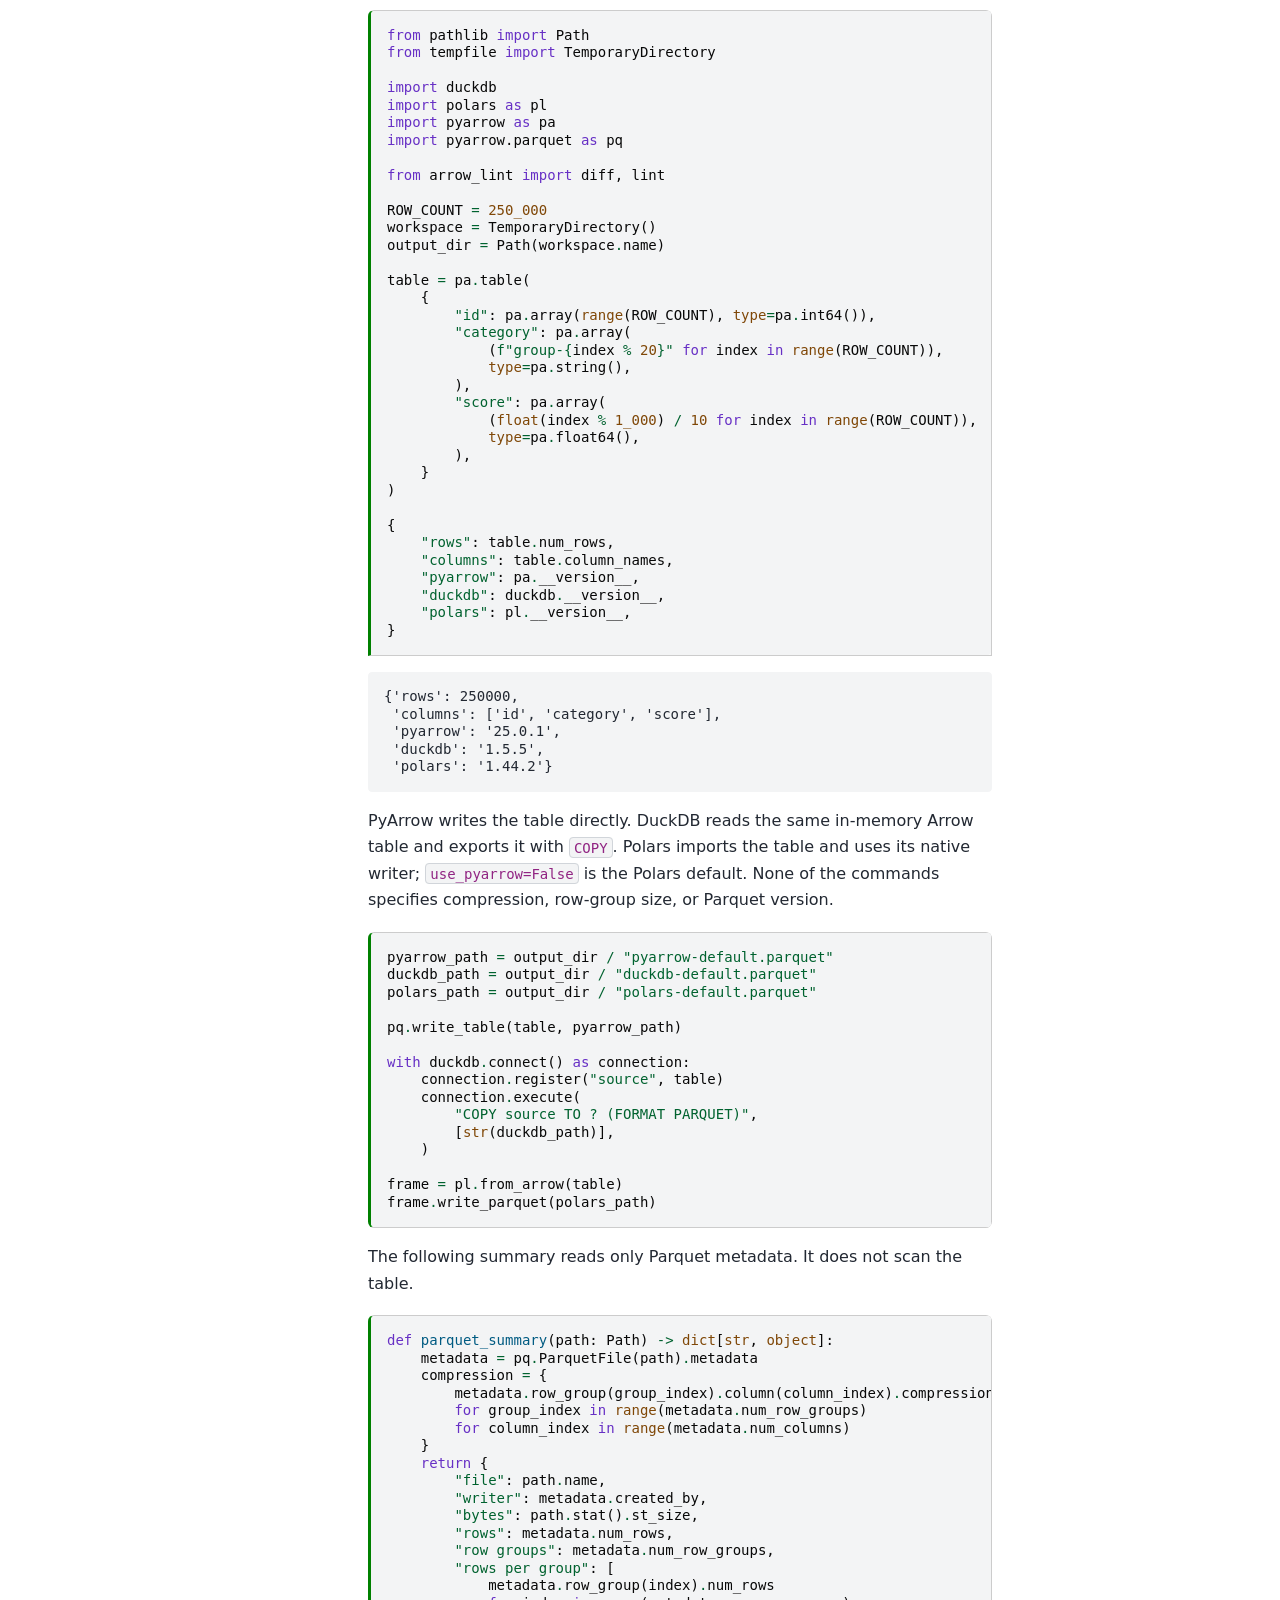
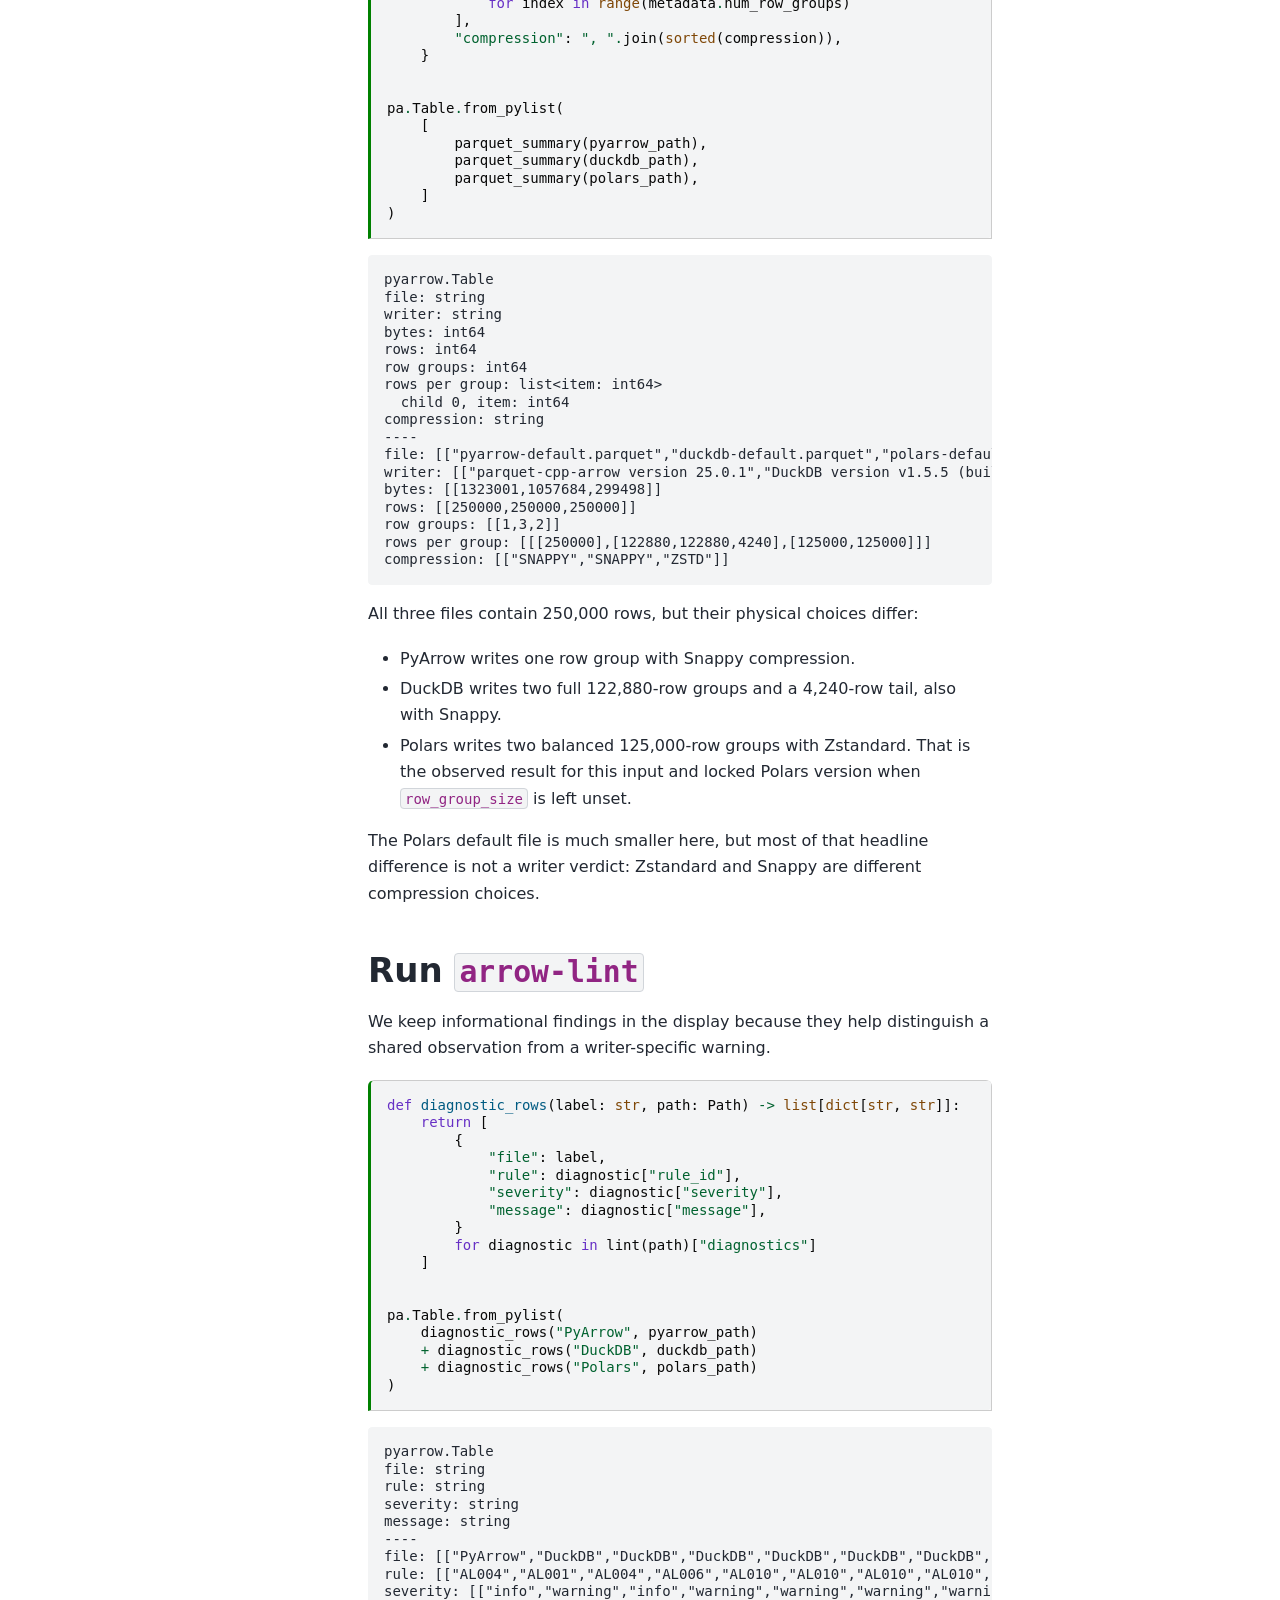
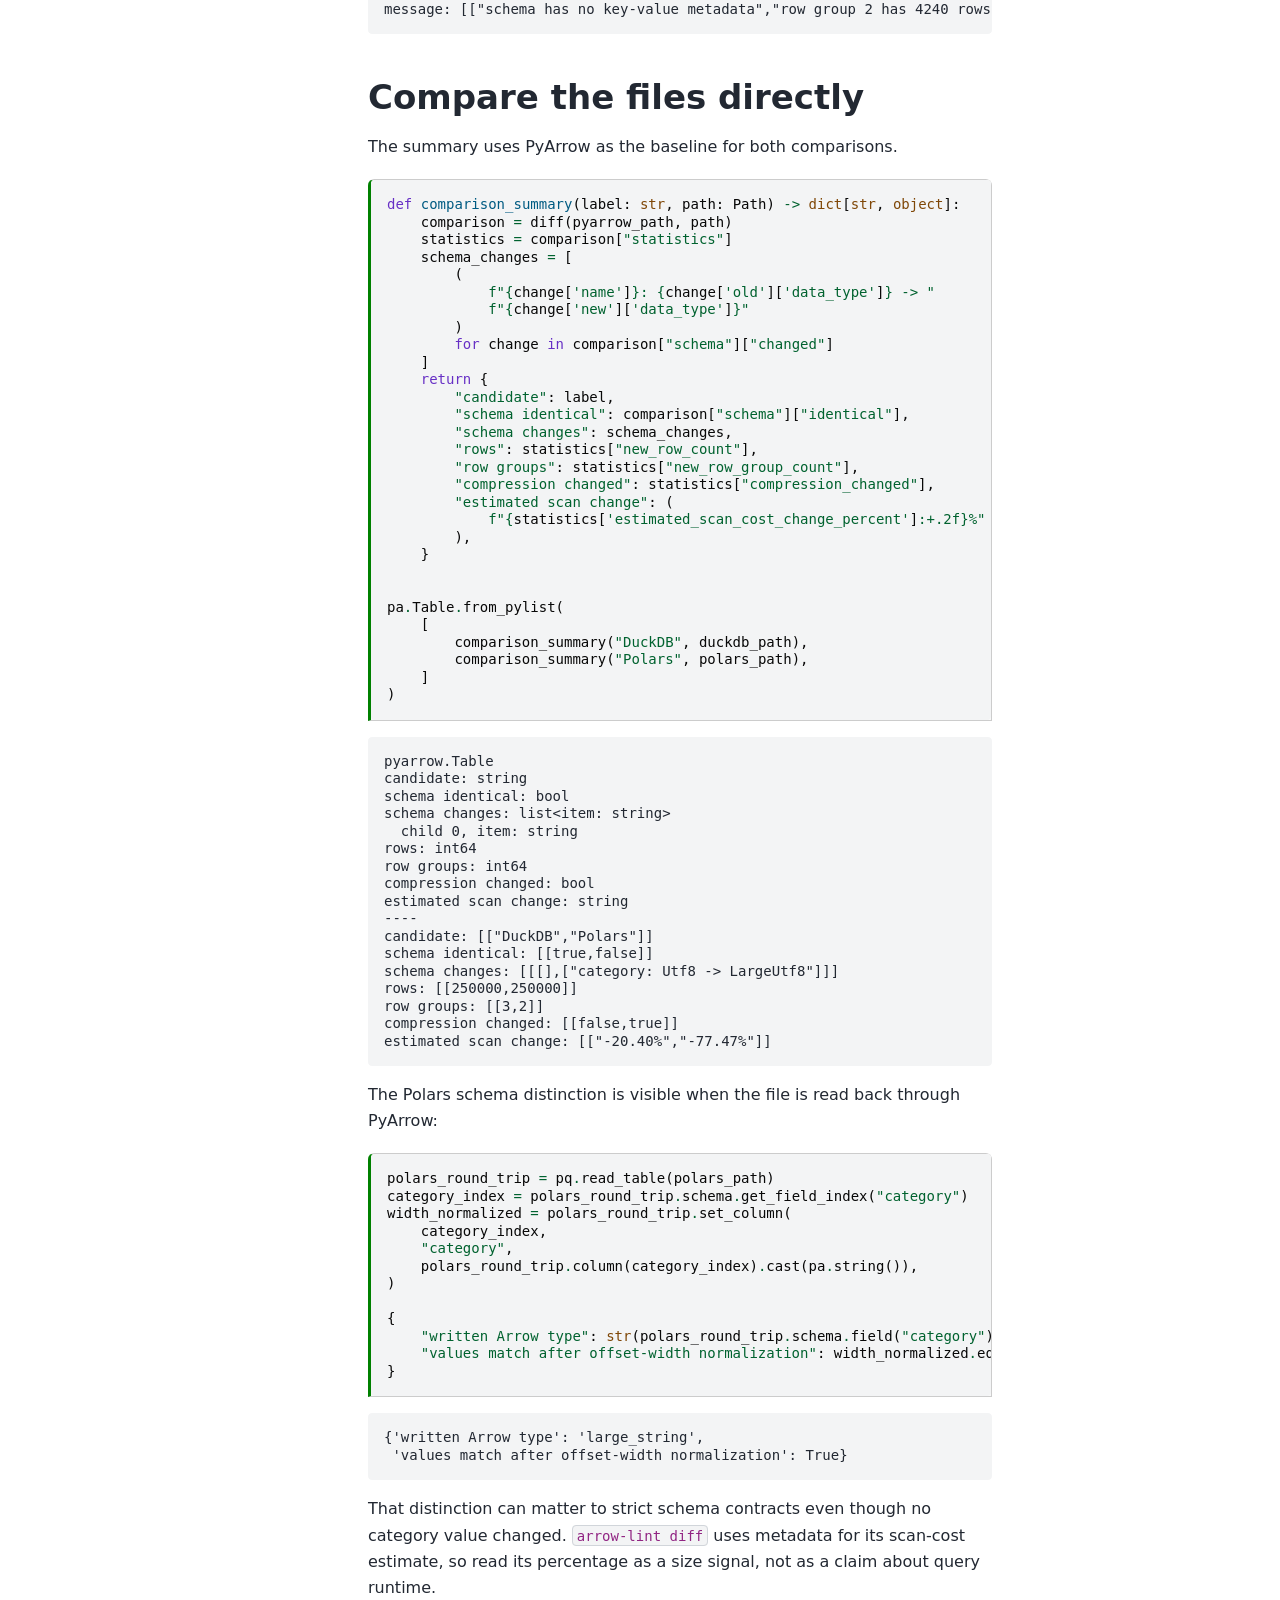
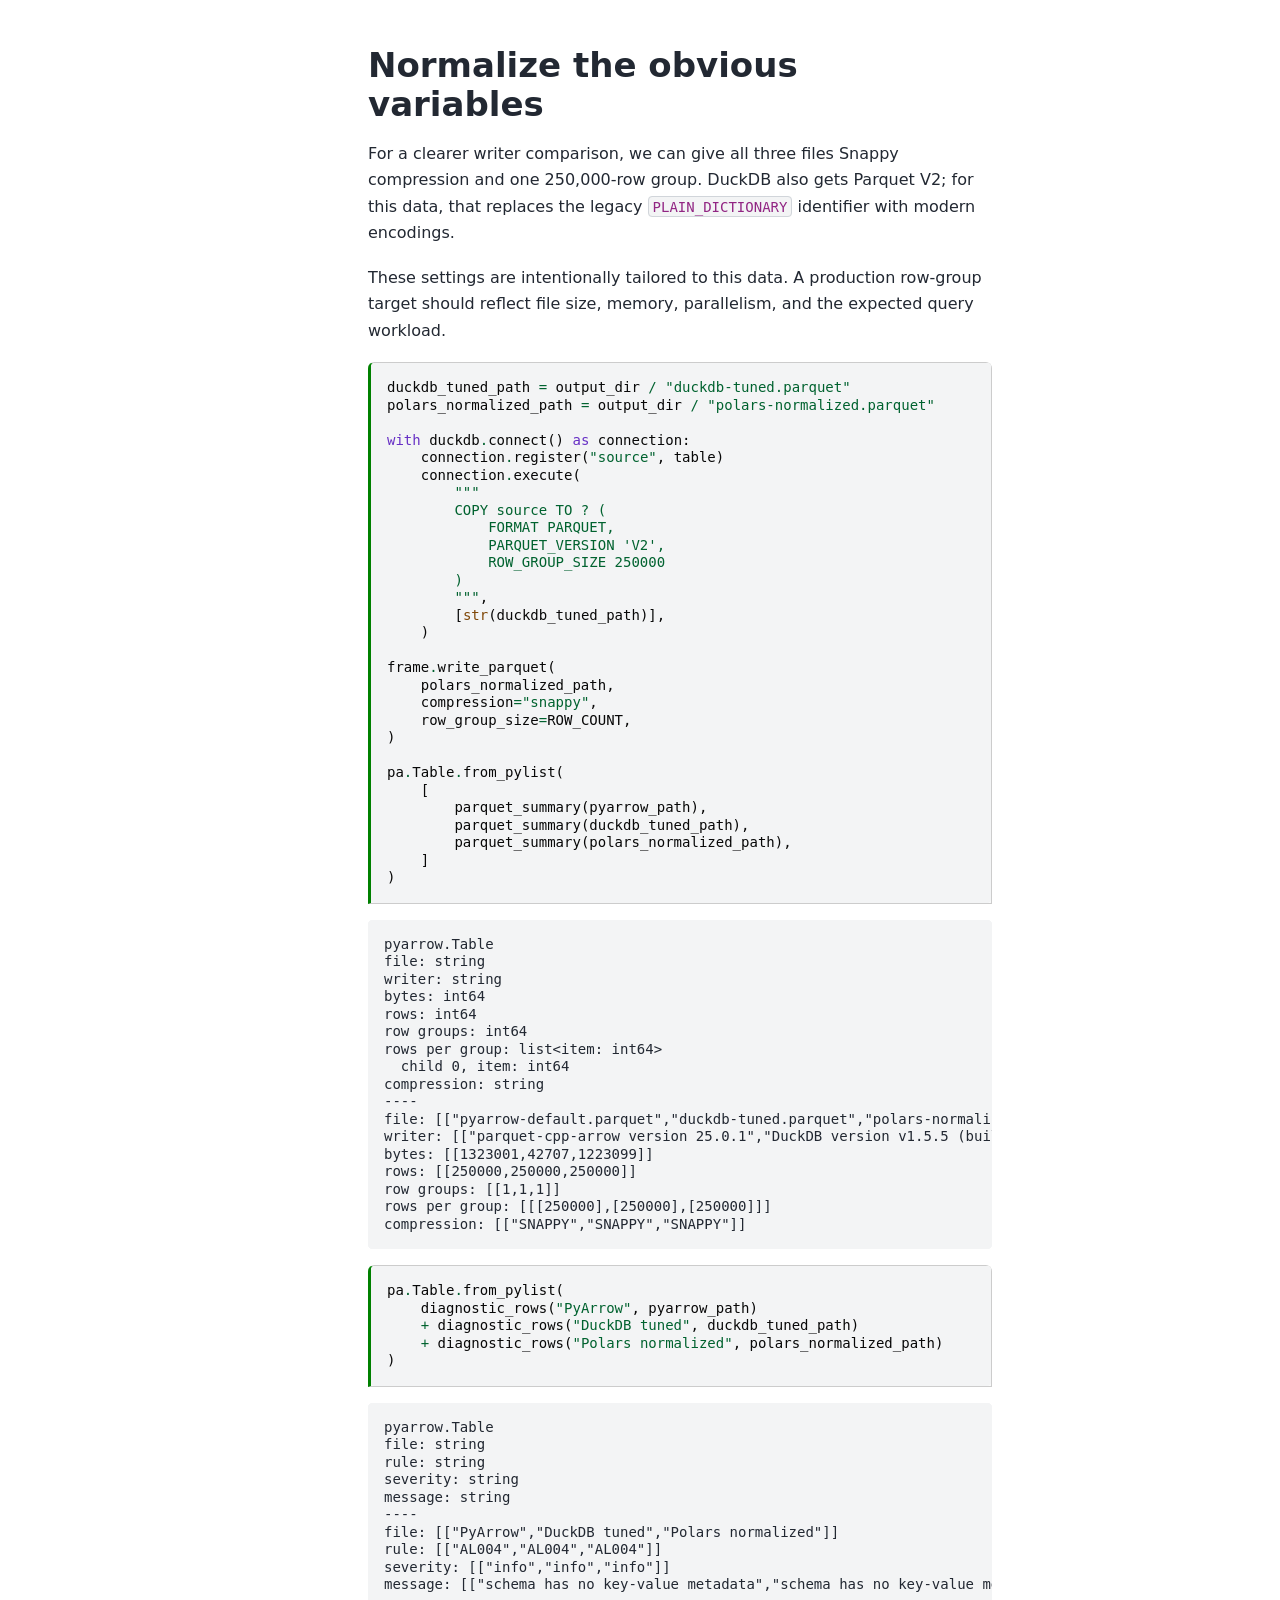
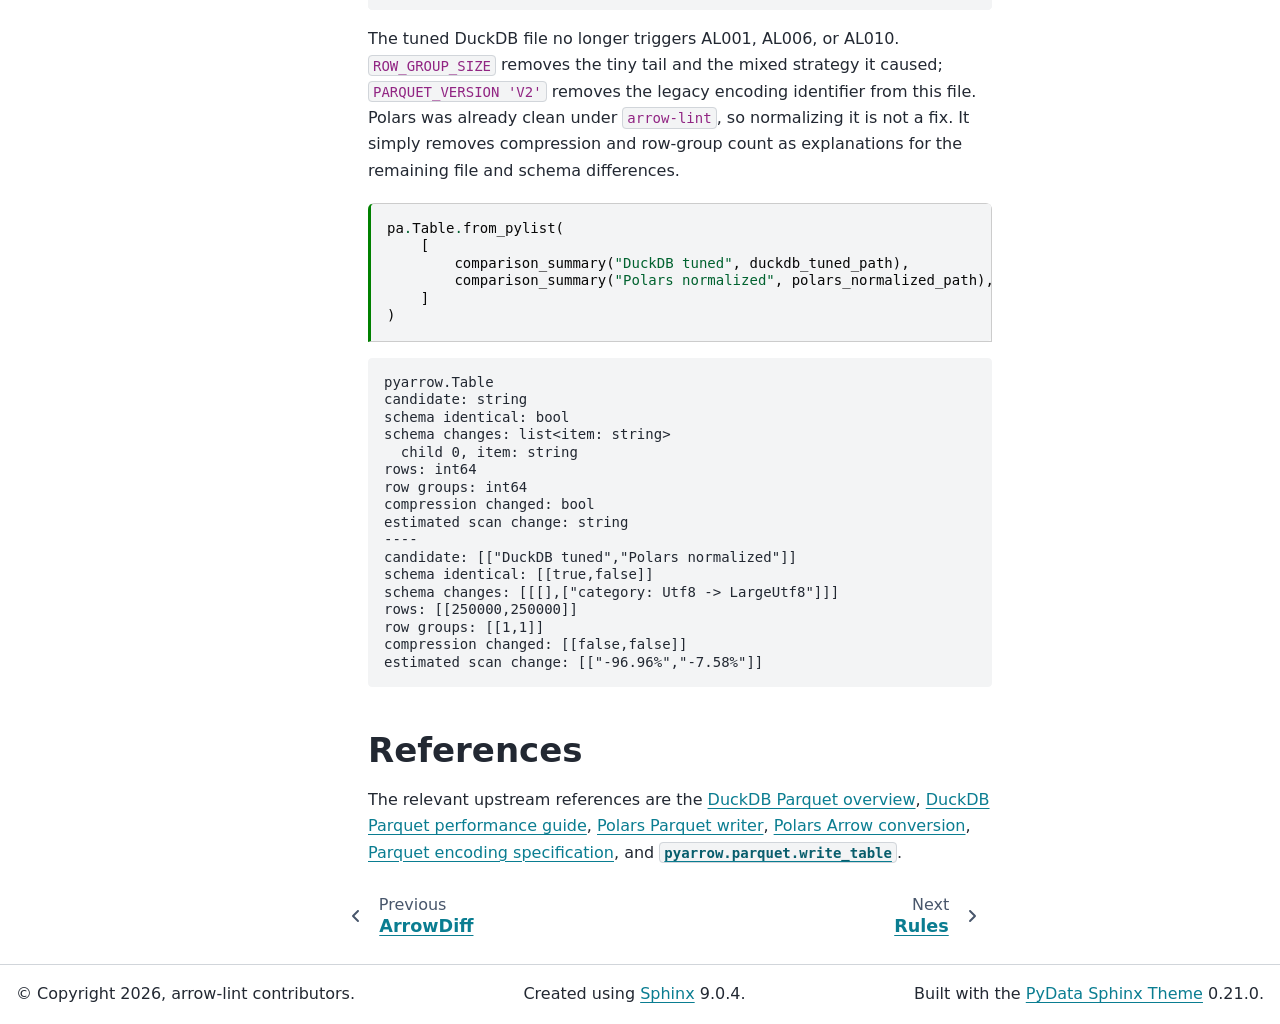
<file: case-studies/parquet-writers.html>
<!DOCTYPE html>


<html lang="en" data-content_root="../" >

  <head>
    <meta charset="utf-8" />
    <meta name="viewport" content="width=device-width, initial-scale=1.0" /><meta name="viewport" content="width=device-width, initial-scale=1" />

    <title>It’s Dangerous to Go Alone! Take arrow-lint. &#8212; arrow-lint  documentation</title>
  
  
  
  <script data-cfasync="false">
    document.documentElement.dataset.mode = localStorage.getItem("mode") || "";
    document.documentElement.dataset.theme = localStorage.getItem("theme") || "";
  </script>
  <!--
    this give us a css class that will be invisible only if js is disabled
  -->
  <noscript>
    <style>
      .pst-js-only { display: none !important; }

    </style>
  </noscript>
  
  <!-- Loaded before other Sphinx assets -->
  <link href="../_static/styles/theme.css?digest=cb8930eaaf36d9849b67" rel="stylesheet" />
<link href="../_static/styles/pydata-sphinx-theme.css?digest=cb8930eaaf36d9849b67" rel="stylesheet" />

    <link rel="stylesheet" type="text/css" href="../_static/pygments.css?v=8f2a1f02" />
    <link rel="stylesheet" type="text/css" href="../_static/mystnb.11b39860a7a0cbfd473a3ad8a317855267ff0bd372690045ca344a6b62be495e.css" />
    <link rel="stylesheet" type="text/css" href="../_static/custom.css?v=63dfd3e1" />
  
  <!-- So that users can add custom icons -->
  <script defer src="../_static/scripts/fontawesome.js?digest=cb8930eaaf36d9849b67"></script>
  <!-- Pre-loaded scripts that we'll load fully later -->
  <link rel="preload" as="script" href="../_static/scripts/bootstrap.js?digest=cb8930eaaf36d9849b67" />
<link rel="preload" as="script" href="../_static/scripts/pydata-sphinx-theme.js?digest=cb8930eaaf36d9849b67" />

    <script src="../_static/documentation_options.js?v=5929fcd5"></script>
    <script src="../_static/doctools.js?v=fd6eb6e6"></script>
    <script src="../_static/sphinx_highlight.js?v=6ffebe34"></script>
    <script>DOCUMENTATION_OPTIONS.pagename = 'case-studies/parquet-writers';</script>
    <script>DOCUMENTATION_OPTIONS.search_as_you_type = false;</script>
    <link rel="index" title="Index" href="../genindex.html" />
    <link rel="search" title="Search" href="../search.html" />
    <link rel="next" title="Rules" href="../rules.html" />
    <link rel="prev" title="ArrowDiff" href="../arrowdiff.html" />
  <meta name="viewport" content="width=device-width, initial-scale=1"/>
  <meta name="docsearch:language" content="en"/>
  <meta name="docsearch:version" content="" />
  
    
    <script src="../_static/searchtools.js"></script>
    <script src="../_static/language_data.js"></script>
    <script src="../searchindex.js"></script>
  
  </head>
  <body data-default-mode="">
  
  
  <div id="pst-skip-link" class="skip-link d-print-none"><a href="#main-content">Skip to main content</a></div>

  
  <div id="pst-scroll-pixel-helper"></div>
  
  <button type="button" class="btn rounded-pill" id="pst-back-to-top">
    <i class="fa-solid fa-arrow-up"></i>Back to top</button>
  
  
  
  
  <dialog id="pst-search-dialog">
    
<form class="bd-search d-flex align-items-center"
      action="../search.html"
      method="get">
  <i class="fa-solid fa-magnifying-glass"></i>
  <input type="search"
         class="form-control"
         name="q"
         placeholder="Search the docs ..."
         aria-label="Search the docs ..."
         autocomplete="off"
         autocorrect="off"
         autocapitalize="off"
         spellcheck="false"/>
  <span class="search-button__kbd-shortcut"><kbd class="kbd-shortcut__modifier">Ctrl</kbd>+<kbd>K</kbd></span>
</form>
  </dialog>

  <div class="pst-async-banner-revealer d-none">
  <aside id="bd-header-version-warning" class="d-none d-print-none" aria-label="Version warning"></aside>
</div>

  
    <header id="pst-header" class="bd-header navbar navbar-expand-lg bd-navbar d-print-none">
<div class="bd-header__inner bd-page-width">
  <button class="pst-navbar-icon sidebar-toggle primary-toggle" aria-label="Site navigation">
    <span class="fa-solid fa-bars"></span>
  </button>
  
  
  <div class=" navbar-header-items__start">
    
      <div class="navbar-item">

  
    
  

<a class="navbar-brand logo" href="../index.html">
  
  
  
  
  
  
    <p class="title logo__title">arrow-lint</p>
  
</a></div>
    
  </div>
  
  <div class=" navbar-header-items">
    
    <div class="me-auto navbar-header-items__center">
      
        <div class="navbar-item">
<nav>
  <ul class="bd-navbar-elements navbar-nav">
    
<li class="nav-item ">
  <a class="nav-link nav-internal" href="../architecture.html">
    Architecture
  </a>
</li>


<li class="nav-item ">
  <a class="nav-link nav-internal" href="../arrowdiff.html">
    ArrowDiff
  </a>
</li>


<li class="nav-item current active">
  <a class="nav-link nav-internal" href="#">
    It’s Dangerous to Go Alone! Take arrow-lint.
  </a>
</li>


<li class="nav-item ">
  <a class="nav-link nav-internal" href="../rules.html">
    Rules
  </a>
</li>


<li class="nav-item ">
  <a class="nav-link nav-internal" href="../format-packs.html">
    Format Packs
  </a>
</li>


<li class="nav-item ">
  <a class="nav-link nav-internal" href="../python-api.html">
    Python API
  </a>
</li>

  </ul>
</nav></div>
      
    </div>
    
    
    <div class="navbar-header-items__end">
      
        <div class="navbar-item navbar-persistent--container">
          

<button class="btn search-button-field search-button__button pst-js-only" title="Search" aria-label="Search" data-bs-placement="bottom" data-bs-toggle="tooltip">
 <i class="fa-solid fa-magnifying-glass"></i>
 <span class="search-button__default-text">Search</span>
 <span class="search-button__kbd-shortcut"><kbd class="kbd-shortcut__modifier">Ctrl</kbd>+<kbd class="kbd-shortcut__modifier">K</kbd></span>
</button>
        </div>
      
      
        <div class="navbar-item">

<div class="theme-switch-container dropdown pst-js-only" data-bs-toggle="tooltip" data-bs-placement="bottom" title="Color mode">
  <button class="btn btn-sm nav-link pst-navbar-icon theme-switch-button dropdown-toggle" aria-label="Color mode" data-bs-toggle="dropdown">
    <i class="theme-switch fa-solid fa-sun fa-lg fa-fw" data-mode="light" title="Light"></i>
    <i class="theme-switch fa-solid fa-moon fa-lg fa-fw" data-mode="dark" title="Dark"></i>
    <i class="theme-switch fa-solid fa-circle-half-stroke fa-lg fa-fw" data-mode="auto" title="System Settings"></i>
  </button>
  <ul class="dropdown-menu dropdown-menu-end">
    <li><button class="dropdown-item d-flex align-items-center theme-change-button" data-mode="auto"><i class="fa-solid fa-circle-half-stroke fa-lg fa-fw me-1"></i>System Settings</button></li>
    <li><button class="dropdown-item d-flex align-items-center theme-change-button" data-mode="light"><i class="fa-solid fa-sun fa-lg fa-fw me-1"></i>Light</button></li>
    <li><button class="dropdown-item d-flex align-items-center theme-change-button" data-mode="dark"><i class="fa-solid fa-moon fa-lg fa-fw me-1"></i>Dark</button></li>
  </ul>
</div></div>
      
        <div class="navbar-item"><ul class="navbar-icon-links"
    aria-label="Icon Links">
        <li class="nav-item">
          
          
          
          
          
          
          
          
          <a href="https://github.com/CU-DBMI/arrow-lint" title="GitHub" class="nav-link pst-navbar-icon" rel="noopener" target="_blank" data-bs-toggle="tooltip" data-bs-placement="bottom"><i class="fa-brands fa-github fa-lg" aria-hidden="true"></i><span class="visually-hidden">GitHub</span></a>
        </li>
</ul></div>
      
    </div>
    
  </div>
  
  
    <div class="navbar-persistent--mobile">

<button class="btn search-button-field search-button__button pst-js-only" title="Search" aria-label="Search" data-bs-placement="bottom" data-bs-toggle="tooltip">
 <i class="fa-solid fa-magnifying-glass"></i>
 <span class="search-button__default-text">Search</span>
 <span class="search-button__kbd-shortcut"><kbd class="kbd-shortcut__modifier">Ctrl</kbd>+<kbd class="kbd-shortcut__modifier">K</kbd></span>
</button>
    </div>
  

  
    <button class="pst-navbar-icon sidebar-toggle secondary-toggle" aria-label="On this page">
      <span class="fa-solid fa-outdent"></span>
    </button>
  
</div>

    </header>
  

  <div class="bd-container">
    <div class="bd-container__inner bd-page-width">
      
      
      
      <dialog id="pst-primary-sidebar-modal"></dialog>
      <div id="pst-primary-sidebar" class="bd-sidebar-primary bd-sidebar">
        

  
  <div class="sidebar-header-items sidebar-primary__section">
    
    
      <div class="sidebar-header-items__center">
        
          
          
            <div class="navbar-item">
<nav>
  <ul class="bd-navbar-elements navbar-nav">
    
<li class="nav-item ">
  <a class="nav-link nav-internal" href="../architecture.html">
    Architecture
  </a>
</li>


<li class="nav-item ">
  <a class="nav-link nav-internal" href="../arrowdiff.html">
    ArrowDiff
  </a>
</li>


<li class="nav-item current active">
  <a class="nav-link nav-internal" href="#">
    It’s Dangerous to Go Alone! Take arrow-lint.
  </a>
</li>


<li class="nav-item ">
  <a class="nav-link nav-internal" href="../rules.html">
    Rules
  </a>
</li>


<li class="nav-item ">
  <a class="nav-link nav-internal" href="../format-packs.html">
    Format Packs
  </a>
</li>


<li class="nav-item ">
  <a class="nav-link nav-internal" href="../python-api.html">
    Python API
  </a>
</li>

  </ul>
</nav></div>
          
        
      </div>
    
    
    
      <div class="sidebar-header-items__end">
        
          <div class="navbar-item">

<div class="theme-switch-container dropdown pst-js-only" data-bs-toggle="tooltip" data-bs-placement="bottom" title="Color mode">
  <button class="btn btn-sm nav-link pst-navbar-icon theme-switch-button dropdown-toggle" aria-label="Color mode" data-bs-toggle="dropdown">
    <i class="theme-switch fa-solid fa-sun fa-lg fa-fw" data-mode="light" title="Light"></i>
    <i class="theme-switch fa-solid fa-moon fa-lg fa-fw" data-mode="dark" title="Dark"></i>
    <i class="theme-switch fa-solid fa-circle-half-stroke fa-lg fa-fw" data-mode="auto" title="System Settings"></i>
  </button>
  <ul class="dropdown-menu dropdown-menu-end">
    <li><button class="dropdown-item d-flex align-items-center theme-change-button" data-mode="auto"><i class="fa-solid fa-circle-half-stroke fa-lg fa-fw me-1"></i>System Settings</button></li>
    <li><button class="dropdown-item d-flex align-items-center theme-change-button" data-mode="light"><i class="fa-solid fa-sun fa-lg fa-fw me-1"></i>Light</button></li>
    <li><button class="dropdown-item d-flex align-items-center theme-change-button" data-mode="dark"><i class="fa-solid fa-moon fa-lg fa-fw me-1"></i>Dark</button></li>
  </ul>
</div></div>
        
          <div class="navbar-item"><ul class="navbar-icon-links"
    aria-label="Icon Links">
        <li class="nav-item">
          
          
          
          
          
          
          
          
          <a href="https://github.com/CU-DBMI/arrow-lint" title="GitHub" class="nav-link pst-navbar-icon" rel="noopener" target="_blank" data-bs-toggle="tooltip" data-bs-placement="bottom"><i class="fa-brands fa-github fa-lg" aria-hidden="true"></i><span class="visually-hidden">GitHub</span></a>
        </li>
</ul></div>
        
      </div>
    
  </div>
  
    <div class="sidebar-primary-items__start sidebar-primary__section">
        <div class="sidebar-primary-item pst-sidebar-collapse"><button id="pst-collapse-sidebar-button" aria-expanded="true" aria-controls="pst-primary-sidebar">
  <svg class="pst-icon" role="img" aria-hidden="true" focusable="false" viewBox="0 0 16 16" xmlns="http://www.w3.org/2000/svg">
    <path fill="currentColor" d="M3 15.5C2.36232 15.5 1.74874 15.2564 1.28478 14.8189C0.820828 14.3815 0.541576 13.7832 0.504167 13.1467L0.5 13L0.5 3C0.499965 2.36232 0.743605 1.74874 1.18107 1.28478C1.61854 0.820828 2.21676 0.541576 2.85333 0.504167L3 0.5L13 0.5C13.6377 0.499965 14.2513 0.743605 14.7152 1.18107C15.1792 1.61854 15.4584 2.21676 15.4958 2.85333L15.5 3L15.5 13C15.5 13.6377 15.2564 14.2513 14.8189 14.7152C14.3815 15.1792 13.7832 15.4584 13.1467 15.4958L13 15.5L3 15.5ZM3 13.8333L10.5 13.8333L10.5 2.16667L3 2.16667C2.79589 2.16669 2.59889 2.24163 2.44636 2.37726C2.29383 2.5129 2.19638 2.69979 2.1725 2.9025L2.16667 3L2.16667 13C2.16669 13.2041 2.24163 13.4011 2.37726 13.5536C2.5129 13.7062 2.69979 13.8036 2.9025 13.8275L3 13.8333ZM6.65583 10.325L6.5775 10.2558L4.91083 8.58917C4.76735 8.44567 4.68116 8.25476 4.66843 8.05223C4.65569 7.84971 4.71729 7.6495 4.84167 7.48917L4.91083 7.41083L6.5775 5.74417C6.72747 5.59471 6.9287 5.50794 7.14032 5.50148C7.35194 5.49502 7.55809 5.56935 7.7169 5.70937C7.8757 5.8494 7.97525 6.04463 7.99533 6.25539C8.01541 6.46616 7.95451 6.67667 7.825 6.84417L7.75583 6.9225L6.67917 8L7.75583 9.0775C7.89931 9.22099 7.98551 9.41191 7.99824 9.61443C8.01097 9.81695 7.94938 10.0172 7.825 10.1775L7.75583 10.2558C7.61234 10.3993 7.42142 10.4855 7.2189 10.4982C7.01638 10.511 6.81617 10.4494 6.65583 10.325Z"/>
  </svg>
  <span class="pst-collapse-sidebar-label">Collapse Sidebar</span>
  <span class="pst-expand-sidebar-label">Expand Sidebar</span>
</button></div>
        <div class="sidebar-primary-item">

<nav class="bd-docs-nav bd-links"
     aria-label="Section Navigation">
  <p class="bd-links__title" role="heading" aria-level="1">Section Navigation</p>
  <div class="bd-toc-item navbar-nav"></div>
</nav></div>
    </div>
  
  
  <div class="sidebar-primary-items__end sidebar-primary__section">
      <div class="sidebar-primary-item">
<div id="ethical-ad-placement"
      class="flat"
      data-ea-publisher="readthedocs"
      data-ea-type="readthedocs-sidebar"
      data-ea-manual="true">
</div></div>
  </div>


      </div>
      
      <main id="main-content" class="bd-main" role="main">
        
        
          <div class="bd-content">
            <div class="bd-article-container">
              
              <div class="bd-header-article d-print-none">
<div class="header-article-items header-article__inner">
  
    <div class="header-article-items__start">
      
        <div class="header-article-item">

<nav aria-label="Breadcrumb" class="d-print-none">
  <ul class="bd-breadcrumbs">
    
    <li class="breadcrumb-item breadcrumb-home">
      <a href="../index.html" class="nav-link" aria-label="Home">
        <i class="fa-solid fa-home"></i>
      </a>
    </li>
    <li class="breadcrumb-item active" aria-current="page"><span class="ellipsis">It’s Dangerous to Go Alone! Take <code class="docutils literal notranslate"><span class="pre">arrow-lint</span></code>.</span></li>
  </ul>
</nav>
</div>
      
    </div>
  
  
</div>
</div>
              
              
              
                
<div id="searchbox"></div>
                <article class="bd-article">
                  
  <section id="it-s-dangerous-to-go-alone-take-arrow-lint">
<h1>It’s Dangerous to Go Alone! Take <code class="docutils literal notranslate"><span class="pre">arrow-lint</span></code>.<a class="headerlink" href="#it-s-dangerous-to-go-alone-take-arrow-lint" title="Link to this heading">#</a></h1>
<p><em>A torch for illuminating the hidden choices in your Parquet files.</em></p>
<a class="reference internal image-reference" href="../_images/parquet-writers-hero.png"><img alt="A pixel-art explorer uses a torch to inspect Parquet file metadata." class="align-center" src="../_images/parquet-writers-hero.png" style="width: 85%;" />
</a>
<p>Parquet files can hold the same data while making very different physical
choices. Row groups, compression, encodings, and Arrow schema details all shape
how a file behaves later, but most of those choices are hidden unless you go
looking for them.</p>
<p>This case study writes one simple Arrow table with PyArrow, DuckDB, and Polars.
All three files preserve the rows. They do not preserve the same metadata
story. <code class="docutils literal notranslate"><span class="pre">arrow-lint</span></code> helps make that story visible.</p>
<p>The first half of this post is the readable version: what changed, why it
matters, and what to do about it. The second half is a reproducible notebook
that creates the files, runs <code class="docutils literal notranslate"><span class="pre">arrow-lint</span></code>, and backs up each claim. The same
scenario is also covered by <code class="docutils literal notranslate"><span class="pre">tests/test_parquet_writer_case_study.py</span></code>.</p>
<section id="the-short-version">
<h2>The short version<a class="headerlink" href="#the-short-version" title="Link to this heading">#</a></h2>
<p>PyArrow, DuckDB, and Polars all wrote valid Parquet. The interesting part is
that each writer made a different set of reasonable defaults.</p>
<div class="pst-scrollable-table-container"><table class="table">
<thead>
<tr class="row-odd"><th class="head"><p>Writer</p></th>
<th class="head"><p>What changed</p></th>
<th class="head"><p><code class="docutils literal notranslate"><span class="pre">arrow-lint</span></code> result</p></th>
<th class="head"><p>Plain-English read</p></th>
</tr>
</thead>
<tbody>
<tr class="row-even"><td><p>PyArrow</p></td>
<td><p>One row group, Snappy compression, Arrow <code class="docutils literal notranslate"><span class="pre">string</span></code> schema</p></td>
<td><p>Only informational metadata note</p></td>
<td><p>The quiet baseline for this example.</p></td>
</tr>
<tr class="row-odd"><td><p>DuckDB</p></td>
<td><p>Two full row groups plus a small tail row group</p></td>
<td><p>Tiny row group, mixed dictionary strategy, legacy dictionary encoding</p></td>
<td><p>Valid file, but the defaults left choices worth making explicit.</p></td>
</tr>
<tr class="row-even"><td><p>Polars</p></td>
<td><p>Two balanced row groups, Zstandard compression, <code class="docutils literal notranslate"><span class="pre">large_string</span></code> on readback</p></td>
<td><p>Only informational metadata note</p></td>
<td><p>Clean by lint rules, but not schema-identical to the PyArrow file.</p></td>
</tr>
</tbody>
</table>
</div>
<p>None of these outcomes means a writer is “bad.” Defaults are general-purpose
starting points. The point is to notice when a default becomes part of your data
contract by accident.</p>
</section>
<section id="what-arrow-lint-found">
<h2>What <code class="docutils literal notranslate"><span class="pre">arrow-lint</span></code> found<a class="headerlink" href="#what-arrow-lint-found" title="Link to this heading">#</a></h2>
<p>DuckDB’s default file receives three actionable findings in this experiment:</p>
<ol class="arabic simple">
<li><p><strong>AL001</strong> reports the small final row group. DuckDB’s default row group size
naturally leaves a 4,240-row remainder when the input has 250,000 rows.</p></li>
<li><p><strong>AL010</strong> reports <code class="docutils literal notranslate"><span class="pre">PLAIN_DICTIONARY</span></code>, a legacy Parquet encoding identifier
that the Parquet specification deprecates for new data pages.</p></li>
<li><p><strong>AL006</strong> reports that the <code class="docutils literal notranslate"><span class="pre">score</span></code> column uses a mixed dictionary strategy:
dictionary encoding in the full row groups, plain encoding in the small tail.</p></li>
</ol>
<p>PyArrow and Polars receive only <strong>AL004</strong>, an informational note that the file
does not include Arrow custom key-value metadata. That can be useful context,
but it is not an actionable warning.</p>
</section>
<section id="what-arrow-diff-added">
<h2>What <code class="docutils literal notranslate"><span class="pre">arrow-diff</span></code> added<a class="headerlink" href="#what-arrow-diff-added" title="Link to this heading">#</a></h2>
<p>The feature exposed by <code class="docutils literal notranslate"><span class="pre">arrow-lint</span> <span class="pre">diff</span></code> compares the files directly. That
comparison found something ordinary file-size checks would miss: the Polars
file preserves the values, but its native string representation reads back as
Arrow <code class="docutils literal notranslate"><span class="pre">large_string</span></code> instead of <code class="docutils literal notranslate"><span class="pre">string</span></code>.</p>
<p>For many workflows that distinction is harmless. For strict schema contracts,
it can matter. Equal values do not always imply identical Arrow schemas.</p>
</section>
<section id="the-practical-lesson">
<h2>The practical lesson<a class="headerlink" href="#the-practical-lesson" title="Link to this heading">#</a></h2>
<p>This is the part worth carrying into production:</p>
<ol class="arabic simple">
<li><p>Treat writer defaults as choices, not universal best practices.</p></li>
<li><p>Normalize compression and row-group size before comparing writer efficiency.</p></li>
<li><p>Check schema diffs when offset width or another logical type is contractual.</p></li>
<li><p>Inspect row-group boundaries when a file ends with a small remainder.</p></li>
<li><p>Use <code class="docutils literal notranslate"><span class="pre">arrow-lint</span></code> to explain metadata, then benchmark the real workload before
drawing performance conclusions.</p></li>
</ol>
<p>For this specific table, tuning DuckDB to write one row group and Parquet V2
removes the actionable findings. Normalizing Polars to Snappy and one row group
does not “fix” a lint problem, because Polars was already clean; it just makes
the comparison less dominated by compression and row-group count.</p>
</section>
<section id="reproduce-the-case-study">
<h2>Reproduce the case study<a class="headerlink" href="#reproduce-the-case-study" title="Link to this heading">#</a></h2>
<p>The rest of the page is the runnable notebook version. It builds the table,
writes the files, inspects metadata, runs <code class="docutils literal notranslate"><span class="pre">arrow-lint</span></code>, and compares files with
<code class="docutils literal notranslate"><span class="pre">arrow-lint</span> <span class="pre">diff</span></code>.</p>
<p>The input has 250,000 rows and three simple columns. Repeating category and
score values give each writer an opportunity to use dictionary encoding.</p>
<div class="cell docutils container">
<div class="cell_input docutils container">
<div class="highlight-ipython3 notranslate"><div class="highlight"><pre><span></span><span class="kn">from</span><span class="w"> </span><span class="nn">pathlib</span><span class="w"> </span><span class="kn">import</span> <span class="n">Path</span>
<span class="kn">from</span><span class="w"> </span><span class="nn">tempfile</span><span class="w"> </span><span class="kn">import</span> <span class="n">TemporaryDirectory</span>

<span class="kn">import</span><span class="w"> </span><span class="nn">duckdb</span>
<span class="kn">import</span><span class="w"> </span><span class="nn">polars</span><span class="w"> </span><span class="k">as</span><span class="w"> </span><span class="nn">pl</span>
<span class="kn">import</span><span class="w"> </span><span class="nn">pyarrow</span><span class="w"> </span><span class="k">as</span><span class="w"> </span><span class="nn">pa</span>
<span class="kn">import</span><span class="w"> </span><span class="nn">pyarrow.parquet</span><span class="w"> </span><span class="k">as</span><span class="w"> </span><span class="nn">pq</span>

<span class="kn">from</span><span class="w"> </span><span class="nn">arrow_lint</span><span class="w"> </span><span class="kn">import</span> <span class="n">diff</span><span class="p">,</span> <span class="n">lint</span>

<span class="n">ROW_COUNT</span> <span class="o">=</span> <span class="mi">250_000</span>
<span class="n">workspace</span> <span class="o">=</span> <span class="n">TemporaryDirectory</span><span class="p">()</span>
<span class="n">output_dir</span> <span class="o">=</span> <span class="n">Path</span><span class="p">(</span><span class="n">workspace</span><span class="o">.</span><span class="n">name</span><span class="p">)</span>

<span class="n">table</span> <span class="o">=</span> <span class="n">pa</span><span class="o">.</span><span class="n">table</span><span class="p">(</span>
    <span class="p">{</span>
        <span class="s2">&quot;id&quot;</span><span class="p">:</span> <span class="n">pa</span><span class="o">.</span><span class="n">array</span><span class="p">(</span><span class="nb">range</span><span class="p">(</span><span class="n">ROW_COUNT</span><span class="p">),</span> <span class="nb">type</span><span class="o">=</span><span class="n">pa</span><span class="o">.</span><span class="n">int64</span><span class="p">()),</span>
        <span class="s2">&quot;category&quot;</span><span class="p">:</span> <span class="n">pa</span><span class="o">.</span><span class="n">array</span><span class="p">(</span>
            <span class="p">(</span><span class="sa">f</span><span class="s2">&quot;group-</span><span class="si">{</span><span class="n">index</span><span class="w"> </span><span class="o">%</span><span class="w"> </span><span class="mi">20</span><span class="si">}</span><span class="s2">&quot;</span> <span class="k">for</span> <span class="n">index</span> <span class="ow">in</span> <span class="nb">range</span><span class="p">(</span><span class="n">ROW_COUNT</span><span class="p">)),</span>
            <span class="nb">type</span><span class="o">=</span><span class="n">pa</span><span class="o">.</span><span class="n">string</span><span class="p">(),</span>
        <span class="p">),</span>
        <span class="s2">&quot;score&quot;</span><span class="p">:</span> <span class="n">pa</span><span class="o">.</span><span class="n">array</span><span class="p">(</span>
            <span class="p">(</span><span class="nb">float</span><span class="p">(</span><span class="n">index</span> <span class="o">%</span> <span class="mi">1_000</span><span class="p">)</span> <span class="o">/</span> <span class="mi">10</span> <span class="k">for</span> <span class="n">index</span> <span class="ow">in</span> <span class="nb">range</span><span class="p">(</span><span class="n">ROW_COUNT</span><span class="p">)),</span>
            <span class="nb">type</span><span class="o">=</span><span class="n">pa</span><span class="o">.</span><span class="n">float64</span><span class="p">(),</span>
        <span class="p">),</span>
    <span class="p">}</span>
<span class="p">)</span>

<span class="p">{</span>
    <span class="s2">&quot;rows&quot;</span><span class="p">:</span> <span class="n">table</span><span class="o">.</span><span class="n">num_rows</span><span class="p">,</span>
    <span class="s2">&quot;columns&quot;</span><span class="p">:</span> <span class="n">table</span><span class="o">.</span><span class="n">column_names</span><span class="p">,</span>
    <span class="s2">&quot;pyarrow&quot;</span><span class="p">:</span> <span class="n">pa</span><span class="o">.</span><span class="n">__version__</span><span class="p">,</span>
    <span class="s2">&quot;duckdb&quot;</span><span class="p">:</span> <span class="n">duckdb</span><span class="o">.</span><span class="n">__version__</span><span class="p">,</span>
    <span class="s2">&quot;polars&quot;</span><span class="p">:</span> <span class="n">pl</span><span class="o">.</span><span class="n">__version__</span><span class="p">,</span>
<span class="p">}</span>
</pre></div>
</div>
</div>
<div class="cell_output docutils container">
<div class="output text_plain highlight-myst-ansi notranslate"><div class="highlight"><pre><span></span>{&#39;rows&#39;: 250000,
 &#39;columns&#39;: [&#39;id&#39;, &#39;category&#39;, &#39;score&#39;],
 &#39;pyarrow&#39;: &#39;25.0.1&#39;,
 &#39;duckdb&#39;: &#39;1.5.5&#39;,
 &#39;polars&#39;: &#39;1.44.2&#39;}
</pre></div>
</div>
</div>
</div>
<p>PyArrow writes the table directly. DuckDB reads the same in-memory Arrow table
and exports it with <code class="docutils literal notranslate"><span class="pre">COPY</span></code>. Polars imports the table and uses its native writer;
<code class="docutils literal notranslate"><span class="pre">use_pyarrow=False</span></code> is the Polars default. None of the commands specifies
compression, row-group size, or Parquet version.</p>
<div class="cell docutils container">
<div class="cell_input docutils container">
<div class="highlight-ipython3 notranslate"><div class="highlight"><pre><span></span><span class="n">pyarrow_path</span> <span class="o">=</span> <span class="n">output_dir</span> <span class="o">/</span> <span class="s2">&quot;pyarrow-default.parquet&quot;</span>
<span class="n">duckdb_path</span> <span class="o">=</span> <span class="n">output_dir</span> <span class="o">/</span> <span class="s2">&quot;duckdb-default.parquet&quot;</span>
<span class="n">polars_path</span> <span class="o">=</span> <span class="n">output_dir</span> <span class="o">/</span> <span class="s2">&quot;polars-default.parquet&quot;</span>

<span class="n">pq</span><span class="o">.</span><span class="n">write_table</span><span class="p">(</span><span class="n">table</span><span class="p">,</span> <span class="n">pyarrow_path</span><span class="p">)</span>

<span class="k">with</span> <span class="n">duckdb</span><span class="o">.</span><span class="n">connect</span><span class="p">()</span> <span class="k">as</span> <span class="n">connection</span><span class="p">:</span>
    <span class="n">connection</span><span class="o">.</span><span class="n">register</span><span class="p">(</span><span class="s2">&quot;source&quot;</span><span class="p">,</span> <span class="n">table</span><span class="p">)</span>
    <span class="n">connection</span><span class="o">.</span><span class="n">execute</span><span class="p">(</span>
        <span class="s2">&quot;COPY source TO ? (FORMAT PARQUET)&quot;</span><span class="p">,</span>
        <span class="p">[</span><span class="nb">str</span><span class="p">(</span><span class="n">duckdb_path</span><span class="p">)],</span>
    <span class="p">)</span>

<span class="n">frame</span> <span class="o">=</span> <span class="n">pl</span><span class="o">.</span><span class="n">from_arrow</span><span class="p">(</span><span class="n">table</span><span class="p">)</span>
<span class="n">frame</span><span class="o">.</span><span class="n">write_parquet</span><span class="p">(</span><span class="n">polars_path</span><span class="p">)</span>
</pre></div>
</div>
</div>
</div>
<p>The following summary reads only Parquet metadata. It does not scan the table.</p>
<div class="cell docutils container">
<div class="cell_input docutils container">
<div class="highlight-ipython3 notranslate"><div class="highlight"><pre><span></span><span class="k">def</span><span class="w"> </span><span class="nf">parquet_summary</span><span class="p">(</span><span class="n">path</span><span class="p">:</span> <span class="n">Path</span><span class="p">)</span> <span class="o">-&gt;</span> <span class="nb">dict</span><span class="p">[</span><span class="nb">str</span><span class="p">,</span> <span class="nb">object</span><span class="p">]:</span>
    <span class="n">metadata</span> <span class="o">=</span> <span class="n">pq</span><span class="o">.</span><span class="n">ParquetFile</span><span class="p">(</span><span class="n">path</span><span class="p">)</span><span class="o">.</span><span class="n">metadata</span>
    <span class="n">compression</span> <span class="o">=</span> <span class="p">{</span>
        <span class="n">metadata</span><span class="o">.</span><span class="n">row_group</span><span class="p">(</span><span class="n">group_index</span><span class="p">)</span><span class="o">.</span><span class="n">column</span><span class="p">(</span><span class="n">column_index</span><span class="p">)</span><span class="o">.</span><span class="n">compression</span>
        <span class="k">for</span> <span class="n">group_index</span> <span class="ow">in</span> <span class="nb">range</span><span class="p">(</span><span class="n">metadata</span><span class="o">.</span><span class="n">num_row_groups</span><span class="p">)</span>
        <span class="k">for</span> <span class="n">column_index</span> <span class="ow">in</span> <span class="nb">range</span><span class="p">(</span><span class="n">metadata</span><span class="o">.</span><span class="n">num_columns</span><span class="p">)</span>
    <span class="p">}</span>
    <span class="k">return</span> <span class="p">{</span>
        <span class="s2">&quot;file&quot;</span><span class="p">:</span> <span class="n">path</span><span class="o">.</span><span class="n">name</span><span class="p">,</span>
        <span class="s2">&quot;writer&quot;</span><span class="p">:</span> <span class="n">metadata</span><span class="o">.</span><span class="n">created_by</span><span class="p">,</span>
        <span class="s2">&quot;bytes&quot;</span><span class="p">:</span> <span class="n">path</span><span class="o">.</span><span class="n">stat</span><span class="p">()</span><span class="o">.</span><span class="n">st_size</span><span class="p">,</span>
        <span class="s2">&quot;rows&quot;</span><span class="p">:</span> <span class="n">metadata</span><span class="o">.</span><span class="n">num_rows</span><span class="p">,</span>
        <span class="s2">&quot;row groups&quot;</span><span class="p">:</span> <span class="n">metadata</span><span class="o">.</span><span class="n">num_row_groups</span><span class="p">,</span>
        <span class="s2">&quot;rows per group&quot;</span><span class="p">:</span> <span class="p">[</span>
            <span class="n">metadata</span><span class="o">.</span><span class="n">row_group</span><span class="p">(</span><span class="n">index</span><span class="p">)</span><span class="o">.</span><span class="n">num_rows</span>
            <span class="k">for</span> <span class="n">index</span> <span class="ow">in</span> <span class="nb">range</span><span class="p">(</span><span class="n">metadata</span><span class="o">.</span><span class="n">num_row_groups</span><span class="p">)</span>
        <span class="p">],</span>
        <span class="s2">&quot;compression&quot;</span><span class="p">:</span> <span class="s2">&quot;, &quot;</span><span class="o">.</span><span class="n">join</span><span class="p">(</span><span class="nb">sorted</span><span class="p">(</span><span class="n">compression</span><span class="p">)),</span>
    <span class="p">}</span>


<span class="n">pa</span><span class="o">.</span><span class="n">Table</span><span class="o">.</span><span class="n">from_pylist</span><span class="p">(</span>
    <span class="p">[</span>
        <span class="n">parquet_summary</span><span class="p">(</span><span class="n">pyarrow_path</span><span class="p">),</span>
        <span class="n">parquet_summary</span><span class="p">(</span><span class="n">duckdb_path</span><span class="p">),</span>
        <span class="n">parquet_summary</span><span class="p">(</span><span class="n">polars_path</span><span class="p">),</span>
    <span class="p">]</span>
<span class="p">)</span>
</pre></div>
</div>
</div>
<div class="cell_output docutils container">
<div class="output text_plain highlight-myst-ansi notranslate"><div class="highlight"><pre><span></span>pyarrow.Table
file: string
writer: string
bytes: int64
rows: int64
row groups: int64
rows per group: list&lt;item: int64&gt;
  child 0, item: int64
compression: string
----
file: [[&quot;pyarrow-default.parquet&quot;,&quot;duckdb-default.parquet&quot;,&quot;polars-default.parquet&quot;]]
writer: [[&quot;parquet-cpp-arrow version 25.0.1&quot;,&quot;DuckDB version v1.5.5 (build d8cdaa33fd)&quot;,&quot;Polars&quot;]]
bytes: [[1323001,1057684,299498]]
rows: [[250000,250000,250000]]
row groups: [[1,3,2]]
rows per group: [[[250000],[122880,122880,4240],[125000,125000]]]
compression: [[&quot;SNAPPY&quot;,&quot;SNAPPY&quot;,&quot;ZSTD&quot;]]
</pre></div>
</div>
</div>
</div>
<p>All three files contain 250,000 rows, but their physical choices differ:</p>
<ul class="simple">
<li><p>PyArrow writes one row group with Snappy compression.</p></li>
<li><p>DuckDB writes two full 122,880-row groups and a 4,240-row tail, also with
Snappy.</p></li>
<li><p>Polars writes two balanced 125,000-row groups with Zstandard. That is the
observed result for this input and locked Polars version when
<code class="docutils literal notranslate"><span class="pre">row_group_size</span></code> is left unset.</p></li>
</ul>
<p>The Polars default file is much smaller here, but most of that headline
difference is not a writer verdict: Zstandard and Snappy are different
compression choices.</p>
</section>
<section id="run-arrow-lint">
<h2>Run <code class="docutils literal notranslate"><span class="pre">arrow-lint</span></code><a class="headerlink" href="#run-arrow-lint" title="Link to this heading">#</a></h2>
<p>We keep informational findings in the display because they help distinguish a
shared observation from a writer-specific warning.</p>
<div class="cell docutils container">
<div class="cell_input docutils container">
<div class="highlight-ipython3 notranslate"><div class="highlight"><pre><span></span><span class="k">def</span><span class="w"> </span><span class="nf">diagnostic_rows</span><span class="p">(</span><span class="n">label</span><span class="p">:</span> <span class="nb">str</span><span class="p">,</span> <span class="n">path</span><span class="p">:</span> <span class="n">Path</span><span class="p">)</span> <span class="o">-&gt;</span> <span class="nb">list</span><span class="p">[</span><span class="nb">dict</span><span class="p">[</span><span class="nb">str</span><span class="p">,</span> <span class="nb">str</span><span class="p">]]:</span>
    <span class="k">return</span> <span class="p">[</span>
        <span class="p">{</span>
            <span class="s2">&quot;file&quot;</span><span class="p">:</span> <span class="n">label</span><span class="p">,</span>
            <span class="s2">&quot;rule&quot;</span><span class="p">:</span> <span class="n">diagnostic</span><span class="p">[</span><span class="s2">&quot;rule_id&quot;</span><span class="p">],</span>
            <span class="s2">&quot;severity&quot;</span><span class="p">:</span> <span class="n">diagnostic</span><span class="p">[</span><span class="s2">&quot;severity&quot;</span><span class="p">],</span>
            <span class="s2">&quot;message&quot;</span><span class="p">:</span> <span class="n">diagnostic</span><span class="p">[</span><span class="s2">&quot;message&quot;</span><span class="p">],</span>
        <span class="p">}</span>
        <span class="k">for</span> <span class="n">diagnostic</span> <span class="ow">in</span> <span class="n">lint</span><span class="p">(</span><span class="n">path</span><span class="p">)[</span><span class="s2">&quot;diagnostics&quot;</span><span class="p">]</span>
    <span class="p">]</span>


<span class="n">pa</span><span class="o">.</span><span class="n">Table</span><span class="o">.</span><span class="n">from_pylist</span><span class="p">(</span>
    <span class="n">diagnostic_rows</span><span class="p">(</span><span class="s2">&quot;PyArrow&quot;</span><span class="p">,</span> <span class="n">pyarrow_path</span><span class="p">)</span>
    <span class="o">+</span> <span class="n">diagnostic_rows</span><span class="p">(</span><span class="s2">&quot;DuckDB&quot;</span><span class="p">,</span> <span class="n">duckdb_path</span><span class="p">)</span>
    <span class="o">+</span> <span class="n">diagnostic_rows</span><span class="p">(</span><span class="s2">&quot;Polars&quot;</span><span class="p">,</span> <span class="n">polars_path</span><span class="p">)</span>
<span class="p">)</span>
</pre></div>
</div>
</div>
<div class="cell_output docutils container">
<div class="output text_plain highlight-myst-ansi notranslate"><div class="highlight"><pre><span></span>pyarrow.Table
file: string
rule: string
severity: string
message: string
----
file: [[&quot;PyArrow&quot;,&quot;DuckDB&quot;,&quot;DuckDB&quot;,&quot;DuckDB&quot;,&quot;DuckDB&quot;,&quot;DuckDB&quot;,&quot;DuckDB&quot;,&quot;DuckDB&quot;,&quot;DuckDB&quot;,&quot;Polars&quot;]]
rule: [[&quot;AL004&quot;,&quot;AL001&quot;,&quot;AL004&quot;,&quot;AL006&quot;,&quot;AL010&quot;,&quot;AL010&quot;,&quot;AL010&quot;,&quot;AL010&quot;,&quot;AL010&quot;,&quot;AL004&quot;]]
severity: [[&quot;info&quot;,&quot;warning&quot;,&quot;info&quot;,&quot;warning&quot;,&quot;warning&quot;,&quot;warning&quot;,&quot;warning&quot;,&quot;warning&quot;,&quot;warning&quot;,&quot;info&quot;]]
message: [[&quot;schema has no key-value metadata&quot;,&quot;row group 2 has 4240 rows, below configured minimum 100000&quot;,&quot;schema has no key-value metadata&quot;,&quot;column `score` mixes dictionary and non-dictionary encodings&quot;,&quot;column `category` uses deprecated encoding(s): PLAIN_DICTIONARY&quot;,&quot;column `category` uses deprecated encoding(s): PLAIN_DICTIONARY&quot;,&quot;column `category` uses deprecated encoding(s): PLAIN_DICTIONARY&quot;,&quot;column `score` uses deprecated encoding(s): PLAIN_DICTIONARY&quot;,&quot;column `score` uses deprecated encoding(s): PLAIN_DICTIONARY&quot;,&quot;schema has no key-value metadata&quot;]]
</pre></div>
</div>
</div>
</div>
</section>
<section id="compare-the-files-directly">
<h2>Compare the files directly<a class="headerlink" href="#compare-the-files-directly" title="Link to this heading">#</a></h2>
<p>The summary uses PyArrow as the baseline for both comparisons.</p>
<div class="cell docutils container">
<div class="cell_input docutils container">
<div class="highlight-ipython3 notranslate"><div class="highlight"><pre><span></span><span class="k">def</span><span class="w"> </span><span class="nf">comparison_summary</span><span class="p">(</span><span class="n">label</span><span class="p">:</span> <span class="nb">str</span><span class="p">,</span> <span class="n">path</span><span class="p">:</span> <span class="n">Path</span><span class="p">)</span> <span class="o">-&gt;</span> <span class="nb">dict</span><span class="p">[</span><span class="nb">str</span><span class="p">,</span> <span class="nb">object</span><span class="p">]:</span>
    <span class="n">comparison</span> <span class="o">=</span> <span class="n">diff</span><span class="p">(</span><span class="n">pyarrow_path</span><span class="p">,</span> <span class="n">path</span><span class="p">)</span>
    <span class="n">statistics</span> <span class="o">=</span> <span class="n">comparison</span><span class="p">[</span><span class="s2">&quot;statistics&quot;</span><span class="p">]</span>
    <span class="n">schema_changes</span> <span class="o">=</span> <span class="p">[</span>
        <span class="p">(</span>
            <span class="sa">f</span><span class="s2">&quot;</span><span class="si">{</span><span class="n">change</span><span class="p">[</span><span class="s1">&#39;name&#39;</span><span class="p">]</span><span class="si">}</span><span class="s2">: </span><span class="si">{</span><span class="n">change</span><span class="p">[</span><span class="s1">&#39;old&#39;</span><span class="p">][</span><span class="s1">&#39;data_type&#39;</span><span class="p">]</span><span class="si">}</span><span class="s2"> -&gt; &quot;</span>
            <span class="sa">f</span><span class="s2">&quot;</span><span class="si">{</span><span class="n">change</span><span class="p">[</span><span class="s1">&#39;new&#39;</span><span class="p">][</span><span class="s1">&#39;data_type&#39;</span><span class="p">]</span><span class="si">}</span><span class="s2">&quot;</span>
        <span class="p">)</span>
        <span class="k">for</span> <span class="n">change</span> <span class="ow">in</span> <span class="n">comparison</span><span class="p">[</span><span class="s2">&quot;schema&quot;</span><span class="p">][</span><span class="s2">&quot;changed&quot;</span><span class="p">]</span>
    <span class="p">]</span>
    <span class="k">return</span> <span class="p">{</span>
        <span class="s2">&quot;candidate&quot;</span><span class="p">:</span> <span class="n">label</span><span class="p">,</span>
        <span class="s2">&quot;schema identical&quot;</span><span class="p">:</span> <span class="n">comparison</span><span class="p">[</span><span class="s2">&quot;schema&quot;</span><span class="p">][</span><span class="s2">&quot;identical&quot;</span><span class="p">],</span>
        <span class="s2">&quot;schema changes&quot;</span><span class="p">:</span> <span class="n">schema_changes</span><span class="p">,</span>
        <span class="s2">&quot;rows&quot;</span><span class="p">:</span> <span class="n">statistics</span><span class="p">[</span><span class="s2">&quot;new_row_count&quot;</span><span class="p">],</span>
        <span class="s2">&quot;row groups&quot;</span><span class="p">:</span> <span class="n">statistics</span><span class="p">[</span><span class="s2">&quot;new_row_group_count&quot;</span><span class="p">],</span>
        <span class="s2">&quot;compression changed&quot;</span><span class="p">:</span> <span class="n">statistics</span><span class="p">[</span><span class="s2">&quot;compression_changed&quot;</span><span class="p">],</span>
        <span class="s2">&quot;estimated scan change&quot;</span><span class="p">:</span> <span class="p">(</span>
            <span class="sa">f</span><span class="s2">&quot;</span><span class="si">{</span><span class="n">statistics</span><span class="p">[</span><span class="s1">&#39;estimated_scan_cost_change_percent&#39;</span><span class="p">]</span><span class="si">:</span><span class="s2">+.2f</span><span class="si">}</span><span class="s2">%&quot;</span>
        <span class="p">),</span>
    <span class="p">}</span>


<span class="n">pa</span><span class="o">.</span><span class="n">Table</span><span class="o">.</span><span class="n">from_pylist</span><span class="p">(</span>
    <span class="p">[</span>
        <span class="n">comparison_summary</span><span class="p">(</span><span class="s2">&quot;DuckDB&quot;</span><span class="p">,</span> <span class="n">duckdb_path</span><span class="p">),</span>
        <span class="n">comparison_summary</span><span class="p">(</span><span class="s2">&quot;Polars&quot;</span><span class="p">,</span> <span class="n">polars_path</span><span class="p">),</span>
    <span class="p">]</span>
<span class="p">)</span>
</pre></div>
</div>
</div>
<div class="cell_output docutils container">
<div class="output text_plain highlight-myst-ansi notranslate"><div class="highlight"><pre><span></span>pyarrow.Table
candidate: string
schema identical: bool
schema changes: list&lt;item: string&gt;
  child 0, item: string
rows: int64
row groups: int64
compression changed: bool
estimated scan change: string
----
candidate: [[&quot;DuckDB&quot;,&quot;Polars&quot;]]
schema identical: [[true,false]]
schema changes: [[[],[&quot;category: Utf8 -&gt; LargeUtf8&quot;]]]
rows: [[250000,250000]]
row groups: [[3,2]]
compression changed: [[false,true]]
estimated scan change: [[&quot;-20.40%&quot;,&quot;-77.47%&quot;]]
</pre></div>
</div>
</div>
</div>
<p>The Polars schema distinction is visible when the file is read back through
PyArrow:</p>
<div class="cell docutils container">
<div class="cell_input docutils container">
<div class="highlight-ipython3 notranslate"><div class="highlight"><pre><span></span><span class="n">polars_round_trip</span> <span class="o">=</span> <span class="n">pq</span><span class="o">.</span><span class="n">read_table</span><span class="p">(</span><span class="n">polars_path</span><span class="p">)</span>
<span class="n">category_index</span> <span class="o">=</span> <span class="n">polars_round_trip</span><span class="o">.</span><span class="n">schema</span><span class="o">.</span><span class="n">get_field_index</span><span class="p">(</span><span class="s2">&quot;category&quot;</span><span class="p">)</span>
<span class="n">width_normalized</span> <span class="o">=</span> <span class="n">polars_round_trip</span><span class="o">.</span><span class="n">set_column</span><span class="p">(</span>
    <span class="n">category_index</span><span class="p">,</span>
    <span class="s2">&quot;category&quot;</span><span class="p">,</span>
    <span class="n">polars_round_trip</span><span class="o">.</span><span class="n">column</span><span class="p">(</span><span class="n">category_index</span><span class="p">)</span><span class="o">.</span><span class="n">cast</span><span class="p">(</span><span class="n">pa</span><span class="o">.</span><span class="n">string</span><span class="p">()),</span>
<span class="p">)</span>

<span class="p">{</span>
    <span class="s2">&quot;written Arrow type&quot;</span><span class="p">:</span> <span class="nb">str</span><span class="p">(</span><span class="n">polars_round_trip</span><span class="o">.</span><span class="n">schema</span><span class="o">.</span><span class="n">field</span><span class="p">(</span><span class="s2">&quot;category&quot;</span><span class="p">)</span><span class="o">.</span><span class="n">type</span><span class="p">),</span>
    <span class="s2">&quot;values match after offset-width normalization&quot;</span><span class="p">:</span> <span class="n">width_normalized</span><span class="o">.</span><span class="n">equals</span><span class="p">(</span><span class="n">table</span><span class="p">),</span>
<span class="p">}</span>
</pre></div>
</div>
</div>
<div class="cell_output docutils container">
<div class="output text_plain highlight-myst-ansi notranslate"><div class="highlight"><pre><span></span>{&#39;written Arrow type&#39;: &#39;large_string&#39;,
 &#39;values match after offset-width normalization&#39;: True}
</pre></div>
</div>
</div>
</div>
<p>That distinction can matter to strict schema contracts even though no category
value changed. <code class="docutils literal notranslate"><span class="pre">arrow-lint</span> <span class="pre">diff</span></code> uses metadata for its scan-cost estimate, so
read its percentage as a size signal, not as a claim about query runtime.</p>
</section>
<section id="normalize-the-obvious-variables">
<h2>Normalize the obvious variables<a class="headerlink" href="#normalize-the-obvious-variables" title="Link to this heading">#</a></h2>
<p>For a clearer writer comparison, we can give all three files Snappy compression
and one 250,000-row group. DuckDB also gets Parquet V2; for this data, that
replaces the legacy <code class="docutils literal notranslate"><span class="pre">PLAIN_DICTIONARY</span></code> identifier with modern encodings.</p>
<p>These settings are intentionally tailored to this data. A production row-group
target should reflect file size, memory, parallelism, and the expected query
workload.</p>
<div class="cell docutils container">
<div class="cell_input docutils container">
<div class="highlight-ipython3 notranslate"><div class="highlight"><pre><span></span><span class="n">duckdb_tuned_path</span> <span class="o">=</span> <span class="n">output_dir</span> <span class="o">/</span> <span class="s2">&quot;duckdb-tuned.parquet&quot;</span>
<span class="n">polars_normalized_path</span> <span class="o">=</span> <span class="n">output_dir</span> <span class="o">/</span> <span class="s2">&quot;polars-normalized.parquet&quot;</span>

<span class="k">with</span> <span class="n">duckdb</span><span class="o">.</span><span class="n">connect</span><span class="p">()</span> <span class="k">as</span> <span class="n">connection</span><span class="p">:</span>
    <span class="n">connection</span><span class="o">.</span><span class="n">register</span><span class="p">(</span><span class="s2">&quot;source&quot;</span><span class="p">,</span> <span class="n">table</span><span class="p">)</span>
    <span class="n">connection</span><span class="o">.</span><span class="n">execute</span><span class="p">(</span>
<span class="w">        </span><span class="sd">&quot;&quot;&quot;</span>
<span class="sd">        COPY source TO ? (</span>
<span class="sd">            FORMAT PARQUET,</span>
<span class="sd">            PARQUET_VERSION &#39;V2&#39;,</span>
<span class="sd">            ROW_GROUP_SIZE 250000</span>
<span class="sd">        )</span>
<span class="sd">        &quot;&quot;&quot;</span><span class="p">,</span>
        <span class="p">[</span><span class="nb">str</span><span class="p">(</span><span class="n">duckdb_tuned_path</span><span class="p">)],</span>
    <span class="p">)</span>

<span class="n">frame</span><span class="o">.</span><span class="n">write_parquet</span><span class="p">(</span>
    <span class="n">polars_normalized_path</span><span class="p">,</span>
    <span class="n">compression</span><span class="o">=</span><span class="s2">&quot;snappy&quot;</span><span class="p">,</span>
    <span class="n">row_group_size</span><span class="o">=</span><span class="n">ROW_COUNT</span><span class="p">,</span>
<span class="p">)</span>

<span class="n">pa</span><span class="o">.</span><span class="n">Table</span><span class="o">.</span><span class="n">from_pylist</span><span class="p">(</span>
    <span class="p">[</span>
        <span class="n">parquet_summary</span><span class="p">(</span><span class="n">pyarrow_path</span><span class="p">),</span>
        <span class="n">parquet_summary</span><span class="p">(</span><span class="n">duckdb_tuned_path</span><span class="p">),</span>
        <span class="n">parquet_summary</span><span class="p">(</span><span class="n">polars_normalized_path</span><span class="p">),</span>
    <span class="p">]</span>
<span class="p">)</span>
</pre></div>
</div>
</div>
<div class="cell_output docutils container">
<div class="output text_plain highlight-myst-ansi notranslate"><div class="highlight"><pre><span></span>pyarrow.Table
file: string
writer: string
bytes: int64
rows: int64
row groups: int64
rows per group: list&lt;item: int64&gt;
  child 0, item: int64
compression: string
----
file: [[&quot;pyarrow-default.parquet&quot;,&quot;duckdb-tuned.parquet&quot;,&quot;polars-normalized.parquet&quot;]]
writer: [[&quot;parquet-cpp-arrow version 25.0.1&quot;,&quot;DuckDB version v1.5.5 (build d8cdaa33fd)&quot;,&quot;Polars&quot;]]
bytes: [[1323001,42707,1223099]]
rows: [[250000,250000,250000]]
row groups: [[1,1,1]]
rows per group: [[[250000],[250000],[250000]]]
compression: [[&quot;SNAPPY&quot;,&quot;SNAPPY&quot;,&quot;SNAPPY&quot;]]
</pre></div>
</div>
</div>
</div>
<div class="cell docutils container">
<div class="cell_input docutils container">
<div class="highlight-ipython3 notranslate"><div class="highlight"><pre><span></span><span class="n">pa</span><span class="o">.</span><span class="n">Table</span><span class="o">.</span><span class="n">from_pylist</span><span class="p">(</span>
    <span class="n">diagnostic_rows</span><span class="p">(</span><span class="s2">&quot;PyArrow&quot;</span><span class="p">,</span> <span class="n">pyarrow_path</span><span class="p">)</span>
    <span class="o">+</span> <span class="n">diagnostic_rows</span><span class="p">(</span><span class="s2">&quot;DuckDB tuned&quot;</span><span class="p">,</span> <span class="n">duckdb_tuned_path</span><span class="p">)</span>
    <span class="o">+</span> <span class="n">diagnostic_rows</span><span class="p">(</span><span class="s2">&quot;Polars normalized&quot;</span><span class="p">,</span> <span class="n">polars_normalized_path</span><span class="p">)</span>
<span class="p">)</span>
</pre></div>
</div>
</div>
<div class="cell_output docutils container">
<div class="output text_plain highlight-myst-ansi notranslate"><div class="highlight"><pre><span></span>pyarrow.Table
file: string
rule: string
severity: string
message: string
----
file: [[&quot;PyArrow&quot;,&quot;DuckDB tuned&quot;,&quot;Polars normalized&quot;]]
rule: [[&quot;AL004&quot;,&quot;AL004&quot;,&quot;AL004&quot;]]
severity: [[&quot;info&quot;,&quot;info&quot;,&quot;info&quot;]]
message: [[&quot;schema has no key-value metadata&quot;,&quot;schema has no key-value metadata&quot;,&quot;schema has no key-value metadata&quot;]]
</pre></div>
</div>
</div>
</div>
<p>The tuned DuckDB file no longer triggers AL001, AL006, or AL010.
<code class="docutils literal notranslate"><span class="pre">ROW_GROUP_SIZE</span></code> removes the tiny tail and the mixed strategy it caused;
<code class="docutils literal notranslate"><span class="pre">PARQUET_VERSION</span> <span class="pre">'V2'</span></code> removes the legacy encoding identifier from this file.
Polars was already clean under <code class="docutils literal notranslate"><span class="pre">arrow-lint</span></code>, so normalizing it is not a fix. It
simply removes compression and row-group count as explanations for the
remaining file and schema differences.</p>
<div class="cell docutils container">
<div class="cell_input docutils container">
<div class="highlight-ipython3 notranslate"><div class="highlight"><pre><span></span><span class="n">pa</span><span class="o">.</span><span class="n">Table</span><span class="o">.</span><span class="n">from_pylist</span><span class="p">(</span>
    <span class="p">[</span>
        <span class="n">comparison_summary</span><span class="p">(</span><span class="s2">&quot;DuckDB tuned&quot;</span><span class="p">,</span> <span class="n">duckdb_tuned_path</span><span class="p">),</span>
        <span class="n">comparison_summary</span><span class="p">(</span><span class="s2">&quot;Polars normalized&quot;</span><span class="p">,</span> <span class="n">polars_normalized_path</span><span class="p">),</span>
    <span class="p">]</span>
<span class="p">)</span>
</pre></div>
</div>
</div>
<div class="cell_output docutils container">
<div class="output text_plain highlight-myst-ansi notranslate"><div class="highlight"><pre><span></span>pyarrow.Table
candidate: string
schema identical: bool
schema changes: list&lt;item: string&gt;
  child 0, item: string
rows: int64
row groups: int64
compression changed: bool
estimated scan change: string
----
candidate: [[&quot;DuckDB tuned&quot;,&quot;Polars normalized&quot;]]
schema identical: [[true,false]]
schema changes: [[[],[&quot;category: Utf8 -&gt; LargeUtf8&quot;]]]
rows: [[250000,250000]]
row groups: [[1,1]]
compression changed: [[false,false]]
estimated scan change: [[&quot;-96.96%&quot;,&quot;-7.58%&quot;]]
</pre></div>
</div>
</div>
</div>
</section>
<section id="references">
<h2>References<a class="headerlink" href="#references" title="Link to this heading">#</a></h2>
<p>The relevant upstream references are the
<a class="reference external" href="https://duckdb.org/docs/stable/data/parquet/overview">DuckDB Parquet overview</a>,
<a class="reference external" href="https://duckdb.org/docs/stable/data/parquet/tips">DuckDB Parquet performance guide</a>,
<a class="reference external" href="https://docs.pola.rs/api/python/stable/reference/api/polars.DataFrame.write_parquet.html">Polars Parquet writer</a>,
<a class="reference external" href="https://docs.pola.rs/api/python/stable/reference/dataframe/api/polars.DataFrame.to_arrow.html">Polars Arrow conversion</a>,
<a class="reference external" href="https://parquet.apache.org/docs/file-format/data-pages/encodings/">Parquet encoding specification</a>,
and <a class="reference external" href="https://arrow.apache.org/docs/python/generated/pyarrow.parquet.write_table.html"><code class="docutils literal notranslate"><span class="pre">pyarrow.parquet.write_table</span></code></a>.</p>
</section>
</section>


                </article>
              
              
              
              
              
                <footer class="prev-next-footer d-print-none">
                  
<div class="prev-next-area">
    <a class="left-prev"
       href="../arrowdiff.html"
       title="previous page">
      <i class="fa-solid fa-angle-left"></i>
      <div class="prev-next-info">
        <p class="prev-next-subtitle">previous</p>
        <p class="prev-next-title">ArrowDiff</p>
      </div>
    </a>
    <a class="right-next"
       href="../rules.html"
       title="next page">
      <div class="prev-next-info">
        <p class="prev-next-subtitle">next</p>
        <p class="prev-next-title">Rules</p>
      </div>
      <i class="fa-solid fa-angle-right"></i>
    </a>
</div>
                </footer>
              
            </div>
            
            
              
                <dialog id="pst-secondary-sidebar-modal"></dialog>
                <div id="pst-secondary-sidebar" class="bd-sidebar-secondary bd-toc"><div class="sidebar-secondary-items sidebar-secondary__inner">


  <div class="sidebar-secondary-item">
<div
    id="pst-page-navigation-heading-2"
    class="page-toc tocsection onthispage">
    <i class="fa-solid fa-list"></i> On this page
  </div>
  <nav id="pst-page-toc-nav" class="page-toc" aria-labelledby="pst-page-navigation-heading-2">
    <ul class="pst-show_toc_level nav section-nav flex-column">
<li class="toc-h2 nav-item toc-entry"><a class="reference internal nav-link" href="#the-short-version">The short version</a></li>
<li class="toc-h2 nav-item toc-entry"><a class="reference internal nav-link" href="#what-arrow-lint-found">What <code class="docutils literal notranslate"><span class="pre">arrow-lint</span></code> found</a></li>
<li class="toc-h2 nav-item toc-entry"><a class="reference internal nav-link" href="#what-arrow-diff-added">What <code class="docutils literal notranslate"><span class="pre">arrow-diff</span></code> added</a></li>
<li class="toc-h2 nav-item toc-entry"><a class="reference internal nav-link" href="#the-practical-lesson">The practical lesson</a></li>
<li class="toc-h2 nav-item toc-entry"><a class="reference internal nav-link" href="#reproduce-the-case-study">Reproduce the case study</a></li>
<li class="toc-h2 nav-item toc-entry"><a class="reference internal nav-link" href="#run-arrow-lint">Run <code class="docutils literal notranslate"><span class="pre">arrow-lint</span></code></a></li>
<li class="toc-h2 nav-item toc-entry"><a class="reference internal nav-link" href="#compare-the-files-directly">Compare the files directly</a></li>
<li class="toc-h2 nav-item toc-entry"><a class="reference internal nav-link" href="#normalize-the-obvious-variables">Normalize the obvious variables</a></li>
<li class="toc-h2 nav-item toc-entry"><a class="reference internal nav-link" href="#references">References</a></li>
</ul>
  </nav></div>

  <div class="sidebar-secondary-item">

  <div class="tocsection sourcelink">
    <a href="../_sources/case-studies/parquet-writers.md.txt">
      <i class="fa-solid fa-file-lines"></i> Show Source
    </a>
  </div>
</div>

</div></div>
              
            
          </div>
          <footer class="bd-footer-content">
            
          </footer>
        
      </main>
    </div>
  </div>
  
  <!-- Scripts loaded after <body> so the DOM is not blocked -->
  <script defer src="../_static/scripts/bootstrap.js?digest=cb8930eaaf36d9849b67"></script>
<script defer src="../_static/scripts/pydata-sphinx-theme.js?digest=cb8930eaaf36d9849b67"></script>

  <footer class="bd-footer">
<div class="bd-footer__inner bd-page-width">
  
    <div class="footer-items__start">
      
        <div class="footer-item">

  <p class="copyright">
    
      © Copyright 2026, arrow-lint contributors.
      <br/>
    
  </p>
</div>
      
    </div>
  
  
    <div class="footer-items__center">
      
        <div class="footer-item">

  <p class="sphinx-version">
    Created using <a href="https://www.sphinx-doc.org/">Sphinx</a> 9.0.4.
    <br/>
  </p>
</div>
      
    </div>
  
  
    <div class="footer-items__end">
      
        <div class="footer-item">
<p class="theme-version">
  <!-- # L10n: Setting the PST URL as an argument as this does not need to be localized -->
  Built with the <a href="https://pydata-sphinx-theme.readthedocs.io/en/stable/index.html">PyData Sphinx Theme</a> 0.21.0.
</p></div>
      
    </div>
  
</div>

  </footer>
  </body>
</html>
</file>
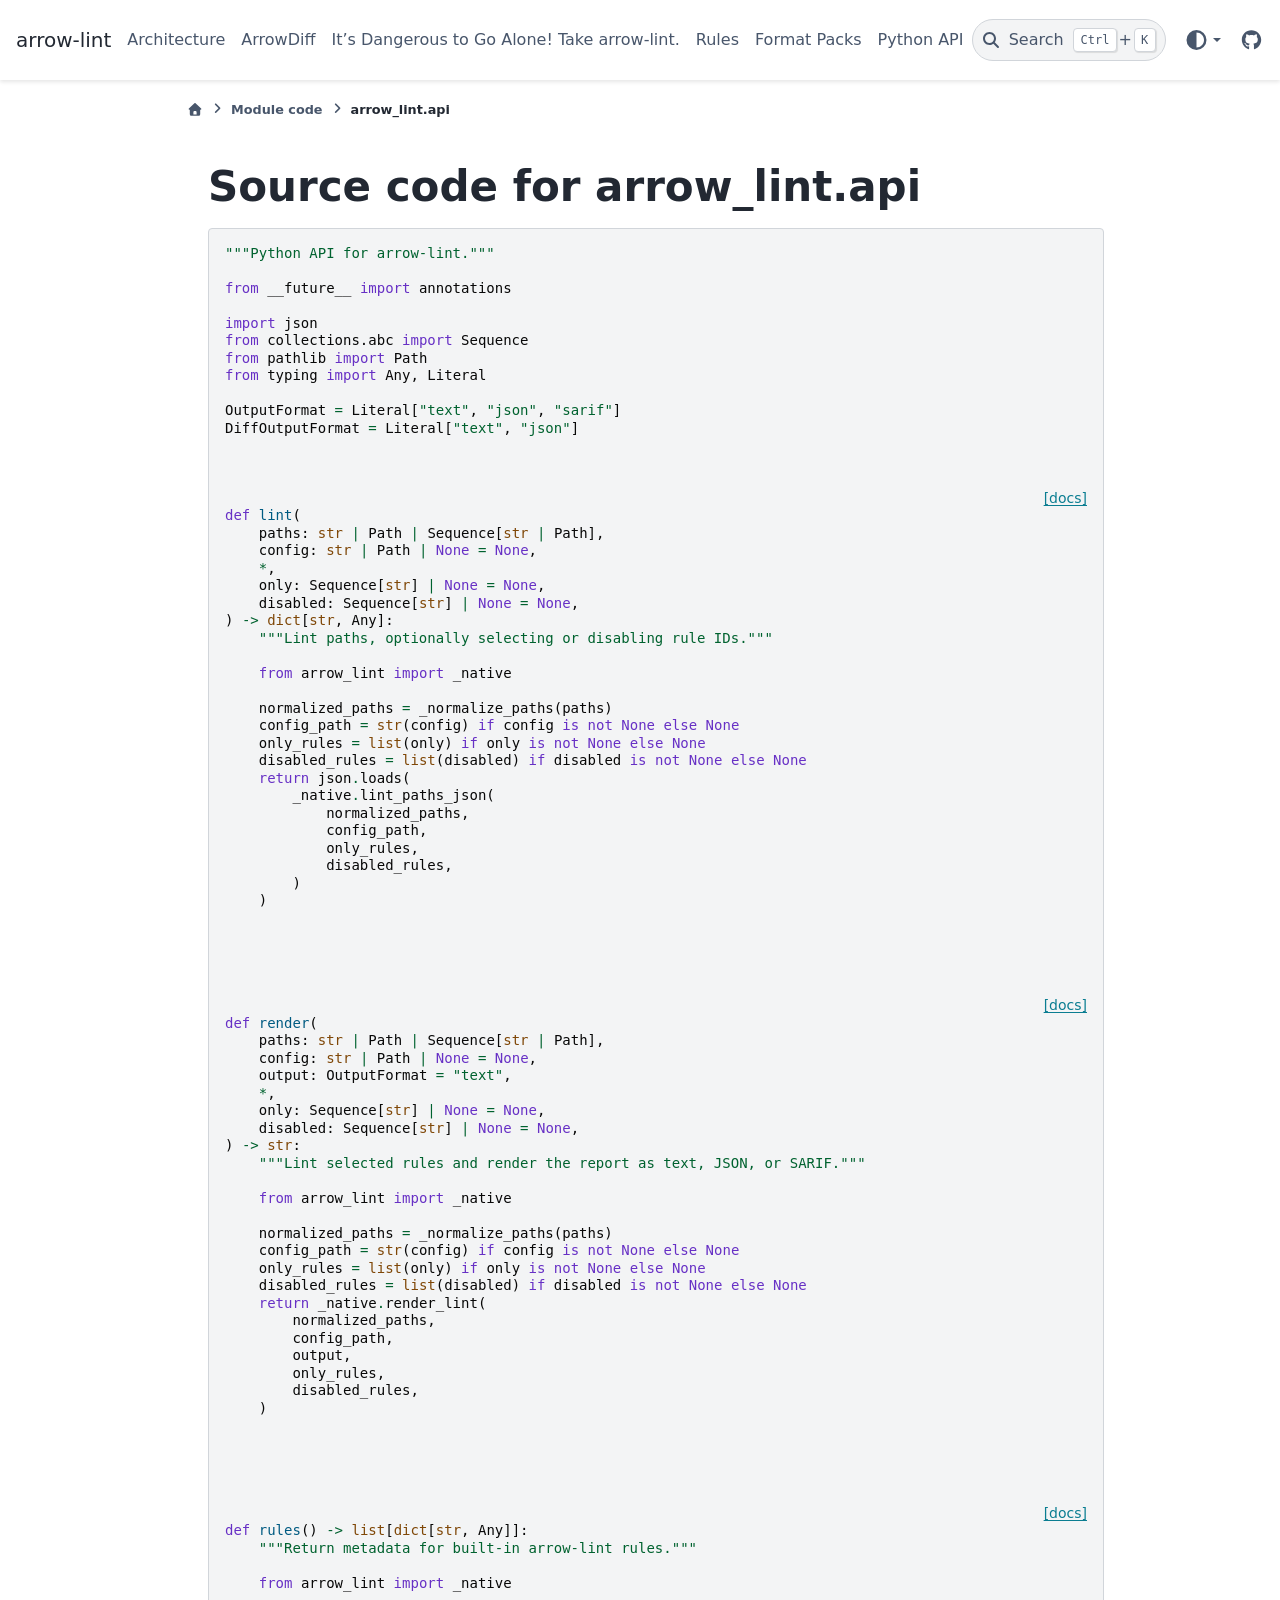
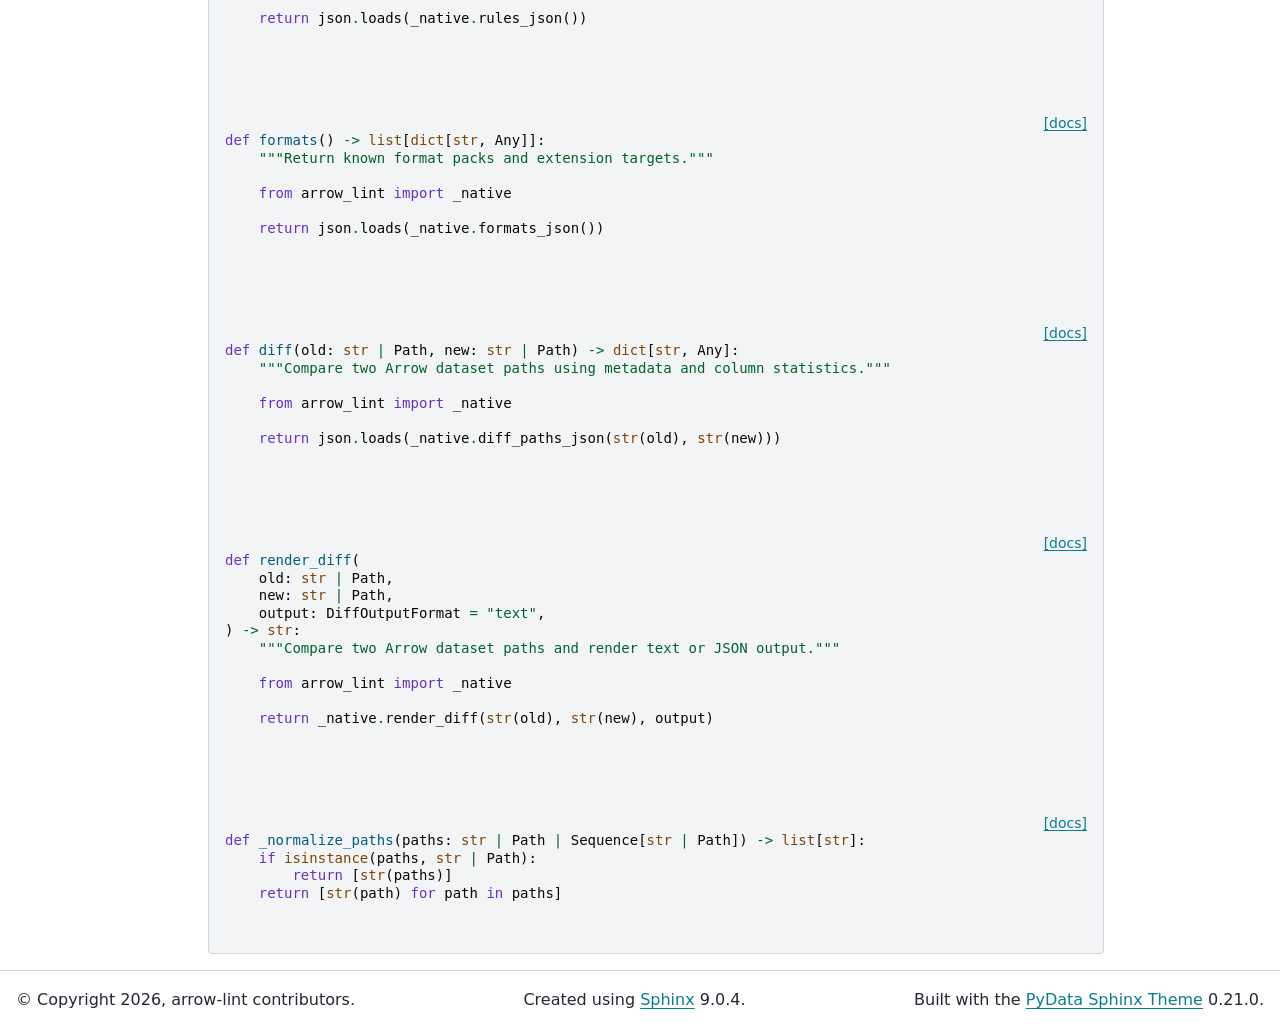
<file: _modules/arrow_lint/api.html>
<!DOCTYPE html>


<html lang="en" data-content_root="../../" >

  <head>
    <meta charset="utf-8" />
    <meta name="viewport" content="width=device-width, initial-scale=1.0" />
    <title>arrow_lint.api &#8212; arrow-lint  documentation</title>
  
  
  
  <script data-cfasync="false">
    document.documentElement.dataset.mode = localStorage.getItem("mode") || "";
    document.documentElement.dataset.theme = localStorage.getItem("theme") || "";
  </script>
  <!--
    this give us a css class that will be invisible only if js is disabled
  -->
  <noscript>
    <style>
      .pst-js-only { display: none !important; }

    </style>
  </noscript>
  
  <!-- Loaded before other Sphinx assets -->
  <link href="../../_static/styles/theme.css?digest=cb8930eaaf36d9849b67" rel="stylesheet" />
<link href="../../_static/styles/pydata-sphinx-theme.css?digest=cb8930eaaf36d9849b67" rel="stylesheet" />

    <link rel="stylesheet" type="text/css" href="../../_static/pygments.css?v=8f2a1f02" />
    <link rel="stylesheet" type="text/css" href="../../_static/mystnb.11b39860a7a0cbfd473a3ad8a317855267ff0bd372690045ca344a6b62be495e.css" />
    <link rel="stylesheet" type="text/css" href="../../_static/custom.css?v=63dfd3e1" />
  
  <!-- So that users can add custom icons -->
  <script defer src="../../_static/scripts/fontawesome.js?digest=cb8930eaaf36d9849b67"></script>
  <!-- Pre-loaded scripts that we'll load fully later -->
  <link rel="preload" as="script" href="../../_static/scripts/bootstrap.js?digest=cb8930eaaf36d9849b67" />
<link rel="preload" as="script" href="../../_static/scripts/pydata-sphinx-theme.js?digest=cb8930eaaf36d9849b67" />

    <script src="../../_static/documentation_options.js?v=5929fcd5"></script>
    <script src="../../_static/doctools.js?v=fd6eb6e6"></script>
    <script src="../../_static/sphinx_highlight.js?v=6ffebe34"></script>
    <script>DOCUMENTATION_OPTIONS.pagename = '_modules/arrow_lint/api';</script>
    <script>DOCUMENTATION_OPTIONS.search_as_you_type = false;</script>
    <link rel="index" title="Index" href="../../genindex.html" />
    <link rel="search" title="Search" href="../../search.html" />
  <meta name="viewport" content="width=device-width, initial-scale=1"/>
  <meta name="docsearch:language" content="en"/>
  <meta name="docsearch:version" content="" />
  
    
    <script src="../../_static/searchtools.js"></script>
    <script src="../../_static/language_data.js"></script>
    <script src="../../searchindex.js"></script>
  
  </head>
  <body data-default-mode="">
  
  
  <div id="pst-skip-link" class="skip-link d-print-none"><a href="#main-content">Skip to main content</a></div>

  
  <div id="pst-scroll-pixel-helper"></div>
  
  <button type="button" class="btn rounded-pill" id="pst-back-to-top">
    <i class="fa-solid fa-arrow-up"></i>Back to top</button>
  
  
  
  
  <dialog id="pst-search-dialog">
    
<form class="bd-search d-flex align-items-center"
      action="../../search.html"
      method="get">
  <i class="fa-solid fa-magnifying-glass"></i>
  <input type="search"
         class="form-control"
         name="q"
         placeholder="Search the docs ..."
         aria-label="Search the docs ..."
         autocomplete="off"
         autocorrect="off"
         autocapitalize="off"
         spellcheck="false"/>
  <span class="search-button__kbd-shortcut"><kbd class="kbd-shortcut__modifier">Ctrl</kbd>+<kbd>K</kbd></span>
</form>
  </dialog>

  <div class="pst-async-banner-revealer d-none">
  <aside id="bd-header-version-warning" class="d-none d-print-none" aria-label="Version warning"></aside>
</div>

  
    <header id="pst-header" class="bd-header navbar navbar-expand-lg bd-navbar d-print-none">
<div class="bd-header__inner bd-page-width">
  <button class="pst-navbar-icon sidebar-toggle primary-toggle" aria-label="Site navigation">
    <span class="fa-solid fa-bars"></span>
  </button>
  
  
  <div class=" navbar-header-items__start">
    
      <div class="navbar-item">

  
    
  

<a class="navbar-brand logo" href="../../index.html">
  
  
  
  
  
  
    <p class="title logo__title">arrow-lint</p>
  
</a></div>
    
  </div>
  
  <div class=" navbar-header-items">
    
    <div class="me-auto navbar-header-items__center">
      
        <div class="navbar-item">
<nav>
  <ul class="bd-navbar-elements navbar-nav">
    
<li class="nav-item ">
  <a class="nav-link nav-internal" href="../../architecture.html">
    Architecture
  </a>
</li>


<li class="nav-item ">
  <a class="nav-link nav-internal" href="../../arrowdiff.html">
    ArrowDiff
  </a>
</li>


<li class="nav-item ">
  <a class="nav-link nav-internal" href="../../case-studies/parquet-writers.html">
    It’s Dangerous to Go Alone! Take arrow-lint.
  </a>
</li>


<li class="nav-item ">
  <a class="nav-link nav-internal" href="../../rules.html">
    Rules
  </a>
</li>


<li class="nav-item ">
  <a class="nav-link nav-internal" href="../../format-packs.html">
    Format Packs
  </a>
</li>


<li class="nav-item ">
  <a class="nav-link nav-internal" href="../../python-api.html">
    Python API
  </a>
</li>

  </ul>
</nav></div>
      
    </div>
    
    
    <div class="navbar-header-items__end">
      
        <div class="navbar-item navbar-persistent--container">
          

<button class="btn search-button-field search-button__button pst-js-only" title="Search" aria-label="Search" data-bs-placement="bottom" data-bs-toggle="tooltip">
 <i class="fa-solid fa-magnifying-glass"></i>
 <span class="search-button__default-text">Search</span>
 <span class="search-button__kbd-shortcut"><kbd class="kbd-shortcut__modifier">Ctrl</kbd>+<kbd class="kbd-shortcut__modifier">K</kbd></span>
</button>
        </div>
      
      
        <div class="navbar-item">

<div class="theme-switch-container dropdown pst-js-only" data-bs-toggle="tooltip" data-bs-placement="bottom" title="Color mode">
  <button class="btn btn-sm nav-link pst-navbar-icon theme-switch-button dropdown-toggle" aria-label="Color mode" data-bs-toggle="dropdown">
    <i class="theme-switch fa-solid fa-sun fa-lg fa-fw" data-mode="light" title="Light"></i>
    <i class="theme-switch fa-solid fa-moon fa-lg fa-fw" data-mode="dark" title="Dark"></i>
    <i class="theme-switch fa-solid fa-circle-half-stroke fa-lg fa-fw" data-mode="auto" title="System Settings"></i>
  </button>
  <ul class="dropdown-menu dropdown-menu-end">
    <li><button class="dropdown-item d-flex align-items-center theme-change-button" data-mode="auto"><i class="fa-solid fa-circle-half-stroke fa-lg fa-fw me-1"></i>System Settings</button></li>
    <li><button class="dropdown-item d-flex align-items-center theme-change-button" data-mode="light"><i class="fa-solid fa-sun fa-lg fa-fw me-1"></i>Light</button></li>
    <li><button class="dropdown-item d-flex align-items-center theme-change-button" data-mode="dark"><i class="fa-solid fa-moon fa-lg fa-fw me-1"></i>Dark</button></li>
  </ul>
</div></div>
      
        <div class="navbar-item"><ul class="navbar-icon-links"
    aria-label="Icon Links">
        <li class="nav-item">
          
          
          
          
          
          
          
          
          <a href="https://github.com/CU-DBMI/arrow-lint" title="GitHub" class="nav-link pst-navbar-icon" rel="noopener" target="_blank" data-bs-toggle="tooltip" data-bs-placement="bottom"><i class="fa-brands fa-github fa-lg" aria-hidden="true"></i><span class="visually-hidden">GitHub</span></a>
        </li>
</ul></div>
      
    </div>
    
  </div>
  
  
    <div class="navbar-persistent--mobile">

<button class="btn search-button-field search-button__button pst-js-only" title="Search" aria-label="Search" data-bs-placement="bottom" data-bs-toggle="tooltip">
 <i class="fa-solid fa-magnifying-glass"></i>
 <span class="search-button__default-text">Search</span>
 <span class="search-button__kbd-shortcut"><kbd class="kbd-shortcut__modifier">Ctrl</kbd>+<kbd class="kbd-shortcut__modifier">K</kbd></span>
</button>
    </div>
  

  
</div>

    </header>
  

  <div class="bd-container">
    <div class="bd-container__inner bd-page-width">
      
      
      
        
      
      <dialog id="pst-primary-sidebar-modal"></dialog>
      <div id="pst-primary-sidebar" class="bd-sidebar-primary bd-sidebar hide-on-wide">
        

  
  <div class="sidebar-header-items sidebar-primary__section">
    
    
      <div class="sidebar-header-items__center">
        
          
          
            <div class="navbar-item">
<nav>
  <ul class="bd-navbar-elements navbar-nav">
    
<li class="nav-item ">
  <a class="nav-link nav-internal" href="../../architecture.html">
    Architecture
  </a>
</li>


<li class="nav-item ">
  <a class="nav-link nav-internal" href="../../arrowdiff.html">
    ArrowDiff
  </a>
</li>


<li class="nav-item ">
  <a class="nav-link nav-internal" href="../../case-studies/parquet-writers.html">
    It’s Dangerous to Go Alone! Take arrow-lint.
  </a>
</li>


<li class="nav-item ">
  <a class="nav-link nav-internal" href="../../rules.html">
    Rules
  </a>
</li>


<li class="nav-item ">
  <a class="nav-link nav-internal" href="../../format-packs.html">
    Format Packs
  </a>
</li>


<li class="nav-item ">
  <a class="nav-link nav-internal" href="../../python-api.html">
    Python API
  </a>
</li>

  </ul>
</nav></div>
          
        
      </div>
    
    
    
      <div class="sidebar-header-items__end">
        
          <div class="navbar-item">

<div class="theme-switch-container dropdown pst-js-only" data-bs-toggle="tooltip" data-bs-placement="bottom" title="Color mode">
  <button class="btn btn-sm nav-link pst-navbar-icon theme-switch-button dropdown-toggle" aria-label="Color mode" data-bs-toggle="dropdown">
    <i class="theme-switch fa-solid fa-sun fa-lg fa-fw" data-mode="light" title="Light"></i>
    <i class="theme-switch fa-solid fa-moon fa-lg fa-fw" data-mode="dark" title="Dark"></i>
    <i class="theme-switch fa-solid fa-circle-half-stroke fa-lg fa-fw" data-mode="auto" title="System Settings"></i>
  </button>
  <ul class="dropdown-menu dropdown-menu-end">
    <li><button class="dropdown-item d-flex align-items-center theme-change-button" data-mode="auto"><i class="fa-solid fa-circle-half-stroke fa-lg fa-fw me-1"></i>System Settings</button></li>
    <li><button class="dropdown-item d-flex align-items-center theme-change-button" data-mode="light"><i class="fa-solid fa-sun fa-lg fa-fw me-1"></i>Light</button></li>
    <li><button class="dropdown-item d-flex align-items-center theme-change-button" data-mode="dark"><i class="fa-solid fa-moon fa-lg fa-fw me-1"></i>Dark</button></li>
  </ul>
</div></div>
        
          <div class="navbar-item"><ul class="navbar-icon-links"
    aria-label="Icon Links">
        <li class="nav-item">
          
          
          
          
          
          
          
          
          <a href="https://github.com/CU-DBMI/arrow-lint" title="GitHub" class="nav-link pst-navbar-icon" rel="noopener" target="_blank" data-bs-toggle="tooltip" data-bs-placement="bottom"><i class="fa-brands fa-github fa-lg" aria-hidden="true"></i><span class="visually-hidden">GitHub</span></a>
        </li>
</ul></div>
        
      </div>
    
  </div>
  
  
  <div class="sidebar-primary-items__end sidebar-primary__section">
      <div class="sidebar-primary-item">
<div id="ethical-ad-placement"
      class="flat"
      data-ea-publisher="readthedocs"
      data-ea-type="readthedocs-sidebar"
      data-ea-manual="true">
</div></div>
  </div>


      </div>
      
      <main id="main-content" class="bd-main" role="main">
        
        
          <div class="bd-content">
            <div class="bd-article-container">
              
              <div class="bd-header-article d-print-none">
<div class="header-article-items header-article__inner">
  
    <div class="header-article-items__start">
      
        <div class="header-article-item">

<nav aria-label="Breadcrumb" class="d-print-none">
  <ul class="bd-breadcrumbs">
    
    <li class="breadcrumb-item breadcrumb-home">
      <a href="../../index.html" class="nav-link" aria-label="Home">
        <i class="fa-solid fa-home"></i>
      </a>
    </li>
    
    <li class="breadcrumb-item"><a href="../index.html" class="nav-link">Module code</a></li>
    
    <li class="breadcrumb-item active" aria-current="page"><span class="ellipsis">arrow_lint.api</span></li>
  </ul>
</nav>
</div>
      
    </div>
  
  
</div>
</div>
              
              
              
                
<div id="searchbox"></div>
                <article class="bd-article">
                  
  <h1>Source code for arrow_lint.api</h1><div class="highlight"><pre>
<span></span><span class="sd">&quot;&quot;&quot;Python API for arrow-lint.&quot;&quot;&quot;</span>

<span class="kn">from</span><span class="w"> </span><span class="nn">__future__</span><span class="w"> </span><span class="kn">import</span> <span class="n">annotations</span>

<span class="kn">import</span><span class="w"> </span><span class="nn">json</span>
<span class="kn">from</span><span class="w"> </span><span class="nn">collections.abc</span><span class="w"> </span><span class="kn">import</span> <span class="n">Sequence</span>
<span class="kn">from</span><span class="w"> </span><span class="nn">pathlib</span><span class="w"> </span><span class="kn">import</span> <span class="n">Path</span>
<span class="kn">from</span><span class="w"> </span><span class="nn">typing</span><span class="w"> </span><span class="kn">import</span> <span class="n">Any</span><span class="p">,</span> <span class="n">Literal</span>

<span class="n">OutputFormat</span> <span class="o">=</span> <span class="n">Literal</span><span class="p">[</span><span class="s2">&quot;text&quot;</span><span class="p">,</span> <span class="s2">&quot;json&quot;</span><span class="p">,</span> <span class="s2">&quot;sarif&quot;</span><span class="p">]</span>
<span class="n">DiffOutputFormat</span> <span class="o">=</span> <span class="n">Literal</span><span class="p">[</span><span class="s2">&quot;text&quot;</span><span class="p">,</span> <span class="s2">&quot;json&quot;</span><span class="p">]</span>


<div class="viewcode-block" id="lint">
<a class="viewcode-back" href="../../python-api.html#arrow_lint.api.lint">[docs]</a>
<span class="k">def</span><span class="w"> </span><span class="nf">lint</span><span class="p">(</span>
    <span class="n">paths</span><span class="p">:</span> <span class="nb">str</span> <span class="o">|</span> <span class="n">Path</span> <span class="o">|</span> <span class="n">Sequence</span><span class="p">[</span><span class="nb">str</span> <span class="o">|</span> <span class="n">Path</span><span class="p">],</span>
    <span class="n">config</span><span class="p">:</span> <span class="nb">str</span> <span class="o">|</span> <span class="n">Path</span> <span class="o">|</span> <span class="kc">None</span> <span class="o">=</span> <span class="kc">None</span><span class="p">,</span>
    <span class="o">*</span><span class="p">,</span>
    <span class="n">only</span><span class="p">:</span> <span class="n">Sequence</span><span class="p">[</span><span class="nb">str</span><span class="p">]</span> <span class="o">|</span> <span class="kc">None</span> <span class="o">=</span> <span class="kc">None</span><span class="p">,</span>
    <span class="n">disabled</span><span class="p">:</span> <span class="n">Sequence</span><span class="p">[</span><span class="nb">str</span><span class="p">]</span> <span class="o">|</span> <span class="kc">None</span> <span class="o">=</span> <span class="kc">None</span><span class="p">,</span>
<span class="p">)</span> <span class="o">-&gt;</span> <span class="nb">dict</span><span class="p">[</span><span class="nb">str</span><span class="p">,</span> <span class="n">Any</span><span class="p">]:</span>
<span class="w">    </span><span class="sd">&quot;&quot;&quot;Lint paths, optionally selecting or disabling rule IDs.&quot;&quot;&quot;</span>

    <span class="kn">from</span><span class="w"> </span><span class="nn">arrow_lint</span><span class="w"> </span><span class="kn">import</span> <span class="n">_native</span>

    <span class="n">normalized_paths</span> <span class="o">=</span> <span class="n">_normalize_paths</span><span class="p">(</span><span class="n">paths</span><span class="p">)</span>
    <span class="n">config_path</span> <span class="o">=</span> <span class="nb">str</span><span class="p">(</span><span class="n">config</span><span class="p">)</span> <span class="k">if</span> <span class="n">config</span> <span class="ow">is</span> <span class="ow">not</span> <span class="kc">None</span> <span class="k">else</span> <span class="kc">None</span>
    <span class="n">only_rules</span> <span class="o">=</span> <span class="nb">list</span><span class="p">(</span><span class="n">only</span><span class="p">)</span> <span class="k">if</span> <span class="n">only</span> <span class="ow">is</span> <span class="ow">not</span> <span class="kc">None</span> <span class="k">else</span> <span class="kc">None</span>
    <span class="n">disabled_rules</span> <span class="o">=</span> <span class="nb">list</span><span class="p">(</span><span class="n">disabled</span><span class="p">)</span> <span class="k">if</span> <span class="n">disabled</span> <span class="ow">is</span> <span class="ow">not</span> <span class="kc">None</span> <span class="k">else</span> <span class="kc">None</span>
    <span class="k">return</span> <span class="n">json</span><span class="o">.</span><span class="n">loads</span><span class="p">(</span>
        <span class="n">_native</span><span class="o">.</span><span class="n">lint_paths_json</span><span class="p">(</span>
            <span class="n">normalized_paths</span><span class="p">,</span>
            <span class="n">config_path</span><span class="p">,</span>
            <span class="n">only_rules</span><span class="p">,</span>
            <span class="n">disabled_rules</span><span class="p">,</span>
        <span class="p">)</span>
    <span class="p">)</span></div>



<div class="viewcode-block" id="render">
<a class="viewcode-back" href="../../python-api.html#arrow_lint.api.render">[docs]</a>
<span class="k">def</span><span class="w"> </span><span class="nf">render</span><span class="p">(</span>
    <span class="n">paths</span><span class="p">:</span> <span class="nb">str</span> <span class="o">|</span> <span class="n">Path</span> <span class="o">|</span> <span class="n">Sequence</span><span class="p">[</span><span class="nb">str</span> <span class="o">|</span> <span class="n">Path</span><span class="p">],</span>
    <span class="n">config</span><span class="p">:</span> <span class="nb">str</span> <span class="o">|</span> <span class="n">Path</span> <span class="o">|</span> <span class="kc">None</span> <span class="o">=</span> <span class="kc">None</span><span class="p">,</span>
    <span class="n">output</span><span class="p">:</span> <span class="n">OutputFormat</span> <span class="o">=</span> <span class="s2">&quot;text&quot;</span><span class="p">,</span>
    <span class="o">*</span><span class="p">,</span>
    <span class="n">only</span><span class="p">:</span> <span class="n">Sequence</span><span class="p">[</span><span class="nb">str</span><span class="p">]</span> <span class="o">|</span> <span class="kc">None</span> <span class="o">=</span> <span class="kc">None</span><span class="p">,</span>
    <span class="n">disabled</span><span class="p">:</span> <span class="n">Sequence</span><span class="p">[</span><span class="nb">str</span><span class="p">]</span> <span class="o">|</span> <span class="kc">None</span> <span class="o">=</span> <span class="kc">None</span><span class="p">,</span>
<span class="p">)</span> <span class="o">-&gt;</span> <span class="nb">str</span><span class="p">:</span>
<span class="w">    </span><span class="sd">&quot;&quot;&quot;Lint selected rules and render the report as text, JSON, or SARIF.&quot;&quot;&quot;</span>

    <span class="kn">from</span><span class="w"> </span><span class="nn">arrow_lint</span><span class="w"> </span><span class="kn">import</span> <span class="n">_native</span>

    <span class="n">normalized_paths</span> <span class="o">=</span> <span class="n">_normalize_paths</span><span class="p">(</span><span class="n">paths</span><span class="p">)</span>
    <span class="n">config_path</span> <span class="o">=</span> <span class="nb">str</span><span class="p">(</span><span class="n">config</span><span class="p">)</span> <span class="k">if</span> <span class="n">config</span> <span class="ow">is</span> <span class="ow">not</span> <span class="kc">None</span> <span class="k">else</span> <span class="kc">None</span>
    <span class="n">only_rules</span> <span class="o">=</span> <span class="nb">list</span><span class="p">(</span><span class="n">only</span><span class="p">)</span> <span class="k">if</span> <span class="n">only</span> <span class="ow">is</span> <span class="ow">not</span> <span class="kc">None</span> <span class="k">else</span> <span class="kc">None</span>
    <span class="n">disabled_rules</span> <span class="o">=</span> <span class="nb">list</span><span class="p">(</span><span class="n">disabled</span><span class="p">)</span> <span class="k">if</span> <span class="n">disabled</span> <span class="ow">is</span> <span class="ow">not</span> <span class="kc">None</span> <span class="k">else</span> <span class="kc">None</span>
    <span class="k">return</span> <span class="n">_native</span><span class="o">.</span><span class="n">render_lint</span><span class="p">(</span>
        <span class="n">normalized_paths</span><span class="p">,</span>
        <span class="n">config_path</span><span class="p">,</span>
        <span class="n">output</span><span class="p">,</span>
        <span class="n">only_rules</span><span class="p">,</span>
        <span class="n">disabled_rules</span><span class="p">,</span>
    <span class="p">)</span></div>



<div class="viewcode-block" id="rules">
<a class="viewcode-back" href="../../python-api.html#arrow_lint.api.rules">[docs]</a>
<span class="k">def</span><span class="w"> </span><span class="nf">rules</span><span class="p">()</span> <span class="o">-&gt;</span> <span class="nb">list</span><span class="p">[</span><span class="nb">dict</span><span class="p">[</span><span class="nb">str</span><span class="p">,</span> <span class="n">Any</span><span class="p">]]:</span>
<span class="w">    </span><span class="sd">&quot;&quot;&quot;Return metadata for built-in arrow-lint rules.&quot;&quot;&quot;</span>

    <span class="kn">from</span><span class="w"> </span><span class="nn">arrow_lint</span><span class="w"> </span><span class="kn">import</span> <span class="n">_native</span>

    <span class="k">return</span> <span class="n">json</span><span class="o">.</span><span class="n">loads</span><span class="p">(</span><span class="n">_native</span><span class="o">.</span><span class="n">rules_json</span><span class="p">())</span></div>



<div class="viewcode-block" id="formats">
<a class="viewcode-back" href="../../python-api.html#arrow_lint.api.formats">[docs]</a>
<span class="k">def</span><span class="w"> </span><span class="nf">formats</span><span class="p">()</span> <span class="o">-&gt;</span> <span class="nb">list</span><span class="p">[</span><span class="nb">dict</span><span class="p">[</span><span class="nb">str</span><span class="p">,</span> <span class="n">Any</span><span class="p">]]:</span>
<span class="w">    </span><span class="sd">&quot;&quot;&quot;Return known format packs and extension targets.&quot;&quot;&quot;</span>

    <span class="kn">from</span><span class="w"> </span><span class="nn">arrow_lint</span><span class="w"> </span><span class="kn">import</span> <span class="n">_native</span>

    <span class="k">return</span> <span class="n">json</span><span class="o">.</span><span class="n">loads</span><span class="p">(</span><span class="n">_native</span><span class="o">.</span><span class="n">formats_json</span><span class="p">())</span></div>



<div class="viewcode-block" id="diff">
<a class="viewcode-back" href="../../python-api.html#arrow_lint.api.diff">[docs]</a>
<span class="k">def</span><span class="w"> </span><span class="nf">diff</span><span class="p">(</span><span class="n">old</span><span class="p">:</span> <span class="nb">str</span> <span class="o">|</span> <span class="n">Path</span><span class="p">,</span> <span class="n">new</span><span class="p">:</span> <span class="nb">str</span> <span class="o">|</span> <span class="n">Path</span><span class="p">)</span> <span class="o">-&gt;</span> <span class="nb">dict</span><span class="p">[</span><span class="nb">str</span><span class="p">,</span> <span class="n">Any</span><span class="p">]:</span>
<span class="w">    </span><span class="sd">&quot;&quot;&quot;Compare two Arrow dataset paths using metadata and column statistics.&quot;&quot;&quot;</span>

    <span class="kn">from</span><span class="w"> </span><span class="nn">arrow_lint</span><span class="w"> </span><span class="kn">import</span> <span class="n">_native</span>

    <span class="k">return</span> <span class="n">json</span><span class="o">.</span><span class="n">loads</span><span class="p">(</span><span class="n">_native</span><span class="o">.</span><span class="n">diff_paths_json</span><span class="p">(</span><span class="nb">str</span><span class="p">(</span><span class="n">old</span><span class="p">),</span> <span class="nb">str</span><span class="p">(</span><span class="n">new</span><span class="p">)))</span></div>



<div class="viewcode-block" id="render_diff">
<a class="viewcode-back" href="../../python-api.html#arrow_lint.api.render_diff">[docs]</a>
<span class="k">def</span><span class="w"> </span><span class="nf">render_diff</span><span class="p">(</span>
    <span class="n">old</span><span class="p">:</span> <span class="nb">str</span> <span class="o">|</span> <span class="n">Path</span><span class="p">,</span>
    <span class="n">new</span><span class="p">:</span> <span class="nb">str</span> <span class="o">|</span> <span class="n">Path</span><span class="p">,</span>
    <span class="n">output</span><span class="p">:</span> <span class="n">DiffOutputFormat</span> <span class="o">=</span> <span class="s2">&quot;text&quot;</span><span class="p">,</span>
<span class="p">)</span> <span class="o">-&gt;</span> <span class="nb">str</span><span class="p">:</span>
<span class="w">    </span><span class="sd">&quot;&quot;&quot;Compare two Arrow dataset paths and render text or JSON output.&quot;&quot;&quot;</span>

    <span class="kn">from</span><span class="w"> </span><span class="nn">arrow_lint</span><span class="w"> </span><span class="kn">import</span> <span class="n">_native</span>

    <span class="k">return</span> <span class="n">_native</span><span class="o">.</span><span class="n">render_diff</span><span class="p">(</span><span class="nb">str</span><span class="p">(</span><span class="n">old</span><span class="p">),</span> <span class="nb">str</span><span class="p">(</span><span class="n">new</span><span class="p">),</span> <span class="n">output</span><span class="p">)</span></div>



<div class="viewcode-block" id="_normalize_paths">
<a class="viewcode-back" href="../../python-api.html#arrow_lint.api._normalize_paths">[docs]</a>
<span class="k">def</span><span class="w"> </span><span class="nf">_normalize_paths</span><span class="p">(</span><span class="n">paths</span><span class="p">:</span> <span class="nb">str</span> <span class="o">|</span> <span class="n">Path</span> <span class="o">|</span> <span class="n">Sequence</span><span class="p">[</span><span class="nb">str</span> <span class="o">|</span> <span class="n">Path</span><span class="p">])</span> <span class="o">-&gt;</span> <span class="nb">list</span><span class="p">[</span><span class="nb">str</span><span class="p">]:</span>
    <span class="k">if</span> <span class="nb">isinstance</span><span class="p">(</span><span class="n">paths</span><span class="p">,</span> <span class="nb">str</span> <span class="o">|</span> <span class="n">Path</span><span class="p">):</span>
        <span class="k">return</span> <span class="p">[</span><span class="nb">str</span><span class="p">(</span><span class="n">paths</span><span class="p">)]</span>
    <span class="k">return</span> <span class="p">[</span><span class="nb">str</span><span class="p">(</span><span class="n">path</span><span class="p">)</span> <span class="k">for</span> <span class="n">path</span> <span class="ow">in</span> <span class="n">paths</span><span class="p">]</span></div>

</pre></div>

                </article>
              
              
              
              
              
                <footer class="prev-next-footer d-print-none">
                  
<div class="prev-next-area">
</div>
                </footer>
              
            </div>
            
            
              
            
          </div>
          <footer class="bd-footer-content">
            
          </footer>
        
      </main>
    </div>
  </div>
  
  <!-- Scripts loaded after <body> so the DOM is not blocked -->
  <script defer src="../../_static/scripts/bootstrap.js?digest=cb8930eaaf36d9849b67"></script>
<script defer src="../../_static/scripts/pydata-sphinx-theme.js?digest=cb8930eaaf36d9849b67"></script>

  <footer class="bd-footer">
<div class="bd-footer__inner bd-page-width">
  
    <div class="footer-items__start">
      
        <div class="footer-item">

  <p class="copyright">
    
      © Copyright 2026, arrow-lint contributors.
      <br/>
    
  </p>
</div>
      
    </div>
  
  
    <div class="footer-items__center">
      
        <div class="footer-item">

  <p class="sphinx-version">
    Created using <a href="https://www.sphinx-doc.org/">Sphinx</a> 9.0.4.
    <br/>
  </p>
</div>
      
    </div>
  
  
    <div class="footer-items__end">
      
        <div class="footer-item">
<p class="theme-version">
  <!-- # L10n: Setting the PST URL as an argument as this does not need to be localized -->
  Built with the <a href="https://pydata-sphinx-theme.readthedocs.io/en/stable/index.html">PyData Sphinx Theme</a> 0.21.0.
</p></div>
      
    </div>
  
</div>

  </footer>
  </body>
</html>
</file>
<file: _static/styles/theme.css>
/* Provided by Sphinx's 'basic' theme, and included in the final set of assets */
@import "../basic.css";
</file>
<file: _static/pygments.css>
html[data-theme="light"] .highlight pre { line-height: 125%; }
html[data-theme="light"] .highlight td.linenos .normal { color: inherit; background-color: transparent; padding-left: 5px; padding-right: 5px; }
html[data-theme="light"] .highlight span.linenos { color: inherit; background-color: transparent; padding-left: 5px; padding-right: 5px; }
html[data-theme="light"] .highlight td.linenos .special { color: #000000; background-color: #ffffc0; padding-left: 5px; padding-right: 5px; }
html[data-theme="light"] .highlight span.linenos.special { color: #000000; background-color: #ffffc0; padding-left: 5px; padding-right: 5px; }
html[data-theme="light"] .highlight .hll { background-color: #fae4c2 }
html[data-theme="light"] .highlight { background: #fefefe; color: #080808 }
html[data-theme="light"] .highlight .c { color: #515151 } /* Comment */
html[data-theme="light"] .highlight .err { color: #A12236 } /* Error */
html[data-theme="light"] .highlight .k { color: #6730C5 } /* Keyword */
html[data-theme="light"] .highlight .l { color: #7F4707 } /* Literal */
html[data-theme="light"] .highlight .n { color: #080808 } /* Name */
html[data-theme="light"] .highlight .o { color: #00622F } /* Operator */
html[data-theme="light"] .highlight .p { color: #080808 } /* Punctuation */
html[data-theme="light"] .highlight .ch { color: #515151 } /* Comment.Hashbang */
html[data-theme="light"] .highlight .cm { color: #515151 } /* Comment.Multiline */
html[data-theme="light"] .highlight .cp { color: #515151 } /* Comment.Preproc */
html[data-theme="light"] .highlight .cpf { color: #515151 } /* Comment.PreprocFile */
html[data-theme="light"] .highlight .c1 { color: #515151 } /* Comment.Single */
html[data-theme="light"] .highlight .cs { color: #515151 } /* Comment.Special */
html[data-theme="light"] .highlight .gd { color: #005B82 } /* Generic.Deleted */
html[data-theme="light"] .highlight .ge { font-style: italic } /* Generic.Emph */
html[data-theme="light"] .highlight .gh { color: #005B82 } /* Generic.Heading */
html[data-theme="light"] .highlight .gs { font-weight: bold } /* Generic.Strong */
html[data-theme="light"] .highlight .gu { color: #005B82 } /* Generic.Subheading */
html[data-theme="light"] .highlight .kc { color: #6730C5 } /* Keyword.Constant */
html[data-theme="light"] .highlight .kd { color: #6730C5 } /* Keyword.Declaration */
html[data-theme="light"] .highlight .kn { color: #6730C5 } /* Keyword.Namespace */
html[data-theme="light"] .highlight .kp { color: #6730C5 } /* Keyword.Pseudo */
html[data-theme="light"] .highlight .kr { color: #6730C5 } /* Keyword.Reserved */
html[data-theme="light"] .highlight .kt { color: #7F4707 } /* Keyword.Type */
html[data-theme="light"] .highlight .ld { color: #7F4707 } /* Literal.Date */
html[data-theme="light"] .highlight .m { color: #7F4707 } /* Literal.Number */
html[data-theme="light"] .highlight .s { color: #00622F } /* Literal.String */
html[data-theme="light"] .highlight .na { color: #912583 } /* Name.Attribute */
html[data-theme="light"] .highlight .nb { color: #7F4707 } /* Name.Builtin */
html[data-theme="light"] .highlight .nc { color: #005B82 } /* Name.Class */
html[data-theme="light"] .highlight .no { color: #005B82 } /* Name.Constant */
html[data-theme="light"] .highlight .nd { color: #7F4707 } /* Name.Decorator */
html[data-theme="light"] .highlight .ni { color: #00622F } /* Name.Entity */
html[data-theme="light"] .highlight .ne { color: #6730C5 } /* Name.Exception */
html[data-theme="light"] .highlight .nf { color: #005B82 } /* Name.Function */
html[data-theme="light"] .highlight .nl { color: #7F4707 } /* Name.Label */
html[data-theme="light"] .highlight .nn { color: #080808 } /* Name.Namespace */
html[data-theme="light"] .highlight .nx { color: #080808 } /* Name.Other */
html[data-theme="light"] .highlight .py { color: #005B82 } /* Name.Property */
html[data-theme="light"] .highlight .nt { color: #005B82 } /* Name.Tag */
html[data-theme="light"] .highlight .nv { color: #A12236 } /* Name.Variable */
html[data-theme="light"] .highlight .ow { color: #6730C5 } /* Operator.Word */
html[data-theme="light"] .highlight .pm { color: #080808 } /* Punctuation.Marker */
html[data-theme="light"] .highlight .w { color: #080808 } /* Text.Whitespace */
html[data-theme="light"] .highlight .mb { color: #7F4707 } /* Literal.Number.Bin */
html[data-theme="light"] .highlight .mf { color: #7F4707 } /* Literal.Number.Float */
html[data-theme="light"] .highlight .mh { color: #7F4707 } /* Literal.Number.Hex */
html[data-theme="light"] .highlight .mi { color: #7F4707 } /* Literal.Number.Integer */
html[data-theme="light"] .highlight .mo { color: #7F4707 } /* Literal.Number.Oct */
html[data-theme="light"] .highlight .sa { color: #00622F } /* Literal.String.Affix */
html[data-theme="light"] .highlight .sb { color: #00622F } /* Literal.String.Backtick */
html[data-theme="light"] .highlight .sc { color: #00622F } /* Literal.String.Char */
html[data-theme="light"] .highlight .dl { color: #00622F } /* Literal.String.Delimiter */
html[data-theme="light"] .highlight .sd { color: #00622F } /* Literal.String.Doc */
html[data-theme="light"] .highlight .s2 { color: #00622F } /* Literal.String.Double */
html[data-theme="light"] .highlight .se { color: #00622F } /* Literal.String.Escape */
html[data-theme="light"] .highlight .sh { color: #00622F } /* Literal.String.Heredoc */
html[data-theme="light"] .highlight .si { color: #00622F } /* Literal.String.Interpol */
html[data-theme="light"] .highlight .sx { color: #00622F } /* Literal.String.Other */
html[data-theme="light"] .highlight .sr { color: #A12236 } /* Literal.String.Regex */
html[data-theme="light"] .highlight .s1 { color: #00622F } /* Literal.String.Single */
html[data-theme="light"] .highlight .ss { color: #005B82 } /* Literal.String.Symbol */
html[data-theme="light"] .highlight .bp { color: #7F4707 } /* Name.Builtin.Pseudo */
html[data-theme="light"] .highlight .fm { color: #005B82 } /* Name.Function.Magic */
html[data-theme="light"] .highlight .vc { color: #A12236 } /* Name.Variable.Class */
html[data-theme="light"] .highlight .vg { color: #A12236 } /* Name.Variable.Global */
html[data-theme="light"] .highlight .vi { color: #A12236 } /* Name.Variable.Instance */
html[data-theme="light"] .highlight .vm { color: #7F4707 } /* Name.Variable.Magic */
html[data-theme="light"] .highlight .il { color: #7F4707 } /* Literal.Number.Integer.Long */
html[data-theme="dark"] .highlight pre { line-height: 125%; }
html[data-theme="dark"] .highlight td.linenos .normal { color: inherit; background-color: transparent; padding-left: 5px; padding-right: 5px; }
html[data-theme="dark"] .highlight span.linenos { color: inherit; background-color: transparent; padding-left: 5px; padding-right: 5px; }
html[data-theme="dark"] .highlight td.linenos .special { color: #000000; background-color: #ffffc0; padding-left: 5px; padding-right: 5px; }
html[data-theme="dark"] .highlight span.linenos.special { color: #000000; background-color: #ffffc0; padding-left: 5px; padding-right: 5px; }
html[data-theme="dark"] .highlight .hll { background-color: #ffd9002e }
html[data-theme="dark"] .highlight { background: #2b2b2b; color: #F8F8F2 }
html[data-theme="dark"] .highlight .c { color: #FFD900 } /* Comment */
html[data-theme="dark"] .highlight .err { color: #FFA07A } /* Error */
html[data-theme="dark"] .highlight .k { color: #DCC6E0 } /* Keyword */
html[data-theme="dark"] .highlight .l { color: #FFD900 } /* Literal */
html[data-theme="dark"] .highlight .n { color: #F8F8F2 } /* Name */
html[data-theme="dark"] .highlight .o { color: #ABE338 } /* Operator */
html[data-theme="dark"] .highlight .p { color: #F8F8F2 } /* Punctuation */
html[data-theme="dark"] .highlight .ch { color: #FFD900 } /* Comment.Hashbang */
html[data-theme="dark"] .highlight .cm { color: #FFD900 } /* Comment.Multiline */
html[data-theme="dark"] .highlight .cp { color: #FFD900 } /* Comment.Preproc */
html[data-theme="dark"] .highlight .cpf { color: #FFD900 } /* Comment.PreprocFile */
html[data-theme="dark"] .highlight .c1 { color: #FFD900 } /* Comment.Single */
html[data-theme="dark"] .highlight .cs { color: #FFD900 } /* Comment.Special */
html[data-theme="dark"] .highlight .gd { color: #00E0E0 } /* Generic.Deleted */
html[data-theme="dark"] .highlight .ge { font-style: italic } /* Generic.Emph */
html[data-theme="dark"] .highlight .gh { color: #00E0E0 } /* Generic.Heading */
html[data-theme="dark"] .highlight .gs { font-weight: bold } /* Generic.Strong */
html[data-theme="dark"] .highlight .gu { color: #00E0E0 } /* Generic.Subheading */
html[data-theme="dark"] .highlight .kc { color: #DCC6E0 } /* Keyword.Constant */
html[data-theme="dark"] .highlight .kd { color: #DCC6E0 } /* Keyword.Declaration */
html[data-theme="dark"] .highlight .kn { color: #DCC6E0 } /* Keyword.Namespace */
html[data-theme="dark"] .highlight .kp { color: #DCC6E0 } /* Keyword.Pseudo */
html[data-theme="dark"] .highlight .kr { color: #DCC6E0 } /* Keyword.Reserved */
html[data-theme="dark"] .highlight .kt { color: #FFD900 } /* Keyword.Type */
html[data-theme="dark"] .highlight .ld { color: #FFD900 } /* Literal.Date */
html[data-theme="dark"] .highlight .m { color: #FFD900 } /* Literal.Number */
html[data-theme="dark"] .highlight .s { color: #ABE338 } /* Literal.String */
html[data-theme="dark"] .highlight .na { color: #FFD900 } /* Name.Attribute */
html[data-theme="dark"] .highlight .nb { color: #FFD900 } /* Name.Builtin */
html[data-theme="dark"] .highlight .nc { color: #00E0E0 } /* Name.Class */
html[data-theme="dark"] .highlight .no { color: #00E0E0 } /* Name.Constant */
html[data-theme="dark"] .highlight .nd { color: #FFD900 } /* Name.Decorator */
html[data-theme="dark"] .highlight .ni { color: #ABE338 } /* Name.Entity */
html[data-theme="dark"] .highlight .ne { color: #DCC6E0 } /* Name.Exception */
html[data-theme="dark"] .highlight .nf { color: #00E0E0 } /* Name.Function */
html[data-theme="dark"] .highlight .nl { color: #FFD900 } /* Name.Label */
html[data-theme="dark"] .highlight .nn { color: #F8F8F2 } /* Name.Namespace */
html[data-theme="dark"] .highlight .nx { color: #F8F8F2 } /* Name.Other */
html[data-theme="dark"] .highlight .py { color: #00E0E0 } /* Name.Property */
html[data-theme="dark"] .highlight .nt { color: #00E0E0 } /* Name.Tag */
html[data-theme="dark"] .highlight .nv { color: #FFA07A } /* Name.Variable */
html[data-theme="dark"] .highlight .ow { color: #DCC6E0 } /* Operator.Word */
html[data-theme="dark"] .highlight .pm { color: #F8F8F2 } /* Punctuation.Marker */
html[data-theme="dark"] .highlight .w { color: #F8F8F2 } /* Text.Whitespace */
html[data-theme="dark"] .highlight .mb { color: #FFD900 } /* Literal.Number.Bin */
html[data-theme="dark"] .highlight .mf { color: #FFD900 } /* Literal.Number.Float */
html[data-theme="dark"] .highlight .mh { color: #FFD900 } /* Literal.Number.Hex */
html[data-theme="dark"] .highlight .mi { color: #FFD900 } /* Literal.Number.Integer */
html[data-theme="dark"] .highlight .mo { color: #FFD900 } /* Literal.Number.Oct */
html[data-theme="dark"] .highlight .sa { color: #ABE338 } /* Literal.String.Affix */
html[data-theme="dark"] .highlight .sb { color: #ABE338 } /* Literal.String.Backtick */
html[data-theme="dark"] .highlight .sc { color: #ABE338 } /* Literal.String.Char */
html[data-theme="dark"] .highlight .dl { color: #ABE338 } /* Literal.String.Delimiter */
html[data-theme="dark"] .highlight .sd { color: #ABE338 } /* Literal.String.Doc */
html[data-theme="dark"] .highlight .s2 { color: #ABE338 } /* Literal.String.Double */
html[data-theme="dark"] .highlight .se { color: #ABE338 } /* Literal.String.Escape */
html[data-theme="dark"] .highlight .sh { color: #ABE338 } /* Literal.String.Heredoc */
html[data-theme="dark"] .highlight .si { color: #ABE338 } /* Literal.String.Interpol */
html[data-theme="dark"] .highlight .sx { color: #ABE338 } /* Literal.String.Other */
html[data-theme="dark"] .highlight .sr { color: #FFA07A } /* Literal.String.Regex */
html[data-theme="dark"] .highlight .s1 { color: #ABE338 } /* Literal.String.Single */
html[data-theme="dark"] .highlight .ss { color: #00E0E0 } /* Literal.String.Symbol */
html[data-theme="dark"] .highlight .bp { color: #FFD900 } /* Name.Builtin.Pseudo */
html[data-theme="dark"] .highlight .fm { color: #00E0E0 } /* Name.Function.Magic */
html[data-theme="dark"] .highlight .vc { color: #FFA07A } /* Name.Variable.Class */
html[data-theme="dark"] .highlight .vg { color: #FFA07A } /* Name.Variable.Global */
html[data-theme="dark"] .highlight .vi { color: #FFA07A } /* Name.Variable.Instance */
html[data-theme="dark"] .highlight .vm { color: #FFD900 } /* Name.Variable.Magic */
html[data-theme="dark"] .highlight .il { color: #FFD900 } /* Literal.Number.Integer.Long */
</file>
<file: _static/mystnb.11b39860a7a0cbfd473a3ad8a317855267ff0bd372690045ca344a6b62be495e.css>
/* Dark mode support:
 * if <html> (e.g. Furo theme) or <body> (e.g. PyData theme) has `data-theme` set, respect it.
 * else default to the system color scheme
 */
@media (prefers-color-scheme: dark) {
	:root {
		--light: ;
		--dark: initial;
	}
}

@media (prefers-color-scheme: light) {
	:root {
		--dark: ;
		--light: initial;
	}
}

:is(html, body)[data-theme="dark"] {
	--light: ;
	--dark: initial;
}

:is(html, body)[data-theme="light"] {
	--dark: ;
	--light: initial;
}

/* Variables */
:root {
  /*
  Following palettes are generated by using https://m2.material.io/design/color/the-color-system.html#tools-for-picking-colors
  - neutral palette with #fcfcfc and danger palette with #ffdddd as base colors.
  50 means lightest, 900 means darkest; less used intermediate shades are omitted
  but can be added when needed by accessing full palette from the above link.
  */
  --mystnb-neutral-palette-50: #fcfcfc;
  --mystnb-neutral-palette-100: #f7f7f7;
  --mystnb-neutral-palette-400: #cccccc;
  --mystnb-neutral-palette-500: #afafaf;
  --mystnb-neutral-palette-800: #505050;
  --mystnb-neutral-palette-900: #2d2d2d;

  --mystnb-danger-palette-50: #ffdddd;
  --mystnb-danger-palette-100: #f5acad;
  --mystnb-danger-palette-400: #c42029;
  --mystnb-danger-palette-500: #b40008;
  --mystnb-danger-palette-800: #850010;
  --mystnb-danger-palette-900: #680010;

  /* MyST-NB specific variables; colors should be logically picked from palettes */
  --mystnb-source-bg-color: var(--light, var(--mystnb-neutral-palette-100)) var(--dark, var(--mystnb-neutral-palette-800));
  --mystnb-stdout-bg-color: var(--light, var(--mystnb-neutral-palette-50)) var(--dark, var(--mystnb-neutral-palette-900));
  --mystnb-stderr-bg-color: var(--light, var(--mystnb-danger-palette-50)) var(--dark, var(--mystnb-danger-palette-900));
  --mystnb-traceback-bg-color: var(--light, var(--mystnb-neutral-palette-50)) var(--dark, var(--mystnb-neutral-palette-900));
  --mystnb-source-border-color: var(--light, var(--mystnb-neutral-palette-400)) var(--dark, var(--mystnb-neutral-palette-500));
  --mystnb-source-margin-color: green;
  --mystnb-stdout-border-color: var(--light, var(--mystnb-neutral-palette-100)) var(--dark, var(--mystnb-neutral-palette-800));
  --mystnb-stderr-border-color: var(--light, var(--mystnb-neutral-palette-100)) var(--dark, var(--mystnb-neutral-palette-800));
  --mystnb-traceback-border-color: var(--light, var(--mystnb-danger-palette-100)) var(--dark, var(--mystnb-danger-palette-800));
  --mystnb-hide-prompt-opacity: 70%;
  --mystnb-source-border-radius: .4em;
  --mystnb-source-border-width: 1px;
  --mystnb-scrollbar-width: 0.3rem;
  --mystnb-scrollbar-height: 0.3rem;
  --mystnb-scrollbar-thumb-color: var(--light, var(--mystnb-neutral-palette-400)) var(--dark, var(--mystnb-neutral-palette-500));
  --mystnb-scrollbar-thumb-hover-color: var(--light, var(--mystnb-neutral-palette-500)) var(--dark, var(--mystnb-neutral-palette-400));
  --mystnb-scrollbar-thumb-border-radius: 0.25rem;
}


/* Whole cell */
div.container.cell {
  padding-left: 0;
  margin-bottom: 1em;
}

/* Removing all background formatting so we can control at the div level */
.cell_input div.highlight,
.cell_output pre,
.cell_input pre,
.cell_output .output {
  border: none;
  box-shadow: none;
}

.cell_output .output pre,
.cell_input pre {
  margin: 0px;
}

/* Input cells */
div.cell > div.cell_input {
  padding-left: 0em;
  padding-right: 0em;
  border: var(--mystnb-source-border-width) var(--mystnb-source-border-color) solid;
  background-color: var(--mystnb-source-bg-color);
  border-left-color: var(--mystnb-source-margin-color);
  border-left-width: medium;
  border-radius: var(--mystnb-source-border-radius);
}

div.cell_input>div,
div.cell_output div.output>div.highlight {
  margin: 0em !important;
  border: none !important;
}

/* All cell outputs */
.cell_output {
  padding-left: 1em;
  padding-right: 0em;
  margin-top: 1em;
}

/* Text outputs from cells */
.cell_output .output.text_plain,
.cell_output .output.traceback,
.cell_output .output.stream,
.cell_output .output.stderr {
  margin-top: 1em;
  margin-bottom: 0em;
  box-shadow: none;
}

.cell_output .output.text_plain:not(:has(.highlight)),
.cell_output .output.stream:not(:has(.highlight)) {
  /* plain (or stream of) output, not containing a pygments-highlighted block */
  background: var(--mystnb-stdout-bg-color);
  border: 1px solid var(--mystnb-stdout-border-color);
}

.cell_output .output.stderr {
  background: var(--mystnb-stderr-bg-color);
  border: 1px solid var(--mystnb-stderr-border-color);
}

.cell_output .output.traceback {
  background: var(--mystnb-traceback-bg-color);
  border: 1px solid var(--mystnb-traceback-border-color);
}

/* --- Collapsible cell content --- */

/*
encourage summary container to blend in with its parent.
p.admonition-title should hold the title styles.
*/
div.cell details.hide summary {
  border-left: unset;
  padding: inherit;
  margin: inherit;
  background-color: inherit;
}

/* Neighboring input/output elements - spacing, borders */
div.cell details.hide.above-input + details.below-input,
div.cell div.cell_input + details.below-input
{
  margin-top: 0;
}

div.cell details.hide.above-input:has(+ details.below-input),
div.cell div.cell_input:has(+ details.below-input)
{
  margin-bottom: 0;
}

div.cell:has(> *:nth-child(2)) div.cell_input:first-child,
div.cell:has(> *:nth-child(2)) details:first-child
{
  border-bottom-left-radius: 0;
  border-bottom-right-radius: 0;
}

div.cell:has(> *:nth-child(2)) div.cell_input:last-child,
div.cell:has(> *:nth-child(2)) details:last-child
{
  border-top-left-radius: 0;
  border-top-right-radius: 0;
}

/* intra-label styles for collapsibles */
div.cell.container details.hide.above-input>summary,
div.cell.container details.hide.below-input>summary,
div.cell.container details.hide.above-output>summary
{
  display: block;
  border-left: none;
}

div.cell details.hide>summary>p.admonition-title {
  display: list-item;
  margin-bottom: 0;
}

div.cell details.hide:not([open]) {
  padding-bottom: 0;
}

div.cell details.hide[open]>summary>p.collapsed {
  display: none;
}

div.cell details.hide:not([open])>summary>p.expanded {
  display: none;
}

@keyframes collapsed-fade-in {
  0% {
    opacity: 0;
  }

  100% {
    opacity: 1;
  }
}
div.cell details.hide[open]>summary~* {
  -moz-animation: collapsed-fade-in 0.3s ease-in-out;
  -webkit-animation: collapsed-fade-in 0.3s ease-in-out;
  animation: collapsed-fade-in 0.3s ease-in-out;
}

/* Clear conflicting styles for details and admonitions set by some themes */
div.cell details.admonition summary::before {
  content: unset;
}

/* Math align to the left */
.cell_output .MathJax_Display {
  text-align: left !important;
}

/** source code line numbers **/
span.linenos {
  opacity: 0.5;
}

/* Inline text from `paste` operation */

span.pasted-text {
  font-weight: bold;
}

span.pasted-inline img {
  max-height: 2em;
}

tbody span.pasted-inline img {
  max-height: none;
}


/* Adding scroll bars if tags: output_scroll, scroll-output, and scroll-input
 * On screens, we want to scroll, but on print show all
 *
 * It was before in https://github.com/executablebooks/sphinx-book-theme/blob/eb1b6baf098b27605e8f2b7b2979b17ebf1b9540/src/sphinx_book_theme/assets/styles/extensions/_myst-nb.scss
*/
div.cell:is(
    .tag_output_scroll,
    .tag_scroll-output,
    .config_scroll_outputs
  )
  div.cell_output,
div.cell.tag_scroll-input div.cell_input {
  max-height: 24em;
  overflow-y: auto;
  max-width: 100%;
  overflow-x: auto;
}

div.cell.config_scroll_outputs div.cell_output:has(img) {
  /* If the output cell has image(s), allow it to take 90% of viewport height
  but still bounded between 24em and 60em */
  max-height: clamp(24em, 90vh, 60em);
}

/* Custom scrollbars */
div.cell:is(
    .tag_output_scroll,
    .tag_scroll-output,
    .config_scroll_outputs
  )
  div.cell_output::-webkit-scrollbar,
div.cell.tag_scroll-input div.cell_input::-webkit-scrollbar {
  width: var(--mystnb-scrollbar-width);
  height: var(--mystnb-scrollbar-height);
}

div.cell:is(
    .tag_output_scroll,
    .tag_scroll-output,
    .config_scroll_outputs
  )
  div.cell_output::-webkit-scrollbar-thumb,
div.cell.tag_scroll-input div.cell_input::-webkit-scrollbar-thumb {
  background: var(--mystnb-scrollbar-thumb-color);
  border-radius: var(--mystnb-scrollbar-thumb-border-radius);
}

div.cell:is(
    .tag_output_scroll,
    .tag_scroll-output,
    .config_scroll_outputs
  )
  div.cell_output::-webkit-scrollbar-thumb:hover,
div.cell.tag_scroll-input div.cell_input::-webkit-scrollbar-thumb:hover {
  background: var(--mystnb-scrollbar-thumb-hover-color);
}

/* In print mode, unset scroll styles */
@media print {
  div.cell:is(
      .tag_output_scroll,
      .tag_scroll-output,
      .config_scroll_outputs
    )
    div.cell_output,
  div.cell.tag_scroll-input div.cell_input {
    max-height: unset;
    overflow-y: visible;
    max-width: unset;
    overflow-x: visible;
  }
}

/* Font colors for translated ANSI escape sequences
Color values are copied from Jupyter Notebook
https://github.com/jupyter/notebook/blob/52581f8eda9b319eb0390ac77fe5903c38f81e3e/notebook/static/notebook/less/ansicolors.less#L14-L21
Background colors from
https://nbsphinx.readthedocs.io/en/latest/code-cells.html#ANSI-Colors
*/
div.highlight .-Color-Bold {
  font-weight: bold;
}

div.highlight .-Color[class*=-Black] {
  color: #3E424D
}

div.highlight .-Color[class*=-Red] {
  color: #E75C58
}

div.highlight .-Color[class*=-Green] {
  color: #00A250
}

div.highlight .-Color[class*=-Yellow] {
  color: #DDB62B
}

div.highlight .-Color[class*=-Blue] {
  color: #208FFB
}

div.highlight .-Color[class*=-Magenta] {
  color: #D160C4
}

div.highlight .-Color[class*=-Cyan] {
  color: #60C6C8
}

div.highlight .-Color[class*=-White] {
  color: #C5C1B4
}

div.highlight .-Color[class*=-BGBlack] {
  background-color: #3E424D
}

div.highlight .-Color[class*=-BGRed] {
  background-color: #E75C58
}

div.highlight .-Color[class*=-BGGreen] {
  background-color: #00A250
}

div.highlight .-Color[class*=-BGYellow] {
  background-color: #DDB62B
}

div.highlight .-Color[class*=-BGBlue] {
  background-color: #208FFB
}

div.highlight .-Color[class*=-BGMagenta] {
  background-color: #D160C4
}

div.highlight .-Color[class*=-BGCyan] {
  background-color: #60C6C8
}

div.highlight .-Color[class*=-BGWhite] {
  background-color: #C5C1B4
}

/* Font colors for 8-bit ANSI */

div.highlight .-Color[class*=-C0] {
  color: #000000
}

div.highlight .-Color[class*=-BGC0] {
  background-color: #000000
}

div.highlight .-Color[class*=-C1] {
  color: #800000
}

div.highlight .-Color[class*=-BGC1] {
  background-color: #800000
}

div.highlight .-Color[class*=-C2] {
  color: #008000
}

div.highlight .-Color[class*=-BGC2] {
  background-color: #008000
}

div.highlight .-Color[class*=-C3] {
  color: #808000
}

div.highlight .-Color[class*=-BGC3] {
  background-color: #808000
}

div.highlight .-Color[class*=-C4] {
  color: #000080
}

div.highlight .-Color[class*=-BGC4] {
  background-color: #000080
}

div.highlight .-Color[class*=-C5] {
  color: #800080
}

div.highlight .-Color[class*=-BGC5] {
  background-color: #800080
}

div.highlight .-Color[class*=-C6] {
  color: #008080
}

div.highlight .-Color[class*=-BGC6] {
  background-color: #008080
}

div.highlight .-Color[class*=-C7] {
  color: #C0C0C0
}

div.highlight .-Color[class*=-BGC7] {
  background-color: #C0C0C0
}

div.highlight .-Color[class*=-C8] {
  color: #808080
}

div.highlight .-Color[class*=-BGC8] {
  background-color: #808080
}

div.highlight .-Color[class*=-C9] {
  color: #FF0000
}

div.highlight .-Color[class*=-BGC9] {
  background-color: #FF0000
}

div.highlight .-Color[class*=-C10] {
  color: #00FF00
}

div.highlight .-Color[class*=-BGC10] {
  background-color: #00FF00
}

div.highlight .-Color[class*=-C11] {
  color: #FFFF00
}

div.highlight .-Color[class*=-BGC11] {
  background-color: #FFFF00
}

div.highlight .-Color[class*=-C12] {
  color: #0000FF
}

div.highlight .-Color[class*=-BGC12] {
  background-color: #0000FF
}

div.highlight .-Color[class*=-C13] {
  color: #FF00FF
}

div.highlight .-Color[class*=-BGC13] {
  background-color: #FF00FF
}

div.highlight .-Color[class*=-C14] {
  color: #00FFFF
}

div.highlight .-Color[class*=-BGC14] {
  background-color: #00FFFF
}

div.highlight .-Color[class*=-C15] {
  color: #FFFFFF
}

div.highlight .-Color[class*=-BGC15] {
  background-color: #FFFFFF
}

div.highlight .-Color[class*=-C16] {
  color: #000000
}

div.highlight .-Color[class*=-BGC16] {
  background-color: #000000
}

div.highlight .-Color[class*=-C17] {
  color: #00005F
}

div.highlight .-Color[class*=-BGC17] {
  background-color: #00005F
}

div.highlight .-Color[class*=-C18] {
  color: #000087
}

div.highlight .-Color[class*=-BGC18] {
  background-color: #000087
}

div.highlight .-Color[class*=-C19] {
  color: #0000AF
}

div.highlight .-Color[class*=-BGC19] {
  background-color: #0000AF
}

div.highlight .-Color[class*=-C20] {
  color: #0000D7
}

div.highlight .-Color[class*=-BGC20] {
  background-color: #0000D7
}

div.highlight .-Color[class*=-C21] {
  color: #0000FF
}

div.highlight .-Color[class*=-BGC21] {
  background-color: #0000FF
}

div.highlight .-Color[class*=-C22] {
  color: #005F00
}

div.highlight .-Color[class*=-BGC22] {
  background-color: #005F00
}

div.highlight .-Color[class*=-C23] {
  color: #005F5F
}

div.highlight .-Color[class*=-BGC23] {
  background-color: #005F5F
}

div.highlight .-Color[class*=-C24] {
  color: #005F87
}

div.highlight .-Color[class*=-BGC24] {
  background-color: #005F87
}

div.highlight .-Color[class*=-C25] {
  color: #005FAF
}

div.highlight .-Color[class*=-BGC25] {
  background-color: #005FAF
}

div.highlight .-Color[class*=-C26] {
  color: #005FD7
}

div.highlight .-Color[class*=-BGC26] {
  background-color: #005FD7
}

div.highlight .-Color[class*=-C27] {
  color: #005FFF
}

div.highlight .-Color[class*=-BGC27] {
  background-color: #005FFF
}

div.highlight .-Color[class*=-C28] {
  color: #008700
}

div.highlight .-Color[class*=-BGC28] {
  background-color: #008700
}

div.highlight .-Color[class*=-C29] {
  color: #00875F
}

div.highlight .-Color[class*=-BGC29] {
  background-color: #00875F
}

div.highlight .-Color[class*=-C30] {
  color: #008787
}

div.highlight .-Color[class*=-BGC30] {
  background-color: #008787
}

div.highlight .-Color[class*=-C31] {
  color: #0087AF
}

div.highlight .-Color[class*=-BGC31] {
  background-color: #0087AF
}

div.highlight .-Color[class*=-C32] {
  color: #0087D7
}

div.highlight .-Color[class*=-BGC32] {
  background-color: #0087D7
}

div.highlight .-Color[class*=-C33] {
  color: #0087FF
}

div.highlight .-Color[class*=-BGC33] {
  background-color: #0087FF
}

div.highlight .-Color[class*=-C34] {
  color: #00AF00
}

div.highlight .-Color[class*=-BGC34] {
  background-color: #00AF00
}

div.highlight .-Color[class*=-C35] {
  color: #00AF5F
}

div.highlight .-Color[class*=-BGC35] {
  background-color: #00AF5F
}

div.highlight .-Color[class*=-C36] {
  color: #00AF87
}

div.highlight .-Color[class*=-BGC36] {
  background-color: #00AF87
}

div.highlight .-Color[class*=-C37] {
  color: #00AFAF
}

div.highlight .-Color[class*=-BGC37] {
  background-color: #00AFAF
}

div.highlight .-Color[class*=-C38] {
  color: #00AFD7
}

div.highlight .-Color[class*=-BGC38] {
  background-color: #00AFD7
}

div.highlight .-Color[class*=-C39] {
  color: #00AFFF
}

div.highlight .-Color[class*=-BGC39] {
  background-color: #00AFFF
}

div.highlight .-Color[class*=-C40] {
  color: #00D700
}

div.highlight .-Color[class*=-BGC40] {
  background-color: #00D700
}

div.highlight .-Color[class*=-C41] {
  color: #00D75F
}

div.highlight .-Color[class*=-BGC41] {
  background-color: #00D75F
}

div.highlight .-Color[class*=-C42] {
  color: #00D787
}

div.highlight .-Color[class*=-BGC42] {
  background-color: #00D787
}

div.highlight .-Color[class*=-C43] {
  color: #00D7AF
}

div.highlight .-Color[class*=-BGC43] {
  background-color: #00D7AF
}

div.highlight .-Color[class*=-C44] {
  color: #00D7D7
}

div.highlight .-Color[class*=-BGC44] {
  background-color: #00D7D7
}

div.highlight .-Color[class*=-C45] {
  color: #00D7FF
}

div.highlight .-Color[class*=-BGC45] {
  background-color: #00D7FF
}

div.highlight .-Color[class*=-C46] {
  color: #00FF00
}

div.highlight .-Color[class*=-BGC46] {
  background-color: #00FF00
}

div.highlight .-Color[class*=-C47] {
  color: #00FF5F
}

div.highlight .-Color[class*=-BGC47] {
  background-color: #00FF5F
}

div.highlight .-Color[class*=-C48] {
  color: #00FF87
}

div.highlight .-Color[class*=-BGC48] {
  background-color: #00FF87
}

div.highlight .-Color[class*=-C49] {
  color: #00FFAF
}

div.highlight .-Color[class*=-BGC49] {
  background-color: #00FFAF
}

div.highlight .-Color[class*=-C50] {
  color: #00FFD7
}

div.highlight .-Color[class*=-BGC50] {
  background-color: #00FFD7
}

div.highlight .-Color[class*=-C51] {
  color: #00FFFF
}

div.highlight .-Color[class*=-BGC51] {
  background-color: #00FFFF
}

div.highlight .-Color[class*=-C52] {
  color: #5F0000
}

div.highlight .-Color[class*=-BGC52] {
  background-color: #5F0000
}

div.highlight .-Color[class*=-C53] {
  color: #5F005F
}

div.highlight .-Color[class*=-BGC53] {
  background-color: #5F005F
}

div.highlight .-Color[class*=-C54] {
  color: #5F0087
}

div.highlight .-Color[class*=-BGC54] {
  background-color: #5F0087
}

div.highlight .-Color[class*=-C55] {
  color: #5F00AF
}

div.highlight .-Color[class*=-BGC55] {
  background-color: #5F00AF
}

div.highlight .-Color[class*=-C56] {
  color: #5F00D7
}

div.highlight .-Color[class*=-BGC56] {
  background-color: #5F00D7
}

div.highlight .-Color[class*=-C57] {
  color: #5F00FF
}

div.highlight .-Color[class*=-BGC57] {
  background-color: #5F00FF
}

div.highlight .-Color[class*=-C58] {
  color: #5F5F00
}

div.highlight .-Color[class*=-BGC58] {
  background-color: #5F5F00
}

div.highlight .-Color[class*=-C59] {
  color: #5F5F5F
}

div.highlight .-Color[class*=-BGC59] {
  background-color: #5F5F5F
}

div.highlight .-Color[class*=-C60] {
  color: #5F5F87
}

div.highlight .-Color[class*=-BGC60] {
  background-color: #5F5F87
}

div.highlight .-Color[class*=-C61] {
  color: #5F5FAF
}

div.highlight .-Color[class*=-BGC61] {
  background-color: #5F5FAF
}

div.highlight .-Color[class*=-C62] {
  color: #5F5FD7
}

div.highlight .-Color[class*=-BGC62] {
  background-color: #5F5FD7
}

div.highlight .-Color[class*=-C63] {
  color: #5F5FFF
}

div.highlight .-Color[class*=-BGC63] {
  background-color: #5F5FFF
}

div.highlight .-Color[class*=-C64] {
  color: #5F8700
}

div.highlight .-Color[class*=-BGC64] {
  background-color: #5F8700
}

div.highlight .-Color[class*=-C65] {
  color: #5F875F
}

div.highlight .-Color[class*=-BGC65] {
  background-color: #5F875F
}

div.highlight .-Color[class*=-C66] {
  color: #5F8787
}

div.highlight .-Color[class*=-BGC66] {
  background-color: #5F8787
}

div.highlight .-Color[class*=-C67] {
  color: #5F87AF
}

div.highlight .-Color[class*=-BGC67] {
  background-color: #5F87AF
}

div.highlight .-Color[class*=-C68] {
  color: #5F87D7
}

div.highlight .-Color[class*=-BGC68] {
  background-color: #5F87D7
}

div.highlight .-Color[class*=-C69] {
  color: #5F87FF
}

div.highlight .-Color[class*=-BGC69] {
  background-color: #5F87FF
}

div.highlight .-Color[class*=-C70] {
  color: #5FAF00
}

div.highlight .-Color[class*=-BGC70] {
  background-color: #5FAF00
}

div.highlight .-Color[class*=-C71] {
  color: #5FAF5F
}

div.highlight .-Color[class*=-BGC71] {
  background-color: #5FAF5F
}

div.highlight .-Color[class*=-C72] {
  color: #5FAF87
}

div.highlight .-Color[class*=-BGC72] {
  background-color: #5FAF87
}

div.highlight .-Color[class*=-C73] {
  color: #5FAFAF
}

div.highlight .-Color[class*=-BGC73] {
  background-color: #5FAFAF
}

div.highlight .-Color[class*=-C74] {
  color: #5FAFD7
}

div.highlight .-Color[class*=-BGC74] {
  background-color: #5FAFD7
}

div.highlight .-Color[class*=-C75] {
  color: #5FAFFF
}

div.highlight .-Color[class*=-BGC75] {
  background-color: #5FAFFF
}

div.highlight .-Color[class*=-C76] {
  color: #5FD700
}

div.highlight .-Color[class*=-BGC76] {
  background-color: #5FD700
}

div.highlight .-Color[class*=-C77] {
  color: #5FD75F
}

div.highlight .-Color[class*=-BGC77] {
  background-color: #5FD75F
}

div.highlight .-Color[class*=-C78] {
  color: #5FD787
}

div.highlight .-Color[class*=-BGC78] {
  background-color: #5FD787
}

div.highlight .-Color[class*=-C79] {
  color: #5FD7AF
}

div.highlight .-Color[class*=-BGC79] {
  background-color: #5FD7AF
}

div.highlight .-Color[class*=-C80] {
  color: #5FD7D7
}

div.highlight .-Color[class*=-BGC80] {
  background-color: #5FD7D7
}

div.highlight .-Color[class*=-C81] {
  color: #5FD7FF
}

div.highlight .-Color[class*=-BGC81] {
  background-color: #5FD7FF
}

div.highlight .-Color[class*=-C82] {
  color: #5FFF00
}

div.highlight .-Color[class*=-BGC82] {
  background-color: #5FFF00
}

div.highlight .-Color[class*=-C83] {
  color: #5FFF5F
}

div.highlight .-Color[class*=-BGC83] {
  background-color: #5FFF5F
}

div.highlight .-Color[class*=-C84] {
  color: #5FFF87
}

div.highlight .-Color[class*=-BGC84] {
  background-color: #5FFF87
}

div.highlight .-Color[class*=-C85] {
  color: #5FFFAF
}

div.highlight .-Color[class*=-BGC85] {
  background-color: #5FFFAF
}

div.highlight .-Color[class*=-C86] {
  color: #5FFFD7
}

div.highlight .-Color[class*=-BGC86] {
  background-color: #5FFFD7
}

div.highlight .-Color[class*=-C87] {
  color: #5FFFFF
}

div.highlight .-Color[class*=-BGC87] {
  background-color: #5FFFFF
}

div.highlight .-Color[class*=-C88] {
  color: #870000
}

div.highlight .-Color[class*=-BGC88] {
  background-color: #870000
}

div.highlight .-Color[class*=-C89] {
  color: #87005F
}

div.highlight .-Color[class*=-BGC89] {
  background-color: #87005F
}

div.highlight .-Color[class*=-C90] {
  color: #870087
}

div.highlight .-Color[class*=-BGC90] {
  background-color: #870087
}

div.highlight .-Color[class*=-C91] {
  color: #8700AF
}

div.highlight .-Color[class*=-BGC91] {
  background-color: #8700AF
}

div.highlight .-Color[class*=-C92] {
  color: #8700D7
}

div.highlight .-Color[class*=-BGC92] {
  background-color: #8700D7
}

div.highlight .-Color[class*=-C93] {
  color: #8700FF
}

div.highlight .-Color[class*=-BGC93] {
  background-color: #8700FF
}

div.highlight .-Color[class*=-C94] {
  color: #875F00
}

div.highlight .-Color[class*=-BGC94] {
  background-color: #875F00
}

div.highlight .-Color[class*=-C95] {
  color: #875F5F
}

div.highlight .-Color[class*=-BGC95] {
  background-color: #875F5F
}

div.highlight .-Color[class*=-C96] {
  color: #875F87
}

div.highlight .-Color[class*=-BGC96] {
  background-color: #875F87
}

div.highlight .-Color[class*=-C97] {
  color: #875FAF
}

div.highlight .-Color[class*=-BGC97] {
  background-color: #875FAF
}

div.highlight .-Color[class*=-C98] {
  color: #875FD7
}

div.highlight .-Color[class*=-BGC98] {
  background-color: #875FD7
}

div.highlight .-Color[class*=-C99] {
  color: #875FFF
}

div.highlight .-Color[class*=-BGC99] {
  background-color: #875FFF
}

div.highlight .-Color[class*=-C100] {
  color: #878700
}

div.highlight .-Color[class*=-BGC100] {
  background-color: #878700
}

div.highlight .-Color[class*=-C101] {
  color: #87875F
}

div.highlight .-Color[class*=-BGC101] {
  background-color: #87875F
}

div.highlight .-Color[class*=-C102] {
  color: #878787
}

div.highlight .-Color[class*=-BGC102] {
  background-color: #878787
}

div.highlight .-Color[class*=-C103] {
  color: #8787AF
}

div.highlight .-Color[class*=-BGC103] {
  background-color: #8787AF
}

div.highlight .-Color[class*=-C104] {
  color: #8787D7
}

div.highlight .-Color[class*=-BGC104] {
  background-color: #8787D7
}

div.highlight .-Color[class*=-C105] {
  color: #8787FF
}

div.highlight .-Color[class*=-BGC105] {
  background-color: #8787FF
}

div.highlight .-Color[class*=-C106] {
  color: #87AF00
}

div.highlight .-Color[class*=-BGC106] {
  background-color: #87AF00
}

div.highlight .-Color[class*=-C107] {
  color: #87AF5F
}

div.highlight .-Color[class*=-BGC107] {
  background-color: #87AF5F
}

div.highlight .-Color[class*=-C108] {
  color: #87AF87
}

div.highlight .-Color[class*=-BGC108] {
  background-color: #87AF87
}

div.highlight .-Color[class*=-C109] {
  color: #87AFAF
}

div.highlight .-Color[class*=-BGC109] {
  background-color: #87AFAF
}

div.highlight .-Color[class*=-C110] {
  color: #87AFD7
}

div.highlight .-Color[class*=-BGC110] {
  background-color: #87AFD7
}

div.highlight .-Color[class*=-C111] {
  color: #87AFFF
}

div.highlight .-Color[class*=-BGC111] {
  background-color: #87AFFF
}

div.highlight .-Color[class*=-C112] {
  color: #87D700
}

div.highlight .-Color[class*=-BGC112] {
  background-color: #87D700
}

div.highlight .-Color[class*=-C113] {
  color: #87D75F
}

div.highlight .-Color[class*=-BGC113] {
  background-color: #87D75F
}

div.highlight .-Color[class*=-C114] {
  color: #87D787
}

div.highlight .-Color[class*=-BGC114] {
  background-color: #87D787
}

div.highlight .-Color[class*=-C115] {
  color: #87D7AF
}

div.highlight .-Color[class*=-BGC115] {
  background-color: #87D7AF
}

div.highlight .-Color[class*=-C116] {
  color: #87D7D7
}

div.highlight .-Color[class*=-BGC116] {
  background-color: #87D7D7
}

div.highlight .-Color[class*=-C117] {
  color: #87D7FF
}

div.highlight .-Color[class*=-BGC117] {
  background-color: #87D7FF
}

div.highlight .-Color[class*=-C118] {
  color: #87FF00
}

div.highlight .-Color[class*=-BGC118] {
  background-color: #87FF00
}

div.highlight .-Color[class*=-C119] {
  color: #87FF5F
}

div.highlight .-Color[class*=-BGC119] {
  background-color: #87FF5F
}

div.highlight .-Color[class*=-C120] {
  color: #87FF87
}

div.highlight .-Color[class*=-BGC120] {
  background-color: #87FF87
}

div.highlight .-Color[class*=-C121] {
  color: #87FFAF
}

div.highlight .-Color[class*=-BGC121] {
  background-color: #87FFAF
}

div.highlight .-Color[class*=-C122] {
  color: #87FFD7
}

div.highlight .-Color[class*=-BGC122] {
  background-color: #87FFD7
}

div.highlight .-Color[class*=-C123] {
  color: #87FFFF
}

div.highlight .-Color[class*=-BGC123] {
  background-color: #87FFFF
}

div.highlight .-Color[class*=-C124] {
  color: #AF0000
}

div.highlight .-Color[class*=-BGC124] {
  background-color: #AF0000
}

div.highlight .-Color[class*=-C125] {
  color: #AF005F
}

div.highlight .-Color[class*=-BGC125] {
  background-color: #AF005F
}

div.highlight .-Color[class*=-C126] {
  color: #AF0087
}

div.highlight .-Color[class*=-BGC126] {
  background-color: #AF0087
}

div.highlight .-Color[class*=-C127] {
  color: #AF00AF
}

div.highlight .-Color[class*=-BGC127] {
  background-color: #AF00AF
}

div.highlight .-Color[class*=-C128] {
  color: #AF00D7
}

div.highlight .-Color[class*=-BGC128] {
  background-color: #AF00D7
}

div.highlight .-Color[class*=-C129] {
  color: #AF00FF
}

div.highlight .-Color[class*=-BGC129] {
  background-color: #AF00FF
}

div.highlight .-Color[class*=-C130] {
  color: #AF5F00
}

div.highlight .-Color[class*=-BGC130] {
  background-color: #AF5F00
}

div.highlight .-Color[class*=-C131] {
  color: #AF5F5F
}

div.highlight .-Color[class*=-BGC131] {
  background-color: #AF5F5F
}

div.highlight .-Color[class*=-C132] {
  color: #AF5F87
}

div.highlight .-Color[class*=-BGC132] {
  background-color: #AF5F87
}

div.highlight .-Color[class*=-C133] {
  color: #AF5FAF
}

div.highlight .-Color[class*=-BGC133] {
  background-color: #AF5FAF
}

div.highlight .-Color[class*=-C134] {
  color: #AF5FD7
}

div.highlight .-Color[class*=-BGC134] {
  background-color: #AF5FD7
}

div.highlight .-Color[class*=-C135] {
  color: #AF5FFF
}

div.highlight .-Color[class*=-BGC135] {
  background-color: #AF5FFF
}

div.highlight .-Color[class*=-C136] {
  color: #AF8700
}

div.highlight .-Color[class*=-BGC136] {
  background-color: #AF8700
}

div.highlight .-Color[class*=-C137] {
  color: #AF875F
}

div.highlight .-Color[class*=-BGC137] {
  background-color: #AF875F
}

div.highlight .-Color[class*=-C138] {
  color: #AF8787
}

div.highlight .-Color[class*=-BGC138] {
  background-color: #AF8787
}

div.highlight .-Color[class*=-C139] {
  color: #AF87AF
}

div.highlight .-Color[class*=-BGC139] {
  background-color: #AF87AF
}

div.highlight .-Color[class*=-C140] {
  color: #AF87D7
}

div.highlight .-Color[class*=-BGC140] {
  background-color: #AF87D7
}

div.highlight .-Color[class*=-C141] {
  color: #AF87FF
}

div.highlight .-Color[class*=-BGC141] {
  background-color: #AF87FF
}

div.highlight .-Color[class*=-C142] {
  color: #AFAF00
}

div.highlight .-Color[class*=-BGC142] {
  background-color: #AFAF00
}

div.highlight .-Color[class*=-C143] {
  color: #AFAF5F
}

div.highlight .-Color[class*=-BGC143] {
  background-color: #AFAF5F
}

div.highlight .-Color[class*=-C144] {
  color: #AFAF87
}

div.highlight .-Color[class*=-BGC144] {
  background-color: #AFAF87
}

div.highlight .-Color[class*=-C145] {
  color: #AFAFAF
}

div.highlight .-Color[class*=-BGC145] {
  background-color: #AFAFAF
}

div.highlight .-Color[class*=-C146] {
  color: #AFAFD7
}

div.highlight .-Color[class*=-BGC146] {
  background-color: #AFAFD7
}

div.highlight .-Color[class*=-C147] {
  color: #AFAFFF
}

div.highlight .-Color[class*=-BGC147] {
  background-color: #AFAFFF
}

div.highlight .-Color[class*=-C148] {
  color: #AFD700
}

div.highlight .-Color[class*=-BGC148] {
  background-color: #AFD700
}

div.highlight .-Color[class*=-C149] {
  color: #AFD75F
}

div.highlight .-Color[class*=-BGC149] {
  background-color: #AFD75F
}

div.highlight .-Color[class*=-C150] {
  color: #AFD787
}

div.highlight .-Color[class*=-BGC150] {
  background-color: #AFD787
}

div.highlight .-Color[class*=-C151] {
  color: #AFD7AF
}

div.highlight .-Color[class*=-BGC151] {
  background-color: #AFD7AF
}

div.highlight .-Color[class*=-C152] {
  color: #AFD7D7
}

div.highlight .-Color[class*=-BGC152] {
  background-color: #AFD7D7
}

div.highlight .-Color[class*=-C153] {
  color: #AFD7FF
}

div.highlight .-Color[class*=-BGC153] {
  background-color: #AFD7FF
}

div.highlight .-Color[class*=-C154] {
  color: #AFFF00
}

div.highlight .-Color[class*=-BGC154] {
  background-color: #AFFF00
}

div.highlight .-Color[class*=-C155] {
  color: #AFFF5F
}

div.highlight .-Color[class*=-BGC155] {
  background-color: #AFFF5F
}

div.highlight .-Color[class*=-C156] {
  color: #AFFF87
}

div.highlight .-Color[class*=-BGC156] {
  background-color: #AFFF87
}

div.highlight .-Color[class*=-C157] {
  color: #AFFFAF
}

div.highlight .-Color[class*=-BGC157] {
  background-color: #AFFFAF
}

div.highlight .-Color[class*=-C158] {
  color: #AFFFD7
}

div.highlight .-Color[class*=-BGC158] {
  background-color: #AFFFD7
}

div.highlight .-Color[class*=-C159] {
  color: #AFFFFF
}

div.highlight .-Color[class*=-BGC159] {
  background-color: #AFFFFF
}

div.highlight .-Color[class*=-C160] {
  color: #D70000
}

div.highlight .-Color[class*=-BGC160] {
  background-color: #D70000
}

div.highlight .-Color[class*=-C161] {
  color: #D7005F
}

div.highlight .-Color[class*=-BGC161] {
  background-color: #D7005F
}

div.highlight .-Color[class*=-C162] {
  color: #D70087
}

div.highlight .-Color[class*=-BGC162] {
  background-color: #D70087
}

div.highlight .-Color[class*=-C163] {
  color: #D700AF
}

div.highlight .-Color[class*=-BGC163] {
  background-color: #D700AF
}

div.highlight .-Color[class*=-C164] {
  color: #D700D7
}

div.highlight .-Color[class*=-BGC164] {
  background-color: #D700D7
}

div.highlight .-Color[class*=-C165] {
  color: #D700FF
}

div.highlight .-Color[class*=-BGC165] {
  background-color: #D700FF
}

div.highlight .-Color[class*=-C166] {
  color: #D75F00
}

div.highlight .-Color[class*=-BGC166] {
  background-color: #D75F00
}

div.highlight .-Color[class*=-C167] {
  color: #D75F5F
}

div.highlight .-Color[class*=-BGC167] {
  background-color: #D75F5F
}

div.highlight .-Color[class*=-C168] {
  color: #D75F87
}

div.highlight .-Color[class*=-BGC168] {
  background-color: #D75F87
}

div.highlight .-Color[class*=-C169] {
  color: #D75FAF
}

div.highlight .-Color[class*=-BGC169] {
  background-color: #D75FAF
}

div.highlight .-Color[class*=-C170] {
  color: #D75FD7
}

div.highlight .-Color[class*=-BGC170] {
  background-color: #D75FD7
}

div.highlight .-Color[class*=-C171] {
  color: #D75FFF
}

div.highlight .-Color[class*=-BGC171] {
  background-color: #D75FFF
}

div.highlight .-Color[class*=-C172] {
  color: #D78700
}

div.highlight .-Color[class*=-BGC172] {
  background-color: #D78700
}

div.highlight .-Color[class*=-C173] {
  color: #D7875F
}

div.highlight .-Color[class*=-BGC173] {
  background-color: #D7875F
}

div.highlight .-Color[class*=-C174] {
  color: #D78787
}

div.highlight .-Color[class*=-BGC174] {
  background-color: #D78787
}

div.highlight .-Color[class*=-C175] {
  color: #D787AF
}

div.highlight .-Color[class*=-BGC175] {
  background-color: #D787AF
}

div.highlight .-Color[class*=-C176] {
  color: #D787D7
}

div.highlight .-Color[class*=-BGC176] {
  background-color: #D787D7
}

div.highlight .-Color[class*=-C177] {
  color: #D787FF
}

div.highlight .-Color[class*=-BGC177] {
  background-color: #D787FF
}

div.highlight .-Color[class*=-C178] {
  color: #D7AF00
}

div.highlight .-Color[class*=-BGC178] {
  background-color: #D7AF00
}

div.highlight .-Color[class*=-C179] {
  color: #D7AF5F
}

div.highlight .-Color[class*=-BGC179] {
  background-color: #D7AF5F
}

div.highlight .-Color[class*=-C180] {
  color: #D7AF87
}

div.highlight .-Color[class*=-BGC180] {
  background-color: #D7AF87
}

div.highlight .-Color[class*=-C181] {
  color: #D7AFAF
}

div.highlight .-Color[class*=-BGC181] {
  background-color: #D7AFAF
}

div.highlight .-Color[class*=-C182] {
  color: #D7AFD7
}

div.highlight .-Color[class*=-BGC182] {
  background-color: #D7AFD7
}

div.highlight .-Color[class*=-C183] {
  color: #D7AFFF
}

div.highlight .-Color[class*=-BGC183] {
  background-color: #D7AFFF
}

div.highlight .-Color[class*=-C184] {
  color: #D7D700
}

div.highlight .-Color[class*=-BGC184] {
  background-color: #D7D700
}

div.highlight .-Color[class*=-C185] {
  color: #D7D75F
}

div.highlight .-Color[class*=-BGC185] {
  background-color: #D7D75F
}

div.highlight .-Color[class*=-C186] {
  color: #D7D787
}

div.highlight .-Color[class*=-BGC186] {
  background-color: #D7D787
}

div.highlight .-Color[class*=-C187] {
  color: #D7D7AF
}

div.highlight .-Color[class*=-BGC187] {
  background-color: #D7D7AF
}

div.highlight .-Color[class*=-C188] {
  color: #D7D7D7
}

div.highlight .-Color[class*=-BGC188] {
  background-color: #D7D7D7
}

div.highlight .-Color[class*=-C189] {
  color: #D7D7FF
}

div.highlight .-Color[class*=-BGC189] {
  background-color: #D7D7FF
}

div.highlight .-Color[class*=-C190] {
  color: #D7FF00
}

div.highlight .-Color[class*=-BGC190] {
  background-color: #D7FF00
}

div.highlight .-Color[class*=-C191] {
  color: #D7FF5F
}

div.highlight .-Color[class*=-BGC191] {
  background-color: #D7FF5F
}

div.highlight .-Color[class*=-C192] {
  color: #D7FF87
}

div.highlight .-Color[class*=-BGC192] {
  background-color: #D7FF87
}

div.highlight .-Color[class*=-C193] {
  color: #D7FFAF
}

div.highlight .-Color[class*=-BGC193] {
  background-color: #D7FFAF
}

div.highlight .-Color[class*=-C194] {
  color: #D7FFD7
}

div.highlight .-Color[class*=-BGC194] {
  background-color: #D7FFD7
}

div.highlight .-Color[class*=-C195] {
  color: #D7FFFF
}

div.highlight .-Color[class*=-BGC195] {
  background-color: #D7FFFF
}

div.highlight .-Color[class*=-C196] {
  color: #FF0000
}

div.highlight .-Color[class*=-BGC196] {
  background-color: #FF0000
}

div.highlight .-Color[class*=-C197] {
  color: #FF005F
}

div.highlight .-Color[class*=-BGC197] {
  background-color: #FF005F
}

div.highlight .-Color[class*=-C198] {
  color: #FF0087
}

div.highlight .-Color[class*=-BGC198] {
  background-color: #FF0087
}

div.highlight .-Color[class*=-C199] {
  color: #FF00AF
}

div.highlight .-Color[class*=-BGC199] {
  background-color: #FF00AF
}

div.highlight .-Color[class*=-C200] {
  color: #FF00D7
}

div.highlight .-Color[class*=-BGC200] {
  background-color: #FF00D7
}

div.highlight .-Color[class*=-C201] {
  color: #FF00FF
}

div.highlight .-Color[class*=-BGC201] {
  background-color: #FF00FF
}

div.highlight .-Color[class*=-C202] {
  color: #FF5F00
}

div.highlight .-Color[class*=-BGC202] {
  background-color: #FF5F00
}

div.highlight .-Color[class*=-C203] {
  color: #FF5F5F
}

div.highlight .-Color[class*=-BGC203] {
  background-color: #FF5F5F
}

div.highlight .-Color[class*=-C204] {
  color: #FF5F87
}

div.highlight .-Color[class*=-BGC204] {
  background-color: #FF5F87
}

div.highlight .-Color[class*=-C205] {
  color: #FF5FAF
}

div.highlight .-Color[class*=-BGC205] {
  background-color: #FF5FAF
}

div.highlight .-Color[class*=-C206] {
  color: #FF5FD7
}

div.highlight .-Color[class*=-BGC206] {
  background-color: #FF5FD7
}

div.highlight .-Color[class*=-C207] {
  color: #FF5FFF
}

div.highlight .-Color[class*=-BGC207] {
  background-color: #FF5FFF
}

div.highlight .-Color[class*=-C208] {
  color: #FF8700
}

div.highlight .-Color[class*=-BGC208] {
  background-color: #FF8700
}

div.highlight .-Color[class*=-C209] {
  color: #FF875F
}

div.highlight .-Color[class*=-BGC209] {
  background-color: #FF875F
}

div.highlight .-Color[class*=-C210] {
  color: #FF8787
}

div.highlight .-Color[class*=-BGC210] {
  background-color: #FF8787
}

div.highlight .-Color[class*=-C211] {
  color: #FF87AF
}

div.highlight .-Color[class*=-BGC211] {
  background-color: #FF87AF
}

div.highlight .-Color[class*=-C212] {
  color: #FF87D7
}

div.highlight .-Color[class*=-BGC212] {
  background-color: #FF87D7
}

div.highlight .-Color[class*=-C213] {
  color: #FF87FF
}

div.highlight .-Color[class*=-BGC213] {
  background-color: #FF87FF
}

div.highlight .-Color[class*=-C214] {
  color: #FFAF00
}

div.highlight .-Color[class*=-BGC214] {
  background-color: #FFAF00
}

div.highlight .-Color[class*=-C215] {
  color: #FFAF5F
}

div.highlight .-Color[class*=-BGC215] {
  background-color: #FFAF5F
}

div.highlight .-Color[class*=-C216] {
  color: #FFAF87
}

div.highlight .-Color[class*=-BGC216] {
  background-color: #FFAF87
}

div.highlight .-Color[class*=-C217] {
  color: #FFAFAF
}

div.highlight .-Color[class*=-BGC217] {
  background-color: #FFAFAF
}

div.highlight .-Color[class*=-C218] {
  color: #FFAFD7
}

div.highlight .-Color[class*=-BGC218] {
  background-color: #FFAFD7
}

div.highlight .-Color[class*=-C219] {
  color: #FFAFFF
}

div.highlight .-Color[class*=-BGC219] {
  background-color: #FFAFFF
}

div.highlight .-Color[class*=-C220] {
  color: #FFD700
}

div.highlight .-Color[class*=-BGC220] {
  background-color: #FFD700
}

div.highlight .-Color[class*=-C221] {
  color: #FFD75F
}

div.highlight .-Color[class*=-BGC221] {
  background-color: #FFD75F
}

div.highlight .-Color[class*=-C222] {
  color: #FFD787
}

div.highlight .-Color[class*=-BGC222] {
  background-color: #FFD787
}

div.highlight .-Color[class*=-C223] {
  color: #FFD7AF
}

div.highlight .-Color[class*=-BGC223] {
  background-color: #FFD7AF
}

div.highlight .-Color[class*=-C224] {
  color: #FFD7D7
}

div.highlight .-Color[class*=-BGC224] {
  background-color: #FFD7D7
}

div.highlight .-Color[class*=-C225] {
  color: #FFD7FF
}

div.highlight .-Color[class*=-BGC225] {
  background-color: #FFD7FF
}

div.highlight .-Color[class*=-C226] {
  color: #FFFF00
}

div.highlight .-Color[class*=-BGC226] {
  background-color: #FFFF00
}

div.highlight .-Color[class*=-C227] {
  color: #FFFF5F
}

div.highlight .-Color[class*=-BGC227] {
  background-color: #FFFF5F
}

div.highlight .-Color[class*=-C228] {
  color: #FFFF87
}

div.highlight .-Color[class*=-BGC228] {
  background-color: #FFFF87
}

div.highlight .-Color[class*=-C229] {
  color: #FFFFAF
}

div.highlight .-Color[class*=-BGC229] {
  background-color: #FFFFAF
}

div.highlight .-Color[class*=-C230] {
  color: #FFFFD7
}

div.highlight .-Color[class*=-BGC230] {
  background-color: #FFFFD7
}

div.highlight .-Color[class*=-C231] {
  color: #FFFFFF
}

div.highlight .-Color[class*=-BGC231] {
  background-color: #FFFFFF
}

div.highlight .-Color[class*=-C232] {
  color: #080808
}

div.highlight .-Color[class*=-BGC232] {
  background-color: #080808
}

div.highlight .-Color[class*=-C233] {
  color: #121212
}

div.highlight .-Color[class*=-BGC233] {
  background-color: #121212
}

div.highlight .-Color[class*=-C234] {
  color: #1C1C1C
}

div.highlight .-Color[class*=-BGC234] {
  background-color: #1C1C1C
}

div.highlight .-Color[class*=-C235] {
  color: #262626
}

div.highlight .-Color[class*=-BGC235] {
  background-color: #262626
}

div.highlight .-Color[class*=-C236] {
  color: #303030
}

div.highlight .-Color[class*=-BGC236] {
  background-color: #303030
}

div.highlight .-Color[class*=-C237] {
  color: #3A3A3A
}

div.highlight .-Color[class*=-BGC237] {
  background-color: #3A3A3A
}

div.highlight .-Color[class*=-C238] {
  color: #444444
}

div.highlight .-Color[class*=-BGC238] {
  background-color: #444444
}

div.highlight .-Color[class*=-C239] {
  color: #4E4E4E
}

div.highlight .-Color[class*=-BGC239] {
  background-color: #4E4E4E
}

div.highlight .-Color[class*=-C240] {
  color: #585858
}

div.highlight .-Color[class*=-BGC240] {
  background-color: #585858
}

div.highlight .-Color[class*=-C241] {
  color: #626262
}

div.highlight .-Color[class*=-BGC241] {
  background-color: #626262
}

div.highlight .-Color[class*=-C242] {
  color: #6C6C6C
}

div.highlight .-Color[class*=-BGC242] {
  background-color: #6C6C6C
}

div.highlight .-Color[class*=-C243] {
  color: #767676
}

div.highlight .-Color[class*=-BGC243] {
  background-color: #767676
}

div.highlight .-Color[class*=-C244] {
  color: #808080
}

div.highlight .-Color[class*=-BGC244] {
  background-color: #808080
}

div.highlight .-Color[class*=-C245] {
  color: #8A8A8A
}

div.highlight .-Color[class*=-BGC245] {
  background-color: #8A8A8A
}

div.highlight .-Color[class*=-C246] {
  color: #949494
}

div.highlight .-Color[class*=-BGC246] {
  background-color: #949494
}

div.highlight .-Color[class*=-C247] {
  color: #9E9E9E
}

div.highlight .-Color[class*=-BGC247] {
  background-color: #9E9E9E
}

div.highlight .-Color[class*=-C248] {
  color: #A8A8A8
}

div.highlight .-Color[class*=-BGC248] {
  background-color: #A8A8A8
}

div.highlight .-Color[class*=-C249] {
  color: #B2B2B2
}

div.highlight .-Color[class*=-BGC249] {
  background-color: #B2B2B2
}

div.highlight .-Color[class*=-C250] {
  color: #BCBCBC
}

div.highlight .-Color[class*=-BGC250] {
  background-color: #BCBCBC
}

div.highlight .-Color[class*=-C251] {
  color: #C6C6C6
}

div.highlight .-Color[class*=-BGC251] {
  background-color: #C6C6C6
}

div.highlight .-Color[class*=-C252] {
  color: #D0D0D0
}

div.highlight .-Color[class*=-BGC252] {
  background-color: #D0D0D0
}

div.highlight .-Color[class*=-C253] {
  color: #DADADA
}

div.highlight .-Color[class*=-BGC253] {
  background-color: #DADADA
}

div.highlight .-Color[class*=-C254] {
  color: #E4E4E4
}

div.highlight .-Color[class*=-BGC254] {
  background-color: #E4E4E4
}

div.highlight .-Color[class*=-C255] {
  color: #EEEEEE
}

div.highlight .-Color[class*=-BGC255] {
  background-color: #EEEEEE
}
</file>
<file: _static/custom.css>
/* Project-specific documentation overrides can be added here. */
</file>
